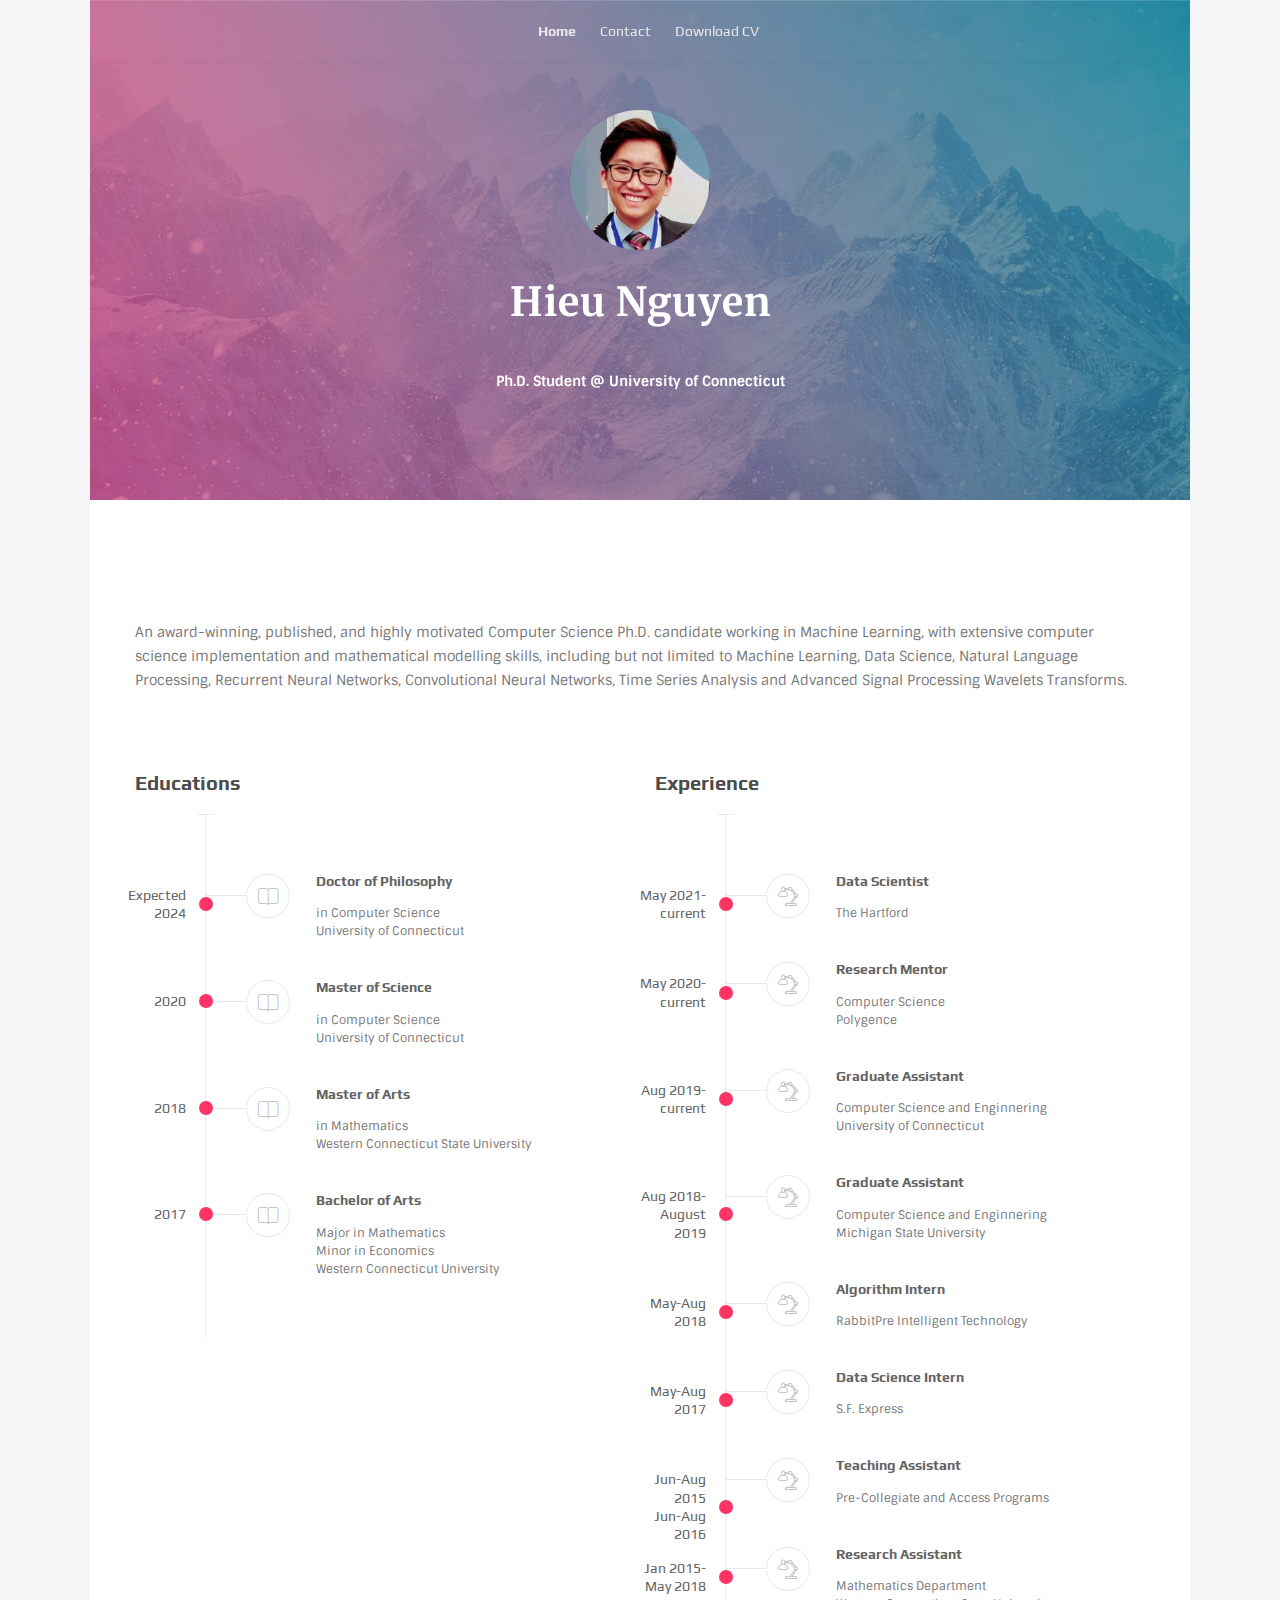
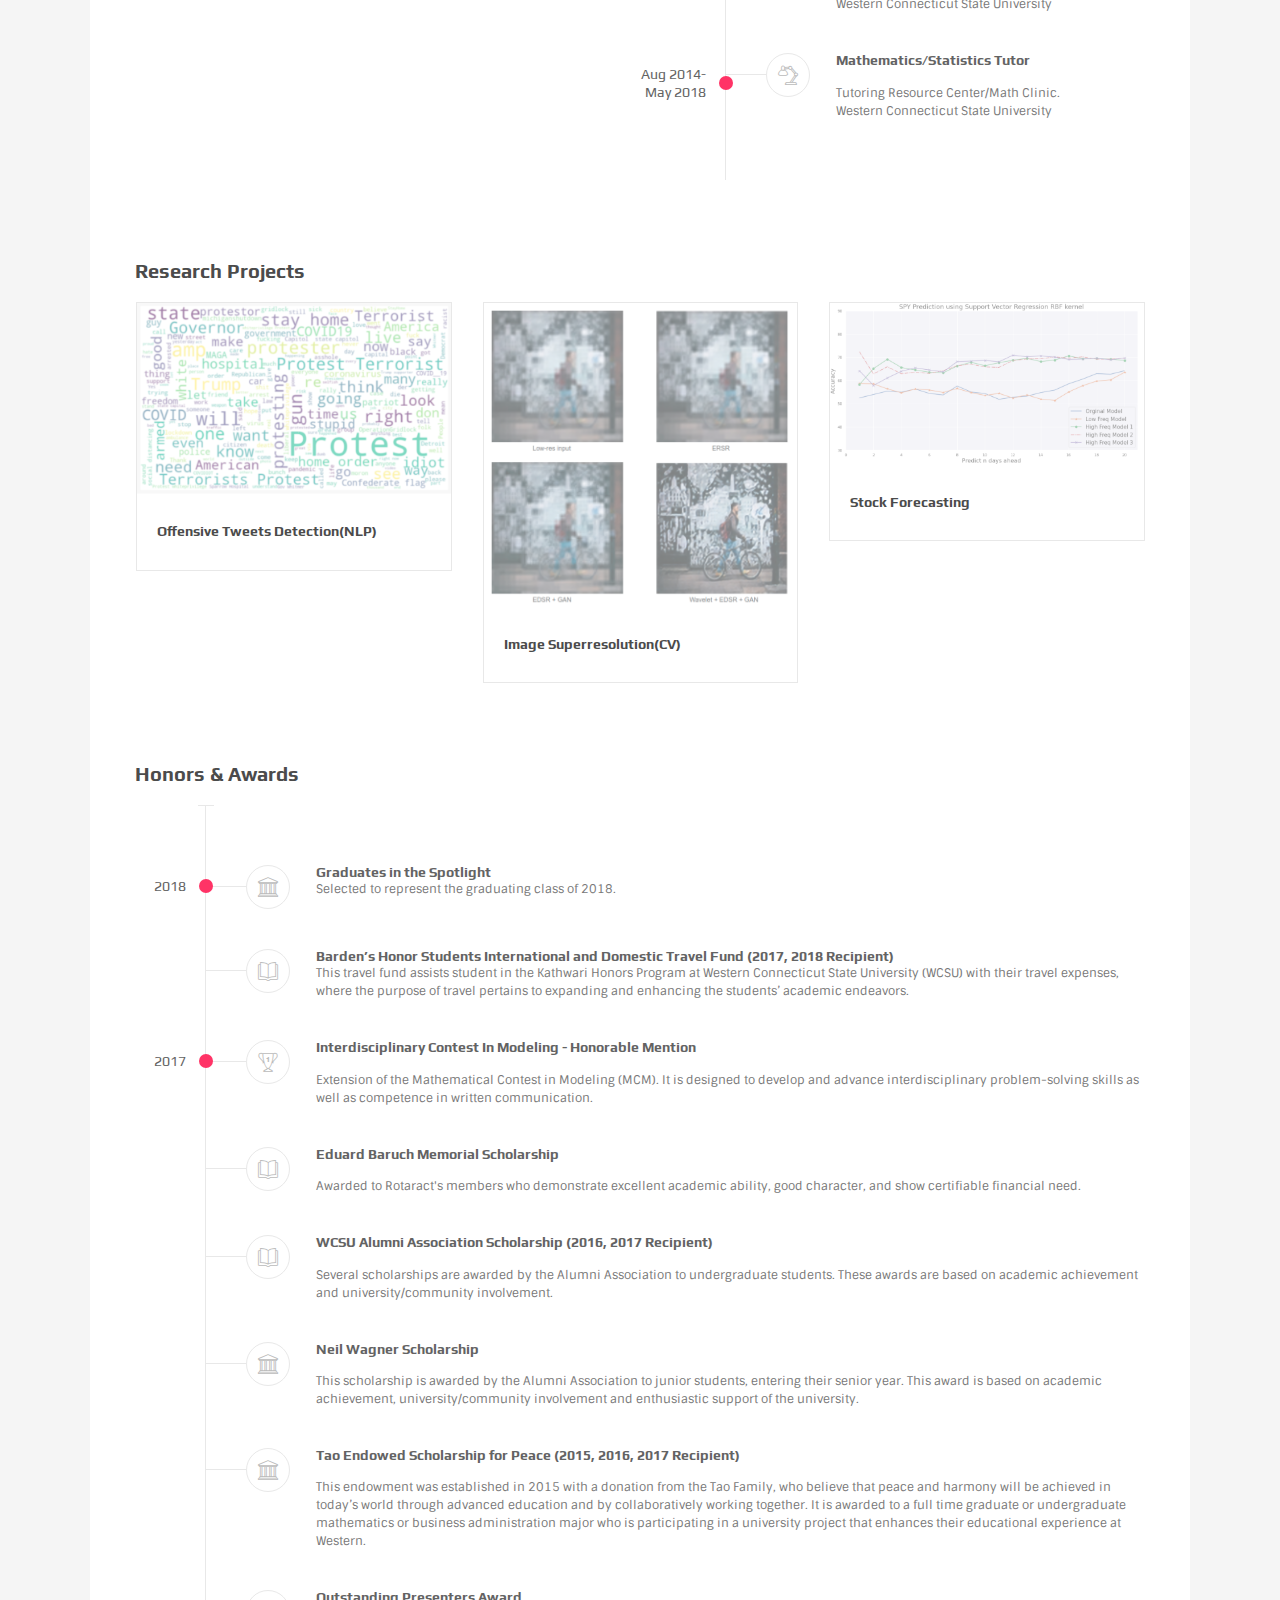
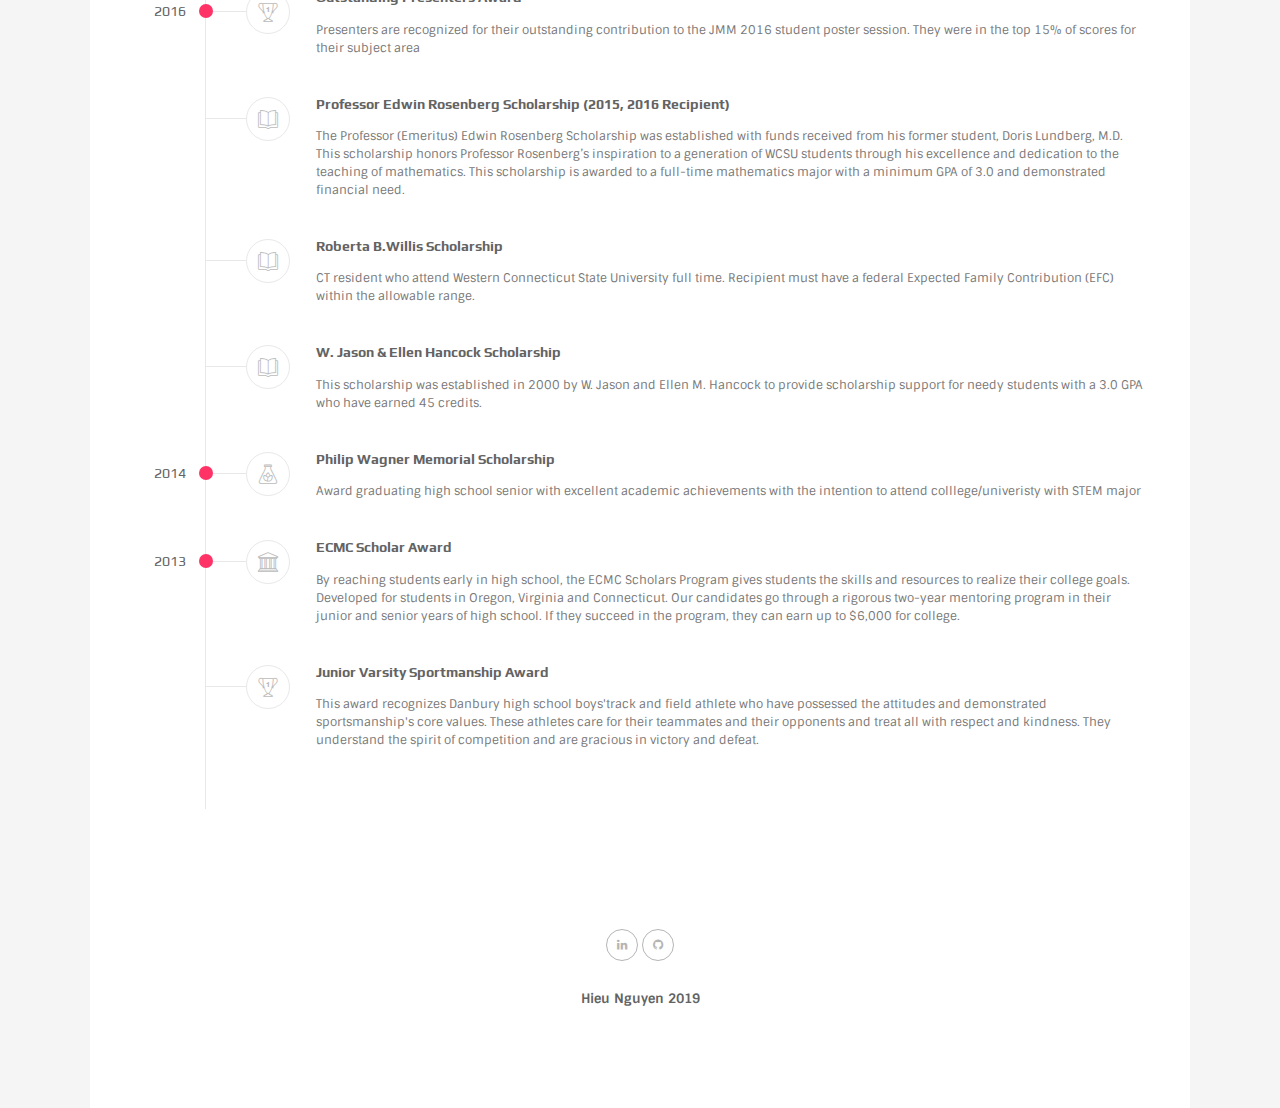
<file: index.html>
<!DOCTYPE html>
<!--
                                   _       _   
								  | |     | |    
  Designed and Coded By           | | __ _| |__  
 / _ \ \ /\ / /\ \ /\ / /\ \ /\ / / |/ _` | '_ \ 
| (_) \ V  V /  \ V  V /  \ V  V /| | (_| | |_) |
 \___/ \_/\_/    \_/\_/    \_/\_/ |_|\__,_|_.__/ 

http://themeforest.net/user/owwwlab/
                                          
-->
<html lang="en" dir="ltr" itemscope itemtype="http://schema.org/WebPage">
  <!-- #####Begin head-->
  <head>
    <meta charset="utf-8">
    <meta http-equiv="X-UA-Compatible" content="IE=edge">
    <meta name="viewport" content="width=device-width, initial-scale=1.0">
    <!-- globalise scripting and styling content language-->
    <meta name="Content-Type-Script" content="text/javascript">
    <meta name="Content-Type-Style" content="text/css">
    <!-- author of this doc-->
    <meta name="author" content="owwwlab.com">
    <!-- ################################-->
    <!-- #### add SEO metadata here-->
    <!-- ################################-->
    <!-- #####Begin styles-->
    <!-- stylesheets	-->
    <link href="assets/css/vendors/vendors.css" rel="stylesheet" type="text/css">
    <!-- Load extra page specific css-->
    <!-- Overwrite vendors-->
    <link href="assets/css/vendors/vendors-overwrites.css" rel="stylesheet" type="text/css">
    <link href="assets/css/styles.css" rel="stylesheet" type="text/css">
    <link href="assets/css/demo2.css" rel="stylesheet" type="text/css">
    <!-- #####End styles-->
    <!-- #####Begin JS-->
    <!-- add your scripts to the end of the page for sake of page load speed-->
    <!-- scripts that need to be at head section-->
    <script src="assets/js/vendors/jquery.min.js"></script>
    <!-- #####End JS-->
    <!-- #####Begin load google fonts-->
    <link href="https://fonts.googleapis.com/css?family=Play:400,700&amp;subset=latin,greek,cyrillic" rel="stylesheet" type="text/css">
    <link href="https://fonts.googleapis.com/css?family=Sintony:400,700&amp;subset=latin,greek,cyrillic" rel="stylesheet" type="text/css">
    <link href="https://fonts.googleapis.com/css?family=Merriweather:300,300italic,400,400italic,700,700italic&amp;subset=latin,greek,cyrillic" rel="stylesheet" type="text/css">
    <link href="https://fonts.googleapis.com/css?family=Exo+2:400,200,300,400italic,500,700,900&amp;subset=latin,greek,cyrillic" rel="stylesheet" type="text/css">
    <!-- #####End load google fonts-->
    <title> Hieu Nguyen</title>
  </head>
  <!-- #####End head-->
  <body class="fullwidth bg-gray sticky-header homepage">
    <div id="wrapper" class="boxed-layout bg-white">
      <section id="contents">
        <div class="head-wrapper">
          <header id="header" data-sticky-threshold='-300' class="trans dark sticky-light slim-container">
            <div class="head-main header-home text-center">
              <div class="logo-wrapper visible-sticky">
                <!-- standard Logo--><a href="index.html" class="standard-logo text-logo"><img src="assets/img/avatar.jpg" alt="Dr. Chaos Mctabi">
                  <div class="text-wrapper">
                    <h1 class="title">Hieu Q. Nguyen</h1>
                  </div></a>
              </div>
              <!-- primary navigation-->
              <ul id="primary-menu">
                <li class="current-menu-item"><a href="index.html" title="Home"><span>Home</span></a>
                </li>
                <li><a href="contact.html" title="Contact"><span>Contact</span></a>
                </li>
                <li><a href="Hieu_Nguyen_s_Résumé 10_4_2024.pdf" title="Download CV"><span>Download CV</span></a>
                </li>
              </ul>
              <!-- #####Begin icons beside menu-->
              <div class="header-icons">
                <!-- #####Begin mobile menu trigger-->
                <div class="ol-mobile-trigger hamburger hamburger--elastic">
                  <div class="hamburger-box">
                    <div class="hamburger-inner"></div>
                  </div>
                </div>
                <!-- #####End mobile menu trigger-->
              </div>
            </div>
          </header>
          <div data-img-src="assets/img/bg/06-1.jpg" data-parallax-mode="mode-title" class="page-head opacity-overlay.opacity-70 h-500 parallax-layer">
            <div class="container">
              <div class="tb-vcenter-wrapper">
                <div class="vcenter">
                  <div data-parallax-mode="mode-header-demo-2" class="ol-user-profile parallax-layer">
                    <div class="avatar"><img src="assets/img/people-01.jpg"></div>
                    <h1 class="title">Hieu Nguyen</h1>
                    <h2 class="subtitle">Ph.D. Student @ University of Connecticut</h2>
                  </div>
                </div>
              </div>
            </div>
          </div>
        </div>
        <div class="page-contents">
          <section class="section slim-container p-bottom-80">
            <div class="container">
              <p>An award-winning, published, and highly motivated Computer Science Ph.D. candidate working in Machine Learning,
with extensive computer science implementation and mathematical modelling skills, including but not limited to Machine Learning, Data
Science, Natural Language Processing, Recurrent Neural Networks, Convolutional Neural Networks, Time Series Analysis and Advanced
Signal Processing Wavelets Transforms.
              </p>
            </div>
          </section>
          <section class="slim-container">
            <div class="container">
              <div class="row">
                <div class="col-md-6">
                  <h3>Educations</h3>
                  <div class="ol-timeline">
                    <div class="tl-item pub-item with-icon"><span class="item-section">Expected 2024</span>
                      <div class="elem-wrapper"><i class="oli oli-bookmark"></i></div>
                      <div class="content-wrapper">
                        <h3 class="title">Doctor of Philosophy</h3>
                        <div class="description">
                          <p>in Computer Science <br> University of Connecticut</p>
                        </div>
                      </div>
                    </div>
                    <div class="tl-item pub-item with-icon"><span class="item-section">2020</span>
                      <div class="elem-wrapper"><i class="oli oli-bookmark"></i></div>
                      <div class="content-wrapper">
                        <h3 class="title">Master of Science</h3>
                        <div class="description">
                          <p>in Computer Science <br> University of Connecticut</p>
                        </div>
                      </div>
                    </div>
                    <div class="tl-item pub-item with-icon"><span class="item-section">2018</span>
                      <div class="elem-wrapper"><i class="oli oli-bookmark"></i></div>
                      <div class="content-wrapper">
                        <h3 class="title">Master of Arts</h3>
                        <div class="description">
                          <p>in Mathematics <br> Western Connecticut State University</p>
                        </div>
                      </div>
                    </div>
                    <div class="tl-item pub-item with-icon"><span class="item-section">2017</span>
                      <div class="elem-wrapper"><i class="oli oli-bookmark"></i></div>
                      <div class="content-wrapper">
                        <h3 class="title">Bachelor of Arts</h3>
                        <div class="description">
                          <p>Major in Mathematics <br> Minor in Economics <br> Western Connecticut University</p>
                        </div>
                      </div>
                    </div>
                  </div>
                </div>
                <div class="col-md-6">
                  <h3>Experience</h3>
                  <div class="ol-timeline">
	        <div class="tl-item pub-item with-icon"><span class="item-section">May 2021-current</span>
                      <div class="elem-wrapper"><i class="oli oli-desk_lamp"></i></div>
                      <div class="content-wrapper">
                        <h3 class="title">Data Scientist</h3>
                        <div class="description">
                          <p>The Hartford</p>
                        </div>
                      </div>
                    </div>
                    <div class="tl-item pub-item with-icon"><span class="item-section">May 2020-current</span>
                      <div class="elem-wrapper"><i class="oli oli-desk_lamp"></i></div>
                      <div class="content-wrapper">
                        <h3 class="title">Research Mentor</h3>
                        <div class="description">
                          <p>Computer Science <br> Polygence</p>
                        </div>
                      </div>
                    </div>
                    <div class="tl-item pub-item with-icon"><span class="item-section">Aug 2019-current</span>
                      <div class="elem-wrapper"><i class="oli oli-desk_lamp"></i></div>
                      <div class="content-wrapper">
                        <h3 class="title">Graduate Assistant</h3>
                        <div class="description">
                          <p>Computer Science and Enginnering <br> University of Connecticut</p>
                        </div>
                      </div>
                    </div>
                    <div class="tl-item pub-item with-icon"><span class="item-section">Aug 2018-August 2019</span>
                      <div class="elem-wrapper"><i class="oli oli-desk_lamp"></i></div>
                      <div class="content-wrapper">
                        <h3 class="title">Graduate Assistant</h3>
                        <div class="description">
                          <p>Computer Science and Enginnering <br> Michigan State University</p>
                        </div>
                      </div>
                    </div>
                    <div class="tl-item pub-item with-icon"><span class="item-section">May-Aug 2018</span>
                      <div class="elem-wrapper"><i class="oli oli-desk_lamp"></i></div>
                      <div class="content-wrapper">
                        <h3 class="title">Algorithm Intern</h3>
                        <div class="description">
                          <p>RabbitPre Intelligent Technology</p>
                        </div>
                      </div>
                    </div>
                    <div class="tl-item pub-item with-icon"><span class="item-section">May-Aug 2017</span>
                      <div class="elem-wrapper"><i class="oli oli-desk_lamp"></i></div>
                      <div class="content-wrapper">
                        <h3 class="title">Data Science Intern</h3>
                        <div class="description">
                          <p>S.F. Express</p>
                        </div>
                      </div>
                    </div>
                    <div class="tl-item pub-item with-icon"><span class="item-section">Jun-Aug 2015 <br> Jun-Aug 2016 </span>
                      <div class="elem-wrapper"><i class="oli oli-desk_lamp"></i></div>
                      <div class="content-wrapper">
                        <h3 class="title">Teaching Assistant</h3>
                        <div class="description">
                          <p>Pre-Collegiate and Access Programs</p>
                        </div>
                      </div>
                    </div>
                    <div class="tl-item pub-item with-icon"><span class="item-section">Jan 2015-May 2018</span>
                      <div class="elem-wrapper"><i class="oli oli-desk_lamp"></i></div>
                      <div class="content-wrapper">
                        <h3 class="title">Research Assistant</h3>
                        <div class="description">
                          <p>Mathematics Department <br> Western Connecticut State University </p>
                        </div>
                      </div>
                    </div>
                    <div class="tl-item pub-item with-icon"><span class="item-section">Aug 2014-May 2018</span>
                      <div class="elem-wrapper"><i class="oli oli-desk_lamp"></i></div>
                      <div class="content-wrapper">
                        <h3 class="title">Mathematics/Statistics Tutor</h3>
                        <div class="description">
                          <p>Tutoring Resource Center/Math Clinic. <br> Western Connecticut State University </p>
                        </div>
                      </div>
                    </div>
                  </div>
                </div>
              </div>
            </div>
          </section>
          <section class="section section-narrow slim-container">
            <div class="container">
              <div class="row">
                <div class="col-md-12">
                  <h3>Research Projects</h3>


                  <!--<p>Coming soon</p>-->
		<div data-cols="3" data-nav="true" data-margin="30" data-cols-md='2' data-loop class="owl-carousel items featured-items owwwlab-theme nav-center">
			<a href="Social Mining.pdf" class="featured-item boxed">
                      <div class="features-image ov-light-alpha-50"><img src="assets/img/Screenshot from 2020-12-24 00-47-10.png"alt="image"></div> 
                      <h3 class="features-title">Offensive Tweets Detection(NLP)</h3></a>
			<a href="ComputerVision.pdf" class="featured-item boxed">
                      <div class="features-image ov-light-alpha-50"><img src="assets/img/Screenshot from 2020-12-24 00-51-31.png" alt="image"></div>
                      <h3 class="features-title">Image Superresolution(CV)</h3></a>
			<a href="Time_Series_Project.pdf" class="featured-item boxed">
                      <div class="features-image ov-light-alpha-50"><img src="assets/img/Screenshot from 2020-12-24 01-13-42.png" alt="image"></div> 
			<h3 class="features-title">Stock Forecasting</h3></a>


                </div>
              </div>
            </div>
          </section>
          <section class="section slim-container p-bottom-0 p-top-0">
            <div class="container">
              <h3>Honors &amp; Awards</h3>
              <div class="ol-timeline">
                <div class="tl-item pub-item with-icon"><span class="item-section">2018</span>
                  <div class="elem-wrapper"><i class="oli oli-university"></i></div>
                  <div class="content-wrapper">
                    <a href="http://wcsu.edu/grad-spotlights/2018/05/02/hieu-nguyen/"> <h3  class="title">Graduates in the Spotlight </h3> </a>
                    <div class="description">
                      <p>Selected to represent the graduating class of 2018.</p>
                    </div>
                  </div>
                </div>
                <div class="tl-item pub-item with-icon">
                  <div class="elem-wrapper"><i class="oli oli-literature"></i></div>
                  <div class="content-wrapper">
                    <a href="https://www.wcsu.edu/honors/honors-students-in-action/"> <h3 class="title">Barden’s Honor Students International and Domestic Travel Fund (2017, 2018 Recipient)</h3> </a>
                    <div class="description">
                      <p>This travel fund assists student in the Kathwari Honors Program at Western Connecticut State University (WCSU) with their travel expenses, where the purpose of travel pertains to expanding and enhancing the students’ academic endeavors.</p>
                    </div>
                  </div>
                </div>
                <div class="tl-item pub-item with-icon"><span class="item-section">2017</span>
                  <div class="elem-wrapper"><i class="oli oli-trophy"></i></div>
                  <div class="content-wrapper"><a href="http://www.comap-math.com/mcm/2017Certs/61680.pdf">
                    <h3 class="title">Interdisciplinary Contest In Modeling - Honorable Mention</h3>
                    <div class="description">
                      <p>Extension of the Mathematical Contest in Modeling (MCM). It is designed to develop and advance interdisciplinary problem-solving skills as well as competence in written communication.</p>
                    </div></a>
                  </div>
                </div>
                <div class="tl-item pub-item with-icon">
                  <div class="elem-wrapper"><i class="oli oli-literature"></i></div>
                  <div class="content-wrapper">
                    <h3 class="title">Eduard Baruch Memorial Scholarship</h3>
                    <div class="description">
                      <p>Awarded to Rotaract's members who demonstrate excellent academic ability, good character, and show certifiable financial need.</p>
                    </div>
                  </div>
                </div>
                <div class="tl-item pub-item with-icon">
                  <div class="elem-wrapper"><i class="oli oli-literature"></i></div>
                  <div class="content-wrapper">
                    <h3 class="title">WCSU Alumni Association Scholarship (2016, 2017 Recipient)</h3>
                    <div class="description">
                      <p>Several scholarships are awarded by the Alumni Association to undergraduate students. These awards are based on academic achievement and university/community involvement.</p>
                    </div>
                  </div>
                </div>
                <div class="tl-item pub-item with-icon">
                  <div class="elem-wrapper"><i class="oli oli-university"></i></div>
                  <div class="content-wrapper">
                    <h3 class="title">Neil Wagner Scholarship</h3>
                    <div class="description">
                      <p> This scholarship is awarded by the Alumni Association to junior students, entering their senior year. This award is based on academic achievement, university/community involvement and enthusiastic support of the university. </p>
                    </div>
                  </div>
                </div>
                <div class="tl-item pub-item with-icon">
                  <div class="elem-wrapper"><i class="oli oli-university"></i></div>
                  <div class="content-wrapper">
                    <h3 class="title">Tao Endowed Scholarship for Peace (2015, 2016, 2017 Recipient)</h3>
                    <div class="description">
                      <p>This endowment was established in 2015 with a donation from the Tao Family, who believe that peace and harmony will be achieved in today’s world through advanced education and by collaboratively working together. It is awarded to a full time graduate or undergraduate mathematics or business administration major who is participating in a university project that enhances their educational experience at Western. </p>
                    </div>
                  </div>
                </div>
                <div class="tl-item pub-item with-icon"><span class="item-section">2016</span>
                  <div class="elem-wrapper"><i class="oli oli-trophy"></i></div>
                  <div class="content-wrapper">
                    <a href="https://www.maa.org/sites/default/files/pdf/sigmaa/big/jmm_2016_outstanding_posters.pdf"> <h3 class="title">Outstanding Presenters Award</h3>
                    <div class="description">
                      <p> Presenters are recognized for their outstanding contribution to the JMM 2016 student poster session. They were in the top 15% of scores for their subject area  </p>
                    </div></a>
                  </div>
                </div>
                <div class="tl-item pub-item with-icon">
                  <div class="elem-wrapper"><i class="oli oli-literature"></i></div>
                  <div class="content-wrapper">
                    <h3 class="title">Professor Edwin Rosenberg Scholarship (2015, 2016 Recipient)</h3>
                    <div class="description">
                      <p>The Professor (Emeritus) Edwin Rosenberg Scholarship was established with funds received from his former student, Doris Lundberg, M.D. This scholarship honors Professor Rosenberg’s inspiration to a generation of WCSU students through his excellence and dedication to the teaching of mathematics. This scholarship is awarded to a full-time mathematics major with a minimum GPA of 3.0 and demonstrated financial need.</p>
                    </div>
                  </div>
                </div>
                <div class="tl-item pub-item with-icon">
                  <div class="elem-wrapper"><i class="oli oli-literature"></i></div>
                  <div class="content-wrapper">
                    <h3 class="title">Roberta B.Willis Scholarship</h3>
                    <div class="description">
                      <p> CT resident who attend Western Connecticut State University full time.  Recipient must have a federal Expected Family Contribution (EFC) within the allowable range.</p>
                    </div>
                  </div>
                </div>
                <div class="tl-item pub-item with-icon">
                  <div class="elem-wrapper"><i class="oli oli-literature"></i></div>
                  <div class="content-wrapper">
                    <h3 class="title">W. Jason & Ellen Hancock Scholarship</h3>
                    <div class="description">
                      <p>This scholarship was established in 2000 by W. Jason and Ellen M. Hancock to provide scholarship support for needy students with a 3.0 GPA who have earned 45 credits.</p>
                    </div>
                  </div>
                </div>
                <div class="tl-item pub-item with-icon"><span class="item-section">2014</span>
                  <div class="elem-wrapper"><i class="oli oli-biomass"></i></div>
                  <div class="content-wrapper">
                    <h3 class="title">Philip Wagner Memorial Scholarship</h3>
                    <div class="description">
                      <p>Award graduating high school senior with excellent academic achievements with the intention to attend colllege/univeristy with STEM major </p>
                    </div>
                  </div>
                </div>
                <div class="tl-item pub-item with-icon"><span class="item-section">2013</span>
                  <div class="elem-wrapper"><i class="oli oli-university"></i></div>
                  <div class="content-wrapper">
                    <h3 class="title">ECMC Scholar Award</h3>
                    <div class="description">
                      <p> By reaching students early in high school, the ECMC Scholars Program gives students the skills and resources to realize their college goals. Developed for students in Oregon, Virginia and Connecticut. Our candidates go through a rigorous two-year mentoring program in their junior and senior years of high school. If they succeed in the program, they can earn up to $6,000 for college.</p>
                    </div>
                  </div>
                </div>
                <div class="tl-item pub-item with-icon">
                  <div class="elem-wrapper"><i class="oli oli-trophy"></i></div>
                  <div class="content-wrapper">
                    <h3 class="title">Junior Varsity Sportmanship Award</h3>
                    <div class="description">
                      <p>This award recognizes Danbury high school boys'track and field athlete who have possessed the attitudes and demonstrated sportsmanship's core values. These athletes care for their teammates and their opponents and treat all with respect and kindness. They understand the spirit of competition and are gracious in victory and defeat.</p>
                    </div>
                  </div>
                </div>
              </div>
            </div>
          </section>
        </div>
      </section>
      <!-- end #contents-->
      <div class="row slim-container bg-white">
        <div class="container">
          <div class="sp-line-0 bg-white"></div>
        </div>
      </div>
      <footer id="footer">
        <div id="footer-main" class="text-center bg-white">
          <div class="row">
            <div class="container">
              <div class="col-md-6 col-md-offset-3">
                <ul class="social-icons shape-circle hover-theme m-top-20">
                  <li><a href="https://www.linkedin.com/in/nguyen-hieu"><i class="fa fa-linkedin"></i></a></li>
                  <li><a href="https://github.com/nguyen084"><i class="fa fa-github"></i></a></li>
                </ul>
                <div class="sp-blank-20"></div>
                <div class="copyright">Hieu Nguyen 2019</div>
              </div>
            </div>
          </div>
        </div>
      </footer>
      <!-- end #footer-->
    </div>
    <!-- #####Begin scripts-->
    <script src="assets/js/vendors/vendors.js"></script>
    <!-- Local Revolution tools-->
    <!-- Only for local and can be removed on server-->
    <script type="text/javascript" src="assets/revolution/js/extensions/revolution.extension.video.min.js"></script>
    <script type="text/javascript" src="assets/revolution/js/extensions/revolution.extension.slideanims.min.js"></script>
    <script type="text/javascript" src="assets/revolution/js/extensions/revolution.extension.actions.min.js"></script>
    <script type="text/javascript" src="assets/revolution/js/extensions/revolution.extension.layeranimation.min.js"></script>
    <script type="text/javascript" src="assets/revolution/js/extensions/revolution.extension.kenburn.min.js"></script>
    <script type="text/javascript" src="assets/revolution/js/extensions/revolution.extension.navigation.min.js"></script>
    <script type="text/javascript" src="assets/revolution/js/extensions/revolution.extension.migration.min.js"></script>
    <script type="text/javascript" src="assets/revolution/js/extensions/revolution.extension.parallax.min.js"></script>
    <script src="assets/js/custom.js"></script>
    <script src="http://localhost:35729/livereload.js"></script>
    <!-- #####End scripts-->
  </body>
</html>
</file>
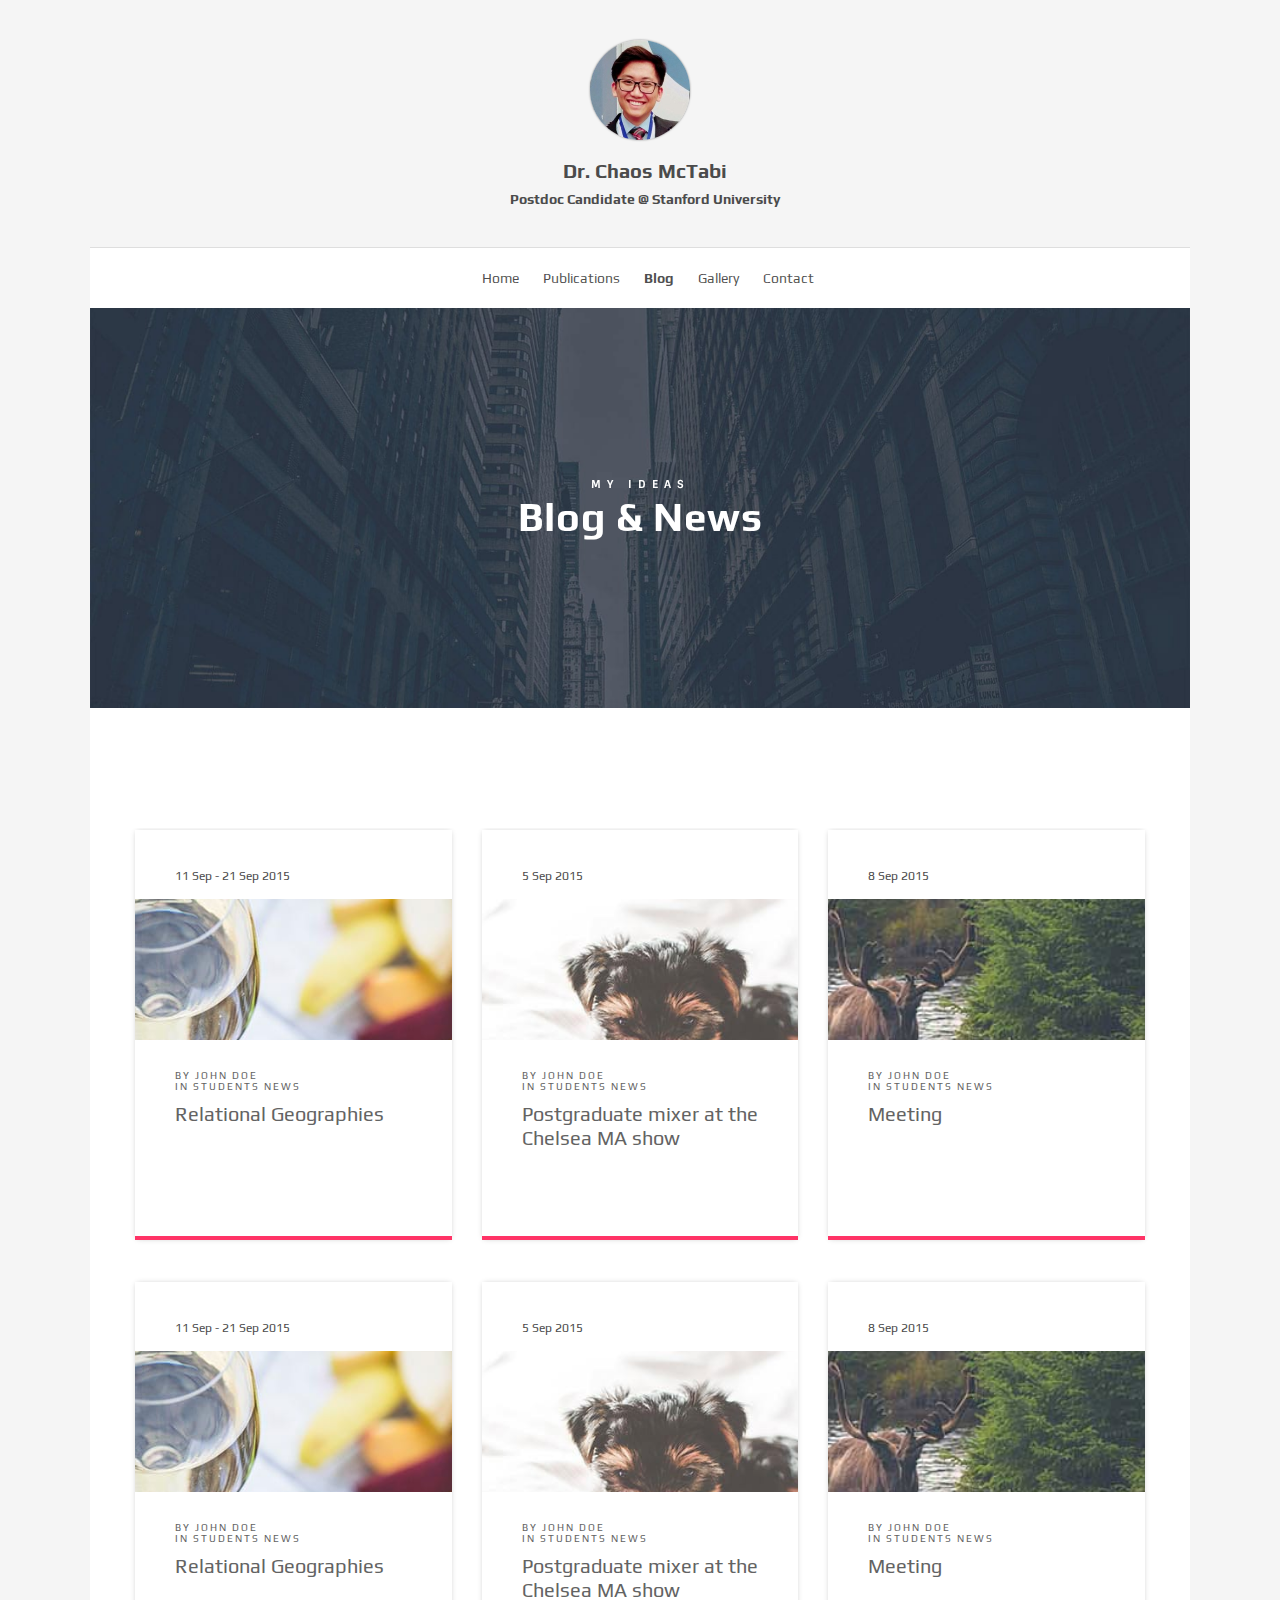
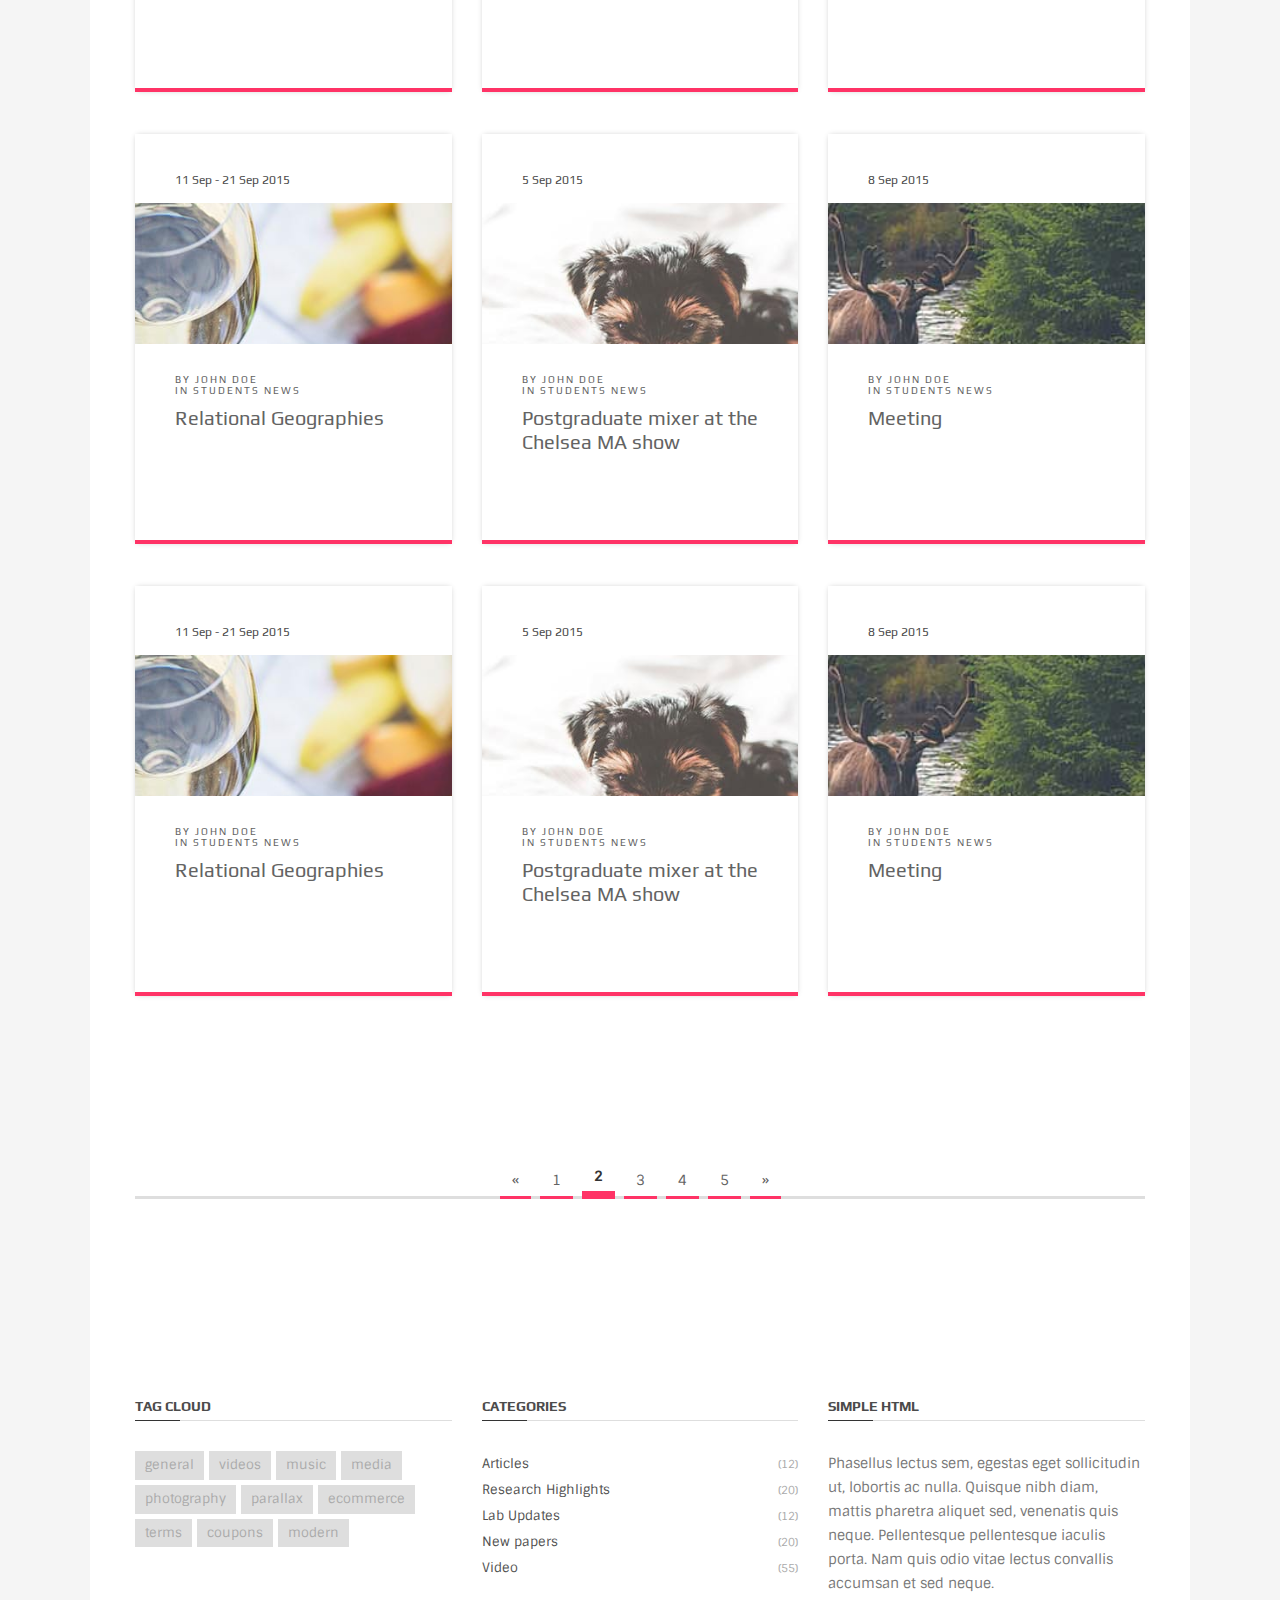
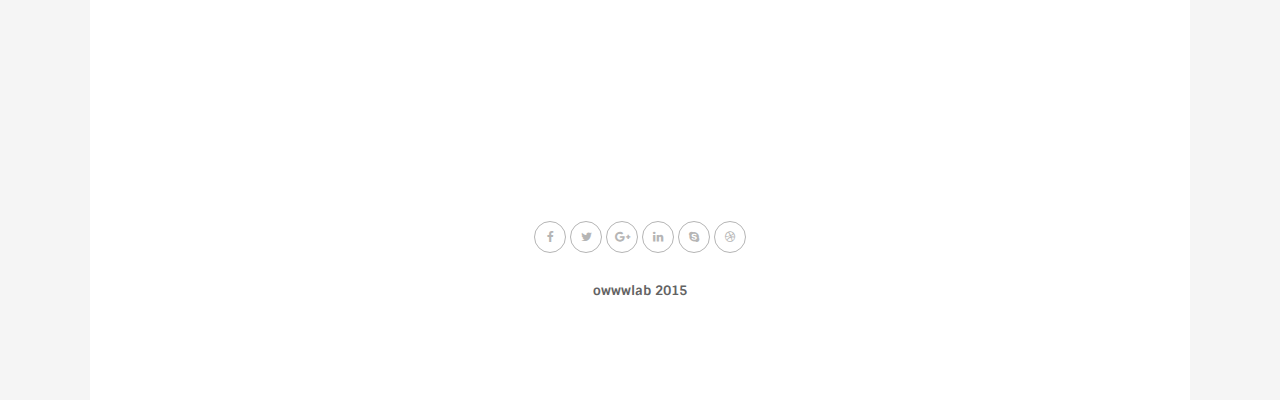
<file: blog.html>
<!DOCTYPE html>
<!--
                                   _       _   
								  | |     | |    
  Designed and Coded By           | | __ _| |__  
 / _ \ \ /\ / /\ \ /\ / /\ \ /\ / / |/ _` | '_ \ 
| (_) \ V  V /  \ V  V /  \ V  V /| | (_| | |_) |
 \___/ \_/\_/    \_/\_/    \_/\_/ |_|\__,_|_.__/ 

http://themeforest.net/user/owwwlab/
                                          
-->
<html lang="en" dir="ltr" itemscope itemtype="http://schema.org/WebPage">
  <!-- #####Begin head-->
  <head>
    <meta charset="utf-8">
    <meta http-equiv="X-UA-Compatible" content="IE=edge">
    <meta name="viewport" content="width=device-width, initial-scale=1.0">
    <!-- globalise scripting and styling content language-->
    <meta name="Content-Type-Script" content="text/javascript">
    <meta name="Content-Type-Style" content="text/css">
    <!-- author of this doc-->
    <meta name="author" content="owwwlab.com">
    <!-- ################################-->
    <!-- #### add SEO metadata here-->
    <!-- ################################-->
    <!-- #####Begin styles-->
    <!-- stylesheets	-->
    <link href="assets/css/vendors/vendors.css" rel="stylesheet" type="text/css">
    <!-- Load extra page specific css-->
    <!-- Overwrite vendors-->
    <link href="assets/css/vendors/vendors-overwrites.css" rel="stylesheet" type="text/css">
    <link href="assets/css/styles.css" rel="stylesheet" type="text/css">
    <link href="assets/css/demo2.css" rel="stylesheet" type="text/css">
    <!-- #####End styles-->
    <!-- #####Begin JS-->
    <!-- add your scripts to the end of the page for sake of page load speed-->
    <!-- scripts that need to be at head section-->
    <script src="assets/js/vendors/jquery.min.js"></script>
    <!-- #####End JS-->
    <!-- #####Begin load google fonts-->
    <link href="https://fonts.googleapis.com/css?family=Play:400,700&amp;subset=latin,greek,cyrillic" rel="stylesheet" type="text/css">
    <link href="https://fonts.googleapis.com/css?family=Sintony:400,700&amp;subset=latin,greek,cyrillic" rel="stylesheet" type="text/css">
    <link href="https://fonts.googleapis.com/css?family=Merriweather:300,300italic,400,400italic,700,700italic&amp;subset=latin,greek,cyrillic" rel="stylesheet" type="text/css">
    <link href="https://fonts.googleapis.com/css?family=Exo+2:400,200,300,400italic,500,700,900&amp;subset=latin,greek,cyrillic" rel="stylesheet" type="text/css">
    <!-- #####End load google fonts-->
    <title>Blog &amp; News - CHAOS HTML Template</title>
  </head>
  <!-- #####End head-->
  <body class="fullwidth bg-gray sticky-header">
    <div id="wrapper" class="boxed-layout-padding">
      <header id="header" data-sticky-threshold='-300' class=" light sticky-light">
        <div class="head-main slim-container text-center">
          <div class="logo-wrapper">
            <!-- standard Logo--><a href="index.html" class="standard-logo text-logo"><img src="assets/img/avatar.jpg" alt="Dr. Chaos Mctabi">
              <div class="text-wrapper">
                <h1 class="title">Dr. Chaos McTabi</h1>
                <h2 class="subtitle hidden-sticky">Postdoc Candidate @ Stanford University</h2>
              </div></a>
          </div>
          <!-- primary navigation-->
          <ul id="primary-menu">
            <li><a href="index.html" title="Home"><span>Home</span></a>
            </li>
            <li><a href="publications.html" title="Publications"><span>Publications</span></a>
            </li>
            <li class="current-menu-item"><a href="blog.html" title="Blog"><span>Blog</span></a>
            </li>
            <li><a href="gallery.html" title="Gallery"><span>Gallery</span></a>
            </li>
            <li><a href="contact.html" title="Contact"><span>Contact</span></a>
            </li>
          </ul>
          <!-- #####Begin icons beside menu-->
          <div class="header-icons">
            <!-- #####Begin mobile menu trigger-->
            <div class="ol-mobile-trigger hamburger hamburger--elastic">
              <div class="hamburger-box">
                <div class="hamburger-inner"></div>
              </div>
            </div>
            <!-- #####End mobile menu trigger-->
          </div>
        </div>
      </header>
      <!-- end #header-->
      <section id="contents">
        <!-- handle parallax mods-->
        <div class="page-head h-400 center-it parallax-layer dark" data-img-src="assets/img/page-title-bg-dark-1.jpg" data-parallax-mode="mode-title">
          <div class="container">
            <div class="tb-vcenter-wrapper">
              <div class="title-wrapper vcenter parallax-layer" data-parallax-mode="mode-header-demo-2">
                <h4 class="head">My Ideas</h4>
                <h1 class="title">Blog &amp; News</h1>
              </div>
            </div>
          </div>
        </div>
        <div class="page-contents">
          <!-- #####Begin main area-->
          <section id="main-area">
            <section class="section slim-container">
              <div class="container">
                <div class="row multi-columns-row col-margin-bottom-40">
                  <div class="col-md-4 col-sm-6"><a href="single-post.html" class="journal-el set-bg"><img src="assets/img/publications/grid/04.jpg" class="set-me">
                      <div class="contents">
                        <div class="header">
                          <h6>11 Sep - 21 Sep 2015</h6>
                        </div>
                        <div class="footer">
                          <h6 class="sub-title">
                            By John Doe</br>
                            In Students News
                          </h6>
                          <h2 class="title">Relational Geographies</h2>
                        </div>
                      </div></a></div>
                  <div class="col-md-4 col-sm-6"><a href="single-post.html" class="journal-el set-bg"><img src="assets/img/publications/grid/03.jpg" class="set-me">
                      <div class="contents">
                        <div class="header">
                          <h6>5 Sep 2015</h6>
                        </div>
                        <div class="footer">
                          <h6 class="sub-title">
                            By John Doe</br>
                            In Students News
                          </h6>
                          <h2 class="title">Postgraduate mixer at the Chelsea MA show</h2>
                        </div>
                      </div></a></div>
                  <div class="col-md-4 col-sm-6"><a href="single-post.html" class="journal-el set-bg"><img src="assets/img/publications/grid/02.jpg" class="set-me">
                      <div class="contents">
                        <div class="header">
                          <h6>8 Sep 2015</h6>
                        </div>
                        <div class="footer">
                          <h6 class="sub-title">
                            By John Doe</br>
                            In Students News
                          </h6>
                          <h2 class="title">Meeting</h2>
                        </div>
                      </div></a></div>
                  <div class="col-md-4 col-sm-6"><a href="single-post.html" class="journal-el set-bg"><img src="assets/img/publications/grid/04.jpg" class="set-me">
                      <div class="contents">
                        <div class="header">
                          <h6>11 Sep - 21 Sep 2015</h6>
                        </div>
                        <div class="footer">
                          <h6 class="sub-title">
                            By John Doe</br>
                            In Students News
                          </h6>
                          <h2 class="title">Relational Geographies</h2>
                        </div>
                      </div></a></div>
                  <div class="col-md-4 col-sm-6"><a href="single-post.html" class="journal-el set-bg"><img src="assets/img/publications/grid/03.jpg" class="set-me">
                      <div class="contents">
                        <div class="header">
                          <h6>5 Sep 2015</h6>
                        </div>
                        <div class="footer">
                          <h6 class="sub-title">
                            By John Doe</br>
                            In Students News
                          </h6>
                          <h2 class="title">Postgraduate mixer at the Chelsea MA show</h2>
                        </div>
                      </div></a></div>
                  <div class="col-md-4 col-sm-6"><a href="single-post.html" class="journal-el set-bg"><img src="assets/img/publications/grid/02.jpg" class="set-me">
                      <div class="contents">
                        <div class="header">
                          <h6>8 Sep 2015</h6>
                        </div>
                        <div class="footer">
                          <h6 class="sub-title">
                            By John Doe</br>
                            In Students News
                          </h6>
                          <h2 class="title">Meeting</h2>
                        </div>
                      </div></a></div>
                  <div class="col-md-4 col-sm-6"><a href="single-post.html" class="journal-el set-bg"><img src="assets/img/publications/grid/04.jpg" class="set-me">
                      <div class="contents">
                        <div class="header">
                          <h6>11 Sep - 21 Sep 2015</h6>
                        </div>
                        <div class="footer">
                          <h6 class="sub-title">
                            By John Doe</br>
                            In Students News
                          </h6>
                          <h2 class="title">Relational Geographies</h2>
                        </div>
                      </div></a></div>
                  <div class="col-md-4 col-sm-6"><a href="single-post.html" class="journal-el set-bg"><img src="assets/img/publications/grid/03.jpg" class="set-me">
                      <div class="contents">
                        <div class="header">
                          <h6>5 Sep 2015</h6>
                        </div>
                        <div class="footer">
                          <h6 class="sub-title">
                            By John Doe</br>
                            In Students News
                          </h6>
                          <h2 class="title">Postgraduate mixer at the Chelsea MA show</h2>
                        </div>
                      </div></a></div>
                  <div class="col-md-4 col-sm-6"><a href="single-post.html" class="journal-el set-bg"><img src="assets/img/publications/grid/02.jpg" class="set-me">
                      <div class="contents">
                        <div class="header">
                          <h6>8 Sep 2015</h6>
                        </div>
                        <div class="footer">
                          <h6 class="sub-title">
                            By John Doe</br>
                            In Students News
                          </h6>
                          <h2 class="title">Meeting</h2>
                        </div>
                      </div></a></div>
                  <div class="col-md-4 col-sm-6"><a href="single-post.html" class="journal-el set-bg"><img src="assets/img/publications/grid/04.jpg" class="set-me">
                      <div class="contents">
                        <div class="header">
                          <h6>11 Sep - 21 Sep 2015</h6>
                        </div>
                        <div class="footer">
                          <h6 class="sub-title">
                            By John Doe</br>
                            In Students News
                          </h6>
                          <h2 class="title">Relational Geographies</h2>
                        </div>
                      </div></a></div>
                  <div class="col-md-4 col-sm-6"><a href="single-post.html" class="journal-el set-bg"><img src="assets/img/publications/grid/03.jpg" class="set-me">
                      <div class="contents">
                        <div class="header">
                          <h6>5 Sep 2015</h6>
                        </div>
                        <div class="footer">
                          <h6 class="sub-title">
                            By John Doe</br>
                            In Students News
                          </h6>
                          <h2 class="title">Postgraduate mixer at the Chelsea MA show</h2>
                        </div>
                      </div></a></div>
                  <div class="col-md-4 col-sm-6"><a href="single-post.html" class="journal-el set-bg"><img src="assets/img/publications/grid/02.jpg" class="set-me">
                      <div class="contents">
                        <div class="header">
                          <h6>8 Sep 2015</h6>
                        </div>
                        <div class="footer">
                          <h6 class="sub-title">
                            By John Doe</br>
                            In Students News
                          </h6>
                          <h2 class="title">Meeting</h2>
                        </div>
                      </div></a></div>
                </div>
                <div class="sp-blank-100"></div>
                <!-- #####Begin pagination links-->
                <nav class="ol-pagination lined-links">
                  <ul class="pagination">
                    <li><a href="#">&laquo;</a></li>
                    <li><a href="#">1</a></li>
                    <li class="active"><a href="#">2</a></li>
                    <li><a href="#">3</a></li>
                    <li><a href="#">4</a></li>
                    <li><a href="#">5</a></li>
                    <li><a href="#">&raquo;</a></li>
                  </ul>
                </nav>
                <!-- #####End pagination links-->
              </div>
            </section>
            <section class="section section-narrow slim-container">
              <div class="container">
                <div class="row">
                  <div class="col-md-4 col-sm-6 m-bottom-40">
                    <div class="widget">
                      <h4>Tag Cloud</h4>
                      <div class="tagcloud"><a href="#">general</a><a href="#">videos</a><a href="#">music</a><a href="#">media</a><a href="#">photography</a><a href="#">parallax</a><a href="#">ecommerce</a><a href="#">terms</a><a href="#">coupons</a><a href="#">modern								</a></div>
                    </div>
                  </div>
                  <div class="col-md-4 col-sm-6 m-bottom-40">
                    <div class="widget">
                      <h4>Categories</h4>
                      <div class="category-list"><a href="#" class="cat">Articles<span class="pull-right">12</span></a><a href="#" class="cat">Research Highlights<span class="pull-right">20</span></a><a href="#" class="cat">Lab Updates<span class="pull-right">12</span></a><a href="#" class="cat">New papers<span class="pull-right">20</span></a><a href="#" class="cat">Video<span class="pull-right">55</span></a></div>
                    </div>
                  </div>
                  <div class="col-md-4 col-sm-6 m-bottom-40">
                    <div class="widget">
                      <h4>Simple HTML</h4>
                      <div class="html-widget">
                        <p>Phasellus lectus sem, egestas eget sollicitudin ut, lobortis ac nulla. Quisque nibh diam, mattis pharetra aliquet sed, venenatis quis neque. Pellentesque pellentesque iaculis porta. Nam quis odio vitae lectus convallis accumsan et sed neque.</p>
                      </div>
                    </div>
                  </div>
                </div>
              </div>
            </section>
          </section>
          <!-- #####End main area
          -->
          <div class="clearfix"></div>
        </div>
      </section>
      <!-- end #contents-->
      <div class="row slim-container bg-white">
        <div class="container">
          <div class="sp-line-0 bg-white"></div>
        </div>
      </div>
      <footer id="footer">
        <div id="footer-main" class="text-center bg-white">
          <div class="row">
            <div class="container">
              <div class="col-md-6 col-md-offset-3">
                <ul class="social-icons shape-circle hover-theme m-top-20">
                  <li><a href="#"><i class="fa fa-facebook"></i></a></li>
                  <li><a href="#"><i class="fa fa-twitter"></i></a></li>
                  <li><a href="#"><i class="fa fa-google-plus"></i></a></li>
                  <li><a href="#"><i class="fa fa-linkedin"></i></a></li>
                  <li><a href="#"><i class="fa fa-skype"></i></a></li>
                  <li><a href="#"><i class="fa fa-dribbble"></i></a></li>
                </ul>
                <div class="sp-blank-20"></div>
                <div class="copyright">owwwlab 2015</div>
              </div>
            </div>
          </div>
        </div>
      </footer>
      <!-- end #footer-->
    </div>
    <!-- #####Begin scripts-->
    <script src="assets/js/vendors/vendors.js"></script>
    <!-- Local Revolution tools-->
    <!-- Only for local and can be removed on server-->
    <script type="text/javascript" src="assets/revolution/js/extensions/revolution.extension.video.min.js"></script>
    <script type="text/javascript" src="assets/revolution/js/extensions/revolution.extension.slideanims.min.js"></script>
    <script type="text/javascript" src="assets/revolution/js/extensions/revolution.extension.actions.min.js"></script>
    <script type="text/javascript" src="assets/revolution/js/extensions/revolution.extension.layeranimation.min.js"></script>
    <script type="text/javascript" src="assets/revolution/js/extensions/revolution.extension.kenburn.min.js"></script>
    <script type="text/javascript" src="assets/revolution/js/extensions/revolution.extension.navigation.min.js"></script>
    <script type="text/javascript" src="assets/revolution/js/extensions/revolution.extension.migration.min.js"></script>
    <script type="text/javascript" src="assets/revolution/js/extensions/revolution.extension.parallax.min.js"></script>
    <script src="assets/js/custom.js"></script>
    <script src="http://localhost:35729/livereload.js"></script>
    <!-- #####End scripts-->
  </body>
</html>
</file>
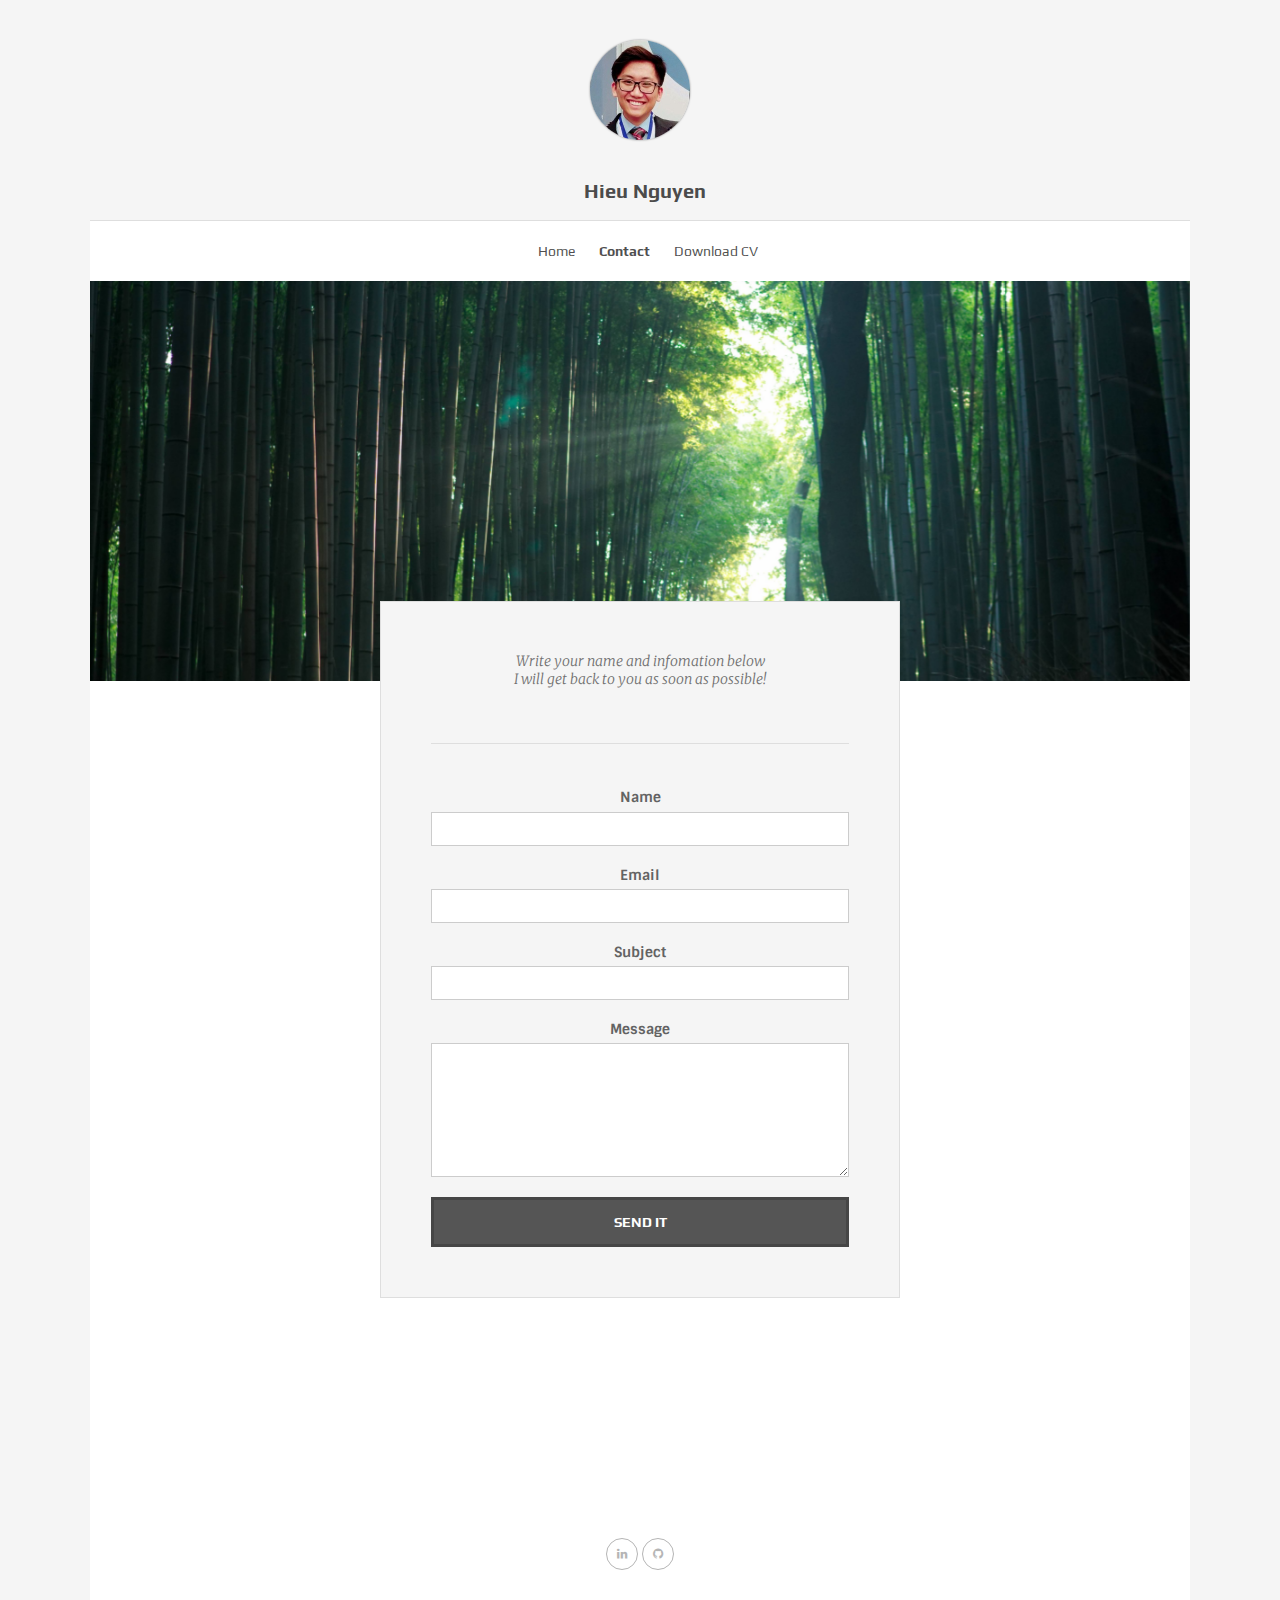
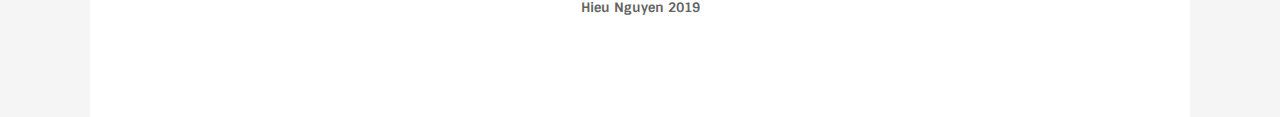
<file: contact.html>
<!-- - var pageTitleImage = dirPrefix+"assets/img/page-title-bg-dark-1.jpg"-->
<!-- - var pageTitleParallaxMode = 'bg-title'-->
<!DOCTYPE html>
<!--
                                   _       _   
								  | |     | |    
  Designed and Coded By           | | __ _| |__  
 / _ \ \ /\ / /\ \ /\ / /\ \ /\ / / |/ _` | '_ \ 
| (_) \ V  V /  \ V  V /  \ V  V /| | (_| | |_) |
 \___/ \_/\_/    \_/\_/    \_/\_/ |_|\__,_|_.__/ 

http://themeforest.net/user/owwwlab/
                                          
-->
<html lang="en" dir="ltr" itemscope itemtype="http://schema.org/WebPage">
  <!-- #####Begin head-->
  <head>
    <meta charset="utf-8">
    <meta http-equiv="X-UA-Compatible" content="IE=edge">
    <meta name="viewport" content="width=device-width, initial-scale=1.0">
    <!-- globalise scripting and styling content language-->
    <meta name="Content-Type-Script" content="text/javascript">
    <meta name="Content-Type-Style" content="text/css">
    <!-- author of this doc-->
    <meta name="author" content="owwwlab.com">
    <!-- ################################-->
    <!-- #### add SEO metadata here-->
    <!-- ################################-->
    <!-- #####Begin styles-->
    <!-- stylesheets	-->
    <link href="assets/css/vendors/vendors.css" rel="stylesheet" type="text/css">
    <!-- Load extra page specific css-->
    <!-- Overwrite vendors-->
    <link href="assets/css/vendors/vendors-overwrites.css" rel="stylesheet" type="text/css">
    <link href="assets/css/styles.css" rel="stylesheet" type="text/css">
    <link href="assets/css/demo2.css" rel="stylesheet" type="text/css">
    <!-- #####End styles-->
    <!-- #####Begin JS-->
    <!-- add your scripts to the end of the page for sake of page load speed-->
    <!-- scripts that need to be at head section-->
    <script src="assets/js/vendors/jquery.min.js"></script>
    <!-- #####End JS-->
    <!-- #####Begin load google fonts-->
    <link href="https://fonts.googleapis.com/css?family=Play:400,700&amp;subset=latin,greek,cyrillic" rel="stylesheet" type="text/css">
    <link href="https://fonts.googleapis.com/css?family=Sintony:400,700&amp;subset=latin,greek,cyrillic" rel="stylesheet" type="text/css">
    <link href="https://fonts.googleapis.com/css?family=Merriweather:300,300italic,400,400italic,700,700italic&amp;subset=latin,greek,cyrillic" rel="stylesheet" type="text/css">
    <link href="https://fonts.googleapis.com/css?family=Exo+2:400,200,300,400italic,500,700,900&amp;subset=latin,greek,cyrillic" rel="stylesheet" type="text/css">
    <!-- #####End load google fonts-->
    <title>Contact - Hieu Nguyen</title>
  </head>
  <!-- #####End head-->
  <body class="fullwidth bg-gray">
    <div id="wrapper" class="boxed-layout-padding">
      <header id="header" data-sticky-threshold='-300' class=" light sticky-light">
        <div class="head-main slim-container text-center">
          <div class="logo-wrapper">
            <!-- standard Logo--><a href="index.html" class="standard-logo text-logo"><img src="assets/img/avatar.jpg" alt="Dr. Chaos Mctabi">
              <div class="text-wrapper">
                <h1 class="title">Hieu Nguyen</h1>
              </div></a>
          </div>
          <!-- primary navigation-->
          <ul id="primary-menu">
            <li><a href="index.html" title="Home"><span>Home</span></a>
            </li>
            <li class="current-menu-item"><a href="contact.html" title="Contact"><span>Contact</span></a>
            </li>
            <li><a href="Resume.pdf" title="Download CV"><span>Download CV</span></a>
            </li>
          </ul>
          <!-- #####Begin icons beside menu-->
          <div class="header-icons">
            <!-- #####Begin mobile menu trigger-->
            <div class="ol-mobile-trigger hamburger hamburger--elastic">
              <div class="hamburger-box">
                <div class="hamburger-inner"></div>
              </div>
            </div>
            <!-- #####End mobile menu trigger-->
          </div>
        </div>
      </header>
      <!-- end #header-->
      <section id="contents">
        <!-- handle parallax mods-->
        <div data-img-src="assets/img/bg/bamboo.jpg" data-parallax-mode="mode-title" class="page-head h-400 center-it parallax-layer">
          <div id="gmap" data-address="Footscray VIC 3011 Australia"></div>
          <div class="container">
            <div class="tb-vcenter-wrapper">
              <div class="title-wrapper vcenter">
              </div>
            </div>
          </div>
        </div>
        <div class="page-contents">
          <!-- #####Begin main area-->
          <section id="main-area">
            <section class="section slim-container">
              <div class="container">
                <div class="row">
                  <div class="col-md-6 col-md-offset-3 text-center pull-up-200 contact-form">
                    <div class="heading-with-sub">
                      <h4 class="subtitle">Write your name and infomation below <br>I will get back to you as soon as possible!</h4>
                    </div>
                    <div class="sp-line-50 m-bottom-20"></div>
                    <form id="contact-form" action="php/contact/contact.php">
                      <label for="name">Name</label>
                      <input type="text" name="name" class="m-bottom-20 form-control">
                      <label for="email">Email</label>
                      <input type="email" name="email" class="m-bottom-20 form-control">
                      <label for="subject">Subject</label>
                      <input type="text" name="subject" class="m-bottom-20 form-control">
                      <label>Message</label>
                      <textarea rows="6" type="textarea" name="message" class="m-bottom-20 form-control"></textarea>
                      <input type="submit" value="Send it" class="btn btn-medium btn-skin-dark btn-thick-border btn-block">
                    </form>
                  </div>
                </div>
              </div>
            </section>
          </section>
          <!-- #####End main area
          -->
          <div class="clearfix"></div>
        </div>
      </section>
      <!-- end #contents-->
      <div class="row slim-container bg-white">
        <div class="container">
          <div class="sp-line-0 bg-white"></div>
        </div>
      </div>
      <footer id="footer">
        <div id="footer-main" class="text-center bg-white">
          <div class="row">
            <div class="container">
              <div class="col-md-6 col-md-offset-3">
                <ul class="social-icons shape-circle hover-theme m-top-20">
                  <li><a href="https://www.linkedin.com/in/nguyen-hieu"><i class="fa fa-linkedin"></i></a></li>
                  <li><a href="https://github.com/nguyen084"><i class="fa fa-github"></i></a></li>
                </ul>
                <div class="sp-blank-20"></div>
                <div class="copyright">Hieu Nguyen 2019</div>
              </div>
            </div>
          </div>
        </div>
      </footer>
      <!-- end #footer-->
    </div>
    <!-- #####Begin scripts-->
    <script src="assets/js/vendors/vendors.js"></script>
    <!-- Local Revolution tools-->
    <!-- Only for local and can be removed on server-->
    <script type="text/javascript" src="assets/revolution/js/extensions/revolution.extension.video.min.js"></script>
    <script type="text/javascript" src="assets/revolution/js/extensions/revolution.extension.slideanims.min.js"></script>
    <script type="text/javascript" src="assets/revolution/js/extensions/revolution.extension.actions.min.js"></script>
    <script type="text/javascript" src="assets/revolution/js/extensions/revolution.extension.layeranimation.min.js"></script>
    <script type="text/javascript" src="assets/revolution/js/extensions/revolution.extension.kenburn.min.js"></script>
    <script type="text/javascript" src="assets/revolution/js/extensions/revolution.extension.navigation.min.js"></script>
    <script type="text/javascript" src="assets/revolution/js/extensions/revolution.extension.migration.min.js"></script>
    <script type="text/javascript" src="assets/revolution/js/extensions/revolution.extension.parallax.min.js"></script>
    <script src="assets/js/custom.js"></script>
    <script src="http://localhost:35729/livereload.js"></script>
    <!-- #####End scripts-->
  </body>
</html>
</file>
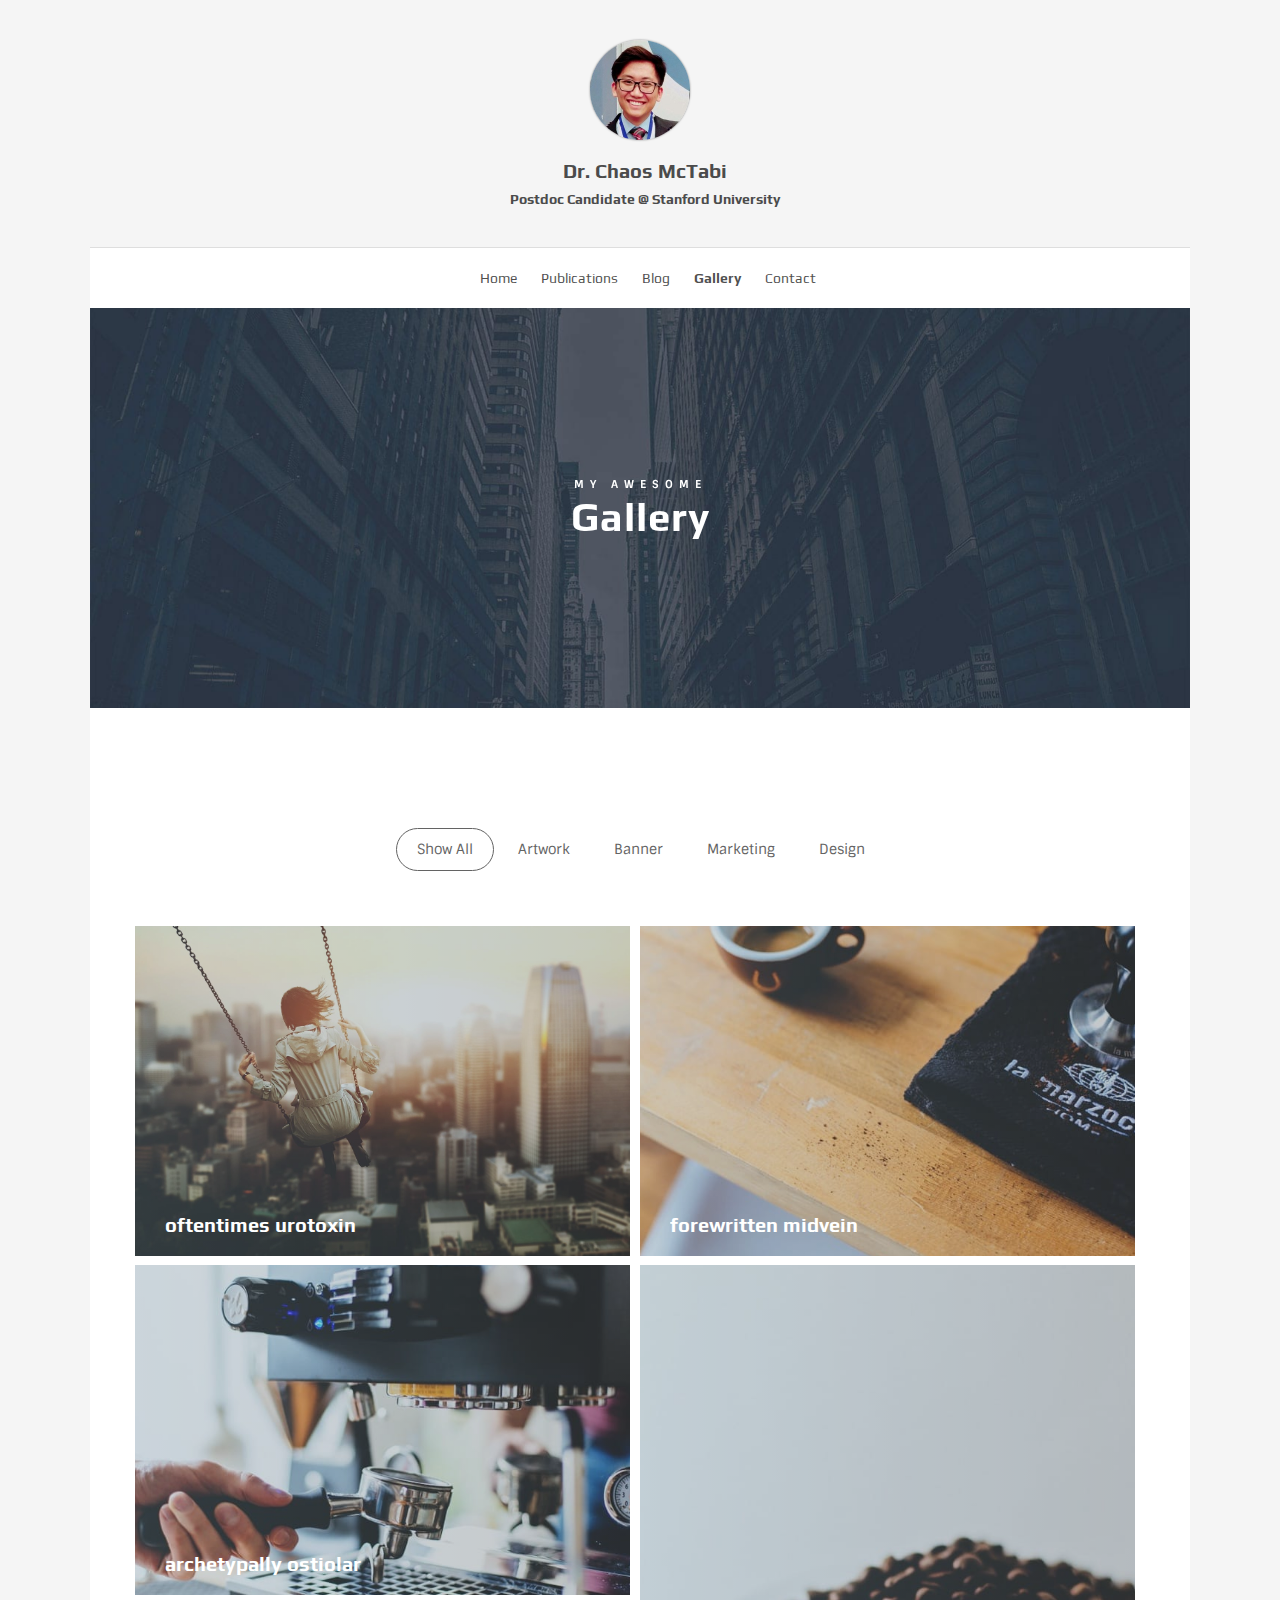
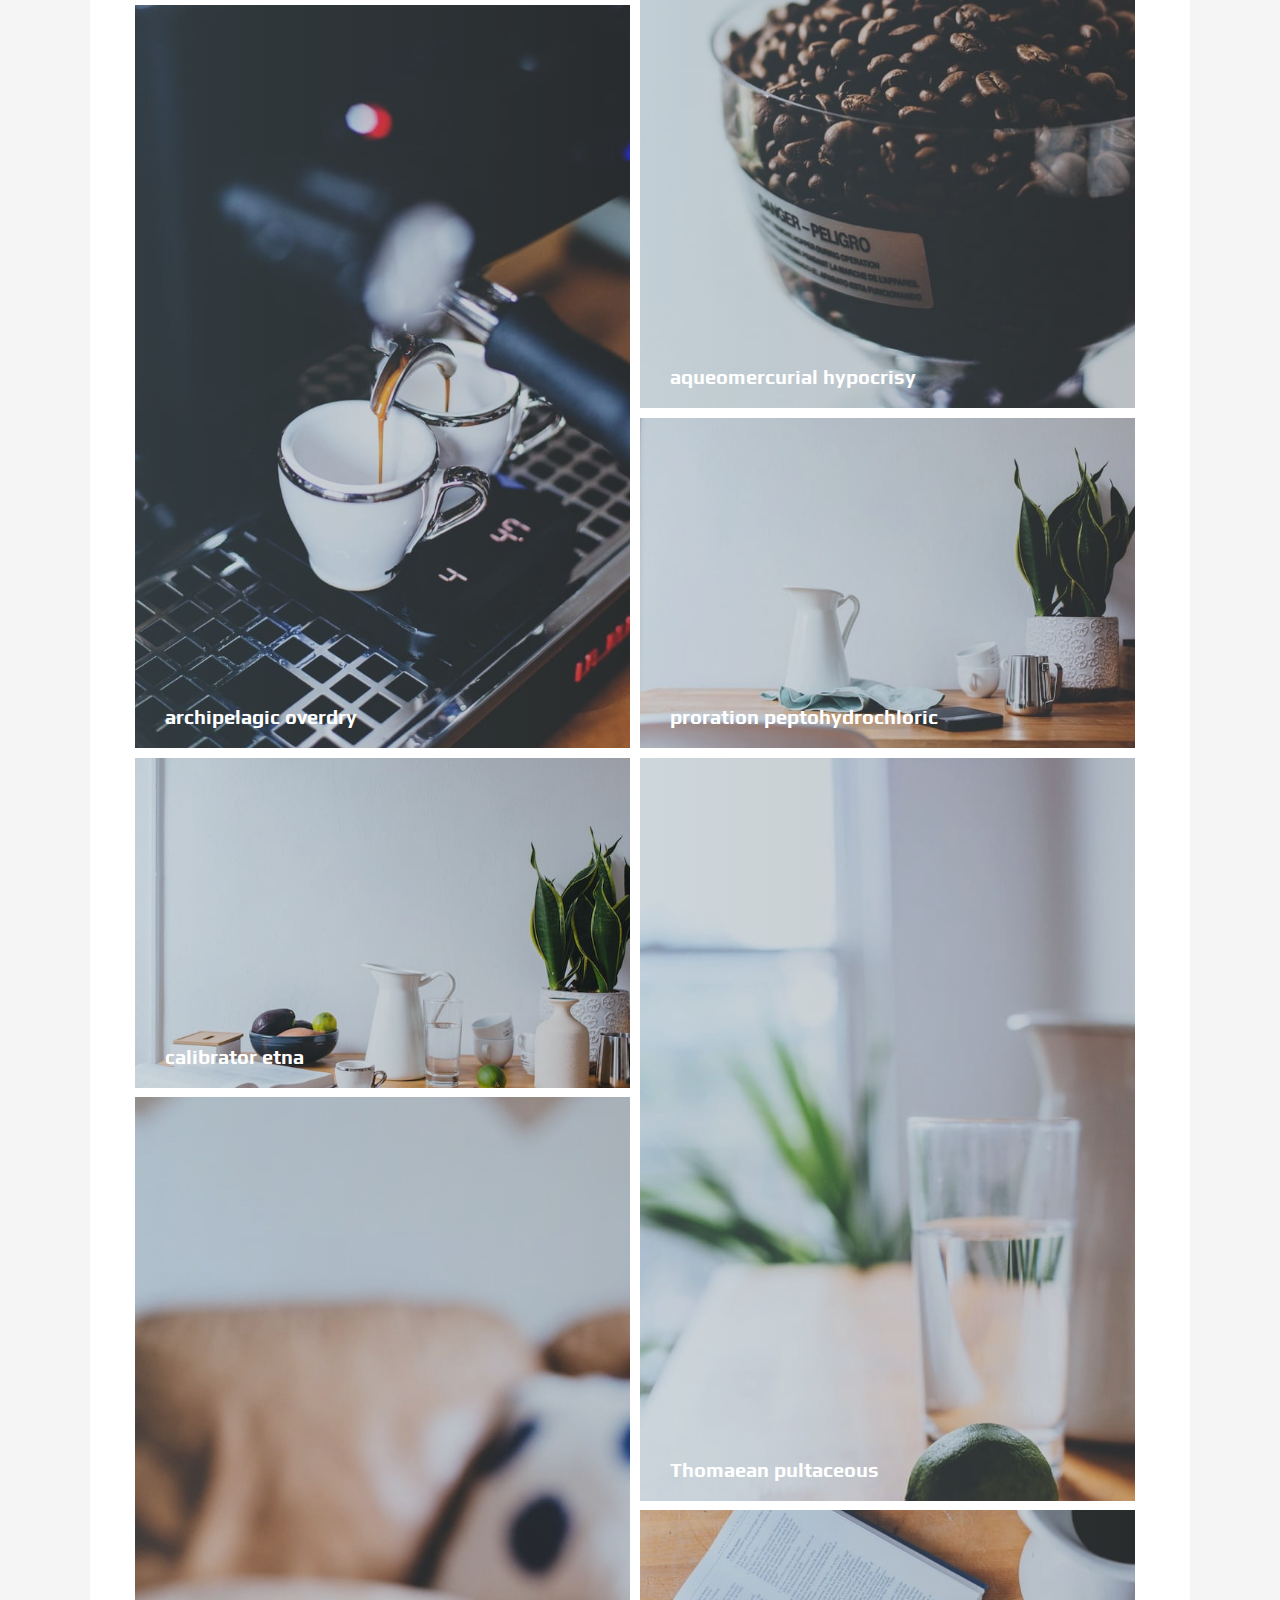
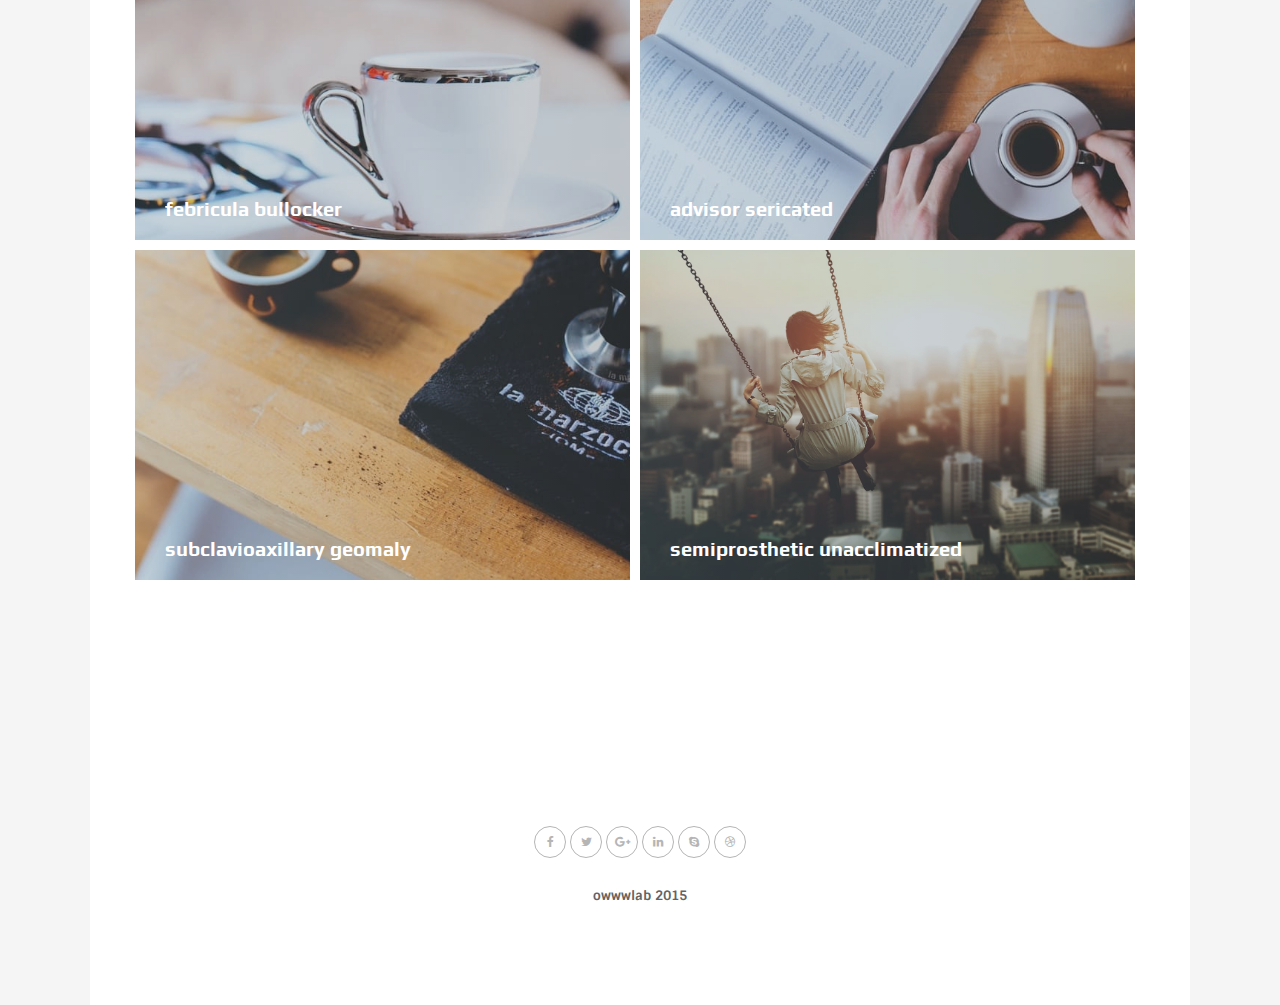
<file: gallery.html>
<!DOCTYPE html>
<!--
                                   _       _   
								  | |     | |    
  Designed and Coded By           | | __ _| |__  
 / _ \ \ /\ / /\ \ /\ / /\ \ /\ / / |/ _` | '_ \ 
| (_) \ V  V /  \ V  V /  \ V  V /| | (_| | |_) |
 \___/ \_/\_/    \_/\_/    \_/\_/ |_|\__,_|_.__/ 

http://themeforest.net/user/owwwlab/
                                          
-->
<html lang="en" dir="ltr" itemscope itemtype="http://schema.org/WebPage">
  <!-- #####Begin head-->
  <head>
    <meta charset="utf-8">
    <meta http-equiv="X-UA-Compatible" content="IE=edge">
    <meta name="viewport" content="width=device-width, initial-scale=1.0">
    <!-- globalise scripting and styling content language-->
    <meta name="Content-Type-Script" content="text/javascript">
    <meta name="Content-Type-Style" content="text/css">
    <!-- author of this doc-->
    <meta name="author" content="owwwlab.com">
    <!-- ################################-->
    <!-- #### add SEO metadata here-->
    <!-- ################################-->
    <!-- #####Begin styles-->
    <!-- stylesheets	-->
    <link href="assets/css/vendors/vendors.css" rel="stylesheet" type="text/css">
    <!-- Load extra page specific css-->
    <!-- Overwrite vendors-->
    <link href="assets/css/vendors/vendors-overwrites.css" rel="stylesheet" type="text/css">
    <link href="assets/css/styles.css" rel="stylesheet" type="text/css">
    <link href="assets/css/demo2.css" rel="stylesheet" type="text/css">
    <!-- #####End styles-->
    <!-- #####Begin JS-->
    <!-- add your scripts to the end of the page for sake of page load speed-->
    <!-- scripts that need to be at head section-->
    <script src="assets/js/vendors/jquery.min.js"></script>
    <!-- #####End JS-->
    <!-- #####Begin load google fonts-->
    <link href="https://fonts.googleapis.com/css?family=Play:400,700&amp;subset=latin,greek,cyrillic" rel="stylesheet" type="text/css">
    <link href="https://fonts.googleapis.com/css?family=Sintony:400,700&amp;subset=latin,greek,cyrillic" rel="stylesheet" type="text/css">
    <link href="https://fonts.googleapis.com/css?family=Merriweather:300,300italic,400,400italic,700,700italic&amp;subset=latin,greek,cyrillic" rel="stylesheet" type="text/css">
    <link href="https://fonts.googleapis.com/css?family=Exo+2:400,200,300,400italic,500,700,900&amp;subset=latin,greek,cyrillic" rel="stylesheet" type="text/css">
    <!-- #####End load google fonts-->
    <title>Gallery - CHAOS HTML Template</title>
  </head>
  <!-- #####End head-->
  <body class="fullwidth bg-gray sticky-header">
    <div id="wrapper" class="boxed-layout-padding">
      <header id="header" data-sticky-threshold='-300' class=" light sticky-light">
        <div class="head-main slim-container text-center">
          <div class="logo-wrapper">
            <!-- standard Logo--><a href="index.html" class="standard-logo text-logo"><img src="assets/img/avatar.jpg" alt="Dr. Chaos Mctabi">
              <div class="text-wrapper">
                <h1 class="title">Dr. Chaos McTabi</h1>
                <h2 class="subtitle hidden-sticky">Postdoc Candidate @ Stanford University</h2>
              </div></a>
          </div>
          <!-- primary navigation-->
          <ul id="primary-menu">
            <li><a href="index.html" title="Home"><span>Home</span></a>
            </li>
            <li><a href="publications.html" title="Publications"><span>Publications</span></a>
            </li>
            <li><a href="blog.html" title="Blog"><span>Blog</span></a>
            </li>
            <li class="current-menu-item"><a href="gallery.html" title="Gallery"><span>Gallery</span></a>
            </li>
            <li><a href="contact.html" title="Contact"><span>Contact</span></a>
            </li>
          </ul>
          <!-- #####Begin icons beside menu-->
          <div class="header-icons">
            <!-- #####Begin mobile menu trigger-->
            <div class="ol-mobile-trigger hamburger hamburger--elastic">
              <div class="hamburger-box">
                <div class="hamburger-inner"></div>
              </div>
            </div>
            <!-- #####End mobile menu trigger-->
          </div>
        </div>
      </header>
      <!-- end #header-->
      <section id="contents">
        <!-- handle parallax mods-->
        <div class="page-head h-400 center-it parallax-layer dark" data-img-src="assets/img/page-title-bg-dark-1.jpg" data-parallax-mode="mode-title">
          <div class="container">
            <div class="tb-vcenter-wrapper">
              <div class="title-wrapper vcenter parallax-layer" data-parallax-mode="mode-header-demo-2">
                <h4 class="head">My Awesome</h4>
                <h1 class="title">Gallery</h1>
              </div>
            </div>
          </div>
        </div>
        <div class="page-contents">
          <!-- #####Begin main area-->
          <section id="main-area">
            <section class="section slim-container">
              <div class="container">
                <!-- #####Begin grid filters-->
                <div class="ol-grid-filters">
                  <ul class="default-filters">
                    <li class="active"><a href="#" data-filter="*">Show All</a></li>
                    <li><a href="#" data-filter=".art-work">Artwork</a></li>
                    <li><a href="#" data-filter=".banner">Banner</a></li>
                    <li><a href="#" data-filter=".marketing">Marketing</a></li>
                    <li><a href="#" data-filter=".design">Design</a></li>
                  </ul>
                  <div class="select-filters">
                    <select>
                      <option value="*">Show All</option>
                      <option value=".art-work">Artwork</option>
                      <option value=".banner">Banner</option>
                      <option value=".marketing">Marketing</option>
                      <option value=".design">Design</option>
                    </select>
                  </div>
                </div>
                <!-- #####End grid filters-->
                <div class="ol-grid masonry col-2 with-gutter ol-lightbox-gallery">
                  <!-- #####Begin grid item--><a href="assets/img/gallery/01.jpg" class="grid-item ol-lightbox art-work">
                    <div class="gi-wrapper ol-hover hover-4"><img src="assets/img/gallery/01.jpg" alt="image hover">
                      <div class="ol-overlay ov-grad6-alpha-80"></div>
                      <div class="cover ov-dark-alpha-95"></div>
                      <div class="icons"><i class="oli oli-search"></i></div>
                      <h3 class="title">oftentimes urotoxin</h3>
                      <h4 class="subtitle">Nov 2013</h4>
                    </div></a>
                  <!-- #####End grid item-->
                  <!-- #####Begin grid item--><a href="assets/img/gallery/02.jpg" class="grid-item ol-lightbox banner marketing art-work design">
                    <div class="gi-wrapper ol-hover hover-4"><img src="assets/img/gallery/02.jpg" alt="image hover">
                      <div class="ol-overlay ov-grad6-alpha-80"></div>
                      <div class="cover ov-dark-alpha-95"></div>
                      <div class="icons"><i class="oli oli-search"></i></div>
                      <h3 class="title">forewritten midvein</h3>
                      <h4 class="subtitle">Mar 2016</h4>
                    </div></a>
                  <!-- #####End grid item-->
                  <!-- #####Begin grid item--><a href="assets/img/gallery/03.jpg" class="grid-item ol-lightbox banner design">
                    <div class="gi-wrapper ol-hover hover-4"><img src="assets/img/gallery/03.jpg" alt="image hover">
                      <div class="ol-overlay ov-grad6-alpha-80"></div>
                      <div class="cover ov-dark-alpha-95"></div>
                      <div class="icons"><i class="oli oli-search"></i></div>
                      <h3 class="title">aqueomercurial hypocrisy</h3>
                      <h4 class="subtitle">Jan 2014</h4>
                    </div></a>
                  <!-- #####End grid item-->
                  <!-- #####Begin grid item--><a href="assets/img/gallery/04.jpg" class="grid-item ol-lightbox art-work design">
                    <div class="gi-wrapper ol-hover hover-4"><img src="assets/img/gallery/04.jpg" alt="image hover">
                      <div class="ol-overlay ov-grad6-alpha-80"></div>
                      <div class="cover ov-dark-alpha-95"></div>
                      <div class="icons"><i class="oli oli-search"></i></div>
                      <h3 class="title">archetypally ostiolar</h3>
                      <h4 class="subtitle">Dec 2015</h4>
                    </div></a>
                  <!-- #####End grid item-->
                  <!-- #####Begin grid item--><a href="assets/img/gallery/05.jpg" class="grid-item ol-lightbox marketing art-work">
                    <div class="gi-wrapper ol-hover hover-4"><img src="assets/img/gallery/05.jpg" alt="image hover">
                      <div class="ol-overlay ov-grad6-alpha-80"></div>
                      <div class="cover ov-dark-alpha-95"></div>
                      <div class="icons"><i class="oli oli-search"></i></div>
                      <h3 class="title">archipelagic overdry</h3>
                      <h4 class="subtitle">Sep 2015</h4>
                    </div></a>
                  <!-- #####End grid item-->
                  <!-- #####Begin grid item--><a href="assets/img/gallery/06.jpg" class="grid-item ol-lightbox marketing design">
                    <div class="gi-wrapper ol-hover hover-4"><img src="assets/img/gallery/06.jpg" alt="image hover">
                      <div class="ol-overlay ov-grad6-alpha-80"></div>
                      <div class="cover ov-dark-alpha-95"></div>
                      <div class="icons"><i class="oli oli-search"></i></div>
                      <h3 class="title">proration peptohydrochloric</h3>
                      <h4 class="subtitle">Feb 2014</h4>
                    </div></a>
                  <!-- #####End grid item-->
                  <!-- #####Begin grid item--><a href="assets/img/gallery/07.jpg" class="grid-item ol-lightbox banner marketing">
                    <div class="gi-wrapper ol-hover hover-4"><img src="assets/img/gallery/07.jpg" alt="image hover">
                      <div class="ol-overlay ov-grad6-alpha-80"></div>
                      <div class="cover ov-dark-alpha-95"></div>
                      <div class="icons"><i class="oli oli-search"></i></div>
                      <h3 class="title">Thomaean pultaceous</h3>
                      <h4 class="subtitle">Nov 2013</h4>
                    </div></a>
                  <!-- #####End grid item-->
                  <!-- #####Begin grid item--><a href="assets/img/gallery/08.jpg" class="grid-item ol-lightbox banner design">
                    <div class="gi-wrapper ol-hover hover-4"><img src="assets/img/gallery/08.jpg" alt="image hover">
                      <div class="ol-overlay ov-grad6-alpha-80"></div>
                      <div class="cover ov-dark-alpha-95"></div>
                      <div class="icons"><i class="oli oli-search"></i></div>
                      <h3 class="title">calibrator etna</h3>
                      <h4 class="subtitle">Dec 2014</h4>
                    </div></a>
                  <!-- #####End grid item-->
                  <!-- #####Begin grid item--><a href="assets/img/gallery/09.jpg" class="grid-item ol-lightbox banner marketing">
                    <div class="gi-wrapper ol-hover hover-4"><img src="assets/img/gallery/09.jpg" alt="image hover">
                      <div class="ol-overlay ov-grad6-alpha-80"></div>
                      <div class="cover ov-dark-alpha-95"></div>
                      <div class="icons"><i class="oli oli-search"></i></div>
                      <h3 class="title">febricula bullocker</h3>
                      <h4 class="subtitle">Jun 2015</h4>
                    </div></a>
                  <!-- #####End grid item-->
                  <!-- #####Begin grid item--><a href="assets/img/gallery/10.jpg" class="grid-item ol-lightbox art-work design">
                    <div class="gi-wrapper ol-hover hover-4"><img src="assets/img/gallery/10.jpg" alt="image hover">
                      <div class="ol-overlay ov-grad6-alpha-80"></div>
                      <div class="cover ov-dark-alpha-95"></div>
                      <div class="icons"><i class="oli oli-search"></i></div>
                      <h3 class="title">advisor sericated</h3>
                      <h4 class="subtitle">Jul 2014</h4>
                    </div></a>
                  <!-- #####End grid item-->
                  <!-- #####Begin grid item--><a href="assets/img/gallery/01.jpg" class="grid-item ol-lightbox banner marketing design">
                    <div class="gi-wrapper ol-hover hover-4"><img src="assets/img/gallery/01.jpg" alt="image hover">
                      <div class="ol-overlay ov-grad6-alpha-80"></div>
                      <div class="cover ov-dark-alpha-95"></div>
                      <div class="icons"><i class="oli oli-search"></i></div>
                      <h3 class="title">semiprosthetic unacclimatized</h3>
                      <h4 class="subtitle">Nov 2013</h4>
                    </div></a>
                  <!-- #####End grid item-->
                  <!-- #####Begin grid item--><a href="assets/img/gallery/02.jpg" class="grid-item ol-lightbox banner marketing art-work">
                    <div class="gi-wrapper ol-hover hover-4"><img src="assets/img/gallery/02.jpg" alt="image hover">
                      <div class="ol-overlay ov-grad6-alpha-80"></div>
                      <div class="cover ov-dark-alpha-95"></div>
                      <div class="icons"><i class="oli oli-search"></i></div>
                      <h3 class="title">subclavioaxillary geomaly</h3>
                      <h4 class="subtitle">Sep 2013</h4>
                    </div></a>
                  <!-- #####End grid item-->
                </div>
              </div>
            </section>
          </section>
          <!-- #####End main area
          -->
          <div class="clearfix"></div>
        </div>
      </section>
      <!-- end #contents-->
      <div class="row slim-container bg-white">
        <div class="container">
          <div class="sp-line-0 bg-white"></div>
        </div>
      </div>
      <footer id="footer">
        <div id="footer-main" class="text-center bg-white">
          <div class="row">
            <div class="container">
              <div class="col-md-6 col-md-offset-3">
                <ul class="social-icons shape-circle hover-theme m-top-20">
                  <li><a href="#"><i class="fa fa-facebook"></i></a></li>
                  <li><a href="#"><i class="fa fa-twitter"></i></a></li>
                  <li><a href="#"><i class="fa fa-google-plus"></i></a></li>
                  <li><a href="#"><i class="fa fa-linkedin"></i></a></li>
                  <li><a href="#"><i class="fa fa-skype"></i></a></li>
                  <li><a href="#"><i class="fa fa-dribbble"></i></a></li>
                </ul>
                <div class="sp-blank-20"></div>
                <div class="copyright">owwwlab 2015</div>
              </div>
            </div>
          </div>
        </div>
      </footer>
      <!-- end #footer-->
    </div>
    <!-- #####Begin scripts-->
    <script src="assets/js/vendors/vendors.js"></script>
    <!-- Local Revolution tools-->
    <!-- Only for local and can be removed on server-->
    <script type="text/javascript" src="assets/revolution/js/extensions/revolution.extension.video.min.js"></script>
    <script type="text/javascript" src="assets/revolution/js/extensions/revolution.extension.slideanims.min.js"></script>
    <script type="text/javascript" src="assets/revolution/js/extensions/revolution.extension.actions.min.js"></script>
    <script type="text/javascript" src="assets/revolution/js/extensions/revolution.extension.layeranimation.min.js"></script>
    <script type="text/javascript" src="assets/revolution/js/extensions/revolution.extension.kenburn.min.js"></script>
    <script type="text/javascript" src="assets/revolution/js/extensions/revolution.extension.navigation.min.js"></script>
    <script type="text/javascript" src="assets/revolution/js/extensions/revolution.extension.migration.min.js"></script>
    <script type="text/javascript" src="assets/revolution/js/extensions/revolution.extension.parallax.min.js"></script>
    <script src="assets/js/custom.js"></script>
    <script src="http://localhost:35729/livereload.js"></script>
    <!-- #####End scripts-->
  </body>
</html>
</file>
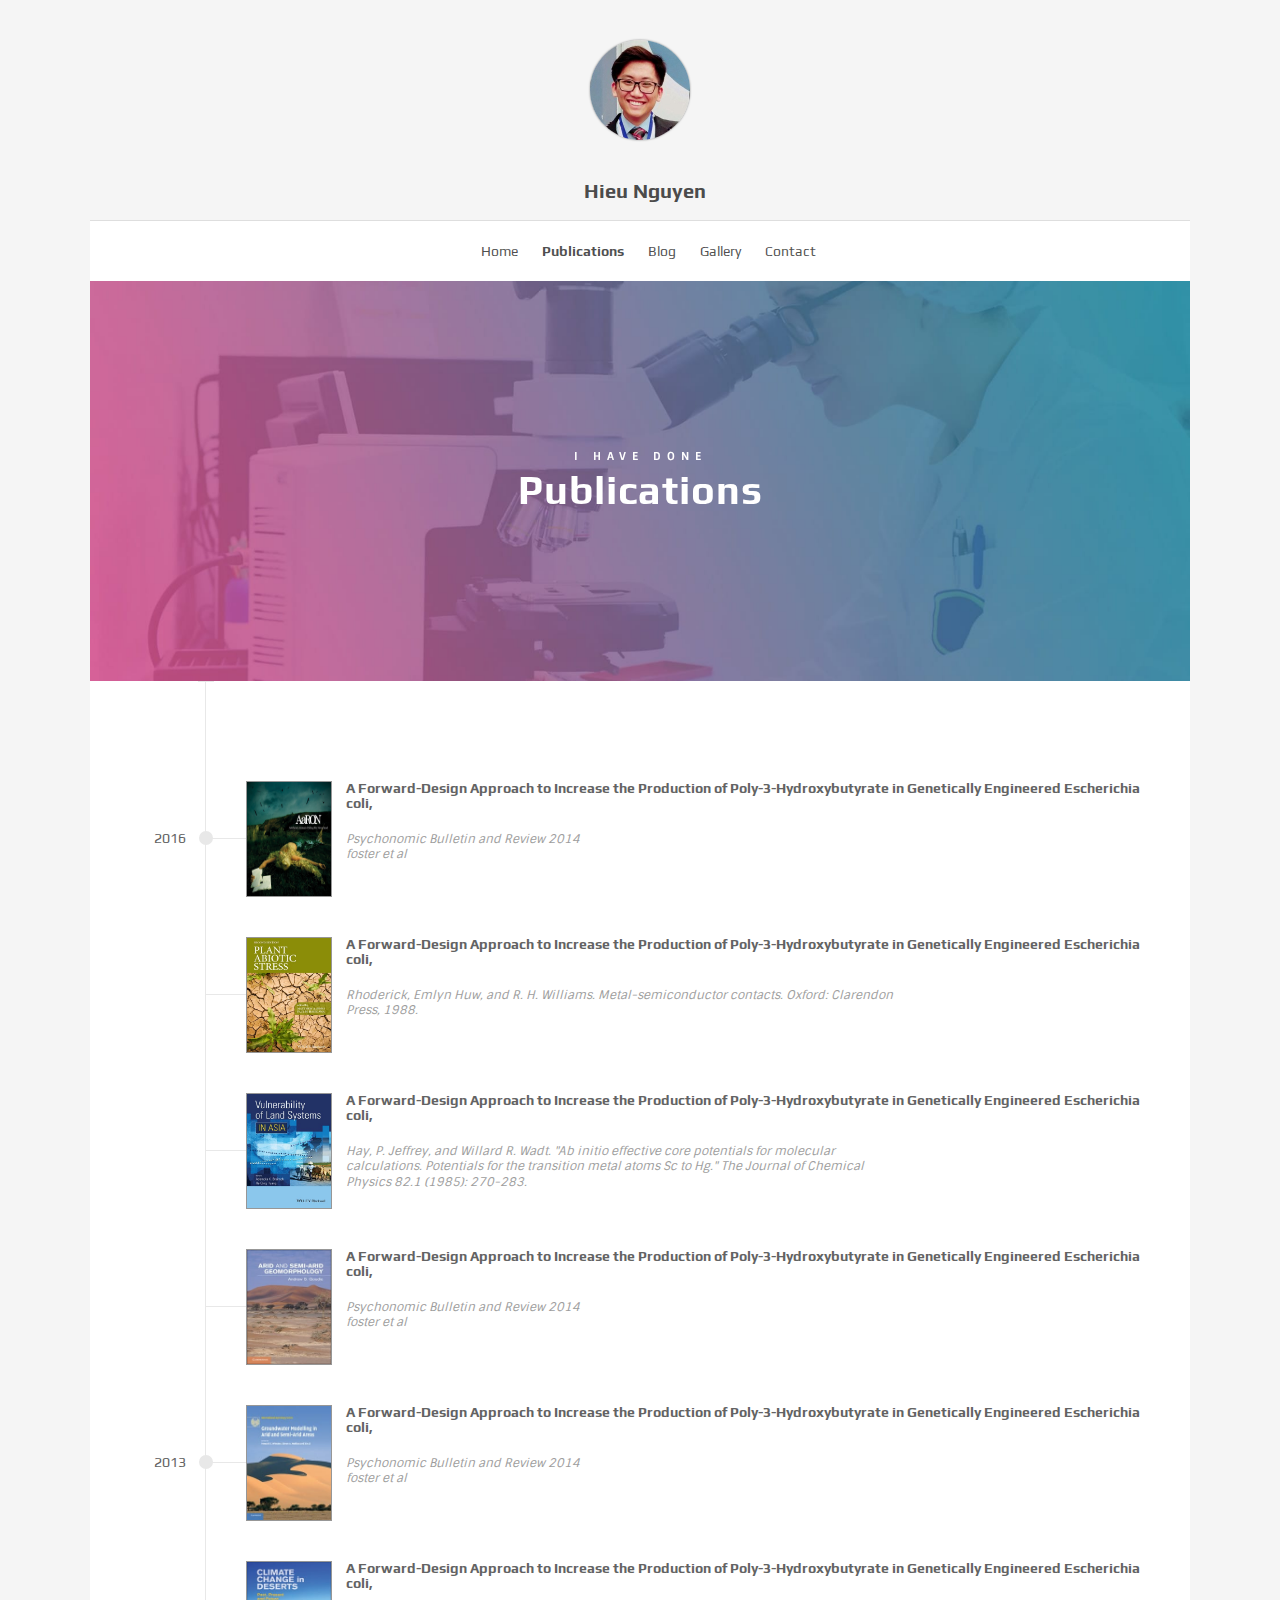
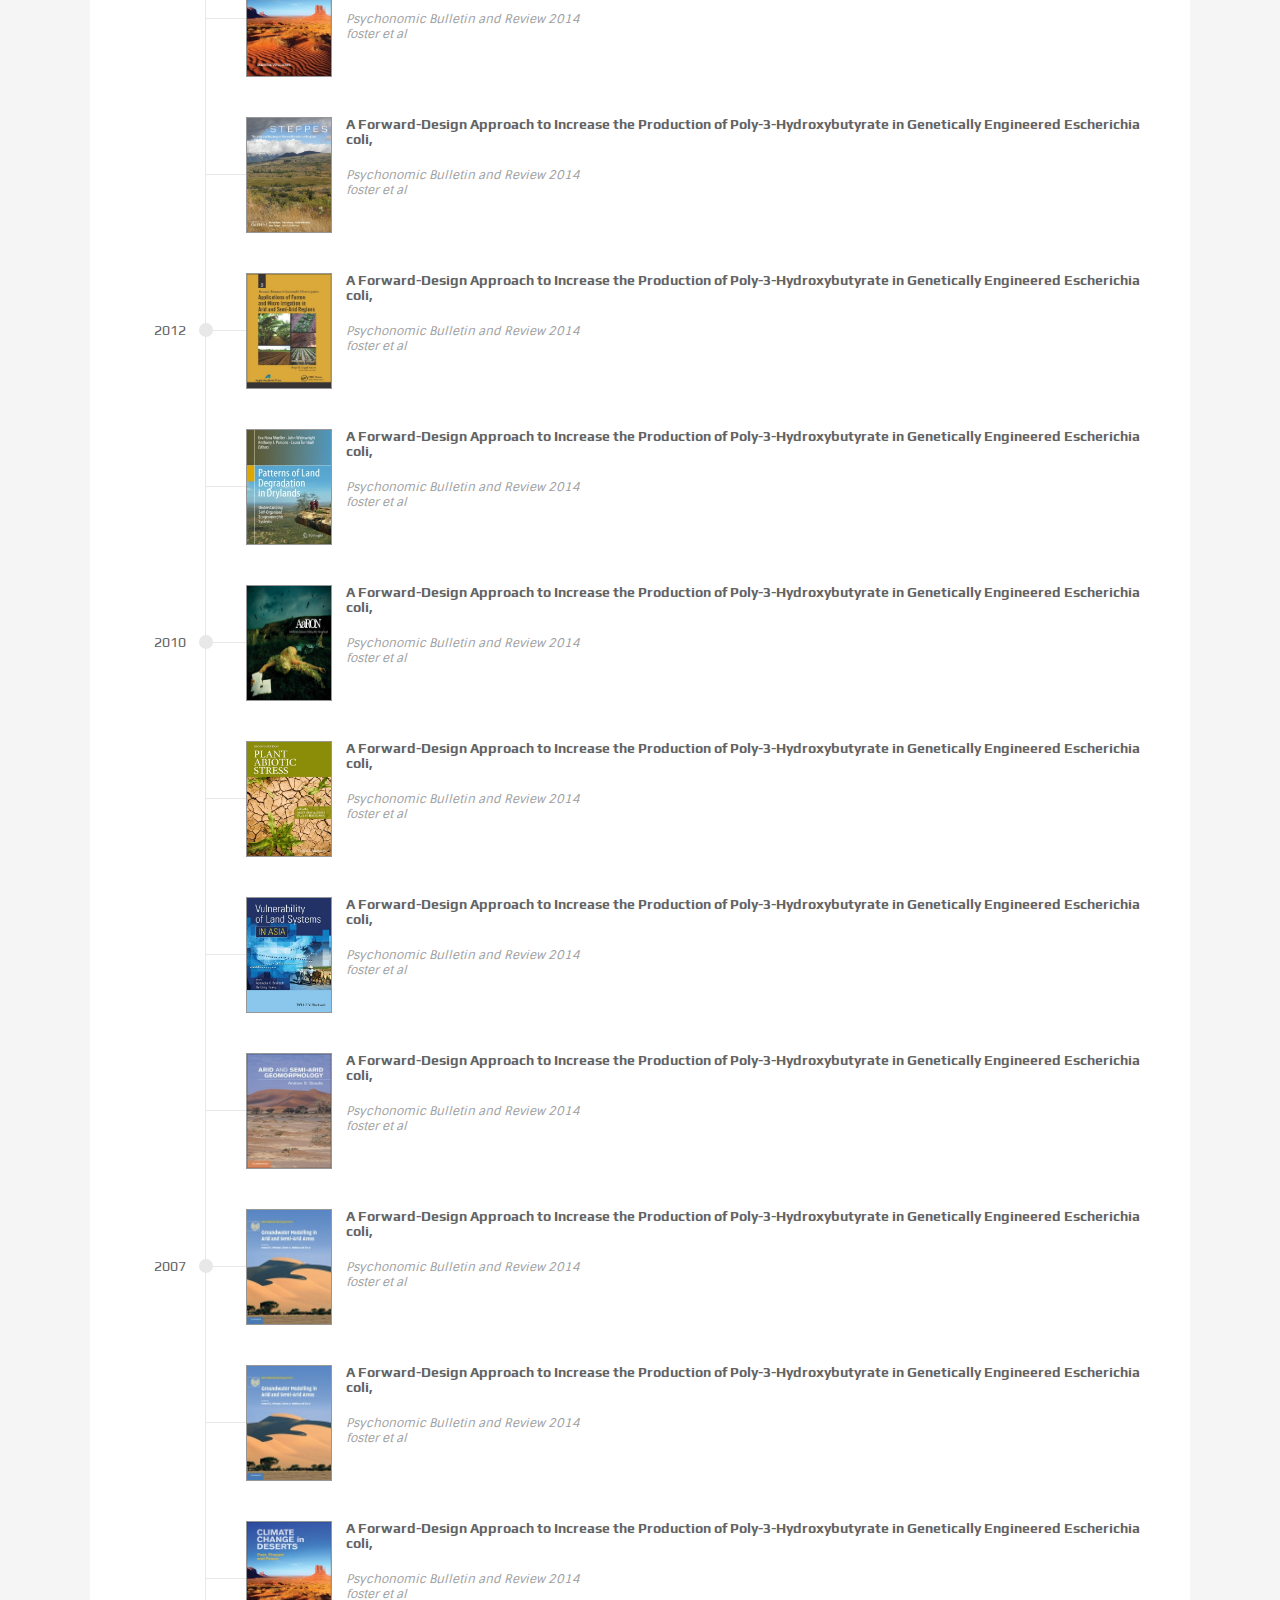
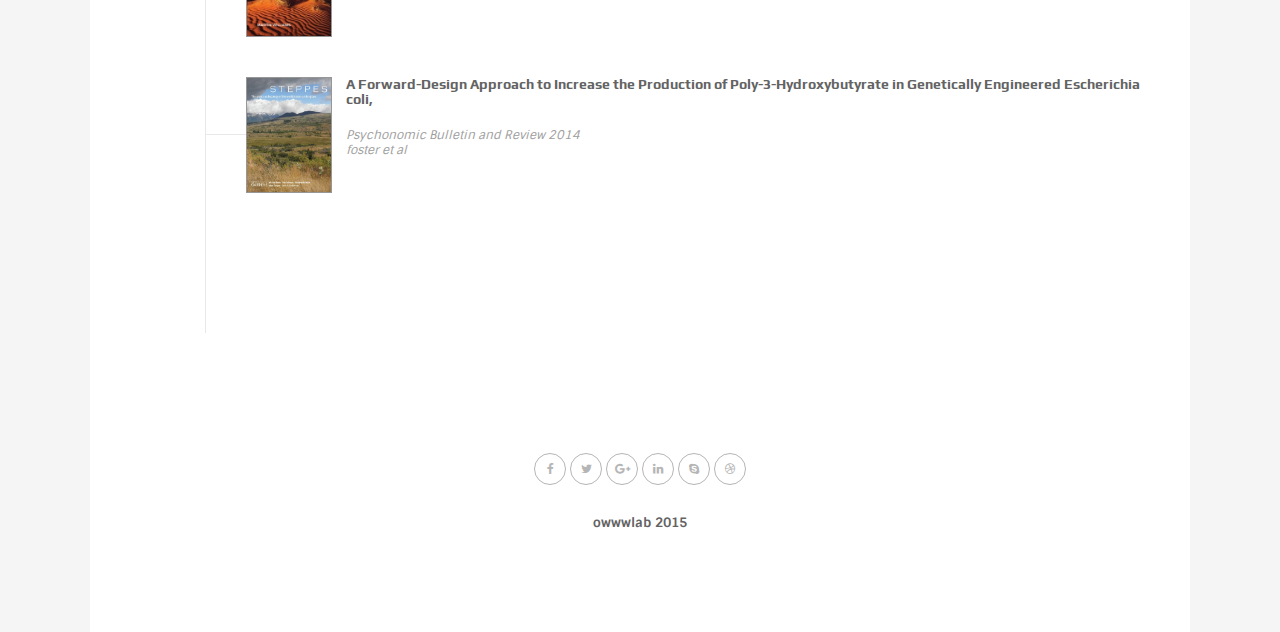
<file: publications2.html>
<!DOCTYPE html>
<!--
                                   _       _   
								  | |     | |    
  Designed and Coded By           | | __ _| |__  
 / _ \ \ /\ / /\ \ /\ / /\ \ /\ / / |/ _` | '_ \ 
| (_) \ V  V /  \ V  V /  \ V  V /| | (_| | |_) |
 \___/ \_/\_/    \_/\_/    \_/\_/ |_|\__,_|_.__/ 

http://themeforest.net/user/owwwlab/
                                          
-->
<html lang="en" dir="ltr" itemscope itemtype="http://schema.org/WebPage">
  <!-- #####Begin head-->
  <head>
    <meta charset="utf-8">
    <meta http-equiv="X-UA-Compatible" content="IE=edge">
    <meta name="viewport" content="width=device-width, initial-scale=1.0">
    <!-- globalise scripting and styling content language-->
    <meta name="Content-Type-Script" content="text/javascript">
    <meta name="Content-Type-Style" content="text/css">
    <!-- author of this doc-->
    <meta name="author" content="owwwlab.com">
    <!-- ################################-->
    <!-- #### add SEO metadata here-->
    <!-- ################################-->
    <!-- #####Begin styles-->
    <!-- stylesheets	-->
    <link href="assets/css/vendors/vendors.css" rel="stylesheet" type="text/css">
    <!-- Load extra page specific css-->
    <!-- Overwrite vendors-->
    <link href="assets/css/vendors/vendors-overwrites.css" rel="stylesheet" type="text/css">
    <link href="assets/css/styles.css" rel="stylesheet" type="text/css">
    <link href="assets/css/demo2.css" rel="stylesheet" type="text/css">
    <!-- #####End styles-->
    <!-- #####Begin JS-->
    <!-- add your scripts to the end of the page for sake of page load speed-->
    <!-- scripts that need to be at head section-->
    <script src="assets/js/vendors/jquery.min.js"></script>
    <!-- #####End JS-->
    <!-- #####Begin load google fonts-->
    <link href="https://fonts.googleapis.com/css?family=Play:400,700&amp;subset=latin,greek,cyrillic" rel="stylesheet" type="text/css">
    <link href="https://fonts.googleapis.com/css?family=Sintony:400,700&amp;subset=latin,greek,cyrillic" rel="stylesheet" type="text/css">
    <link href="https://fonts.googleapis.com/css?family=Merriweather:300,300italic,400,400italic,700,700italic&amp;subset=latin,greek,cyrillic" rel="stylesheet" type="text/css">
    <link href="https://fonts.googleapis.com/css?family=Exo+2:400,200,300,400italic,500,700,900&amp;subset=latin,greek,cyrillic" rel="stylesheet" type="text/css">
    <!-- #####End load google fonts-->
    <title>Publications - CHAOS HTML Template</title>
  </head>
  <!-- #####End head-->
  <body class="fullwidth bg-gray sticky-header">
    <div id="wrapper" class="boxed-layout-padding">
      <header id="header" data-sticky-threshold='-300' class=" light sticky-light">
        <div class="head-main slim-container text-center">
          <div class="logo-wrapper">
            <!-- standard Logo--><a href="index.html" class="standard-logo text-logo"><img src="assets/img/avatar.jpg" alt="Dr. Chaos Mctabi">
              <div class="text-wrapper">
                <h1 class="title">Hieu Nguyen</h1>
              </div></a>
          </div>
          <!-- primary navigation-->
          <ul id="primary-menu">
            <li><a href="index.html" title="Home"><span>Home</span></a>
            </li>
            <li class="current-menu-item"><a href="publications.html" title="Publications"><span>Publications</span></a>
            </li>
            <li><a href="blog.html" title="Blog"><span>Blog</span></a>
            </li>
            <li><a href="gallery.html" title="Gallery"><span>Gallery</span></a>
            </li>
            <li><a href="contact.html" title="Contact"><span>Contact</span></a>
            </li>
          </ul>
          <!-- #####Begin icons beside menu-->
          <div class="header-icons">
            <!-- #####Begin mobile menu trigger-->
            <div class="ol-mobile-trigger hamburger hamburger--elastic">
              <div class="hamburger-box">
                <div class="hamburger-inner"></div>
              </div>
            </div>
            <!-- #####End mobile menu trigger-->
          </div>
        </div>
      </header>
      <!-- end #header-->
      <section id="contents">
        <!-- handle parallax mods-->
        <div class="page-head h-400 center-it parallax-layer dark" data-img-src="assets/img/bg/06-2.jpg" data-parallax-mode="mode-title">
          <div class="container">
            <div class="tb-vcenter-wrapper">
              <div class="title-wrapper vcenter parallax-layer" data-parallax-mode="mode-header-demo-2">
                <h4 class="head">I HAVE DONE</h4>
                <h1 class="title">Publications</h1>
              </div>
            </div>
          </div>
        </div>
        <div class="page-contents">
          <!-- #####Begin main area-->
          <section id="main-area">
            <section class="slim-container">
              <div class="container">
                <div class="ol-timeline scrollable-timeline">
                  <div class="tl-item active pub-item with-thumb"><span class="item-section">2016</span>
                    <div class="elem-wrapper"><img src="assets/img/publications/01.jpg" alt="item thumbnail" class="pub-thumbnail"></div>
                    <div class="content-wrapper">
                      <h3 class="title"><a href="#">A Forward-Design Approach to Increase the Production of Poly-3-Hydroxybutyrate in Genetically Engineered Escherichia coli,</a></h3>
                      <div class="description">
                        <div class="citation"><span> <a href="#">Psychonomic Bulletin and Review 2014 </a><span class="block-elem">foster et al</span></span></div>
                      </div>
                    </div>
                  </div>
                  <div class="tl-item pub-item with-thumb">
                    <div class="elem-wrapper"><img src="assets/img/publications/02.jpg" alt="item thumbnail" class="pub-thumbnail"></div>
                    <div class="content-wrapper">
                      <h3 class="title"><a href="#">A Forward-Design Approach to Increase the Production of Poly-3-Hydroxybutyrate in Genetically Engineered Escherichia coli,</a></h3>
                      <div class="description">
                        <div class="citation"><span>Rhoderick, Emlyn Huw, and R. H. Williams. Metal-semiconductor contacts. Oxford: Clarendon Press, 1988.</span></div>
                      </div>
                    </div>
                  </div>
                  <div class="tl-item pub-item with-thumb">
                    <div class="elem-wrapper"><img src="assets/img/publications/03.jpg" alt="item thumbnail" class="pub-thumbnail"></div>
                    <div class="content-wrapper">
                      <h3 class="title"><a href="#">A Forward-Design Approach to Increase the Production of Poly-3-Hydroxybutyrate in Genetically Engineered Escherichia coli,</a></h3>
                      <div class="description">
                        <div class="citation"><span>Hay, P. Jeffrey, and Willard R. Wadt. "Ab initio effective core potentials for molecular calculations. Potentials for the transition metal atoms Sc to Hg." The Journal of Chemical Physics 82.1 (1985): 270-283.</span></div>
                      </div>
                    </div>
                  </div>
                  <div class="tl-item pub-item with-thumb">
                    <div class="elem-wrapper"><img src="assets/img/publications/04.jpg" alt="item thumbnail" class="pub-thumbnail"></div>
                    <div class="content-wrapper">
                      <h3 class="title"><a href="#">A Forward-Design Approach to Increase the Production of Poly-3-Hydroxybutyrate in Genetically Engineered Escherichia coli,</a></h3>
                      <div class="description">
                        <div class="citation"><span> <a href="#">Psychonomic Bulletin and Review 2014 </a><span class="block-elem">foster et al</span></span></div>
                      </div>
                    </div>
                  </div>
                  <div class="tl-item pub-item with-thumb"><span class="item-section">2013</span>
                    <div class="elem-wrapper"><img src="assets/img/publications/05.jpg" alt="item thumbnail" class="pub-thumbnail"></div>
                    <div class="content-wrapper">
                      <h3 class="title"><a href="#">A Forward-Design Approach to Increase the Production of Poly-3-Hydroxybutyrate in Genetically Engineered Escherichia coli,</a></h3>
                      <div class="description">
                        <div class="citation"><span> <a href="#">Psychonomic Bulletin and Review 2014 </a><span class="block-elem">foster et al</span></span></div>
                      </div>
                    </div>
                  </div>
                  <div class="tl-item pub-item with-thumb">
                    <div class="elem-wrapper"><img src="assets/img/publications/06.jpg" alt="item thumbnail" class="pub-thumbnail"></div>
                    <div class="content-wrapper">
                      <h3 class="title"><a href="#">A Forward-Design Approach to Increase the Production of Poly-3-Hydroxybutyrate in Genetically Engineered Escherichia coli,</a></h3>
                      <div class="description">
                        <div class="citation"><span> <a href="#">Psychonomic Bulletin and Review 2014 </a><span class="block-elem">foster et al</span></span></div>
                      </div>
                    </div>
                  </div>
                  <div class="tl-item pub-item with-thumb">
                    <div class="elem-wrapper"><img src="assets/img/publications/07.jpg" alt="item thumbnail" class="pub-thumbnail"></div>
                    <div class="content-wrapper">
                      <h3 class="title"><a href="#">A Forward-Design Approach to Increase the Production of Poly-3-Hydroxybutyrate in Genetically Engineered Escherichia coli,</a></h3>
                      <div class="description">
                        <div class="citation"><span> <a href="#">Psychonomic Bulletin and Review 2014 </a><span class="block-elem">foster et al</span></span></div>
                      </div>
                    </div>
                  </div>
                  <div class="tl-item pub-item with-thumb"><span class="item-section">2012</span>
                    <div class="elem-wrapper"><img src="assets/img/publications/08.jpg" alt="item thumbnail" class="pub-thumbnail"></div>
                    <div class="content-wrapper">
                      <h3 class="title"><a href="#">A Forward-Design Approach to Increase the Production of Poly-3-Hydroxybutyrate in Genetically Engineered Escherichia coli,</a></h3>
                      <div class="description">
                        <div class="citation"><span> <a href="#">Psychonomic Bulletin and Review 2014 </a><span class="block-elem">foster et al</span></span></div>
                      </div>
                    </div>
                  </div>
                  <div class="tl-item pub-item with-thumb">
                    <div class="elem-wrapper"><img src="assets/img/publications/09.jpg" alt="item thumbnail" class="pub-thumbnail"></div>
                    <div class="content-wrapper">
                      <h3 class="title"><a href="#">A Forward-Design Approach to Increase the Production of Poly-3-Hydroxybutyrate in Genetically Engineered Escherichia coli,</a></h3>
                      <div class="description">
                        <div class="citation"><span> <a href="#">Psychonomic Bulletin and Review 2014 </a><span class="block-elem">foster et al</span></span></div>
                      </div>
                    </div>
                  </div>
                  <div class="tl-item pub-item with-thumb"><span class="item-section">2010</span>
                    <div class="elem-wrapper"><img src="assets/img/publications/01.jpg" alt="item thumbnail" class="pub-thumbnail"></div>
                    <div class="content-wrapper">
                      <h3 class="title"><a href="#">A Forward-Design Approach to Increase the Production of Poly-3-Hydroxybutyrate in Genetically Engineered Escherichia coli,</a></h3>
                      <div class="description">
                        <div class="citation"><span> <a href="#">Psychonomic Bulletin and Review 2014 </a><span class="block-elem">foster et al</span></span></div>
                      </div>
                    </div>
                  </div>
                  <div class="tl-item pub-item with-thumb">
                    <div class="elem-wrapper"><img src="assets/img/publications/02.jpg" alt="item thumbnail" class="pub-thumbnail"></div>
                    <div class="content-wrapper">
                      <h3 class="title"><a href="#">A Forward-Design Approach to Increase the Production of Poly-3-Hydroxybutyrate in Genetically Engineered Escherichia coli,</a></h3>
                      <div class="description">
                        <div class="citation"><span> <a href="#">Psychonomic Bulletin and Review 2014 </a><span class="block-elem">foster et al</span></span></div>
                      </div>
                    </div>
                  </div>
                  <div class="tl-item pub-item with-thumb">
                    <div class="elem-wrapper"><img src="assets/img/publications/03.jpg" alt="item thumbnail" class="pub-thumbnail"></div>
                    <div class="content-wrapper">
                      <h3 class="title"><a href="#">A Forward-Design Approach to Increase the Production of Poly-3-Hydroxybutyrate in Genetically Engineered Escherichia coli,</a></h3>
                      <div class="description">
                        <div class="citation"><span> <a href="#">Psychonomic Bulletin and Review 2014 </a><span class="block-elem">foster et al</span></span></div>
                      </div>
                    </div>
                  </div>
                  <div class="tl-item pub-item with-thumb">
                    <div class="elem-wrapper"><img src="assets/img/publications/04.jpg" alt="item thumbnail" class="pub-thumbnail"></div>
                    <div class="content-wrapper">
                      <h3 class="title"><a href="#">A Forward-Design Approach to Increase the Production of Poly-3-Hydroxybutyrate in Genetically Engineered Escherichia coli,</a></h3>
                      <div class="description">
                        <div class="citation"><span> <a href="#">Psychonomic Bulletin and Review 2014 </a><span class="block-elem">foster et al</span></span></div>
                      </div>
                    </div>
                  </div>
                  <div class="tl-item pub-item with-thumb"><span class="item-section">2007</span>
                    <div class="elem-wrapper"><img src="assets/img/publications/05.jpg" alt="item thumbnail" class="pub-thumbnail"></div>
                    <div class="content-wrapper">
                      <h3 class="title"><a href="#">A Forward-Design Approach to Increase the Production of Poly-3-Hydroxybutyrate in Genetically Engineered Escherichia coli,</a></h3>
                      <div class="description">
                        <div class="citation"><span> <a href="#">Psychonomic Bulletin and Review 2014 </a><span class="block-elem">foster et al</span></span></div>
                      </div>
                    </div>
                  </div>
                  <div class="tl-item pub-item with-thumb">
                    <div class="elem-wrapper"><img src="assets/img/publications/05.jpg" alt="item thumbnail" class="pub-thumbnail"></div>
                    <div class="content-wrapper">
                      <h3 class="title"><a href="#">A Forward-Design Approach to Increase the Production of Poly-3-Hydroxybutyrate in Genetically Engineered Escherichia coli,</a></h3>
                      <div class="description">
                        <div class="citation"><span> <a href="#">Psychonomic Bulletin and Review 2014 </a><span class="block-elem">foster et al</span></span></div>
                      </div>
                    </div>
                  </div>
                  <div class="tl-item pub-item with-thumb">
                    <div class="elem-wrapper"><img src="assets/img/publications/06.jpg" alt="item thumbnail" class="pub-thumbnail"></div>
                    <div class="content-wrapper">
                      <h3 class="title"><a href="#">A Forward-Design Approach to Increase the Production of Poly-3-Hydroxybutyrate in Genetically Engineered Escherichia coli,</a></h3>
                      <div class="description">
                        <div class="citation"><span> <a href="#">Psychonomic Bulletin and Review 2014 </a><span class="block-elem">foster et al</span></span></div>
                      </div>
                    </div>
                  </div>
                  <div class="tl-item pub-item with-thumb">
                    <div class="elem-wrapper"><img src="assets/img/publications/07.jpg" alt="item thumbnail" class="pub-thumbnail"></div>
                    <div class="content-wrapper">
                      <h3 class="title"><a href="#">A Forward-Design Approach to Increase the Production of Poly-3-Hydroxybutyrate in Genetically Engineered Escherichia coli,</a></h3>
                      <div class="description">
                        <div class="citation"><span> <a href="#">Psychonomic Bulletin and Review 2014 </a><span class="block-elem">foster et al</span></span></div>
                      </div>
                    </div>
                  </div>
                </div>
              </div>
            </section>
          </section>
          <!-- #####End main area
          -->
          <div class="clearfix"></div>
        </div>
      </section>
      <!-- end #contents-->
      <div class="row slim-container bg-white">
        <div class="container">
          <div class="sp-line-0 bg-white"></div>
        </div>
      </div>
      <footer id="footer">
        <div id="footer-main" class="text-center bg-white">
          <div class="row">
            <div class="container">
              <div class="col-md-6 col-md-offset-3">
                <ul class="social-icons shape-circle hover-theme m-top-20">
                  <li><a href="#"><i class="fa fa-facebook"></i></a></li>
                  <li><a href="#"><i class="fa fa-twitter"></i></a></li>
                  <li><a href="#"><i class="fa fa-google-plus"></i></a></li>
                  <li><a href="#"><i class="fa fa-linkedin"></i></a></li>
                  <li><a href="#"><i class="fa fa-skype"></i></a></li>
                  <li><a href="#"><i class="fa fa-dribbble"></i></a></li>
                </ul>
                <div class="sp-blank-20"></div>
                <div class="copyright">owwwlab 2015</div>
              </div>
            </div>
          </div>
        </div>
      </footer>
      <!-- end #footer-->
    </div>
    <!-- #####Begin scripts-->
    <script src="assets/js/vendors/vendors.js"></script>
    <!-- Local Revolution tools-->
    <!-- Only for local and can be removed on server-->
    <script type="text/javascript" src="assets/revolution/js/extensions/revolution.extension.video.min.js"></script>
    <script type="text/javascript" src="assets/revolution/js/extensions/revolution.extension.slideanims.min.js"></script>
    <script type="text/javascript" src="assets/revolution/js/extensions/revolution.extension.actions.min.js"></script>
    <script type="text/javascript" src="assets/revolution/js/extensions/revolution.extension.layeranimation.min.js"></script>
    <script type="text/javascript" src="assets/revolution/js/extensions/revolution.extension.kenburn.min.js"></script>
    <script type="text/javascript" src="assets/revolution/js/extensions/revolution.extension.navigation.min.js"></script>
    <script type="text/javascript" src="assets/revolution/js/extensions/revolution.extension.migration.min.js"></script>
    <script type="text/javascript" src="assets/revolution/js/extensions/revolution.extension.parallax.min.js"></script>
    <script src="assets/js/custom.js"></script>
    <script src="http://localhost:35729/livereload.js"></script>
    <!-- #####End scripts-->
  </body>
</html>
</file>
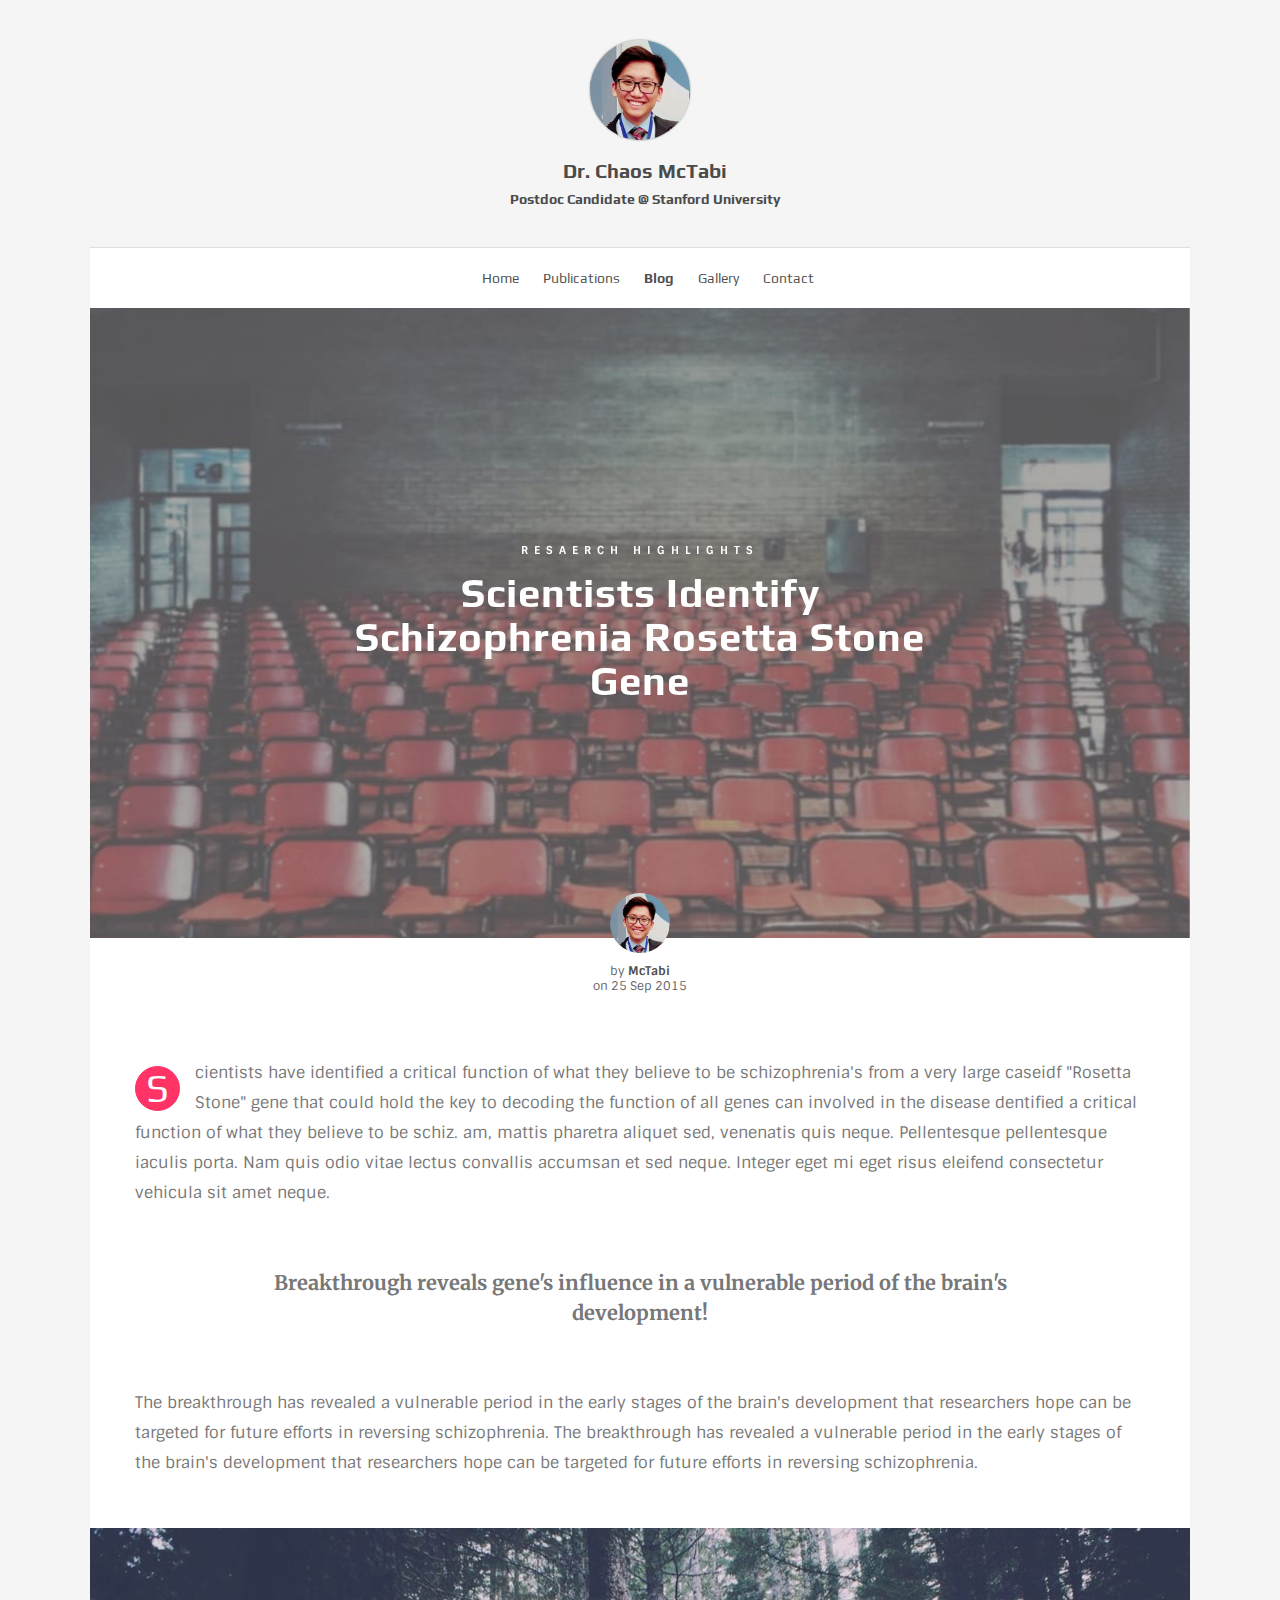
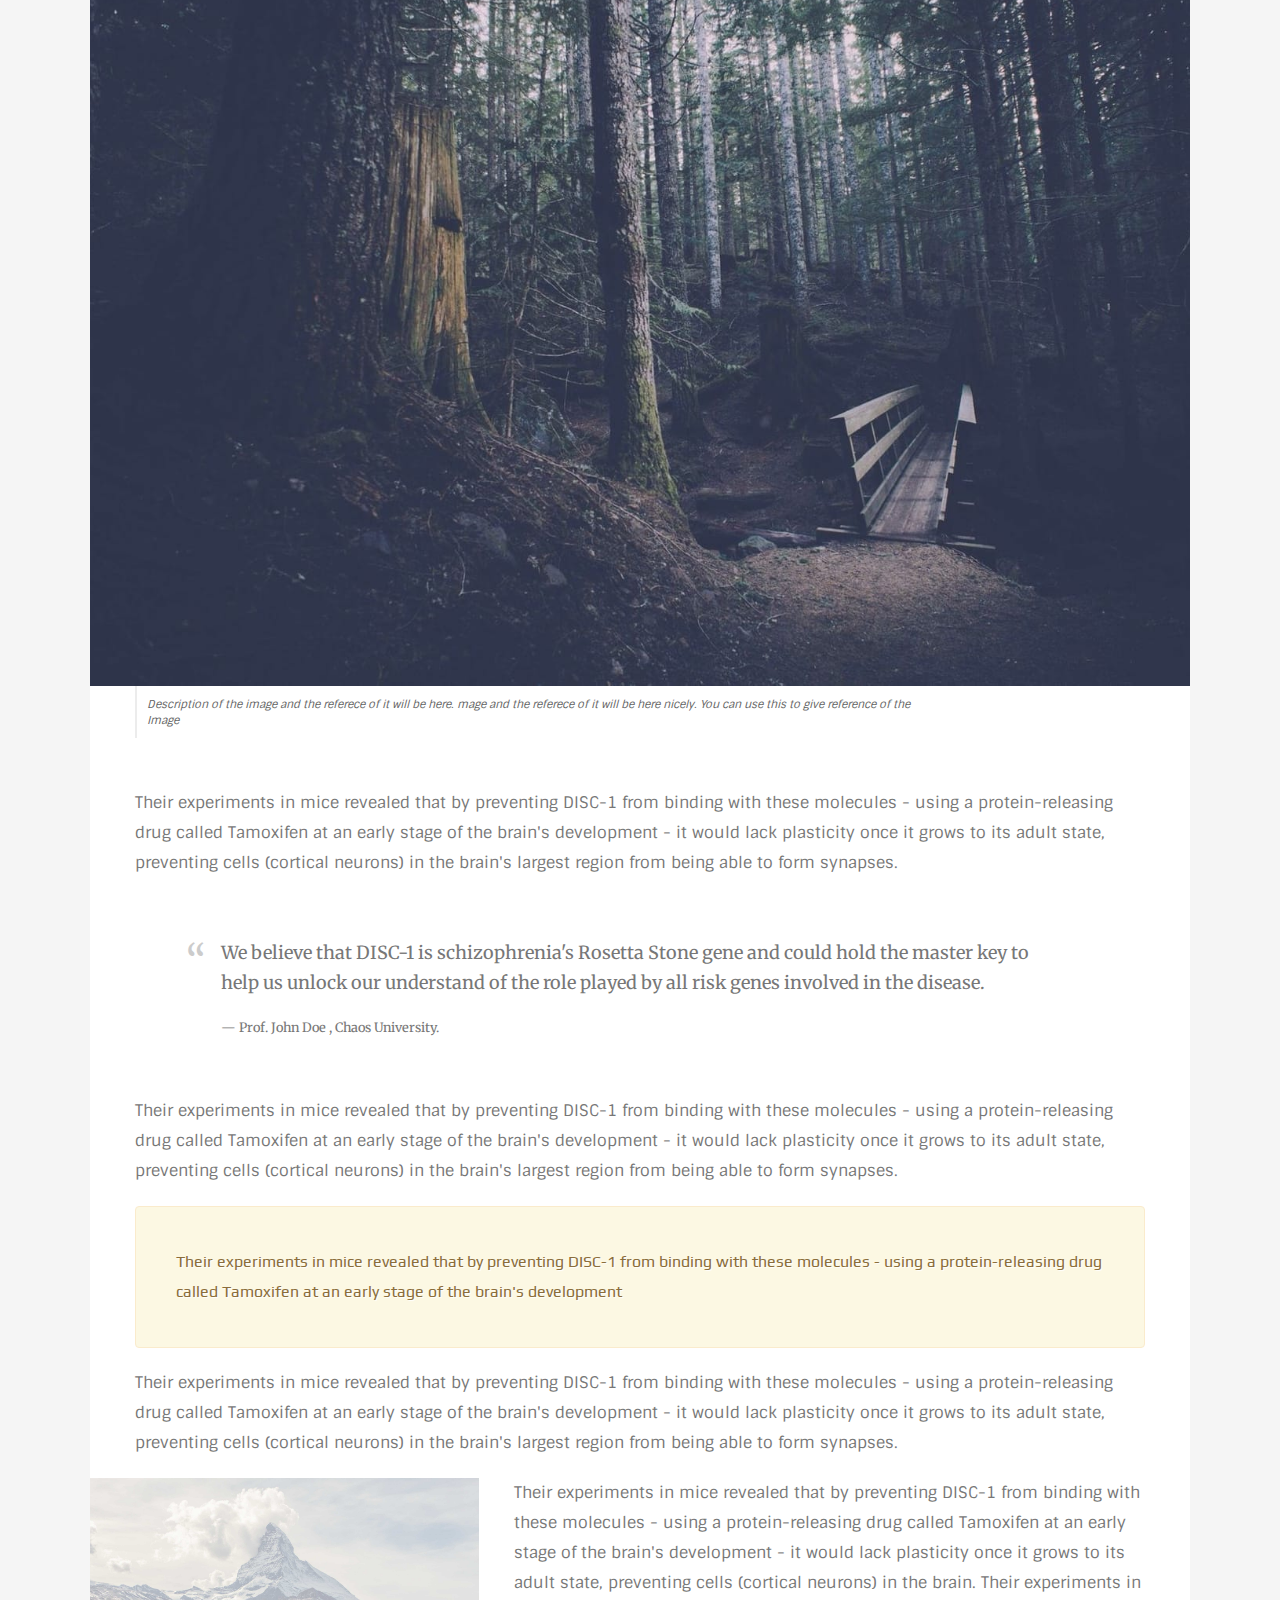
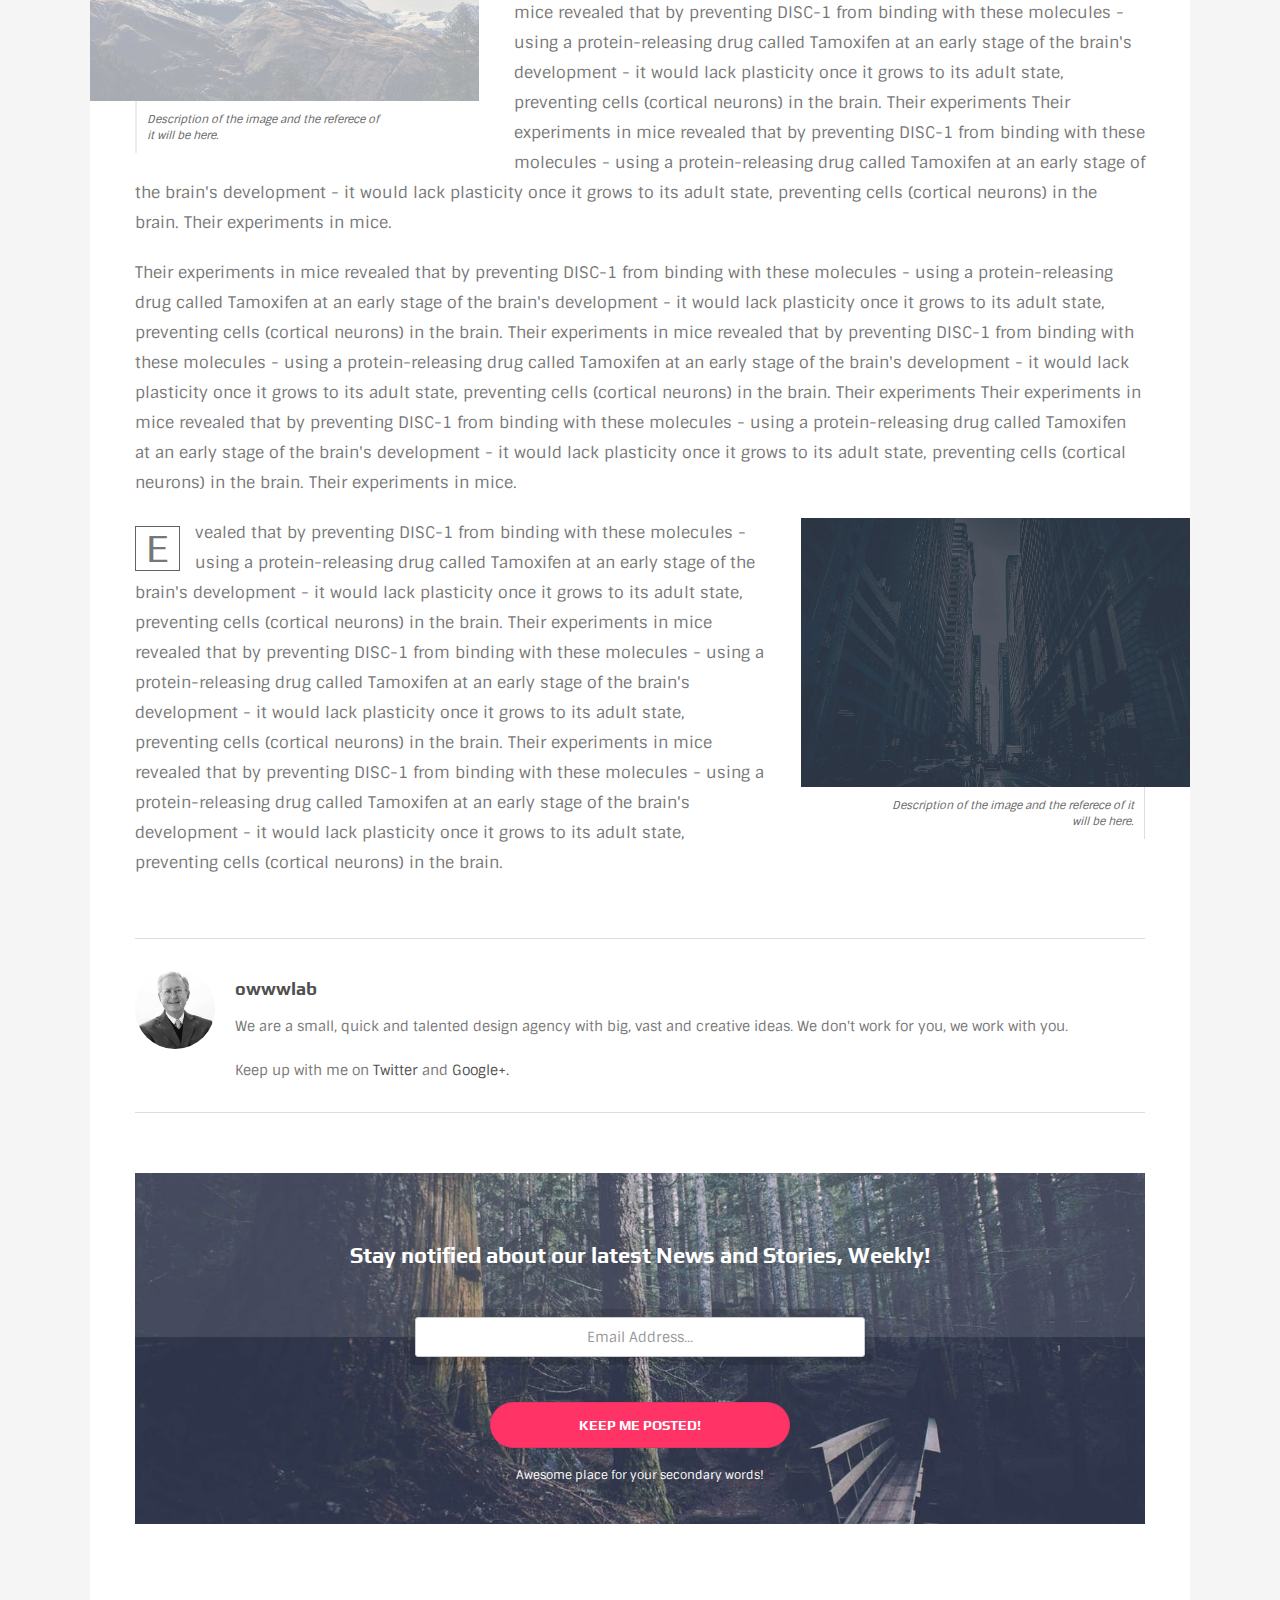
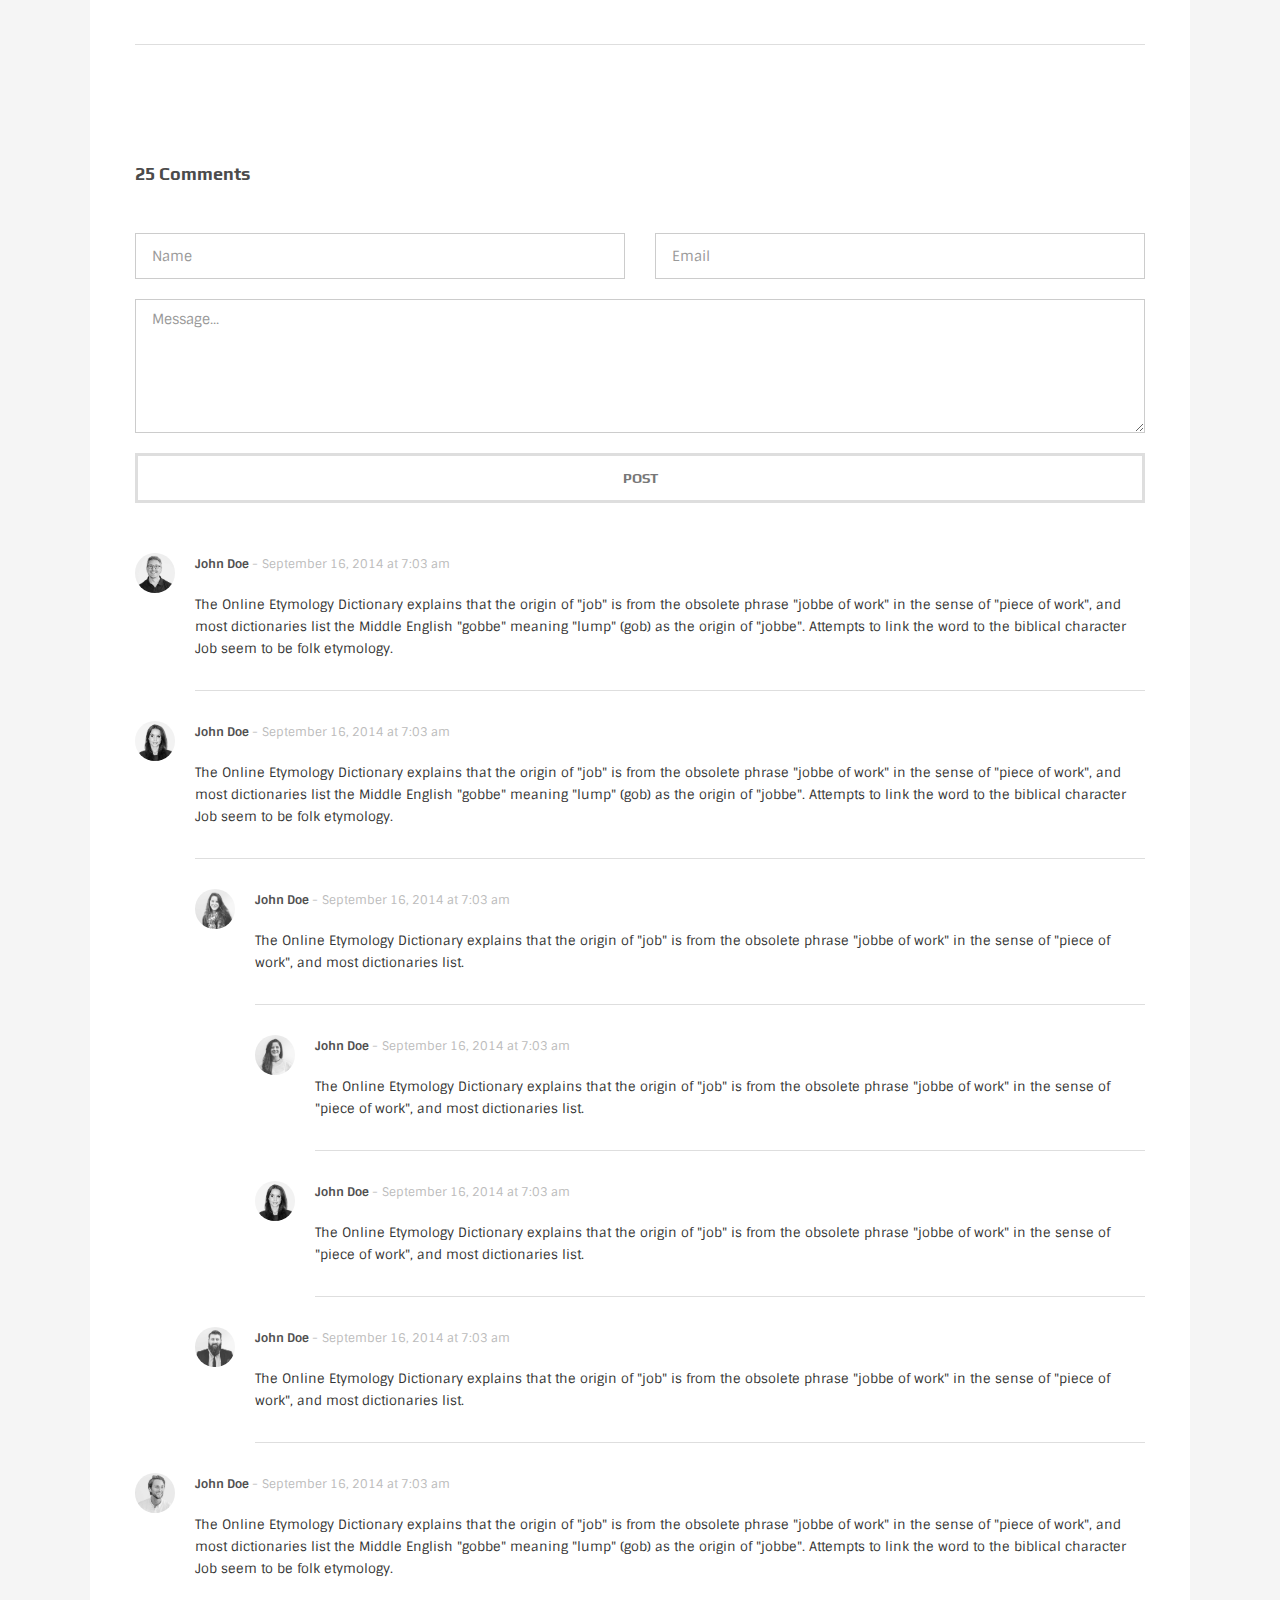
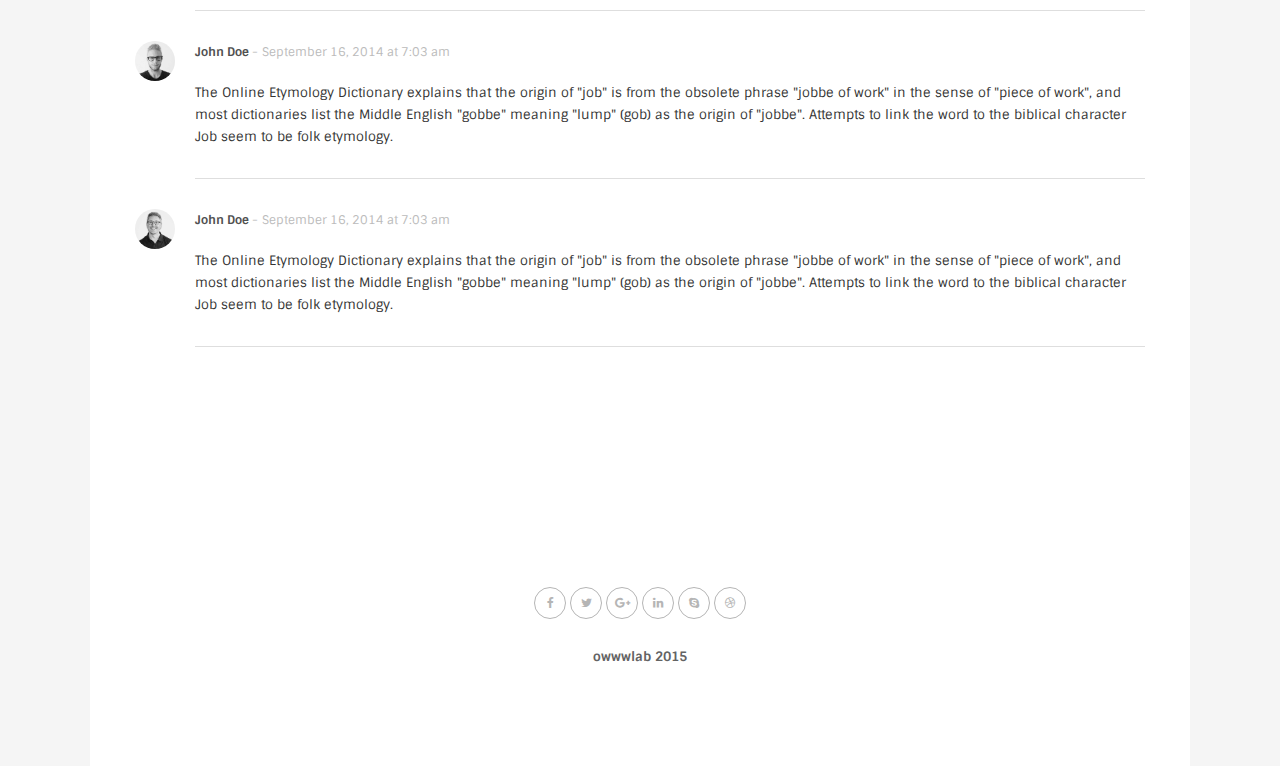
<file: single-post.html>
<!DOCTYPE html>
<!--
                                   _       _   
								  | |     | |    
  Designed and Coded By           | | __ _| |__  
 / _ \ \ /\ / /\ \ /\ / /\ \ /\ / / |/ _` | '_ \ 
| (_) \ V  V /  \ V  V /  \ V  V /| | (_| | |_) |
 \___/ \_/\_/    \_/\_/    \_/\_/ |_|\__,_|_.__/ 

http://themeforest.net/user/owwwlab/
                                          
-->
<html lang="en" dir="ltr" itemscope itemtype="http://schema.org/WebPage">
  <!-- #####Begin head-->
  <head>
    <meta charset="utf-8">
    <meta http-equiv="X-UA-Compatible" content="IE=edge">
    <meta name="viewport" content="width=device-width, initial-scale=1.0">
    <!-- globalise scripting and styling content language-->
    <meta name="Content-Type-Script" content="text/javascript">
    <meta name="Content-Type-Style" content="text/css">
    <!-- author of this doc-->
    <meta name="author" content="owwwlab.com">
    <!-- ################################-->
    <!-- #### add SEO metadata here-->
    <!-- ################################-->
    <!-- #####Begin styles-->
    <!-- stylesheets	-->
    <link href="assets/css/vendors/vendors.css" rel="stylesheet" type="text/css">
    <!-- Load extra page specific css-->
    <!-- Overwrite vendors-->
    <link href="assets/css/vendors/vendors-overwrites.css" rel="stylesheet" type="text/css">
    <link href="assets/css/styles.css" rel="stylesheet" type="text/css">
    <link href="assets/css/demo2.css" rel="stylesheet" type="text/css">
    <!-- #####End styles-->
    <!-- #####Begin JS-->
    <!-- add your scripts to the end of the page for sake of page load speed-->
    <!-- scripts that need to be at head section-->
    <script src="assets/js/vendors/jquery.min.js"></script>
    <!-- #####End JS-->
    <!-- #####Begin load google fonts-->
    <link href="https://fonts.googleapis.com/css?family=Play:400,700&amp;subset=latin,greek,cyrillic" rel="stylesheet" type="text/css">
    <link href="https://fonts.googleapis.com/css?family=Sintony:400,700&amp;subset=latin,greek,cyrillic" rel="stylesheet" type="text/css">
    <link href="https://fonts.googleapis.com/css?family=Merriweather:300,300italic,400,400italic,700,700italic&amp;subset=latin,greek,cyrillic" rel="stylesheet" type="text/css">
    <link href="https://fonts.googleapis.com/css?family=Exo+2:400,200,300,400italic,500,700,900&amp;subset=latin,greek,cyrillic" rel="stylesheet" type="text/css">
    <!-- #####End load google fonts-->
    <title>Scientists identify schizophrenia Rosetta Stone gene - CHAOS HTML Template</title>
  </head>
  <!-- #####End head-->
  <body class="fullwidth bg-gray sticky-header">
    <div id="wrapper" class="boxed-layout-padding">
      <header id="header" data-sticky-threshold='-300' class=" light sticky-light">
        <div class="head-main slim-container text-center">
          <div class="logo-wrapper">
            <!-- standard Logo--><a href="index.html" class="standard-logo text-logo"><img src="assets/img/avatar.jpg" alt="Dr. Chaos Mctabi">
              <div class="text-wrapper">
                <h1 class="title">Dr. Chaos McTabi</h1>
                <h2 class="subtitle hidden-sticky">Postdoc Candidate @ Stanford University</h2>
              </div></a>
          </div>
          <!-- primary navigation-->
          <ul id="primary-menu">
            <li><a href="index.html" title="Home"><span>Home</span></a>
            </li>
            <li><a href="publications.html" title="Publications"><span>Publications</span></a>
            </li>
            <li class="current-menu-item"><a href="blog.html" title="Blog"><span>Blog</span></a>
            </li>
            <li><a href="gallery.html" title="Gallery"><span>Gallery</span></a>
            </li>
            <li><a href="contact.html" title="Contact"><span>Contact</span></a>
            </li>
          </ul>
          <!-- #####Begin icons beside menu-->
          <div class="header-icons">
            <!-- #####Begin mobile menu trigger-->
            <div class="ol-mobile-trigger hamburger hamburger--elastic">
              <div class="hamburger-box">
                <div class="hamburger-inner"></div>
              </div>
            </div>
            <!-- #####End mobile menu trigger-->
          </div>
        </div>
      </header>
      <!-- end #header-->
      <section id="contents">
        <!-- handle parallax mods-->
        <div class="page-head dark hvh-70 center-it parallax-layer" data-img-src="assets/img/bg/04.jpg" data-parallax-mode="mode-title">
          <div class="container">
            <div class="tb-vcenter-wrapper">
              <div class="title-wrapper vcenter parallax-layer" data-parallax-mode="mode-header-demo-2">
                <h4 class="head">Resaerch highlights</h4>
                <h1 class="title">Scientists identify schizophrenia Rosetta Stone gene</h1>
              </div>
              <div class="breadcrumb-wrapper vcenter">
                <ul class="breadcrumb">
                  <li><a href="#"><i class="oli oli-home"></i></a></li>
                  <li><a href="#">publication</a></li>
                  <li><a href="#">publication type</a></li>
                  <li>learning environment</li>
                </ul>
              </div>
            </div>
          </div>
        </div>
        <div class="page-contents">
          <!-- #####Begin main area-->
          <section id="main-area">
            <section class="section slim-container">
              <div class="container">
                <div class="single-post large-typo">
                  <div class="post-metas center-meta"><a href="#" class="avatar avatar-sm"><img src="assets/img/avatar.jpg"></a>
                    <ul class="meta">
                      <li class="author">by <a href="#">McTabi</a></li>
                      <li class="publish_date">
                         
                        on <span class="date">25 Sep 2015</span>
                      </li>
                    </ul>
                  </div>
                  <div class="post-body">
                    <p><span class="ol-dropcaps circle colored">S</span>cientists have identified a critical function of what they believe to be schizophrenia's from a very large caseidf "Rosetta Stone" gene that could hold the key to decoding the function of all genes can involved in the disease dentified a critical function of what they believe to be schiz. am, mattis pharetra aliquet sed, venenatis quis neque. Pellentesque pellentesque iaculis porta. Nam quis odio vitae lectus convallis accumsan et sed neque. Integer eget mi eget risus eleifend consectetur vehicula sit amet neque.</p>
                    <p class="highlight text-center">Breakthrough reveals gene's influence in a vulnerable period of the brain's development!</p>
                    <p>The breakthrough has revealed a vulnerable period in the early stages of the brain's development that researchers hope can be targeted for future efforts in reversing schizophrenia. The breakthrough has revealed a vulnerable period in the early stages of the brain's development that researchers hope can be targeted for future efforts in reversing schizophrenia.</p>
                    <div class="caption-img off-container"><img src="assets/img/bg/08.jpg" alt="image hover">
                      <div class="caption">Description of the image and the referece of it will be here. mage and the referece of it will be here nicely. You can use this to give reference of the Image</div>
                    </div>
                    <p>Their experiments in mice revealed that by preventing DISC-1 from binding with these molecules - using a protein-releasing drug called Tamoxifen at an early stage of the brain's development - it would lack plasticity once it grows to its adult state, preventing cells (cortical neurons) in the brain's largest region from being able to form synapses.</p>
                    <blockquote class="quote">
                      <p>We believe that DISC-1 is schizophrenia's Rosetta Stone gene and could hold the master key to help us unlock our understand of the role played by all risk genes involved in the disease.</p>
                      <footer>Prof. John Doe , Chaos University.</footer>
                    </blockquote>
                    <p>Their experiments in mice revealed that by preventing DISC-1 from binding with these molecules - using a protein-releasing drug called Tamoxifen at an early stage of the brain's development - it would lack plasticity once it grows to its adult state, preventing cells (cortical neurons) in the brain's largest region from being able to form synapses.</p>
                    <div role="alert" class="alert with-big-icons alert-warning text-left"> <i class="icon oi-idea-filled"></i>Their experiments in mice revealed that by preventing DISC-1 from binding with these molecules - using a protein-releasing drug called Tamoxifen at an early stage of the brain's development</div>
                    <p>Their experiments in mice revealed that by preventing DISC-1 from binding with these molecules - using a protein-releasing drug called Tamoxifen at an early stage of the brain's development - it would lack plasticity once it grows to its adult state, preventing cells (cortical neurons) in the brain's largest region from being able to form synapses.</p>
                    <div class="caption-img left-align off-container"><img src="assets/img/bg/09.jpg" alt="image hover">
                      <div class="caption">Description of the image and the referece of it will be here.</div>
                    </div>
                    <p>Their experiments in mice revealed that by preventing DISC-1 from binding with these molecules - using a protein-releasing drug called Tamoxifen at an early stage of the brain's development - it would lack plasticity once it grows to its adult state, preventing cells (cortical neurons) in the brain. Their experiments in mice revealed that by preventing DISC-1 from binding with these molecules - using a protein-releasing drug called Tamoxifen at an early stage of the brain's development - it would lack plasticity once it grows to its adult state, preventing cells (cortical neurons) in the brain. Their experiments Their experiments in mice revealed that by preventing DISC-1 from binding with these molecules - using a protein-releasing drug called Tamoxifen at an early stage of the brain's development - it would lack plasticity once it grows to its adult state, preventing cells (cortical neurons) in the brain. Their experiments in mice.</p>
                    <p>Their experiments in mice revealed that by preventing DISC-1 from binding with these molecules - using a protein-releasing drug called Tamoxifen at an early stage of the brain's development - it would lack plasticity once it grows to its adult state, preventing cells (cortical neurons) in the brain. Their experiments in mice revealed that by preventing DISC-1 from binding with these molecules - using a protein-releasing drug called Tamoxifen at an early stage of the brain's development - it would lack plasticity once it grows to its adult state, preventing cells (cortical neurons) in the brain. Their experiments Their experiments in mice revealed that by preventing DISC-1 from binding with these molecules - using a protein-releasing drug called Tamoxifen at an early stage of the brain's development - it would lack plasticity once it grows to its adult state, preventing cells (cortical neurons) in the brain. Their experiments in mice.</p>
                    <div class="caption-img right-align off-container"><img src="assets/img/bg/10.jpg" alt="image hover">
                      <div class="caption">Description of the image and the referece of it will be here.</div>
                    </div>
                    <p> <span class="ol-dropcaps">E</span>vealed that by preventing DISC-1 from binding with these molecules - using a protein-releasing drug called Tamoxifen at an early stage of the brain's development - it would lack plasticity once it grows to its adult state, preventing cells (cortical neurons) in the brain. Their experiments in mice revealed that by preventing DISC-1 from binding with these molecules - using a protein-releasing drug called Tamoxifen at an early stage of the brain's development - it would lack plasticity once it grows to its adult state, preventing cells (cortical neurons) in the brain. Their experiments in mice revealed that by preventing DISC-1 from binding with these molecules - using a protein-releasing drug called Tamoxifen at an early stage of the brain's development - it would lack plasticity once it grows to its adult state, preventing cells (cortical neurons) in the brain.</p>
                  </div>
                </div>
                <div class="author-bio">
                  <div class="avatar avatar-md"><img src="assets/img/people/10.jpg" alt="Owl Image" class="img-circle"></div>
                  <div class="author-bio-content">
                    <h4><a href="#">owwwlab</a></h4>
                    <p>We are a small, quick and talented design agency with big, vast and creative ideas. We don't work for you, we work with you.</p>
                    <p>
                        
                      Keep up with me on <a href="#">Twitter </a>and <a href="#">Google+.</a>
                    </p>
                  </div>
                </div>
                <div class="widgetized-area-below-post">
                  <div class="newsletter-form set-bg"><img src="assets/img/bg/08.jpg" alt="image" class="set-me">
                    <div class="nl-title">
                      <h3>Stay notified about our latest News and Stories, Weekly!</h3>
                    </div>
                    <form class="nl-form">
                      <div class="form-with-border">
                        <input type="text" placeholder="Email Address..." name="nl-email" class="form-control">
                      </div>
                      <input type="submit" value="Keep me posted!" class="btn btn-medium btn-circle btn-block btn-skin-red">
                    </form>
                    <div class="nl-etc">Awesome place for your secondary words!</div>
                  </div>
                </div>
              </div>
            </section>
            <div class="row slim-container">
              <div class="container">
                <div class="sp-line-0"></div>
              </div>
            </div>
            <section id="comments" class="section slim-container">
              <div class="container">
                <h4 class="m-bottom-50">25 Comments</h4>
                <form action="#" class="comment-form">
                  <div class="row">
                    <div class="col-sm-6">
                      <input type="text" placeholder="Name" name="name" class="input-lg form-control">
                    </div>
                    <div class="col-sm-6">
                      <input type="email" placeholder="Email" name="email" class="input-lg form-control">
                    </div>
                  </div>
                  <div class="sp-blank-20"></div>
                  <textarea rows="6" placeholder="Message..." class="input-lg form-control"></textarea>
                  <div class="sp-blank-20"></div>
                  <input type="submit" value="Post" class="btn btn-medium btn-block btn-thick-border">
                </form>
                <ul class="comments">
                  <li class="comment">
                    <div class="avatar"><img alt="alt" src="assets/img/people/01.jpg"></div>
                    <div class="comment-body">
                      <div class="comment-meta">
                        <ul>
                          <li class="author-name"><a href="#" rel="external nofollow" class="url">John Doe </a><span>-</span></li>
                          <li>September 16, 2014 at 7:03 am</li>
                        </ul>
                      </div>
                      <div class="comment-content">
                        <p>The Online Etymology Dictionary explains that the origin of "job" is from the obsolete phrase "jobbe of work" in the sense of "piece of work", and most dictionaries list the Middle English "gobbe" meaning "lump" (gob) as the origin of "jobbe". Attempts to link the word to the biblical character Job seem to be folk etymology.</p>
                      </div>
                    </div>
                  </li>
                  <li class="comment">
                    <div class="avatar"><img alt="alt" src="assets/img/people/03.jpg"></div>
                    <div class="comment-body">
                      <div class="comment-meta">
                        <ul>
                          <li class="author-name"><a href="#" rel="external nofollow" class="url">John Doe </a><span>-</span></li>
                          <li>September 16, 2014 at 7:03 am</li>
                        </ul>
                      </div>
                      <div class="comment-content">
                        <p>The Online Etymology Dictionary explains that the origin of "job" is from the obsolete phrase "jobbe of work" in the sense of "piece of work", and most dictionaries list the Middle English "gobbe" meaning "lump" (gob) as the origin of "jobbe". Attempts to link the word to the biblical character Job seem to be folk etymology.</p>
                      </div>
                    </div>
                    <ul class="clearfix">
                      <li class="comment">
                        <div class="avatar"><img alt="alt" src="assets/img/people/06.jpg"></div>
                        <div class="comment-body">
                          <div class="comment-meta">
                            <ul>
                              <li class="author-name"><a href="#" rel="external nofollow" class="url">John Doe </a><span>-</span></li>
                              <li>September 16, 2014 at 7:03 am</li>
                            </ul>
                          </div>
                          <div class="comment-content">
                            <p>The Online Etymology Dictionary explains that the origin of "job" is from the obsolete phrase "jobbe of work" in the sense of "piece of work", and most dictionaries list.</p>
                          </div>
                        </div>
                        <ul class="clearfix">
                          <li class="comment">
                            <div class="avatar"><img alt="alt" src="assets/img/people/07.jpg"></div>
                            <div class="comment-body">
                              <div class="comment-meta">
                                <ul>
                                  <li class="author-name"><a href="#" rel="external nofollow" class="url">John Doe </a><span>-</span></li>
                                  <li>September 16, 2014 at 7:03 am</li>
                                </ul>
                              </div>
                              <div class="comment-content">
                                <p>The Online Etymology Dictionary explains that the origin of "job" is from the obsolete phrase "jobbe of work" in the sense of "piece of work", and most dictionaries list.</p>
                              </div>
                            </div>
                          </li>
                          <li class="comment">
                            <div class="avatar"><img alt="alt" src="assets/img/people/03.jpg"></div>
                            <div class="comment-body">
                              <div class="comment-meta">
                                <ul>
                                  <li class="author-name"><a href="#" rel="external nofollow" class="url">John Doe </a><span>-</span></li>
                                  <li>September 16, 2014 at 7:03 am</li>
                                </ul>
                              </div>
                              <div class="comment-content">
                                <p>The Online Etymology Dictionary explains that the origin of "job" is from the obsolete phrase "jobbe of work" in the sense of "piece of work", and most dictionaries list.</p>
                              </div>
                            </div>
                          </li>
                        </ul>
                      </li>
                      <li class="comment">
                        <div class="avatar"><img alt="alt" src="assets/img/people/05.jpg"></div>
                        <div class="comment-body">
                          <div class="comment-meta">
                            <ul>
                              <li class="author-name"><a href="#" rel="external nofollow" class="url">John Doe </a><span>-</span></li>
                              <li>September 16, 2014 at 7:03 am</li>
                            </ul>
                          </div>
                          <div class="comment-content">
                            <p>The Online Etymology Dictionary explains that the origin of "job" is from the obsolete phrase "jobbe of work" in the sense of "piece of work", and most dictionaries list.</p>
                          </div>
                        </div>
                      </li>
                    </ul>
                  </li>
                  <li class="comment">
                    <div class="avatar"><img alt="alt" src="assets/img/people/02.jpg"></div>
                    <div class="comment-body">
                      <div class="comment-meta">
                        <ul>
                          <li class="author-name"><a href="#" rel="external nofollow" class="url">John Doe </a><span>-</span></li>
                          <li>September 16, 2014 at 7:03 am</li>
                        </ul>
                      </div>
                      <div class="comment-content">
                        <p>The Online Etymology Dictionary explains that the origin of "job" is from the obsolete phrase "jobbe of work" in the sense of "piece of work", and most dictionaries list the Middle English "gobbe" meaning "lump" (gob) as the origin of "jobbe". Attempts to link the word to the biblical character Job seem to be folk etymology.</p>
                      </div>
                    </div>
                  </li>
                  <li class="comment">
                    <div class="avatar"><img alt="alt" src="assets/img/people/04.jpg"></div>
                    <div class="comment-body">
                      <div class="comment-meta">
                        <ul>
                          <li class="author-name"><a href="#" rel="external nofollow" class="url">John Doe </a><span>-</span></li>
                          <li>September 16, 2014 at 7:03 am</li>
                        </ul>
                      </div>
                      <div class="comment-content">
                        <p>The Online Etymology Dictionary explains that the origin of "job" is from the obsolete phrase "jobbe of work" in the sense of "piece of work", and most dictionaries list the Middle English "gobbe" meaning "lump" (gob) as the origin of "jobbe". Attempts to link the word to the biblical character Job seem to be folk etymology.</p>
                      </div>
                    </div>
                  </li>
                  <li class="comment">
                    <div class="avatar"><img alt="alt" src="assets/img/people/01.jpg"></div>
                    <div class="comment-body">
                      <div class="comment-meta">
                        <ul>
                          <li class="author-name"><a href="#" rel="external nofollow" class="url">John Doe </a><span>-</span></li>
                          <li>September 16, 2014 at 7:03 am</li>
                        </ul>
                      </div>
                      <div class="comment-content">
                        <p>The Online Etymology Dictionary explains that the origin of "job" is from the obsolete phrase "jobbe of work" in the sense of "piece of work", and most dictionaries list the Middle English "gobbe" meaning "lump" (gob) as the origin of "jobbe". Attempts to link the word to the biblical character Job seem to be folk etymology.</p>
                      </div>
                    </div>
                  </li>
                </ul>
              </div>
            </section>
          </section>
          <!-- #####End main area
          -->
          <div class="clearfix"></div>
        </div>
      </section>
      <!-- end #contents-->
      <div class="row slim-container bg-white">
        <div class="container">
          <div class="sp-line-0 bg-white"></div>
        </div>
      </div>
      <footer id="footer">
        <div id="footer-main" class="text-center bg-white">
          <div class="row">
            <div class="container">
              <div class="col-md-6 col-md-offset-3">
                <ul class="social-icons shape-circle hover-theme m-top-20">
                  <li><a href="#"><i class="fa fa-facebook"></i></a></li>
                  <li><a href="#"><i class="fa fa-twitter"></i></a></li>
                  <li><a href="#"><i class="fa fa-google-plus"></i></a></li>
                  <li><a href="#"><i class="fa fa-linkedin"></i></a></li>
                  <li><a href="#"><i class="fa fa-skype"></i></a></li>
                  <li><a href="#"><i class="fa fa-dribbble"></i></a></li>
                </ul>
                <div class="sp-blank-20"></div>
                <div class="copyright">owwwlab 2015</div>
              </div>
            </div>
          </div>
        </div>
      </footer>
      <!-- end #footer-->
    </div>
    <!-- #####Begin scripts-->
    <script src="assets/js/vendors/vendors.js"></script>
    <!-- Local Revolution tools-->
    <!-- Only for local and can be removed on server-->
    <script type="text/javascript" src="assets/revolution/js/extensions/revolution.extension.video.min.js"></script>
    <script type="text/javascript" src="assets/revolution/js/extensions/revolution.extension.slideanims.min.js"></script>
    <script type="text/javascript" src="assets/revolution/js/extensions/revolution.extension.actions.min.js"></script>
    <script type="text/javascript" src="assets/revolution/js/extensions/revolution.extension.layeranimation.min.js"></script>
    <script type="text/javascript" src="assets/revolution/js/extensions/revolution.extension.kenburn.min.js"></script>
    <script type="text/javascript" src="assets/revolution/js/extensions/revolution.extension.navigation.min.js"></script>
    <script type="text/javascript" src="assets/revolution/js/extensions/revolution.extension.migration.min.js"></script>
    <script type="text/javascript" src="assets/revolution/js/extensions/revolution.extension.parallax.min.js"></script>
    <script src="assets/js/custom.js"></script>
    <script src="http://localhost:35729/livereload.js"></script>
    <!-- #####End scripts-->
  </body>
</html>
</file>
<file: assets/css/vendors/vendors.css>
@charset "UTF-8";.label,.selectize-input>*,sub,sup{vertical-align:baseline}.btn,.btn-group,.btn-group-vertical,.caret,.checkbox-inline,.radio-inline,img{vertical-align:middle}hr,img{border:0}body,figure{margin:0}.btn,.text-nowrap{white-space:nowrap}.btn-group>.btn-group,.btn-toolbar .btn,.btn-toolbar .btn-group,.btn-toolbar .input-group,.col-xs-1,.col-xs-10,.col-xs-11,.col-xs-12,.col-xs-2,.col-xs-3,.col-xs-4,.col-xs-5,.col-xs-6,.col-xs-7,.col-xs-8,.col-xs-9,.dropdown-menu{float:left}.btn,.picker{-moz-user-select:none;-webkit-user-select:none;-ms-user-select:none}.navbar-fixed-bottom .navbar-collapse,.navbar-fixed-top .navbar-collapse,.pre-scrollable{max-height:340px}.mfp-arrow,.owl-carousel,.owl-carousel .owl-item,html{-webkit-tap-highlight-color:transparent}.animated{-webkit-animation-duration:1s;animation-duration:1s;-webkit-animation-fill-mode:both;animation-fill-mode:both}.animated.infinite{-webkit-animation-iteration-count:infinite;animation-iteration-count:infinite}.animated.hinge{-webkit-animation-duration:2s;animation-duration:2s}.animated.bounceIn,.animated.bounceOut,.animated.flipOutX,.animated.flipOutY{-webkit-animation-duration:.75s;animation-duration:.75s}@-webkit-keyframes bounce{0%,20%,53%,80%,to{-webkit-animation-timing-function:cubic-bezier(.215,.61,.355,1);animation-timing-function:cubic-bezier(.215,.61,.355,1);-webkit-transform:translateZ(0);transform:translateZ(0)}40%,43%{-webkit-transform:translate3d(0,-30px,0);transform:translate3d(0,-30px,0)}40%,43%,70%{-webkit-animation-timing-function:cubic-bezier(.755,.05,.855,.06);animation-timing-function:cubic-bezier(.755,.05,.855,.06)}70%{-webkit-transform:translate3d(0,-15px,0);transform:translate3d(0,-15px,0)}90%{-webkit-transform:translate3d(0,-4px,0);transform:translate3d(0,-4px,0)}}@keyframes bounce{0%,20%,53%,80%,to{-webkit-animation-timing-function:cubic-bezier(.215,.61,.355,1);animation-timing-function:cubic-bezier(.215,.61,.355,1);-webkit-transform:translateZ(0);transform:translateZ(0)}40%,43%{-webkit-transform:translate3d(0,-30px,0);transform:translate3d(0,-30px,0)}40%,43%,70%{-webkit-animation-timing-function:cubic-bezier(.755,.05,.855,.06);animation-timing-function:cubic-bezier(.755,.05,.855,.06)}70%{-webkit-transform:translate3d(0,-15px,0);transform:translate3d(0,-15px,0)}90%{-webkit-transform:translate3d(0,-4px,0);transform:translate3d(0,-4px,0)}}.bounce{-webkit-animation-name:bounce;animation-name:bounce;-webkit-transform-origin:center bottom;transform-origin:center bottom}@-webkit-keyframes flash{0%,50%,to{opacity:1}25%,75%{opacity:0}}@keyframes flash{0%,50%,to{opacity:1}25%,75%{opacity:0}}.flash{-webkit-animation-name:flash;animation-name:flash}@-webkit-keyframes pulse{0%,to{-webkit-transform:scaleX(1);transform:scaleX(1)}50%{-webkit-transform:scale3d(1.05,1.05,1.05);transform:scale3d(1.05,1.05,1.05)}}@keyframes pulse{0%,to{-webkit-transform:scaleX(1);transform:scaleX(1)}50%{-webkit-transform:scale3d(1.05,1.05,1.05);transform:scale3d(1.05,1.05,1.05)}}.pulse{-webkit-animation-name:pulse;animation-name:pulse}@-webkit-keyframes rubberBand{0%,to{-webkit-transform:scaleX(1);transform:scaleX(1)}30%{-webkit-transform:scale3d(1.25,.75,1);transform:scale3d(1.25,.75,1)}40%{-webkit-transform:scale3d(.75,1.25,1);transform:scale3d(.75,1.25,1)}50%{-webkit-transform:scale3d(1.15,.85,1);transform:scale3d(1.15,.85,1)}65%{-webkit-transform:scale3d(.95,1.05,1);transform:scale3d(.95,1.05,1)}75%{-webkit-transform:scale3d(1.05,.95,1);transform:scale3d(1.05,.95,1)}}@keyframes rubberBand{0%,to{-webkit-transform:scaleX(1);transform:scaleX(1)}30%{-webkit-transform:scale3d(1.25,.75,1);transform:scale3d(1.25,.75,1)}40%{-webkit-transform:scale3d(.75,1.25,1);transform:scale3d(.75,1.25,1)}50%{-webkit-transform:scale3d(1.15,.85,1);transform:scale3d(1.15,.85,1)}65%{-webkit-transform:scale3d(.95,1.05,1);transform:scale3d(.95,1.05,1)}75%{-webkit-transform:scale3d(1.05,.95,1);transform:scale3d(1.05,.95,1)}}.rubberBand{-webkit-animation-name:rubberBand;animation-name:rubberBand}@-webkit-keyframes shake{0%,to{-webkit-transform:translateZ(0);transform:translateZ(0)}10%,30%,50%,70%,90%{-webkit-transform:translate3d(-10px,0,0);transform:translate3d(-10px,0,0)}20%,40%,60%,80%{-webkit-transform:translate3d(10px,0,0);transform:translate3d(10px,0,0)}}@keyframes shake{0%,to{-webkit-transform:translateZ(0);transform:translateZ(0)}10%,30%,50%,70%,90%{-webkit-transform:translate3d(-10px,0,0);transform:translate3d(-10px,0,0)}20%,40%,60%,80%{-webkit-transform:translate3d(10px,0,0);transform:translate3d(10px,0,0)}}.shake{-webkit-animation-name:shake;animation-name:shake}@-webkit-keyframes headShake{0%{-webkit-transform:translateX(0);transform:translateX(0)}6.5%{-webkit-transform:translateX(-6px) rotateY(-9deg);transform:translateX(-6px) rotateY(-9deg)}18.5%{-webkit-transform:translateX(5px) rotateY(7deg);transform:translateX(5px) rotateY(7deg)}31.5%{-webkit-transform:translateX(-3px) rotateY(-5deg);transform:translateX(-3px) rotateY(-5deg)}43.5%{-webkit-transform:translateX(2px) rotateY(3deg);transform:translateX(2px) rotateY(3deg)}50%{-webkit-transform:translateX(0);transform:translateX(0)}}@keyframes headShake{0%{-webkit-transform:translateX(0);transform:translateX(0)}6.5%{-webkit-transform:translateX(-6px) rotateY(-9deg);transform:translateX(-6px) rotateY(-9deg)}18.5%{-webkit-transform:translateX(5px) rotateY(7deg);transform:translateX(5px) rotateY(7deg)}31.5%{-webkit-transform:translateX(-3px) rotateY(-5deg);transform:translateX(-3px) rotateY(-5deg)}43.5%{-webkit-transform:translateX(2px) rotateY(3deg);transform:translateX(2px) rotateY(3deg)}50%{-webkit-transform:translateX(0);transform:translateX(0)}}.headShake{-webkit-animation-timing-function:ease-in-out;animation-timing-function:ease-in-out;-webkit-animation-name:headShake;animation-name:headShake}@-webkit-keyframes swing{20%{-webkit-transform:rotate(15deg);transform:rotate(15deg)}40%{-webkit-transform:rotate(-10deg);transform:rotate(-10deg)}60%{-webkit-transform:rotate(5deg);transform:rotate(5deg)}80%{-webkit-transform:rotate(-5deg);transform:rotate(-5deg)}to{-webkit-transform:rotate(0);transform:rotate(0)}}@keyframes swing{20%{-webkit-transform:rotate(15deg);transform:rotate(15deg)}40%{-webkit-transform:rotate(-10deg);transform:rotate(-10deg)}60%{-webkit-transform:rotate(5deg);transform:rotate(5deg)}80%{-webkit-transform:rotate(-5deg);transform:rotate(-5deg)}to{-webkit-transform:rotate(0);transform:rotate(0)}}.swing{-webkit-transform-origin:top center;transform-origin:top center;-webkit-animation-name:swing;animation-name:swing}@-webkit-keyframes tada{0%,to{-webkit-transform:scaleX(1);transform:scaleX(1)}10%,20%{-webkit-transform:scale3d(.9,.9,.9) rotate(-3deg);transform:scale3d(.9,.9,.9) rotate(-3deg)}30%,50%,70%,90%{-webkit-transform:scale3d(1.1,1.1,1.1) rotate(3deg);transform:scale3d(1.1,1.1,1.1) rotate(3deg)}40%,60%,80%{-webkit-transform:scale3d(1.1,1.1,1.1) rotate(-3deg);transform:scale3d(1.1,1.1,1.1) rotate(-3deg)}}@keyframes tada{0%,to{-webkit-transform:scaleX(1);transform:scaleX(1)}10%,20%{-webkit-transform:scale3d(.9,.9,.9) rotate(-3deg);transform:scale3d(.9,.9,.9) rotate(-3deg)}30%,50%,70%,90%{-webkit-transform:scale3d(1.1,1.1,1.1) rotate(3deg);transform:scale3d(1.1,1.1,1.1) rotate(3deg)}40%,60%,80%{-webkit-transform:scale3d(1.1,1.1,1.1) rotate(-3deg);transform:scale3d(1.1,1.1,1.1) rotate(-3deg)}}.tada{-webkit-animation-name:tada;animation-name:tada}@-webkit-keyframes wobble{0%,to{-webkit-transform:none;transform:none}15%{-webkit-transform:translate3d(-25%,0,0) rotate(-5deg);transform:translate3d(-25%,0,0) rotate(-5deg)}30%{-webkit-transform:translate3d(20%,0,0) rotate(3deg);transform:translate3d(20%,0,0) rotate(3deg)}45%{-webkit-transform:translate3d(-15%,0,0) rotate(-3deg);transform:translate3d(-15%,0,0) rotate(-3deg)}60%{-webkit-transform:translate3d(10%,0,0) rotate(2deg);transform:translate3d(10%,0,0) rotate(2deg)}75%{-webkit-transform:translate3d(-5%,0,0) rotate(-1deg);transform:translate3d(-5%,0,0) rotate(-1deg)}}@keyframes wobble{0%,to{-webkit-transform:none;transform:none}15%{-webkit-transform:translate3d(-25%,0,0) rotate(-5deg);transform:translate3d(-25%,0,0) rotate(-5deg)}30%{-webkit-transform:translate3d(20%,0,0) rotate(3deg);transform:translate3d(20%,0,0) rotate(3deg)}45%{-webkit-transform:translate3d(-15%,0,0) rotate(-3deg);transform:translate3d(-15%,0,0) rotate(-3deg)}60%{-webkit-transform:translate3d(10%,0,0) rotate(2deg);transform:translate3d(10%,0,0) rotate(2deg)}75%{-webkit-transform:translate3d(-5%,0,0) rotate(-1deg);transform:translate3d(-5%,0,0) rotate(-1deg)}}.wobble{-webkit-animation-name:wobble;animation-name:wobble}@-webkit-keyframes jello{0%,11.1%,to{-webkit-transform:none;transform:none}22.2%{-webkit-transform:skewX(-12.5deg) skewY(-12.5deg);transform:skewX(-12.5deg) skewY(-12.5deg)}33.3%{-webkit-transform:skewX(6.25deg) skewY(6.25deg);transform:skewX(6.25deg) skewY(6.25deg)}44.4%{-webkit-transform:skewX(-3.125deg) skewY(-3.125deg);transform:skewX(-3.125deg) skewY(-3.125deg)}55.5%{-webkit-transform:skewX(1.5625deg) skewY(1.5625deg);transform:skewX(1.5625deg) skewY(1.5625deg)}66.6%{-webkit-transform:skewX(-.78125deg) skewY(-.78125deg);transform:skewX(-.78125deg) skewY(-.78125deg)}77.7%{-webkit-transform:skewX(.390625deg) skewY(.390625deg);transform:skewX(.390625deg) skewY(.390625deg)}88.8%{-webkit-transform:skewX(-.1953125deg) skewY(-.1953125deg);transform:skewX(-.1953125deg) skewY(-.1953125deg)}}@keyframes jello{0%,11.1%,to{-webkit-transform:none;transform:none}22.2%{-webkit-transform:skewX(-12.5deg) skewY(-12.5deg);transform:skewX(-12.5deg) skewY(-12.5deg)}33.3%{-webkit-transform:skewX(6.25deg) skewY(6.25deg);transform:skewX(6.25deg) skewY(6.25deg)}44.4%{-webkit-transform:skewX(-3.125deg) skewY(-3.125deg);transform:skewX(-3.125deg) skewY(-3.125deg)}55.5%{-webkit-transform:skewX(1.5625deg) skewY(1.5625deg);transform:skewX(1.5625deg) skewY(1.5625deg)}66.6%{-webkit-transform:skewX(-.78125deg) skewY(-.78125deg);transform:skewX(-.78125deg) skewY(-.78125deg)}77.7%{-webkit-transform:skewX(.390625deg) skewY(.390625deg);transform:skewX(.390625deg) skewY(.390625deg)}88.8%{-webkit-transform:skewX(-.1953125deg) skewY(-.1953125deg);transform:skewX(-.1953125deg) skewY(-.1953125deg)}}.jello{-webkit-animation-name:jello;animation-name:jello;-webkit-transform-origin:center;transform-origin:center}@-webkit-keyframes bounceIn{0%,20%,40%,60%,80%,to{-webkit-animation-timing-function:cubic-bezier(.215,.61,.355,1);animation-timing-function:cubic-bezier(.215,.61,.355,1)}0%{opacity:0;-webkit-transform:scale3d(.3,.3,.3);transform:scale3d(.3,.3,.3)}20%{-webkit-transform:scale3d(1.1,1.1,1.1);transform:scale3d(1.1,1.1,1.1)}40%{-webkit-transform:scale3d(.9,.9,.9);transform:scale3d(.9,.9,.9)}60%{opacity:1;-webkit-transform:scale3d(1.03,1.03,1.03);transform:scale3d(1.03,1.03,1.03)}80%{-webkit-transform:scale3d(.97,.97,.97);transform:scale3d(.97,.97,.97)}to{opacity:1;-webkit-transform:scaleX(1);transform:scaleX(1)}}@keyframes bounceIn{0%,20%,40%,60%,80%,to{-webkit-animation-timing-function:cubic-bezier(.215,.61,.355,1);animation-timing-function:cubic-bezier(.215,.61,.355,1)}0%{opacity:0;-webkit-transform:scale3d(.3,.3,.3);transform:scale3d(.3,.3,.3)}20%{-webkit-transform:scale3d(1.1,1.1,1.1);transform:scale3d(1.1,1.1,1.1)}40%{-webkit-transform:scale3d(.9,.9,.9);transform:scale3d(.9,.9,.9)}60%{opacity:1;-webkit-transform:scale3d(1.03,1.03,1.03);transform:scale3d(1.03,1.03,1.03)}80%{-webkit-transform:scale3d(.97,.97,.97);transform:scale3d(.97,.97,.97)}to{opacity:1;-webkit-transform:scaleX(1);transform:scaleX(1)}}.bounceIn{-webkit-animation-name:bounceIn;animation-name:bounceIn}@-webkit-keyframes bounceInDown{0%,60%,75%,90%,to{-webkit-animation-timing-function:cubic-bezier(.215,.61,.355,1);animation-timing-function:cubic-bezier(.215,.61,.355,1)}0%{opacity:0;-webkit-transform:translate3d(0,-3000px,0);transform:translate3d(0,-3000px,0)}60%{opacity:1;-webkit-transform:translate3d(0,25px,0);transform:translate3d(0,25px,0)}75%{-webkit-transform:translate3d(0,-10px,0);transform:translate3d(0,-10px,0)}90%{-webkit-transform:translate3d(0,5px,0);transform:translate3d(0,5px,0)}to{-webkit-transform:none;transform:none}}@keyframes bounceInDown{0%,60%,75%,90%,to{-webkit-animation-timing-function:cubic-bezier(.215,.61,.355,1);animation-timing-function:cubic-bezier(.215,.61,.355,1)}0%{opacity:0;-webkit-transform:translate3d(0,-3000px,0);transform:translate3d(0,-3000px,0)}60%{opacity:1;-webkit-transform:translate3d(0,25px,0);transform:translate3d(0,25px,0)}75%{-webkit-transform:translate3d(0,-10px,0);transform:translate3d(0,-10px,0)}90%{-webkit-transform:translate3d(0,5px,0);transform:translate3d(0,5px,0)}to{-webkit-transform:none;transform:none}}.bounceInDown{-webkit-animation-name:bounceInDown;animation-name:bounceInDown}@-webkit-keyframes bounceInLeft{0%,60%,75%,90%,to{-webkit-animation-timing-function:cubic-bezier(.215,.61,.355,1);animation-timing-function:cubic-bezier(.215,.61,.355,1)}0%{opacity:0;-webkit-transform:translate3d(-3000px,0,0);transform:translate3d(-3000px,0,0)}60%{opacity:1;-webkit-transform:translate3d(25px,0,0);transform:translate3d(25px,0,0)}75%{-webkit-transform:translate3d(-10px,0,0);transform:translate3d(-10px,0,0)}90%{-webkit-transform:translate3d(5px,0,0);transform:translate3d(5px,0,0)}to{-webkit-transform:none;transform:none}}@keyframes bounceInLeft{0%,60%,75%,90%,to{-webkit-animation-timing-function:cubic-bezier(.215,.61,.355,1);animation-timing-function:cubic-bezier(.215,.61,.355,1)}0%{opacity:0;-webkit-transform:translate3d(-3000px,0,0);transform:translate3d(-3000px,0,0)}60%{opacity:1;-webkit-transform:translate3d(25px,0,0);transform:translate3d(25px,0,0)}75%{-webkit-transform:translate3d(-10px,0,0);transform:translate3d(-10px,0,0)}90%{-webkit-transform:translate3d(5px,0,0);transform:translate3d(5px,0,0)}to{-webkit-transform:none;transform:none}}.bounceInLeft{-webkit-animation-name:bounceInLeft;animation-name:bounceInLeft}@-webkit-keyframes bounceInRight{0%,60%,75%,90%,to{-webkit-animation-timing-function:cubic-bezier(.215,.61,.355,1);animation-timing-function:cubic-bezier(.215,.61,.355,1)}0%{opacity:0;-webkit-transform:translate3d(3000px,0,0);transform:translate3d(3000px,0,0)}60%{opacity:1;-webkit-transform:translate3d(-25px,0,0);transform:translate3d(-25px,0,0)}75%{-webkit-transform:translate3d(10px,0,0);transform:translate3d(10px,0,0)}90%{-webkit-transform:translate3d(-5px,0,0);transform:translate3d(-5px,0,0)}to{-webkit-transform:none;transform:none}}@keyframes bounceInRight{0%,60%,75%,90%,to{-webkit-animation-timing-function:cubic-bezier(.215,.61,.355,1);animation-timing-function:cubic-bezier(.215,.61,.355,1)}0%{opacity:0;-webkit-transform:translate3d(3000px,0,0);transform:translate3d(3000px,0,0)}60%{opacity:1;-webkit-transform:translate3d(-25px,0,0);transform:translate3d(-25px,0,0)}75%{-webkit-transform:translate3d(10px,0,0);transform:translate3d(10px,0,0)}90%{-webkit-transform:translate3d(-5px,0,0);transform:translate3d(-5px,0,0)}to{-webkit-transform:none;transform:none}}.bounceInRight{-webkit-animation-name:bounceInRight;animation-name:bounceInRight}@-webkit-keyframes bounceInUp{0%,60%,75%,90%,to{-webkit-animation-timing-function:cubic-bezier(.215,.61,.355,1);animation-timing-function:cubic-bezier(.215,.61,.355,1)}0%{opacity:0;-webkit-transform:translate3d(0,3000px,0);transform:translate3d(0,3000px,0)}60%{opacity:1;-webkit-transform:translate3d(0,-20px,0);transform:translate3d(0,-20px,0)}75%{-webkit-transform:translate3d(0,10px,0);transform:translate3d(0,10px,0)}90%{-webkit-transform:translate3d(0,-5px,0);transform:translate3d(0,-5px,0)}to{-webkit-transform:translateZ(0);transform:translateZ(0)}}@keyframes bounceInUp{0%,60%,75%,90%,to{-webkit-animation-timing-function:cubic-bezier(.215,.61,.355,1);animation-timing-function:cubic-bezier(.215,.61,.355,1)}0%{opacity:0;-webkit-transform:translate3d(0,3000px,0);transform:translate3d(0,3000px,0)}60%{opacity:1;-webkit-transform:translate3d(0,-20px,0);transform:translate3d(0,-20px,0)}75%{-webkit-transform:translate3d(0,10px,0);transform:translate3d(0,10px,0)}90%{-webkit-transform:translate3d(0,-5px,0);transform:translate3d(0,-5px,0)}to{-webkit-transform:translateZ(0);transform:translateZ(0)}}.bounceInUp{-webkit-animation-name:bounceInUp;animation-name:bounceInUp}@-webkit-keyframes bounceOut{20%{-webkit-transform:scale3d(.9,.9,.9);transform:scale3d(.9,.9,.9)}50%,55%{opacity:1;-webkit-transform:scale3d(1.1,1.1,1.1);transform:scale3d(1.1,1.1,1.1)}to{opacity:0;-webkit-transform:scale3d(.3,.3,.3);transform:scale3d(.3,.3,.3)}}@keyframes bounceOut{20%{-webkit-transform:scale3d(.9,.9,.9);transform:scale3d(.9,.9,.9)}50%,55%{opacity:1;-webkit-transform:scale3d(1.1,1.1,1.1);transform:scale3d(1.1,1.1,1.1)}to{opacity:0;-webkit-transform:scale3d(.3,.3,.3);transform:scale3d(.3,.3,.3)}}.bounceOut{-webkit-animation-name:bounceOut;animation-name:bounceOut}@-webkit-keyframes bounceOutDown{20%{-webkit-transform:translate3d(0,10px,0);transform:translate3d(0,10px,0)}40%,45%{opacity:1;-webkit-transform:translate3d(0,-20px,0);transform:translate3d(0,-20px,0)}to{opacity:0;-webkit-transform:translate3d(0,2000px,0);transform:translate3d(0,2000px,0)}}@keyframes bounceOutDown{20%{-webkit-transform:translate3d(0,10px,0);transform:translate3d(0,10px,0)}40%,45%{opacity:1;-webkit-transform:translate3d(0,-20px,0);transform:translate3d(0,-20px,0)}to{opacity:0;-webkit-transform:translate3d(0,2000px,0);transform:translate3d(0,2000px,0)}}.bounceOutDown{-webkit-animation-name:bounceOutDown;animation-name:bounceOutDown}@-webkit-keyframes bounceOutLeft{20%{opacity:1;-webkit-transform:translate3d(20px,0,0);transform:translate3d(20px,0,0)}to{opacity:0;-webkit-transform:translate3d(-2000px,0,0);transform:translate3d(-2000px,0,0)}}@keyframes bounceOutLeft{20%{opacity:1;-webkit-transform:translate3d(20px,0,0);transform:translate3d(20px,0,0)}to{opacity:0;-webkit-transform:translate3d(-2000px,0,0);transform:translate3d(-2000px,0,0)}}.bounceOutLeft{-webkit-animation-name:bounceOutLeft;animation-name:bounceOutLeft}@-webkit-keyframes bounceOutRight{20%{opacity:1;-webkit-transform:translate3d(-20px,0,0);transform:translate3d(-20px,0,0)}to{opacity:0;-webkit-transform:translate3d(2000px,0,0);transform:translate3d(2000px,0,0)}}@keyframes bounceOutRight{20%{opacity:1;-webkit-transform:translate3d(-20px,0,0);transform:translate3d(-20px,0,0)}to{opacity:0;-webkit-transform:translate3d(2000px,0,0);transform:translate3d(2000px,0,0)}}.bounceOutRight{-webkit-animation-name:bounceOutRight;animation-name:bounceOutRight}@-webkit-keyframes bounceOutUp{20%{-webkit-transform:translate3d(0,-10px,0);transform:translate3d(0,-10px,0)}40%,45%{opacity:1;-webkit-transform:translate3d(0,20px,0);transform:translate3d(0,20px,0)}to{opacity:0;-webkit-transform:translate3d(0,-2000px,0);transform:translate3d(0,-2000px,0)}}@keyframes bounceOutUp{20%{-webkit-transform:translate3d(0,-10px,0);transform:translate3d(0,-10px,0)}40%,45%{opacity:1;-webkit-transform:translate3d(0,20px,0);transform:translate3d(0,20px,0)}to{opacity:0;-webkit-transform:translate3d(0,-2000px,0);transform:translate3d(0,-2000px,0)}}.bounceOutUp{-webkit-animation-name:bounceOutUp;animation-name:bounceOutUp}@-webkit-keyframes fadeIn{0%{opacity:0}to{opacity:1}}@keyframes fadeIn{0%{opacity:0}to{opacity:1}}.fadeIn{-webkit-animation-name:fadeIn;animation-name:fadeIn}@-webkit-keyframes fadeInDown{0%{opacity:0;-webkit-transform:translate3d(0,-100%,0);transform:translate3d(0,-100%,0)}to{opacity:1;-webkit-transform:none;transform:none}}@keyframes fadeInDown{0%{opacity:0;-webkit-transform:translate3d(0,-100%,0);transform:translate3d(0,-100%,0)}to{opacity:1;-webkit-transform:none;transform:none}}.fadeInDown{-webkit-animation-name:fadeInDown;animation-name:fadeInDown}@-webkit-keyframes fadeInDownBig{0%{opacity:0;-webkit-transform:translate3d(0,-2000px,0);transform:translate3d(0,-2000px,0)}to{opacity:1;-webkit-transform:none;transform:none}}@keyframes fadeInDownBig{0%{opacity:0;-webkit-transform:translate3d(0,-2000px,0);transform:translate3d(0,-2000px,0)}to{opacity:1;-webkit-transform:none;transform:none}}.fadeInDownBig{-webkit-animation-name:fadeInDownBig;animation-name:fadeInDownBig}@-webkit-keyframes fadeInLeft{0%{opacity:0;-webkit-transform:translate3d(-100%,0,0);transform:translate3d(-100%,0,0)}to{opacity:1;-webkit-transform:none;transform:none}}@keyframes fadeInLeft{0%{opacity:0;-webkit-transform:translate3d(-100%,0,0);transform:translate3d(-100%,0,0)}to{opacity:1;-webkit-transform:none;transform:none}}.fadeInLeft{-webkit-animation-name:fadeInLeft;animation-name:fadeInLeft}@-webkit-keyframes fadeInLeftBig{0%{opacity:0;-webkit-transform:translate3d(-2000px,0,0);transform:translate3d(-2000px,0,0)}to{opacity:1;-webkit-transform:none;transform:none}}@keyframes fadeInLeftBig{0%{opacity:0;-webkit-transform:translate3d(-2000px,0,0);transform:translate3d(-2000px,0,0)}to{opacity:1;-webkit-transform:none;transform:none}}.fadeInLeftBig{-webkit-animation-name:fadeInLeftBig;animation-name:fadeInLeftBig}@-webkit-keyframes fadeInRight{0%{opacity:0;-webkit-transform:translate3d(100%,0,0);transform:translate3d(100%,0,0)}to{opacity:1;-webkit-transform:none;transform:none}}@keyframes fadeInRight{0%{opacity:0;-webkit-transform:translate3d(100%,0,0);transform:translate3d(100%,0,0)}to{opacity:1;-webkit-transform:none;transform:none}}.fadeInRight{-webkit-animation-name:fadeInRight;animation-name:fadeInRight}@-webkit-keyframes fadeInRightBig{0%{opacity:0;-webkit-transform:translate3d(2000px,0,0);transform:translate3d(2000px,0,0)}to{opacity:1;-webkit-transform:none;transform:none}}@keyframes fadeInRightBig{0%{opacity:0;-webkit-transform:translate3d(2000px,0,0);transform:translate3d(2000px,0,0)}to{opacity:1;-webkit-transform:none;transform:none}}.fadeInRightBig{-webkit-animation-name:fadeInRightBig;animation-name:fadeInRightBig}@-webkit-keyframes fadeInUp{0%{opacity:0;-webkit-transform:translate3d(0,100%,0);transform:translate3d(0,100%,0)}to{opacity:1;-webkit-transform:none;transform:none}}@keyframes fadeInUp{0%{opacity:0;-webkit-transform:translate3d(0,100%,0);transform:translate3d(0,100%,0)}to{opacity:1;-webkit-transform:none;transform:none}}.fadeInUp{-webkit-animation-name:fadeInUp;animation-name:fadeInUp}@-webkit-keyframes fadeInUpBig{0%{opacity:0;-webkit-transform:translate3d(0,2000px,0);transform:translate3d(0,2000px,0)}to{opacity:1;-webkit-transform:none;transform:none}}@keyframes fadeInUpBig{0%{opacity:0;-webkit-transform:translate3d(0,2000px,0);transform:translate3d(0,2000px,0)}to{opacity:1;-webkit-transform:none;transform:none}}.fadeInUpBig{-webkit-animation-name:fadeInUpBig;animation-name:fadeInUpBig}@-webkit-keyframes fadeOut{0%{opacity:1}to{opacity:0}}@keyframes fadeOut{0%{opacity:1}to{opacity:0}}.fadeOut{-webkit-animation-name:fadeOut;animation-name:fadeOut}@-webkit-keyframes fadeOutDown{0%{opacity:1}to{opacity:0;-webkit-transform:translate3d(0,100%,0);transform:translate3d(0,100%,0)}}@keyframes fadeOutDown{0%{opacity:1}to{opacity:0;-webkit-transform:translate3d(0,100%,0);transform:translate3d(0,100%,0)}}.fadeOutDown{-webkit-animation-name:fadeOutDown;animation-name:fadeOutDown}@-webkit-keyframes fadeOutDownBig{0%{opacity:1}to{opacity:0;-webkit-transform:translate3d(0,2000px,0);transform:translate3d(0,2000px,0)}}@keyframes fadeOutDownBig{0%{opacity:1}to{opacity:0;-webkit-transform:translate3d(0,2000px,0);transform:translate3d(0,2000px,0)}}.fadeOutDownBig{-webkit-animation-name:fadeOutDownBig;animation-name:fadeOutDownBig}@-webkit-keyframes fadeOutLeft{0%{opacity:1}to{opacity:0;-webkit-transform:translate3d(-100%,0,0);transform:translate3d(-100%,0,0)}}@keyframes fadeOutLeft{0%{opacity:1}to{opacity:0;-webkit-transform:translate3d(-100%,0,0);transform:translate3d(-100%,0,0)}}.fadeOutLeft{-webkit-animation-name:fadeOutLeft;animation-name:fadeOutLeft}@-webkit-keyframes fadeOutLeftBig{0%{opacity:1}to{opacity:0;-webkit-transform:translate3d(-2000px,0,0);transform:translate3d(-2000px,0,0)}}@keyframes fadeOutLeftBig{0%{opacity:1}to{opacity:0;-webkit-transform:translate3d(-2000px,0,0);transform:translate3d(-2000px,0,0)}}.fadeOutLeftBig{-webkit-animation-name:fadeOutLeftBig;animation-name:fadeOutLeftBig}@-webkit-keyframes fadeOutRight{0%{opacity:1}to{opacity:0;-webkit-transform:translate3d(100%,0,0);transform:translate3d(100%,0,0)}}@keyframes fadeOutRight{0%{opacity:1}to{opacity:0;-webkit-transform:translate3d(100%,0,0);transform:translate3d(100%,0,0)}}.fadeOutRight{-webkit-animation-name:fadeOutRight;animation-name:fadeOutRight}@-webkit-keyframes fadeOutRightBig{0%{opacity:1}to{opacity:0;-webkit-transform:translate3d(2000px,0,0);transform:translate3d(2000px,0,0)}}@keyframes fadeOutRightBig{0%{opacity:1}to{opacity:0;-webkit-transform:translate3d(2000px,0,0);transform:translate3d(2000px,0,0)}}.fadeOutRightBig{-webkit-animation-name:fadeOutRightBig;animation-name:fadeOutRightBig}@-webkit-keyframes fadeOutUp{0%{opacity:1}to{opacity:0;-webkit-transform:translate3d(0,-100%,0);transform:translate3d(0,-100%,0)}}@keyframes fadeOutUp{0%{opacity:1}to{opacity:0;-webkit-transform:translate3d(0,-100%,0);transform:translate3d(0,-100%,0)}}.fadeOutUp{-webkit-animation-name:fadeOutUp;animation-name:fadeOutUp}@-webkit-keyframes fadeOutUpBig{0%{opacity:1}to{opacity:0;-webkit-transform:translate3d(0,-2000px,0);transform:translate3d(0,-2000px,0)}}@keyframes fadeOutUpBig{0%{opacity:1}to{opacity:0;-webkit-transform:translate3d(0,-2000px,0);transform:translate3d(0,-2000px,0)}}.fadeOutUpBig{-webkit-animation-name:fadeOutUpBig;animation-name:fadeOutUpBig}@-webkit-keyframes flip{0%{-webkit-transform:perspective(400px) rotateY(-1turn);transform:perspective(400px) rotateY(-1turn)}0%,40%{-webkit-animation-timing-function:ease-out;animation-timing-function:ease-out}40%{-webkit-transform:perspective(400px) translateZ(150px) rotateY(-190deg);transform:perspective(400px) translateZ(150px) rotateY(-190deg)}50%{-webkit-transform:perspective(400px) translateZ(150px) rotateY(-170deg);transform:perspective(400px) translateZ(150px) rotateY(-170deg)}50%,80%{-webkit-animation-timing-function:ease-in;animation-timing-function:ease-in}80%{-webkit-transform:perspective(400px) scale3d(.95,.95,.95);transform:perspective(400px) scale3d(.95,.95,.95)}to{-webkit-transform:perspective(400px);transform:perspective(400px);-webkit-animation-timing-function:ease-in;animation-timing-function:ease-in}}@keyframes flip{0%{-webkit-transform:perspective(400px) rotateY(-1turn);transform:perspective(400px) rotateY(-1turn)}0%,40%{-webkit-animation-timing-function:ease-out;animation-timing-function:ease-out}40%{-webkit-transform:perspective(400px) translateZ(150px) rotateY(-190deg);transform:perspective(400px) translateZ(150px) rotateY(-190deg)}50%{-webkit-transform:perspective(400px) translateZ(150px) rotateY(-170deg);transform:perspective(400px) translateZ(150px) rotateY(-170deg)}50%,80%{-webkit-animation-timing-function:ease-in;animation-timing-function:ease-in}80%{-webkit-transform:perspective(400px) scale3d(.95,.95,.95);transform:perspective(400px) scale3d(.95,.95,.95)}to{-webkit-transform:perspective(400px);transform:perspective(400px);-webkit-animation-timing-function:ease-in;animation-timing-function:ease-in}}.animated.flip{-webkit-backface-visibility:visible;backface-visibility:visible;-webkit-animation-name:flip;animation-name:flip}@-webkit-keyframes flipInX{0%{-webkit-transform:perspective(400px) rotateX(90deg);transform:perspective(400px) rotateX(90deg);opacity:0}0%,40%{-webkit-animation-timing-function:ease-in;animation-timing-function:ease-in}40%{-webkit-transform:perspective(400px) rotateX(-20deg);transform:perspective(400px) rotateX(-20deg)}60%{-webkit-transform:perspective(400px) rotateX(10deg);transform:perspective(400px) rotateX(10deg);opacity:1}80%{-webkit-transform:perspective(400px) rotateX(-5deg);transform:perspective(400px) rotateX(-5deg)}to{-webkit-transform:perspective(400px);transform:perspective(400px)}}@keyframes flipInX{0%{-webkit-transform:perspective(400px) rotateX(90deg);transform:perspective(400px) rotateX(90deg);opacity:0}0%,40%{-webkit-animation-timing-function:ease-in;animation-timing-function:ease-in}40%{-webkit-transform:perspective(400px) rotateX(-20deg);transform:perspective(400px) rotateX(-20deg)}60%{-webkit-transform:perspective(400px) rotateX(10deg);transform:perspective(400px) rotateX(10deg);opacity:1}80%{-webkit-transform:perspective(400px) rotateX(-5deg);transform:perspective(400px) rotateX(-5deg)}to{-webkit-transform:perspective(400px);transform:perspective(400px)}}.flipInX{-webkit-backface-visibility:visible!important;backface-visibility:visible!important;-webkit-animation-name:flipInX;animation-name:flipInX}.flipInY,.flipOutX{-webkit-backface-visibility:visible!important}@-webkit-keyframes flipInY{0%{-webkit-transform:perspective(400px) rotateY(90deg);transform:perspective(400px) rotateY(90deg);opacity:0}0%,40%{-webkit-animation-timing-function:ease-in;animation-timing-function:ease-in}40%{-webkit-transform:perspective(400px) rotateY(-20deg);transform:perspective(400px) rotateY(-20deg)}60%{-webkit-transform:perspective(400px) rotateY(10deg);transform:perspective(400px) rotateY(10deg);opacity:1}80%{-webkit-transform:perspective(400px) rotateY(-5deg);transform:perspective(400px) rotateY(-5deg)}to{-webkit-transform:perspective(400px);transform:perspective(400px)}}@keyframes flipInY{0%{-webkit-transform:perspective(400px) rotateY(90deg);transform:perspective(400px) rotateY(90deg);opacity:0}0%,40%{-webkit-animation-timing-function:ease-in;animation-timing-function:ease-in}40%{-webkit-transform:perspective(400px) rotateY(-20deg);transform:perspective(400px) rotateY(-20deg)}60%{-webkit-transform:perspective(400px) rotateY(10deg);transform:perspective(400px) rotateY(10deg);opacity:1}80%{-webkit-transform:perspective(400px) rotateY(-5deg);transform:perspective(400px) rotateY(-5deg)}to{-webkit-transform:perspective(400px);transform:perspective(400px)}}.flipInY{backface-visibility:visible!important;-webkit-animation-name:flipInY;animation-name:flipInY}@-webkit-keyframes flipOutX{0%{-webkit-transform:perspective(400px);transform:perspective(400px)}30%{-webkit-transform:perspective(400px) rotateX(-20deg);transform:perspective(400px) rotateX(-20deg);opacity:1}to{-webkit-transform:perspective(400px) rotateX(90deg);transform:perspective(400px) rotateX(90deg);opacity:0}}@keyframes flipOutX{0%{-webkit-transform:perspective(400px);transform:perspective(400px)}30%{-webkit-transform:perspective(400px) rotateX(-20deg);transform:perspective(400px) rotateX(-20deg);opacity:1}to{-webkit-transform:perspective(400px) rotateX(90deg);transform:perspective(400px) rotateX(90deg);opacity:0}}.flipOutX{-webkit-animation-name:flipOutX;animation-name:flipOutX;backface-visibility:visible!important}@-webkit-keyframes flipOutY{0%{-webkit-transform:perspective(400px);transform:perspective(400px)}30%{-webkit-transform:perspective(400px) rotateY(-15deg);transform:perspective(400px) rotateY(-15deg);opacity:1}to{-webkit-transform:perspective(400px) rotateY(90deg);transform:perspective(400px) rotateY(90deg);opacity:0}}@keyframes flipOutY{0%{-webkit-transform:perspective(400px);transform:perspective(400px)}30%{-webkit-transform:perspective(400px) rotateY(-15deg);transform:perspective(400px) rotateY(-15deg);opacity:1}to{-webkit-transform:perspective(400px) rotateY(90deg);transform:perspective(400px) rotateY(90deg);opacity:0}}.flipOutY{-webkit-backface-visibility:visible!important;backface-visibility:visible!important;-webkit-animation-name:flipOutY;animation-name:flipOutY}@-webkit-keyframes lightSpeedIn{0%{-webkit-transform:translate3d(100%,0,0) skewX(-30deg);transform:translate3d(100%,0,0) skewX(-30deg);opacity:0}60%{-webkit-transform:skewX(20deg);transform:skewX(20deg)}60%,80%{opacity:1}80%{-webkit-transform:skewX(-5deg);transform:skewX(-5deg)}to{-webkit-transform:none;transform:none;opacity:1}}@keyframes lightSpeedIn{0%{-webkit-transform:translate3d(100%,0,0) skewX(-30deg);transform:translate3d(100%,0,0) skewX(-30deg);opacity:0}60%{-webkit-transform:skewX(20deg);transform:skewX(20deg)}60%,80%{opacity:1}80%{-webkit-transform:skewX(-5deg);transform:skewX(-5deg)}to{-webkit-transform:none;transform:none;opacity:1}}.lightSpeedIn{-webkit-animation-name:lightSpeedIn;animation-name:lightSpeedIn;-webkit-animation-timing-function:ease-out;animation-timing-function:ease-out}@-webkit-keyframes lightSpeedOut{0%{opacity:1}to{-webkit-transform:translate3d(100%,0,0) skewX(30deg);transform:translate3d(100%,0,0) skewX(30deg);opacity:0}}@keyframes lightSpeedOut{0%{opacity:1}to{-webkit-transform:translate3d(100%,0,0) skewX(30deg);transform:translate3d(100%,0,0) skewX(30deg);opacity:0}}.lightSpeedOut{-webkit-animation-name:lightSpeedOut;animation-name:lightSpeedOut;-webkit-animation-timing-function:ease-in;animation-timing-function:ease-in}@-webkit-keyframes rotateIn{0%{transform-origin:center;-webkit-transform:rotate(-200deg);transform:rotate(-200deg);opacity:0}0%,to{-webkit-transform-origin:center}to{transform-origin:center;-webkit-transform:none;transform:none;opacity:1}}@keyframes rotateIn{0%{transform-origin:center;-webkit-transform:rotate(-200deg);transform:rotate(-200deg);opacity:0}0%,to{-webkit-transform-origin:center}to{transform-origin:center;-webkit-transform:none;transform:none;opacity:1}}.rotateIn{-webkit-animation-name:rotateIn;animation-name:rotateIn}@-webkit-keyframes rotateInDownLeft{0%{transform-origin:left bottom;-webkit-transform:rotate(-45deg);transform:rotate(-45deg);opacity:0}0%,to{-webkit-transform-origin:left bottom}to{transform-origin:left bottom;-webkit-transform:none;transform:none;opacity:1}}@keyframes rotateInDownLeft{0%{transform-origin:left bottom;-webkit-transform:rotate(-45deg);transform:rotate(-45deg);opacity:0}0%,to{-webkit-transform-origin:left bottom}to{transform-origin:left bottom;-webkit-transform:none;transform:none;opacity:1}}.rotateInDownLeft{-webkit-animation-name:rotateInDownLeft;animation-name:rotateInDownLeft}@-webkit-keyframes rotateInDownRight{0%{transform-origin:right bottom;-webkit-transform:rotate(45deg);transform:rotate(45deg);opacity:0}0%,to{-webkit-transform-origin:right bottom}to{transform-origin:right bottom;-webkit-transform:none;transform:none;opacity:1}}@keyframes rotateInDownRight{0%{transform-origin:right bottom;-webkit-transform:rotate(45deg);transform:rotate(45deg);opacity:0}0%,to{-webkit-transform-origin:right bottom}to{transform-origin:right bottom;-webkit-transform:none;transform:none;opacity:1}}.rotateInDownRight{-webkit-animation-name:rotateInDownRight;animation-name:rotateInDownRight}@-webkit-keyframes rotateInUpLeft{0%{transform-origin:left bottom;-webkit-transform:rotate(45deg);transform:rotate(45deg);opacity:0}0%,to{-webkit-transform-origin:left bottom}to{transform-origin:left bottom;-webkit-transform:none;transform:none;opacity:1}}@keyframes rotateInUpLeft{0%{transform-origin:left bottom;-webkit-transform:rotate(45deg);transform:rotate(45deg);opacity:0}0%,to{-webkit-transform-origin:left bottom}to{transform-origin:left bottom;-webkit-transform:none;transform:none;opacity:1}}.rotateInUpLeft{-webkit-animation-name:rotateInUpLeft;animation-name:rotateInUpLeft}@-webkit-keyframes rotateInUpRight{0%{transform-origin:right bottom;-webkit-transform:rotate(-90deg);transform:rotate(-90deg);opacity:0}0%,to{-webkit-transform-origin:right bottom}to{transform-origin:right bottom;-webkit-transform:none;transform:none;opacity:1}}@keyframes rotateInUpRight{0%{transform-origin:right bottom;-webkit-transform:rotate(-90deg);transform:rotate(-90deg);opacity:0}0%,to{-webkit-transform-origin:right bottom}to{transform-origin:right bottom;-webkit-transform:none;transform:none;opacity:1}}.rotateInUpRight{-webkit-animation-name:rotateInUpRight;animation-name:rotateInUpRight}@-webkit-keyframes rotateOut{0%{transform-origin:center;opacity:1}0%,to{-webkit-transform-origin:center}to{transform-origin:center;-webkit-transform:rotate(200deg);transform:rotate(200deg);opacity:0}}@keyframes rotateOut{0%{transform-origin:center;opacity:1}0%,to{-webkit-transform-origin:center}to{transform-origin:center;-webkit-transform:rotate(200deg);transform:rotate(200deg);opacity:0}}.rotateOut{-webkit-animation-name:rotateOut;animation-name:rotateOut}@-webkit-keyframes rotateOutDownLeft{0%{transform-origin:left bottom;opacity:1}0%,to{-webkit-transform-origin:left bottom}to{transform-origin:left bottom;-webkit-transform:rotate(45deg);transform:rotate(45deg);opacity:0}}@keyframes rotateOutDownLeft{0%{transform-origin:left bottom;opacity:1}0%,to{-webkit-transform-origin:left bottom}to{transform-origin:left bottom;-webkit-transform:rotate(45deg);transform:rotate(45deg);opacity:0}}.rotateOutDownLeft{-webkit-animation-name:rotateOutDownLeft;animation-name:rotateOutDownLeft}@-webkit-keyframes rotateOutDownRight{0%{transform-origin:right bottom;opacity:1}0%,to{-webkit-transform-origin:right bottom}to{transform-origin:right bottom;-webkit-transform:rotate(-45deg);transform:rotate(-45deg);opacity:0}}@keyframes rotateOutDownRight{0%{transform-origin:right bottom;opacity:1}0%,to{-webkit-transform-origin:right bottom}to{transform-origin:right bottom;-webkit-transform:rotate(-45deg);transform:rotate(-45deg);opacity:0}}.rotateOutDownRight{-webkit-animation-name:rotateOutDownRight;animation-name:rotateOutDownRight}@-webkit-keyframes rotateOutUpLeft{0%{transform-origin:left bottom;opacity:1}0%,to{-webkit-transform-origin:left bottom}to{transform-origin:left bottom;-webkit-transform:rotate(-45deg);transform:rotate(-45deg);opacity:0}}@keyframes rotateOutUpLeft{0%{transform-origin:left bottom;opacity:1}0%,to{-webkit-transform-origin:left bottom}to{transform-origin:left bottom;-webkit-transform:rotate(-45deg);transform:rotate(-45deg);opacity:0}}.rotateOutUpLeft{-webkit-animation-name:rotateOutUpLeft;animation-name:rotateOutUpLeft}@-webkit-keyframes rotateOutUpRight{0%{transform-origin:right bottom;opacity:1}0%,to{-webkit-transform-origin:right bottom}to{transform-origin:right bottom;-webkit-transform:rotate(90deg);transform:rotate(90deg);opacity:0}}@keyframes rotateOutUpRight{0%{transform-origin:right bottom;opacity:1}0%,to{-webkit-transform-origin:right bottom}to{transform-origin:right bottom;-webkit-transform:rotate(90deg);transform:rotate(90deg);opacity:0}}.rotateOutUpRight{-webkit-animation-name:rotateOutUpRight;animation-name:rotateOutUpRight}@-webkit-keyframes hinge{0%{transform-origin:top left}0%,20%,60%{-webkit-transform-origin:top left;-webkit-animation-timing-function:ease-in-out;animation-timing-function:ease-in-out}20%,60%{-webkit-transform:rotate(80deg);transform:rotate(80deg);transform-origin:top left}40%,80%{-webkit-transform:rotate(60deg);transform:rotate(60deg);-webkit-transform-origin:top left;transform-origin:top left;-webkit-animation-timing-function:ease-in-out;animation-timing-function:ease-in-out;opacity:1}to{-webkit-transform:translate3d(0,700px,0);transform:translate3d(0,700px,0);opacity:0}}@keyframes hinge{0%{transform-origin:top left}0%,20%,60%{-webkit-transform-origin:top left;-webkit-animation-timing-function:ease-in-out;animation-timing-function:ease-in-out}20%,60%{-webkit-transform:rotate(80deg);transform:rotate(80deg);transform-origin:top left}40%,80%{-webkit-transform:rotate(60deg);transform:rotate(60deg);-webkit-transform-origin:top left;transform-origin:top left;-webkit-animation-timing-function:ease-in-out;animation-timing-function:ease-in-out;opacity:1}to{-webkit-transform:translate3d(0,700px,0);transform:translate3d(0,700px,0);opacity:0}}.hinge{-webkit-animation-name:hinge;animation-name:hinge}@-webkit-keyframes rollIn{0%{opacity:0;-webkit-transform:translate3d(-100%,0,0) rotate(-120deg);transform:translate3d(-100%,0,0) rotate(-120deg)}to{opacity:1;-webkit-transform:none;transform:none}}@keyframes rollIn{0%{opacity:0;-webkit-transform:translate3d(-100%,0,0) rotate(-120deg);transform:translate3d(-100%,0,0) rotate(-120deg)}to{opacity:1;-webkit-transform:none;transform:none}}.rollIn{-webkit-animation-name:rollIn;animation-name:rollIn}@-webkit-keyframes rollOut{0%{opacity:1}to{opacity:0;-webkit-transform:translate3d(100%,0,0) rotate(120deg);transform:translate3d(100%,0,0) rotate(120deg)}}@keyframes rollOut{0%{opacity:1}to{opacity:0;-webkit-transform:translate3d(100%,0,0) rotate(120deg);transform:translate3d(100%,0,0) rotate(120deg)}}.rollOut{-webkit-animation-name:rollOut;animation-name:rollOut}@-webkit-keyframes zoomIn{0%{opacity:0;-webkit-transform:scale3d(.3,.3,.3);transform:scale3d(.3,.3,.3)}50%{opacity:1}}@keyframes zoomIn{0%{opacity:0;-webkit-transform:scale3d(.3,.3,.3);transform:scale3d(.3,.3,.3)}50%{opacity:1}}.zoomIn{-webkit-animation-name:zoomIn;animation-name:zoomIn}@-webkit-keyframes zoomInDown{0%{opacity:0;-webkit-transform:scale3d(.1,.1,.1) translate3d(0,-1000px,0);transform:scale3d(.1,.1,.1) translate3d(0,-1000px,0);-webkit-animation-timing-function:cubic-bezier(.55,.055,.675,.19);animation-timing-function:cubic-bezier(.55,.055,.675,.19)}60%{opacity:1;-webkit-transform:scale3d(.475,.475,.475) translate3d(0,60px,0);transform:scale3d(.475,.475,.475) translate3d(0,60px,0);-webkit-animation-timing-function:cubic-bezier(.175,.885,.32,1);animation-timing-function:cubic-bezier(.175,.885,.32,1)}}@keyframes zoomInDown{0%{opacity:0;-webkit-transform:scale3d(.1,.1,.1) translate3d(0,-1000px,0);transform:scale3d(.1,.1,.1) translate3d(0,-1000px,0);-webkit-animation-timing-function:cubic-bezier(.55,.055,.675,.19);animation-timing-function:cubic-bezier(.55,.055,.675,.19)}60%{opacity:1;-webkit-transform:scale3d(.475,.475,.475) translate3d(0,60px,0);transform:scale3d(.475,.475,.475) translate3d(0,60px,0);-webkit-animation-timing-function:cubic-bezier(.175,.885,.32,1);animation-timing-function:cubic-bezier(.175,.885,.32,1)}}.zoomInDown{-webkit-animation-name:zoomInDown;animation-name:zoomInDown}@-webkit-keyframes zoomInLeft{0%{opacity:0;-webkit-transform:scale3d(.1,.1,.1) translate3d(-1000px,0,0);transform:scale3d(.1,.1,.1) translate3d(-1000px,0,0);-webkit-animation-timing-function:cubic-bezier(.55,.055,.675,.19);animation-timing-function:cubic-bezier(.55,.055,.675,.19)}60%{opacity:1;-webkit-transform:scale3d(.475,.475,.475) translate3d(10px,0,0);transform:scale3d(.475,.475,.475) translate3d(10px,0,0);-webkit-animation-timing-function:cubic-bezier(.175,.885,.32,1);animation-timing-function:cubic-bezier(.175,.885,.32,1)}}@keyframes zoomInLeft{0%{opacity:0;-webkit-transform:scale3d(.1,.1,.1) translate3d(-1000px,0,0);transform:scale3d(.1,.1,.1) translate3d(-1000px,0,0);-webkit-animation-timing-function:cubic-bezier(.55,.055,.675,.19);animation-timing-function:cubic-bezier(.55,.055,.675,.19)}60%{opacity:1;-webkit-transform:scale3d(.475,.475,.475) translate3d(10px,0,0);transform:scale3d(.475,.475,.475) translate3d(10px,0,0);-webkit-animation-timing-function:cubic-bezier(.175,.885,.32,1);animation-timing-function:cubic-bezier(.175,.885,.32,1)}}.zoomInLeft{-webkit-animation-name:zoomInLeft;animation-name:zoomInLeft}@-webkit-keyframes zoomInRight{0%{opacity:0;-webkit-transform:scale3d(.1,.1,.1) translate3d(1000px,0,0);transform:scale3d(.1,.1,.1) translate3d(1000px,0,0);-webkit-animation-timing-function:cubic-bezier(.55,.055,.675,.19);animation-timing-function:cubic-bezier(.55,.055,.675,.19)}60%{opacity:1;-webkit-transform:scale3d(.475,.475,.475) translate3d(-10px,0,0);transform:scale3d(.475,.475,.475) translate3d(-10px,0,0);-webkit-animation-timing-function:cubic-bezier(.175,.885,.32,1);animation-timing-function:cubic-bezier(.175,.885,.32,1)}}@keyframes zoomInRight{0%{opacity:0;-webkit-transform:scale3d(.1,.1,.1) translate3d(1000px,0,0);transform:scale3d(.1,.1,.1) translate3d(1000px,0,0);-webkit-animation-timing-function:cubic-bezier(.55,.055,.675,.19);animation-timing-function:cubic-bezier(.55,.055,.675,.19)}60%{opacity:1;-webkit-transform:scale3d(.475,.475,.475) translate3d(-10px,0,0);transform:scale3d(.475,.475,.475) translate3d(-10px,0,0);-webkit-animation-timing-function:cubic-bezier(.175,.885,.32,1);animation-timing-function:cubic-bezier(.175,.885,.32,1)}}.zoomInRight{-webkit-animation-name:zoomInRight;animation-name:zoomInRight}@-webkit-keyframes zoomInUp{0%{opacity:0;-webkit-transform:scale3d(.1,.1,.1) translate3d(0,1000px,0);transform:scale3d(.1,.1,.1) translate3d(0,1000px,0);-webkit-animation-timing-function:cubic-bezier(.55,.055,.675,.19);animation-timing-function:cubic-bezier(.55,.055,.675,.19)}60%{opacity:1;-webkit-transform:scale3d(.475,.475,.475) translate3d(0,-60px,0);transform:scale3d(.475,.475,.475) translate3d(0,-60px,0);-webkit-animation-timing-function:cubic-bezier(.175,.885,.32,1);animation-timing-function:cubic-bezier(.175,.885,.32,1)}}@keyframes zoomInUp{0%{opacity:0;-webkit-transform:scale3d(.1,.1,.1) translate3d(0,1000px,0);transform:scale3d(.1,.1,.1) translate3d(0,1000px,0);-webkit-animation-timing-function:cubic-bezier(.55,.055,.675,.19);animation-timing-function:cubic-bezier(.55,.055,.675,.19)}60%{opacity:1;-webkit-transform:scale3d(.475,.475,.475) translate3d(0,-60px,0);transform:scale3d(.475,.475,.475) translate3d(0,-60px,0);-webkit-animation-timing-function:cubic-bezier(.175,.885,.32,1);animation-timing-function:cubic-bezier(.175,.885,.32,1)}}.zoomInUp{-webkit-animation-name:zoomInUp;animation-name:zoomInUp}@-webkit-keyframes zoomOut{0%{opacity:1}50%{-webkit-transform:scale3d(.3,.3,.3);transform:scale3d(.3,.3,.3)}50%,to{opacity:0}}@keyframes zoomOut{0%{opacity:1}50%{-webkit-transform:scale3d(.3,.3,.3);transform:scale3d(.3,.3,.3)}50%,to{opacity:0}}.zoomOut{-webkit-animation-name:zoomOut;animation-name:zoomOut}@-webkit-keyframes zoomOutDown{40%{opacity:1;-webkit-transform:scale3d(.475,.475,.475) translate3d(0,-60px,0);transform:scale3d(.475,.475,.475) translate3d(0,-60px,0);-webkit-animation-timing-function:cubic-bezier(.55,.055,.675,.19);animation-timing-function:cubic-bezier(.55,.055,.675,.19)}to{opacity:0;-webkit-transform:scale3d(.1,.1,.1) translate3d(0,2000px,0);transform:scale3d(.1,.1,.1) translate3d(0,2000px,0);-webkit-transform-origin:center bottom;transform-origin:center bottom;-webkit-animation-timing-function:cubic-bezier(.175,.885,.32,1);animation-timing-function:cubic-bezier(.175,.885,.32,1)}}@keyframes zoomOutDown{40%{opacity:1;-webkit-transform:scale3d(.475,.475,.475) translate3d(0,-60px,0);transform:scale3d(.475,.475,.475) translate3d(0,-60px,0);-webkit-animation-timing-function:cubic-bezier(.55,.055,.675,.19);animation-timing-function:cubic-bezier(.55,.055,.675,.19)}to{opacity:0;-webkit-transform:scale3d(.1,.1,.1) translate3d(0,2000px,0);transform:scale3d(.1,.1,.1) translate3d(0,2000px,0);-webkit-transform-origin:center bottom;transform-origin:center bottom;-webkit-animation-timing-function:cubic-bezier(.175,.885,.32,1);animation-timing-function:cubic-bezier(.175,.885,.32,1)}}.zoomOutDown{-webkit-animation-name:zoomOutDown;animation-name:zoomOutDown}@-webkit-keyframes zoomOutLeft{40%{opacity:1;-webkit-transform:scale3d(.475,.475,.475) translate3d(42px,0,0);transform:scale3d(.475,.475,.475) translate3d(42px,0,0)}to{opacity:0;-webkit-transform:scale(.1) translate3d(-2000px,0,0);transform:scale(.1) translate3d(-2000px,0,0);-webkit-transform-origin:left center;transform-origin:left center}}@keyframes zoomOutLeft{40%{opacity:1;-webkit-transform:scale3d(.475,.475,.475) translate3d(42px,0,0);transform:scale3d(.475,.475,.475) translate3d(42px,0,0)}to{opacity:0;-webkit-transform:scale(.1) translate3d(-2000px,0,0);transform:scale(.1) translate3d(-2000px,0,0);-webkit-transform-origin:left center;transform-origin:left center}}.zoomOutLeft{-webkit-animation-name:zoomOutLeft;animation-name:zoomOutLeft}@-webkit-keyframes zoomOutRight{40%{opacity:1;-webkit-transform:scale3d(.475,.475,.475) translate3d(-42px,0,0);transform:scale3d(.475,.475,.475) translate3d(-42px,0,0)}to{opacity:0;-webkit-transform:scale(.1) translate3d(2000px,0,0);transform:scale(.1) translate3d(2000px,0,0);-webkit-transform-origin:right center;transform-origin:right center}}@keyframes zoomOutRight{40%{opacity:1;-webkit-transform:scale3d(.475,.475,.475) translate3d(-42px,0,0);transform:scale3d(.475,.475,.475) translate3d(-42px,0,0)}to{opacity:0;-webkit-transform:scale(.1) translate3d(2000px,0,0);transform:scale(.1) translate3d(2000px,0,0);-webkit-transform-origin:right center;transform-origin:right center}}.zoomOutRight{-webkit-animation-name:zoomOutRight;animation-name:zoomOutRight}@-webkit-keyframes zoomOutUp{40%{opacity:1;-webkit-transform:scale3d(.475,.475,.475) translate3d(0,60px,0);transform:scale3d(.475,.475,.475) translate3d(0,60px,0);-webkit-animation-timing-function:cubic-bezier(.55,.055,.675,.19);animation-timing-function:cubic-bezier(.55,.055,.675,.19)}to{opacity:0;-webkit-transform:scale3d(.1,.1,.1) translate3d(0,-2000px,0);transform:scale3d(.1,.1,.1) translate3d(0,-2000px,0);-webkit-transform-origin:center bottom;transform-origin:center bottom;-webkit-animation-timing-function:cubic-bezier(.175,.885,.32,1);animation-timing-function:cubic-bezier(.175,.885,.32,1)}}@keyframes zoomOutUp{40%{opacity:1;-webkit-transform:scale3d(.475,.475,.475) translate3d(0,60px,0);transform:scale3d(.475,.475,.475) translate3d(0,60px,0);-webkit-animation-timing-function:cubic-bezier(.55,.055,.675,.19);animation-timing-function:cubic-bezier(.55,.055,.675,.19)}to{opacity:0;-webkit-transform:scale3d(.1,.1,.1) translate3d(0,-2000px,0);transform:scale3d(.1,.1,.1) translate3d(0,-2000px,0);-webkit-transform-origin:center bottom;transform-origin:center bottom;-webkit-animation-timing-function:cubic-bezier(.175,.885,.32,1);animation-timing-function:cubic-bezier(.175,.885,.32,1)}}.zoomOutUp{-webkit-animation-name:zoomOutUp;animation-name:zoomOutUp}@-webkit-keyframes slideInDown{0%{-webkit-transform:translate3d(0,-100%,0);transform:translate3d(0,-100%,0);visibility:visible}to{-webkit-transform:translateZ(0);transform:translateZ(0)}}@keyframes slideInDown{0%{-webkit-transform:translate3d(0,-100%,0);transform:translate3d(0,-100%,0);visibility:visible}to{-webkit-transform:translateZ(0);transform:translateZ(0)}}.slideInDown{-webkit-animation-name:slideInDown;animation-name:slideInDown}@-webkit-keyframes slideInLeft{0%{-webkit-transform:translate3d(-100%,0,0);transform:translate3d(-100%,0,0);visibility:visible}to{-webkit-transform:translateZ(0);transform:translateZ(0)}}@keyframes slideInLeft{0%{-webkit-transform:translate3d(-100%,0,0);transform:translate3d(-100%,0,0);visibility:visible}to{-webkit-transform:translateZ(0);transform:translateZ(0)}}.slideInLeft{-webkit-animation-name:slideInLeft;animation-name:slideInLeft}@-webkit-keyframes slideInRight{0%{-webkit-transform:translate3d(100%,0,0);transform:translate3d(100%,0,0);visibility:visible}to{-webkit-transform:translateZ(0);transform:translateZ(0)}}@keyframes slideInRight{0%{-webkit-transform:translate3d(100%,0,0);transform:translate3d(100%,0,0);visibility:visible}to{-webkit-transform:translateZ(0);transform:translateZ(0)}}.slideInRight{-webkit-animation-name:slideInRight;animation-name:slideInRight}@-webkit-keyframes slideInUp{0%{-webkit-transform:translate3d(0,100%,0);transform:translate3d(0,100%,0);visibility:visible}to{-webkit-transform:translateZ(0);transform:translateZ(0)}}@keyframes slideInUp{0%{-webkit-transform:translate3d(0,100%,0);transform:translate3d(0,100%,0);visibility:visible}to{-webkit-transform:translateZ(0);transform:translateZ(0)}}.slideInUp{-webkit-animation-name:slideInUp;animation-name:slideInUp}@-webkit-keyframes slideOutDown{0%{-webkit-transform:translateZ(0);transform:translateZ(0)}to{visibility:hidden;-webkit-transform:translate3d(0,100%,0);transform:translate3d(0,100%,0)}}@keyframes slideOutDown{0%{-webkit-transform:translateZ(0);transform:translateZ(0)}to{visibility:hidden;-webkit-transform:translate3d(0,100%,0);transform:translate3d(0,100%,0)}}.slideOutDown{-webkit-animation-name:slideOutDown;animation-name:slideOutDown}@-webkit-keyframes slideOutLeft{0%{-webkit-transform:translateZ(0);transform:translateZ(0)}to{visibility:hidden;-webkit-transform:translate3d(-100%,0,0);transform:translate3d(-100%,0,0)}}@keyframes slideOutLeft{0%{-webkit-transform:translateZ(0);transform:translateZ(0)}to{visibility:hidden;-webkit-transform:translate3d(-100%,0,0);transform:translate3d(-100%,0,0)}}.slideOutLeft{-webkit-animation-name:slideOutLeft;animation-name:slideOutLeft}@-webkit-keyframes slideOutRight{0%{-webkit-transform:translateZ(0);transform:translateZ(0)}to{visibility:hidden;-webkit-transform:translate3d(100%,0,0);transform:translate3d(100%,0,0)}}@keyframes slideOutRight{0%{-webkit-transform:translateZ(0);transform:translateZ(0)}to{visibility:hidden;-webkit-transform:translate3d(100%,0,0);transform:translate3d(100%,0,0)}}.slideOutRight{-webkit-animation-name:slideOutRight;animation-name:slideOutRight}@-webkit-keyframes slideOutUp{0%{-webkit-transform:translateZ(0);transform:translateZ(0)}to{visibility:hidden;-webkit-transform:translate3d(0,-100%,0);transform:translate3d(0,-100%,0)}}@keyframes slideOutUp{0%{-webkit-transform:translateZ(0);transform:translateZ(0)}to{visibility:hidden;-webkit-transform:translate3d(0,-100%,0);transform:translate3d(0,-100%,0)}}.slideOutUp{-webkit-animation-name:slideOutUp;animation-name:slideOutUp}html{font-family:sans-serif;-webkit-text-size-adjust:100%;-ms-text-size-adjust:100%;font-size:10px}article,aside,details,figcaption,figure,footer,header,hgroup,main,menu,nav,section,summary{display:block}audio,canvas,progress,video{display:inline-block;vertical-align:baseline}audio:not([controls]){display:none;height:0}[hidden],template{display:none}a{background-color:transparent}a:active,a:hover{outline:0}b,optgroup,strong{font-weight:700}dfn{font-style:italic}h1{margin:.67em 0}mark{color:#000;background:#ff0}sub,sup{position:relative;font-size:75%;line-height:0}sup{top:-.5em}sub{bottom:-.25em}svg:not(:root){overflow:hidden}hr{height:0;-webkit-box-sizing:content-box;-moz-box-sizing:content-box;box-sizing:content-box}pre,textarea{overflow:auto}code,kbd,pre,samp{font-size:1em}button,input,optgroup,select,textarea{margin:0;font:inherit;color:inherit}.glyphicon,.oli{-webkit-font-smoothing:antialiased;-moz-osx-font-smoothing:grayscale}button{overflow:visible}button,select{text-transform:none}button,html input[type=button],input[type=reset],input[type=submit]{-webkit-appearance:button;cursor:pointer}button[disabled],html input[disabled]{cursor:default}button::-moz-focus-inner,input::-moz-focus-inner{padding:0;border:0}input[type=checkbox],input[type=radio]{-webkit-box-sizing:border-box;-moz-box-sizing:border-box;box-sizing:border-box;padding:0}input[type=number]::-webkit-inner-spin-button,input[type=number]::-webkit-outer-spin-button{height:auto}input[type=search]::-webkit-search-cancel-button,input[type=search]::-webkit-search-decoration{-webkit-appearance:none}table{border-spacing:0;border-collapse:collapse}td,th{padding:0}@media print{blockquote,img,pre,tr{page-break-inside:avoid}*,:after,:before{color:#000!important;text-shadow:none!important;background:0 0!important;-webkit-box-shadow:none!important;box-shadow:none!important}a,a:visited{text-decoration:underline}a[href]:after{content:" (" attr(href) ")"}abbr[title]:after{content:" (" attr(title) ")"}a[href^="#"]:after,a[href^="javascript:"]:after{content:""}blockquote,pre{border:1px solid #999}thead{display:table-header-group}img{max-width:100%!important}h2,h3,p{orphans:3;widows:3}h2,h3{page-break-after:avoid}.navbar{display:none}.btn>.caret,.dropup>.btn>.caret{border-top-color:#000!important}.label{border:1px solid #000}.table{border-collapse:collapse!important}.table td,.table th{background-color:#fff!important}.table-bordered td,.table-bordered th{border:1px solid #ddd!important}}.btn,.btn-danger.active,.btn-danger:active,.btn-default.active,.btn-default:active,.btn-info.active,.btn-info:active,.btn-primary.active,.btn-primary:active,.btn-warning.active,.btn-warning:active,.btn.active,.btn:active,.dropdown-menu>.disabled>a:focus,.dropdown-menu>.disabled>a:hover,.form-control,.navbar-toggle,.open>.dropdown-toggle.btn-danger,.open>.dropdown-toggle.btn-default,.open>.dropdown-toggle.btn-info,.open>.dropdown-toggle.btn-primary,.open>.dropdown-toggle.btn-warning{background-image:none}.dropdown-menu,.modal-content{-webkit-background-clip:padding-box}.img-thumbnail,body{background-color:#fff}@font-face{font-family:'Glyphicons Halflings';src:url(../fonts/glyphicons-halflings-regular.eot);src:url(../fonts/glyphicons-halflings-regular.eot?#iefix) format('embedded-opentype'),url(../fonts/glyphicons-halflings-regular.woff2) format('woff2'),url(../fonts/glyphicons-halflings-regular.woff) format('woff'),url(../fonts/glyphicons-halflings-regular.ttf) format('truetype'),url(../fonts/glyphicons-halflings-regular.svg#glyphicons_halflingsregular) format('svg')}.glyphicon{position:relative;top:1px;display:inline-block;font-family:'Glyphicons Halflings';font-style:normal;font-weight:400;line-height:1}.glyphicon-asterisk:before{content:"\2a"}.glyphicon-plus:before{content:"\2b"}.glyphicon-eur:before,.glyphicon-euro:before{content:"\20ac"}.glyphicon-minus:before{content:"\2212"}.glyphicon-cloud:before{content:"\2601"}.glyphicon-envelope:before{content:"\2709"}.glyphicon-pencil:before{content:"\270f"}.glyphicon-glass:before{content:"\e001"}.glyphicon-music:before{content:"\e002"}.glyphicon-search:before{content:"\e003"}.glyphicon-heart:before{content:"\e005"}.glyphicon-star:before{content:"\e006"}.glyphicon-star-empty:before{content:"\e007"}.glyphicon-user:before{content:"\e008"}.glyphicon-film:before{content:"\e009"}.glyphicon-th-large:before{content:"\e010"}.glyphicon-th:before{content:"\e011"}.glyphicon-th-list:before{content:"\e012"}.glyphicon-ok:before{content:"\e013"}.glyphicon-remove:before{content:"\e014"}.glyphicon-zoom-in:before{content:"\e015"}.glyphicon-zoom-out:before{content:"\e016"}.glyphicon-off:before{content:"\e017"}.glyphicon-signal:before{content:"\e018"}.glyphicon-cog:before{content:"\e019"}.glyphicon-trash:before{content:"\e020"}.glyphicon-home:before{content:"\e021"}.glyphicon-file:before{content:"\e022"}.glyphicon-time:before{content:"\e023"}.glyphicon-road:before{content:"\e024"}.glyphicon-download-alt:before{content:"\e025"}.glyphicon-download:before{content:"\e026"}.glyphicon-upload:before{content:"\e027"}.glyphicon-inbox:before{content:"\e028"}.glyphicon-play-circle:before{content:"\e029"}.glyphicon-repeat:before{content:"\e030"}.glyphicon-refresh:before{content:"\e031"}.glyphicon-list-alt:before{content:"\e032"}.glyphicon-lock:before{content:"\e033"}.glyphicon-flag:before{content:"\e034"}.glyphicon-headphones:before{content:"\e035"}.glyphicon-volume-off:before{content:"\e036"}.glyphicon-volume-down:before{content:"\e037"}.glyphicon-volume-up:before{content:"\e038"}.glyphicon-qrcode:before{content:"\e039"}.glyphicon-barcode:before{content:"\e040"}.glyphicon-tag:before{content:"\e041"}.glyphicon-tags:before{content:"\e042"}.glyphicon-book:before{content:"\e043"}.glyphicon-bookmark:before{content:"\e044"}.glyphicon-print:before{content:"\e045"}.glyphicon-camera:before{content:"\e046"}.glyphicon-font:before{content:"\e047"}.glyphicon-bold:before{content:"\e048"}.glyphicon-italic:before{content:"\e049"}.glyphicon-text-height:before{content:"\e050"}.glyphicon-text-width:before{content:"\e051"}.glyphicon-align-left:before{content:"\e052"}.glyphicon-align-center:before{content:"\e053"}.glyphicon-align-right:before{content:"\e054"}.glyphicon-align-justify:before{content:"\e055"}.glyphicon-list:before{content:"\e056"}.glyphicon-indent-left:before{content:"\e057"}.glyphicon-indent-right:before{content:"\e058"}.glyphicon-facetime-video:before{content:"\e059"}.glyphicon-picture:before{content:"\e060"}.glyphicon-map-marker:before{content:"\e062"}.glyphicon-adjust:before{content:"\e063"}.glyphicon-tint:before{content:"\e064"}.glyphicon-edit:before{content:"\e065"}.glyphicon-share:before{content:"\e066"}.glyphicon-check:before{content:"\e067"}.glyphicon-move:before{content:"\e068"}.glyphicon-step-backward:before{content:"\e069"}.glyphicon-fast-backward:before{content:"\e070"}.glyphicon-backward:before{content:"\e071"}.glyphicon-play:before{content:"\e072"}.glyphicon-pause:before{content:"\e073"}.glyphicon-stop:before{content:"\e074"}.glyphicon-forward:before{content:"\e075"}.glyphicon-fast-forward:before{content:"\e076"}.glyphicon-step-forward:before{content:"\e077"}.glyphicon-eject:before{content:"\e078"}.glyphicon-chevron-left:before{content:"\e079"}.glyphicon-chevron-right:before{content:"\e080"}.glyphicon-plus-sign:before{content:"\e081"}.glyphicon-minus-sign:before{content:"\e082"}.glyphicon-remove-sign:before{content:"\e083"}.glyphicon-ok-sign:before{content:"\e084"}.glyphicon-question-sign:before{content:"\e085"}.glyphicon-info-sign:before{content:"\e086"}.glyphicon-screenshot:before{content:"\e087"}.glyphicon-remove-circle:before{content:"\e088"}.glyphicon-ok-circle:before{content:"\e089"}.glyphicon-ban-circle:before{content:"\e090"}.glyphicon-arrow-left:before{content:"\e091"}.glyphicon-arrow-right:before{content:"\e092"}.glyphicon-arrow-up:before{content:"\e093"}.glyphicon-arrow-down:before{content:"\e094"}.glyphicon-share-alt:before{content:"\e095"}.glyphicon-resize-full:before{content:"\e096"}.glyphicon-resize-small:before{content:"\e097"}.glyphicon-exclamation-sign:before{content:"\e101"}.glyphicon-gift:before{content:"\e102"}.glyphicon-leaf:before{content:"\e103"}.glyphicon-fire:before{content:"\e104"}.glyphicon-eye-open:before{content:"\e105"}.glyphicon-eye-close:before{content:"\e106"}.glyphicon-warning-sign:before{content:"\e107"}.glyphicon-plane:before{content:"\e108"}.glyphicon-calendar:before{content:"\e109"}.glyphicon-random:before{content:"\e110"}.glyphicon-comment:before{content:"\e111"}.glyphicon-magnet:before{content:"\e112"}.glyphicon-chevron-up:before{content:"\e113"}.glyphicon-chevron-down:before{content:"\e114"}.glyphicon-retweet:before{content:"\e115"}.glyphicon-shopping-cart:before{content:"\e116"}.glyphicon-folder-close:before{content:"\e117"}.glyphicon-folder-open:before{content:"\e118"}.glyphicon-resize-vertical:before{content:"\e119"}.glyphicon-resize-horizontal:before{content:"\e120"}.glyphicon-hdd:before{content:"\e121"}.glyphicon-bullhorn:before{content:"\e122"}.glyphicon-bell:before{content:"\e123"}.glyphicon-certificate:before{content:"\e124"}.glyphicon-thumbs-up:before{content:"\e125"}.glyphicon-thumbs-down:before{content:"\e126"}.glyphicon-hand-right:before{content:"\e127"}.glyphicon-hand-left:before{content:"\e128"}.glyphicon-hand-up:before{content:"\e129"}.glyphicon-hand-down:before{content:"\e130"}.glyphicon-circle-arrow-right:before{content:"\e131"}.glyphicon-circle-arrow-left:before{content:"\e132"}.glyphicon-circle-arrow-up:before{content:"\e133"}.glyphicon-circle-arrow-down:before{content:"\e134"}.glyphicon-globe:before{content:"\e135"}.glyphicon-wrench:before{content:"\e136"}.glyphicon-tasks:before{content:"\e137"}.glyphicon-filter:before{content:"\e138"}.glyphicon-briefcase:before{content:"\e139"}.glyphicon-fullscreen:before{content:"\e140"}.glyphicon-dashboard:before{content:"\e141"}.glyphicon-paperclip:before{content:"\e142"}.glyphicon-heart-empty:before{content:"\e143"}.glyphicon-link:before{content:"\e144"}.glyphicon-phone:before{content:"\e145"}.glyphicon-pushpin:before{content:"\e146"}.glyphicon-usd:before{content:"\e148"}.glyphicon-gbp:before{content:"\e149"}.glyphicon-sort:before{content:"\e150"}.glyphicon-sort-by-alphabet:before{content:"\e151"}.glyphicon-sort-by-alphabet-alt:before{content:"\e152"}.glyphicon-sort-by-order:before{content:"\e153"}.glyphicon-sort-by-order-alt:before{content:"\e154"}.glyphicon-sort-by-attributes:before{content:"\e155"}.glyphicon-sort-by-attributes-alt:before{content:"\e156"}.glyphicon-unchecked:before{content:"\e157"}.glyphicon-expand:before{content:"\e158"}.glyphicon-collapse-down:before{content:"\e159"}.glyphicon-collapse-up:before{content:"\e160"}.glyphicon-log-in:before{content:"\e161"}.glyphicon-flash:before{content:"\e162"}.glyphicon-log-out:before{content:"\e163"}.glyphicon-new-window:before{content:"\e164"}.glyphicon-record:before{content:"\e165"}.glyphicon-save:before{content:"\e166"}.glyphicon-open:before{content:"\e167"}.glyphicon-saved:before{content:"\e168"}.glyphicon-import:before{content:"\e169"}.glyphicon-export:before{content:"\e170"}.glyphicon-send:before{content:"\e171"}.glyphicon-floppy-disk:before{content:"\e172"}.glyphicon-floppy-saved:before{content:"\e173"}.glyphicon-floppy-remove:before{content:"\e174"}.glyphicon-floppy-save:before{content:"\e175"}.glyphicon-floppy-open:before{content:"\e176"}.glyphicon-credit-card:before{content:"\e177"}.glyphicon-transfer:before{content:"\e178"}.glyphicon-cutlery:before{content:"\e179"}.glyphicon-header:before{content:"\e180"}.glyphicon-compressed:before{content:"\e181"}.glyphicon-earphone:before{content:"\e182"}.glyphicon-phone-alt:before{content:"\e183"}.glyphicon-tower:before{content:"\e184"}.glyphicon-stats:before{content:"\e185"}.glyphicon-sd-video:before{content:"\e186"}.glyphicon-hd-video:before{content:"\e187"}.glyphicon-subtitles:before{content:"\e188"}.glyphicon-sound-stereo:before{content:"\e189"}.glyphicon-sound-dolby:before{content:"\e190"}.glyphicon-sound-5-1:before{content:"\e191"}.glyphicon-sound-6-1:before{content:"\e192"}.glyphicon-sound-7-1:before{content:"\e193"}.glyphicon-copyright-mark:before{content:"\e194"}.glyphicon-registration-mark:before{content:"\e195"}.glyphicon-cloud-download:before{content:"\e197"}.glyphicon-cloud-upload:before{content:"\e198"}.glyphicon-tree-conifer:before{content:"\e199"}.glyphicon-tree-deciduous:before{content:"\e200"}.glyphicon-cd:before{content:"\e201"}.glyphicon-save-file:before{content:"\e202"}.glyphicon-open-file:before{content:"\e203"}.glyphicon-level-up:before{content:"\e204"}.glyphicon-copy:before{content:"\e205"}.glyphicon-paste:before{content:"\e206"}.glyphicon-alert:before{content:"\e209"}.glyphicon-equalizer:before{content:"\e210"}.glyphicon-king:before{content:"\e211"}.glyphicon-queen:before{content:"\e212"}.glyphicon-pawn:before{content:"\e213"}.glyphicon-bishop:before{content:"\e214"}.glyphicon-knight:before{content:"\e215"}.glyphicon-baby-formula:before{content:"\e216"}.glyphicon-tent:before{content:"\26fa"}.glyphicon-blackboard:before{content:"\e218"}.glyphicon-bed:before{content:"\e219"}.glyphicon-apple:before{content:"\f8ff"}.glyphicon-erase:before{content:"\e221"}.glyphicon-hourglass:before{content:"\231b"}.glyphicon-lamp:before{content:"\e223"}.glyphicon-duplicate:before{content:"\e224"}.glyphicon-piggy-bank:before{content:"\e225"}.glyphicon-scissors:before{content:"\e226"}.glyphicon-bitcoin:before,.glyphicon-btc:before,.glyphicon-xbt:before{content:"\e227"}.glyphicon-jpy:before,.glyphicon-yen:before{content:"\00a5"}.glyphicon-rub:before,.glyphicon-ruble:before{content:"\20bd"}.glyphicon-scale:before{content:"\e230"}.glyphicon-ice-lolly:before{content:"\e231"}.glyphicon-ice-lolly-tasted:before{content:"\e232"}.glyphicon-education:before{content:"\e233"}.glyphicon-option-horizontal:before{content:"\e234"}.glyphicon-option-vertical:before{content:"\e235"}.glyphicon-menu-hamburger:before{content:"\e236"}.glyphicon-modal-window:before{content:"\e237"}.glyphicon-oil:before{content:"\e238"}.glyphicon-grain:before{content:"\e239"}.glyphicon-sunglasses:before{content:"\e240"}.glyphicon-text-size:before{content:"\e241"}.glyphicon-text-color:before{content:"\e242"}.glyphicon-text-background:before{content:"\e243"}.glyphicon-object-align-top:before{content:"\e244"}.glyphicon-object-align-bottom:before{content:"\e245"}.glyphicon-object-align-horizontal:before{content:"\e246"}.glyphicon-object-align-left:before{content:"\e247"}.glyphicon-object-align-vertical:before{content:"\e248"}.glyphicon-object-align-right:before{content:"\e249"}.glyphicon-triangle-right:before{content:"\e250"}.glyphicon-triangle-left:before{content:"\e251"}.glyphicon-triangle-bottom:before{content:"\e252"}.glyphicon-triangle-top:before{content:"\e253"}.glyphicon-console:before{content:"\e254"}.glyphicon-superscript:before{content:"\e255"}.glyphicon-subscript:before{content:"\e256"}.glyphicon-menu-left:before{content:"\e257"}.glyphicon-menu-right:before{content:"\e258"}.glyphicon-menu-down:before{content:"\e259"}.glyphicon-menu-up:before{content:"\e260"}*,:after,:before{-webkit-box-sizing:border-box;-moz-box-sizing:border-box;box-sizing:border-box}body{font-family:"Helvetica Neue",Helvetica,Arial,sans-serif;font-size:14px;line-height:1.42857143;color:#333}button,input,select,textarea{font-family:inherit;font-size:inherit;line-height:inherit}a{color:#337ab7;text-decoration:none}a:focus,a:hover{color:#23527c;text-decoration:underline}a:focus{outline:dotted thin;outline:-webkit-focus-ring-color auto 5px;outline-offset:-2px}.carousel-inner>.item>a>img,.carousel-inner>.item>img,.img-responsive,.thumbnail a>img,.thumbnail>img{display:block;max-width:100%;height:auto}.img-rounded{border-radius:6px}.img-thumbnail{display:inline-block;max-width:100%;height:auto;padding:4px;line-height:1.42857143;border:1px solid #ddd;border-radius:4px;-webkit-transition:all .2s ease-in-out;-o-transition:all .2s ease-in-out;transition:all .2s ease-in-out}.img-circle{border-radius:50%}hr{margin-top:20px;margin-bottom:20px;border-top:1px solid #eee}.sr-only{position:absolute;width:1px;height:1px;padding:0;margin:-1px;overflow:hidden;clip:rect(0,0,0,0);border:0}.sr-only-focusable:active,.sr-only-focusable:focus{position:static;width:auto;height:auto;margin:0;overflow:visible;clip:auto}[role=button]{cursor:pointer}.h1,.h2,.h3,.h4,.h5,.h6,h1,h2,h3,h4,h5,h6{font-family:inherit;font-weight:500;line-height:1.1;color:inherit}.h1 .small,.h1 small,.h2 .small,.h2 small,.h3 .small,.h3 small,.h4 .small,.h4 small,.h5 .small,.h5 small,.h6 .small,.h6 small,h1 .small,h1 small,h2 .small,h2 small,h3 .small,h3 small,h4 .small,h4 small,h5 .small,h5 small,h6 .small,h6 small{font-weight:400;line-height:1;color:#777}.h1,.h2,.h3,h1,h2,h3{margin-top:20px;margin-bottom:10px}.h1 .small,.h1 small,.h2 .small,.h2 small,.h3 .small,.h3 small,h1 .small,h1 small,h2 .small,h2 small,h3 .small,h3 small{font-size:65%}.h4,.h5,.h6,h4,h5,h6{margin-top:10px;margin-bottom:10px}.h4 .small,.h4 small,.h5 .small,.h5 small,.h6 .small,.h6 small,h4 .small,h4 small,h5 .small,h5 small,h6 .small,h6 small{font-size:75%}.h1,h1{font-size:36px}.h2,h2{font-size:30px}.h3,h3{font-size:24px}.h4,h4{font-size:18px}.h5,h5{font-size:14px}.h6,h6{font-size:12px}p{margin:0 0 10px}.lead{margin-bottom:20px;font-size:16px;font-weight:300;line-height:1.4}dt,kbd kbd,label{font-weight:700}address,blockquote .small,blockquote footer,blockquote small,dd,dt,pre{line-height:1.42857143}@media (min-width:768px){.lead{font-size:21px}}.small,small{font-size:85%}.mark,mark{padding:.2em;background-color:#fcf8e3}.list-inline,.list-unstyled{padding-left:0;list-style:none}.text-left{text-align:left}.text-right{text-align:right}.text-center{text-align:center}.text-justify{text-align:justify}.text-lowercase{text-transform:lowercase}.text-uppercase{text-transform:uppercase}.text-capitalize{text-transform:capitalize}.text-muted{color:#777}.text-primary{color:#337ab7}a.text-primary:focus,a.text-primary:hover{color:#286090}.text-success{color:#3c763d}a.text-success:focus,a.text-success:hover{color:#2b542c}.text-info{color:#31708f}a.text-info:focus,a.text-info:hover{color:#245269}.text-warning{color:#8a6d3b}a.text-warning:focus,a.text-warning:hover{color:#66512c}.text-danger{color:#a94442}a.text-danger:focus,a.text-danger:hover{color:#843534}.bg-primary{color:#fff;background-color:#337ab7}a.bg-primary:focus,a.bg-primary:hover{background-color:#286090}.bg-success{background-color:#dff0d8}a.bg-success:focus,a.bg-success:hover{background-color:#c1e2b3}.bg-info{background-color:#d9edf7}a.bg-info:focus,a.bg-info:hover{background-color:#afd9ee}.bg-warning{background-color:#fcf8e3}a.bg-warning:focus,a.bg-warning:hover{background-color:#f7ecb5}.bg-danger{background-color:#f2dede}a.bg-danger:focus,a.bg-danger:hover{background-color:#e4b9b9}pre code,table{background-color:transparent}.page-header{padding-bottom:9px;margin:40px 0 20px;border-bottom:1px solid #eee}dl,ol,ul{margin-top:0}ol,ul{margin-bottom:10px}ol ol,ol ul,ul ol,ul ul{margin-bottom:0}.list-inline{margin-left:-5px}.list-inline>li{display:inline-block;padding-right:5px;padding-left:5px}dl{margin-bottom:20px}dd{margin-left:0}@media (min-width:768px){.dl-horizontal dt{float:left;width:160px;overflow:hidden;clear:left;text-align:right;text-overflow:ellipsis;white-space:nowrap}.dl-horizontal dd{margin-left:180px}}abbr[data-original-title],abbr[title]{cursor:help;border-bottom:1px dotted #777}.initialism{font-size:90%;text-transform:uppercase}blockquote{padding:10px 20px;margin:0 0 20px;font-size:17.5px;border-left:5px solid #eee}blockquote ol:last-child,blockquote p:last-child,blockquote ul:last-child{margin-bottom:0}blockquote .small,blockquote footer,blockquote small{display:block;font-size:80%;color:#777}blockquote .small:before,blockquote footer:before,blockquote small:before{content:'\2014 \00A0'}.blockquote-reverse,blockquote.pull-right{padding-right:15px;padding-left:0;text-align:right;border-right:5px solid #eee;border-left:0}code,kbd{padding:2px 4px;font-size:90%}caption,th{text-align:left}.blockquote-reverse .small:before,.blockquote-reverse footer:before,.blockquote-reverse small:before,blockquote.pull-right .small:before,blockquote.pull-right footer:before,blockquote.pull-right small:before{content:''}.blockquote-reverse .small:after,.blockquote-reverse footer:after,.blockquote-reverse small:after,blockquote.pull-right .small:after,blockquote.pull-right footer:after,blockquote.pull-right small:after{content:'\00A0 \2014'}address{margin-bottom:20px;font-style:normal}code,kbd,pre,samp{font-family:Menlo,Monaco,Consolas,"Courier New",monospace}code{color:#c7254e;background-color:#f9f2f4;border-radius:4px}kbd{color:#fff;background-color:#333;border-radius:3px;-webkit-box-shadow:inset 0 -1px 0 rgba(0,0,0,.25);box-shadow:inset 0 -1px 0 rgba(0,0,0,.25)}kbd kbd{padding:0;font-size:100%;-webkit-box-shadow:none;box-shadow:none}pre{display:block;padding:9.5px;margin:0 0 10px;font-size:13px;color:#333;word-break:break-all;word-wrap:break-word;background-color:#f5f5f5;border:1px solid #ccc;border-radius:4px}.container,.container-fluid{margin-right:auto;margin-left:auto}pre code{padding:0;font-size:inherit;color:inherit;white-space:pre-wrap;border-radius:0}.container,.container-fluid{padding-right:15px;padding-left:15px}.pre-scrollable{overflow-y:scroll}@media (min-width:768px){.container{width:750px}}@media (min-width:992px){.container{width:970px}}@media (min-width:1200px){.container{width:1170px}}.row{margin-right:-15px;margin-left:-15px}.col-lg-1,.col-lg-10,.col-lg-11,.col-lg-12,.col-lg-2,.col-lg-3,.col-lg-4,.col-lg-5,.col-lg-6,.col-lg-7,.col-lg-8,.col-lg-9,.col-md-1,.col-md-10,.col-md-11,.col-md-12,.col-md-2,.col-md-3,.col-md-4,.col-md-5,.col-md-6,.col-md-7,.col-md-8,.col-md-9,.col-sm-1,.col-sm-10,.col-sm-11,.col-sm-12,.col-sm-2,.col-sm-3,.col-sm-4,.col-sm-5,.col-sm-6,.col-sm-7,.col-sm-8,.col-sm-9,.col-xs-1,.col-xs-10,.col-xs-11,.col-xs-12,.col-xs-2,.col-xs-3,.col-xs-4,.col-xs-5,.col-xs-6,.col-xs-7,.col-xs-8,.col-xs-9{position:relative;min-height:1px;padding-right:15px;padding-left:15px}.col-xs-12{width:100%}.col-xs-11{width:91.66666667%}.col-xs-10{width:83.33333333%}.col-xs-9{width:75%}.col-xs-8{width:66.66666667%}.col-xs-7{width:58.33333333%}.col-xs-6{width:50%}.col-xs-5{width:41.66666667%}.col-xs-4{width:33.33333333%}.col-xs-3{width:25%}.col-xs-2{width:16.66666667%}.col-xs-1{width:8.33333333%}.col-xs-pull-12{right:100%}.col-xs-pull-11{right:91.66666667%}.col-xs-pull-10{right:83.33333333%}.col-xs-pull-9{right:75%}.col-xs-pull-8{right:66.66666667%}.col-xs-pull-7{right:58.33333333%}.col-xs-pull-6{right:50%}.col-xs-pull-5{right:41.66666667%}.col-xs-pull-4{right:33.33333333%}.col-xs-pull-3{right:25%}.col-xs-pull-2{right:16.66666667%}.col-xs-pull-1{right:8.33333333%}.col-xs-pull-0{right:auto}.col-xs-push-12{left:100%}.col-xs-push-11{left:91.66666667%}.col-xs-push-10{left:83.33333333%}.col-xs-push-9{left:75%}.col-xs-push-8{left:66.66666667%}.col-xs-push-7{left:58.33333333%}.col-xs-push-6{left:50%}.col-xs-push-5{left:41.66666667%}.col-xs-push-4{left:33.33333333%}.col-xs-push-3{left:25%}.col-xs-push-2{left:16.66666667%}.col-xs-push-1{left:8.33333333%}.col-xs-push-0{left:auto}.col-xs-offset-12{margin-left:100%}.col-xs-offset-11{margin-left:91.66666667%}.col-xs-offset-10{margin-left:83.33333333%}.col-xs-offset-9{margin-left:75%}.col-xs-offset-8{margin-left:66.66666667%}.col-xs-offset-7{margin-left:58.33333333%}.col-xs-offset-6{margin-left:50%}.col-xs-offset-5{margin-left:41.66666667%}.col-xs-offset-4{margin-left:33.33333333%}.col-xs-offset-3{margin-left:25%}.col-xs-offset-2{margin-left:16.66666667%}.col-xs-offset-1{margin-left:8.33333333%}.col-xs-offset-0{margin-left:0}@media (min-width:768px){.col-sm-1,.col-sm-10,.col-sm-11,.col-sm-12,.col-sm-2,.col-sm-3,.col-sm-4,.col-sm-5,.col-sm-6,.col-sm-7,.col-sm-8,.col-sm-9{float:left}.col-sm-12{width:100%}.col-sm-11{width:91.66666667%}.col-sm-10{width:83.33333333%}.col-sm-9{width:75%}.col-sm-8{width:66.66666667%}.col-sm-7{width:58.33333333%}.col-sm-6{width:50%}.col-sm-5{width:41.66666667%}.col-sm-4{width:33.33333333%}.col-sm-3{width:25%}.col-sm-2{width:16.66666667%}.col-sm-1{width:8.33333333%}.col-sm-pull-12{right:100%}.col-sm-pull-11{right:91.66666667%}.col-sm-pull-10{right:83.33333333%}.col-sm-pull-9{right:75%}.col-sm-pull-8{right:66.66666667%}.col-sm-pull-7{right:58.33333333%}.col-sm-pull-6{right:50%}.col-sm-pull-5{right:41.66666667%}.col-sm-pull-4{right:33.33333333%}.col-sm-pull-3{right:25%}.col-sm-pull-2{right:16.66666667%}.col-sm-pull-1{right:8.33333333%}.col-sm-pull-0{right:auto}.col-sm-push-12{left:100%}.col-sm-push-11{left:91.66666667%}.col-sm-push-10{left:83.33333333%}.col-sm-push-9{left:75%}.col-sm-push-8{left:66.66666667%}.col-sm-push-7{left:58.33333333%}.col-sm-push-6{left:50%}.col-sm-push-5{left:41.66666667%}.col-sm-push-4{left:33.33333333%}.col-sm-push-3{left:25%}.col-sm-push-2{left:16.66666667%}.col-sm-push-1{left:8.33333333%}.col-sm-push-0{left:auto}.col-sm-offset-12{margin-left:100%}.col-sm-offset-11{margin-left:91.66666667%}.col-sm-offset-10{margin-left:83.33333333%}.col-sm-offset-9{margin-left:75%}.col-sm-offset-8{margin-left:66.66666667%}.col-sm-offset-7{margin-left:58.33333333%}.col-sm-offset-6{margin-left:50%}.col-sm-offset-5{margin-left:41.66666667%}.col-sm-offset-4{margin-left:33.33333333%}.col-sm-offset-3{margin-left:25%}.col-sm-offset-2{margin-left:16.66666667%}.col-sm-offset-1{margin-left:8.33333333%}.col-sm-offset-0{margin-left:0}}@media (min-width:992px){.col-md-1,.col-md-10,.col-md-11,.col-md-12,.col-md-2,.col-md-3,.col-md-4,.col-md-5,.col-md-6,.col-md-7,.col-md-8,.col-md-9{float:left}.col-md-12{width:100%}.col-md-11{width:91.66666667%}.col-md-10{width:83.33333333%}.col-md-9{width:75%}.col-md-8{width:66.66666667%}.col-md-7{width:58.33333333%}.col-md-6{width:50%}.col-md-5{width:41.66666667%}.col-md-4{width:33.33333333%}.col-md-3{width:25%}.col-md-2{width:16.66666667%}.col-md-1{width:8.33333333%}.col-md-pull-12{right:100%}.col-md-pull-11{right:91.66666667%}.col-md-pull-10{right:83.33333333%}.col-md-pull-9{right:75%}.col-md-pull-8{right:66.66666667%}.col-md-pull-7{right:58.33333333%}.col-md-pull-6{right:50%}.col-md-pull-5{right:41.66666667%}.col-md-pull-4{right:33.33333333%}.col-md-pull-3{right:25%}.col-md-pull-2{right:16.66666667%}.col-md-pull-1{right:8.33333333%}.col-md-pull-0{right:auto}.col-md-push-12{left:100%}.col-md-push-11{left:91.66666667%}.col-md-push-10{left:83.33333333%}.col-md-push-9{left:75%}.col-md-push-8{left:66.66666667%}.col-md-push-7{left:58.33333333%}.col-md-push-6{left:50%}.col-md-push-5{left:41.66666667%}.col-md-push-4{left:33.33333333%}.col-md-push-3{left:25%}.col-md-push-2{left:16.66666667%}.col-md-push-1{left:8.33333333%}.col-md-push-0{left:auto}.col-md-offset-12{margin-left:100%}.col-md-offset-11{margin-left:91.66666667%}.col-md-offset-10{margin-left:83.33333333%}.col-md-offset-9{margin-left:75%}.col-md-offset-8{margin-left:66.66666667%}.col-md-offset-7{margin-left:58.33333333%}.col-md-offset-6{margin-left:50%}.col-md-offset-5{margin-left:41.66666667%}.col-md-offset-4{margin-left:33.33333333%}.col-md-offset-3{margin-left:25%}.col-md-offset-2{margin-left:16.66666667%}.col-md-offset-1{margin-left:8.33333333%}.col-md-offset-0{margin-left:0}}@media (min-width:1200px){.col-lg-1,.col-lg-10,.col-lg-11,.col-lg-12,.col-lg-2,.col-lg-3,.col-lg-4,.col-lg-5,.col-lg-6,.col-lg-7,.col-lg-8,.col-lg-9{float:left}.col-lg-12{width:100%}.col-lg-11{width:91.66666667%}.col-lg-10{width:83.33333333%}.col-lg-9{width:75%}.col-lg-8{width:66.66666667%}.col-lg-7{width:58.33333333%}.col-lg-6{width:50%}.col-lg-5{width:41.66666667%}.col-lg-4{width:33.33333333%}.col-lg-3{width:25%}.col-lg-2{width:16.66666667%}.col-lg-1{width:8.33333333%}.col-lg-pull-12{right:100%}.col-lg-pull-11{right:91.66666667%}.col-lg-pull-10{right:83.33333333%}.col-lg-pull-9{right:75%}.col-lg-pull-8{right:66.66666667%}.col-lg-pull-7{right:58.33333333%}.col-lg-pull-6{right:50%}.col-lg-pull-5{right:41.66666667%}.col-lg-pull-4{right:33.33333333%}.col-lg-pull-3{right:25%}.col-lg-pull-2{right:16.66666667%}.col-lg-pull-1{right:8.33333333%}.col-lg-pull-0{right:auto}.col-lg-push-12{left:100%}.col-lg-push-11{left:91.66666667%}.col-lg-push-10{left:83.33333333%}.col-lg-push-9{left:75%}.col-lg-push-8{left:66.66666667%}.col-lg-push-7{left:58.33333333%}.col-lg-push-6{left:50%}.col-lg-push-5{left:41.66666667%}.col-lg-push-4{left:33.33333333%}.col-lg-push-3{left:25%}.col-lg-push-2{left:16.66666667%}.col-lg-push-1{left:8.33333333%}.col-lg-push-0{left:auto}.col-lg-offset-12{margin-left:100%}.col-lg-offset-11{margin-left:91.66666667%}.col-lg-offset-10{margin-left:83.33333333%}.col-lg-offset-9{margin-left:75%}.col-lg-offset-8{margin-left:66.66666667%}.col-lg-offset-7{margin-left:58.33333333%}.col-lg-offset-6{margin-left:50%}.col-lg-offset-5{margin-left:41.66666667%}.col-lg-offset-4{margin-left:33.33333333%}.col-lg-offset-3{margin-left:25%}.col-lg-offset-2{margin-left:16.66666667%}.col-lg-offset-1{margin-left:8.33333333%}.col-lg-offset-0{margin-left:0}}caption{padding-top:8px;padding-bottom:8px;color:#777}.table{width:100%;max-width:100%;margin-bottom:20px}.table>tbody>tr>td,.table>tbody>tr>th,.table>tfoot>tr>td,.table>tfoot>tr>th,.table>thead>tr>td,.table>thead>tr>th{padding:8px;line-height:1.42857143;vertical-align:top;border-top:1px solid #ddd}.table>thead>tr>th{vertical-align:bottom;border-bottom:2px solid #ddd}.table>caption+thead>tr:first-child>td,.table>caption+thead>tr:first-child>th,.table>colgroup+thead>tr:first-child>td,.table>colgroup+thead>tr:first-child>th,.table>thead:first-child>tr:first-child>td,.table>thead:first-child>tr:first-child>th{border-top:0}.table>tbody+tbody{border-top:2px solid #ddd}.table .table{background-color:#fff}.table-condensed>tbody>tr>td,.table-condensed>tbody>tr>th,.table-condensed>tfoot>tr>td,.table-condensed>tfoot>tr>th,.table-condensed>thead>tr>td,.table-condensed>thead>tr>th{padding:5px}.table-bordered,.table-bordered>tbody>tr>td,.table-bordered>tbody>tr>th,.table-bordered>tfoot>tr>td,.table-bordered>tfoot>tr>th,.table-bordered>thead>tr>td,.table-bordered>thead>tr>th{border:1px solid #ddd}.table-bordered>thead>tr>td,.table-bordered>thead>tr>th{border-bottom-width:2px}.table-striped>tbody>tr:nth-of-type(odd){background-color:#f9f9f9}.table-hover>tbody>tr:hover,.table>tbody>tr.active>td,.table>tbody>tr.active>th,.table>tbody>tr>td.active,.table>tbody>tr>th.active,.table>tfoot>tr.active>td,.table>tfoot>tr.active>th,.table>tfoot>tr>td.active,.table>tfoot>tr>th.active,.table>thead>tr.active>td,.table>thead>tr.active>th,.table>thead>tr>td.active,.table>thead>tr>th.active{background-color:#f5f5f5}table col[class*=col-]{position:static;display:table-column;float:none}table td[class*=col-],table th[class*=col-]{position:static;display:table-cell;float:none}.table-hover>tbody>tr.active:hover>td,.table-hover>tbody>tr.active:hover>th,.table-hover>tbody>tr:hover>.active,.table-hover>tbody>tr>td.active:hover,.table-hover>tbody>tr>th.active:hover{background-color:#e8e8e8}.table>tbody>tr.success>td,.table>tbody>tr.success>th,.table>tbody>tr>td.success,.table>tbody>tr>th.success,.table>tfoot>tr.success>td,.table>tfoot>tr.success>th,.table>tfoot>tr>td.success,.table>tfoot>tr>th.success,.table>thead>tr.success>td,.table>thead>tr.success>th,.table>thead>tr>td.success,.table>thead>tr>th.success{background-color:#dff0d8}.table-hover>tbody>tr.success:hover>td,.table-hover>tbody>tr.success:hover>th,.table-hover>tbody>tr:hover>.success,.table-hover>tbody>tr>td.success:hover,.table-hover>tbody>tr>th.success:hover{background-color:#d0e9c6}.table>tbody>tr.info>td,.table>tbody>tr.info>th,.table>tbody>tr>td.info,.table>tbody>tr>th.info,.table>tfoot>tr.info>td,.table>tfoot>tr.info>th,.table>tfoot>tr>td.info,.table>tfoot>tr>th.info,.table>thead>tr.info>td,.table>thead>tr.info>th,.table>thead>tr>td.info,.table>thead>tr>th.info{background-color:#d9edf7}.table-hover>tbody>tr.info:hover>td,.table-hover>tbody>tr.info:hover>th,.table-hover>tbody>tr:hover>.info,.table-hover>tbody>tr>td.info:hover,.table-hover>tbody>tr>th.info:hover{background-color:#c4e3f3}.table>tbody>tr.warning>td,.table>tbody>tr.warning>th,.table>tbody>tr>td.warning,.table>tbody>tr>th.warning,.table>tfoot>tr.warning>td,.table>tfoot>tr.warning>th,.table>tfoot>tr>td.warning,.table>tfoot>tr>th.warning,.table>thead>tr.warning>td,.table>thead>tr.warning>th,.table>thead>tr>td.warning,.table>thead>tr>th.warning{background-color:#fcf8e3}.table-hover>tbody>tr.warning:hover>td,.table-hover>tbody>tr.warning:hover>th,.table-hover>tbody>tr:hover>.warning,.table-hover>tbody>tr>td.warning:hover,.table-hover>tbody>tr>th.warning:hover{background-color:#faf2cc}.table>tbody>tr.danger>td,.table>tbody>tr.danger>th,.table>tbody>tr>td.danger,.table>tbody>tr>th.danger,.table>tfoot>tr.danger>td,.table>tfoot>tr.danger>th,.table>tfoot>tr>td.danger,.table>tfoot>tr>th.danger,.table>thead>tr.danger>td,.table>thead>tr.danger>th,.table>thead>tr>td.danger,.table>thead>tr>th.danger{background-color:#f2dede}.table-hover>tbody>tr.danger:hover>td,.table-hover>tbody>tr.danger:hover>th,.table-hover>tbody>tr:hover>.danger,.table-hover>tbody>tr>td.danger:hover,.table-hover>tbody>tr>th.danger:hover{background-color:#ebcccc}.table-responsive{min-height:.01%;overflow-x:auto}@media screen and (max-width:767px){.table-responsive{width:100%;margin-bottom:15px;overflow-y:hidden;-ms-overflow-style:-ms-autohiding-scrollbar;border:1px solid #ddd}.table-responsive>.table{margin-bottom:0}.table-responsive>.table>tbody>tr>td,.table-responsive>.table>tbody>tr>th,.table-responsive>.table>tfoot>tr>td,.table-responsive>.table>tfoot>tr>th,.table-responsive>.table>thead>tr>td,.table-responsive>.table>thead>tr>th{white-space:nowrap}.table-responsive>.table-bordered{border:0}.table-responsive>.table-bordered>tbody>tr>td:first-child,.table-responsive>.table-bordered>tbody>tr>th:first-child,.table-responsive>.table-bordered>tfoot>tr>td:first-child,.table-responsive>.table-bordered>tfoot>tr>th:first-child,.table-responsive>.table-bordered>thead>tr>td:first-child,.table-responsive>.table-bordered>thead>tr>th:first-child{border-left:0}.table-responsive>.table-bordered>tbody>tr>td:last-child,.table-responsive>.table-bordered>tbody>tr>th:last-child,.table-responsive>.table-bordered>tfoot>tr>td:last-child,.table-responsive>.table-bordered>tfoot>tr>th:last-child,.table-responsive>.table-bordered>thead>tr>td:last-child,.table-responsive>.table-bordered>thead>tr>th:last-child{border-right:0}.table-responsive>.table-bordered>tbody>tr:last-child>td,.table-responsive>.table-bordered>tbody>tr:last-child>th,.table-responsive>.table-bordered>tfoot>tr:last-child>td,.table-responsive>.table-bordered>tfoot>tr:last-child>th{border-bottom:0}}fieldset,legend{padding:0;border:0}fieldset{min-width:0;margin:0}legend{display:block;width:100%;margin-bottom:20px;font-size:21px;line-height:inherit;color:#333;border-bottom:1px solid #e5e5e5}label{display:inline-block;max-width:100%;margin-bottom:5px}input[type=search]{-webkit-box-sizing:border-box;-moz-box-sizing:border-box;box-sizing:border-box;-webkit-appearance:none}input[type=checkbox],input[type=radio]{margin:4px 0 0;margin-top:1px\9;line-height:normal}.form-control,output{font-size:14px;line-height:1.42857143;color:#555;display:block}input[type=file]{display:block}input[type=range]{display:block;width:100%}select[multiple],select[size]{height:auto}input[type=file]:focus,input[type=checkbox]:focus,input[type=radio]:focus{outline:dotted thin;outline:-webkit-focus-ring-color auto 5px;outline-offset:-2px}output{padding-top:7px}.form-control{width:100%;height:34px;padding:6px 12px;background-color:#fff;border:1px solid #ccc;border-radius:4px;-webkit-box-shadow:inset 0 1px 1px rgba(0,0,0,.075);box-shadow:inset 0 1px 1px rgba(0,0,0,.075);-webkit-transition:border-color ease-in-out .15s,-webkit-box-shadow ease-in-out .15s;-o-transition:border-color ease-in-out .15s,box-shadow ease-in-out .15s;transition:border-color ease-in-out .15s,box-shadow ease-in-out .15s}.form-control:focus{border-color:#66afe9;outline:0;-webkit-box-shadow:inset 0 1px 1px rgba(0,0,0,.075),0 0 8px rgba(102,175,233,.6);box-shadow:inset 0 1px 1px rgba(0,0,0,.075),0 0 8px rgba(102,175,233,.6)}.form-control::-moz-placeholder{color:#999;opacity:1}.form-control:-ms-input-placeholder{color:#999}.form-control::-webkit-input-placeholder{color:#999}.has-success .checkbox,.has-success .checkbox-inline,.has-success .control-label,.has-success .form-control-feedback,.has-success .help-block,.has-success .radio,.has-success .radio-inline,.has-success.checkbox label,.has-success.checkbox-inline label,.has-success.radio label,.has-success.radio-inline label{color:#3c763d}.form-control[disabled],.form-control[readonly],fieldset[disabled] .form-control{background-color:#eee;opacity:1}.form-control[disabled],fieldset[disabled] .form-control{cursor:not-allowed}textarea.form-control{height:auto}@media screen and (-webkit-min-device-pixel-ratio:0){input[type=date].form-control,input[type=time].form-control,input[type=datetime-local].form-control,input[type=month].form-control{line-height:34px}.input-group-sm input[type=date],.input-group-sm input[type=time],.input-group-sm input[type=datetime-local],.input-group-sm input[type=month],input[type=date].input-sm,input[type=time].input-sm,input[type=datetime-local].input-sm,input[type=month].input-sm{line-height:30px}.input-group-lg input[type=date],.input-group-lg input[type=time],.input-group-lg input[type=datetime-local],.input-group-lg input[type=month],input[type=date].input-lg,input[type=time].input-lg,input[type=datetime-local].input-lg,input[type=month].input-lg{line-height:46px}}.form-group{margin-bottom:15px}.checkbox,.radio{position:relative;display:block;margin-top:10px;margin-bottom:10px}.checkbox label,.radio label{min-height:20px;padding-left:20px;margin-bottom:0;font-weight:400;cursor:pointer}.checkbox input[type=checkbox],.checkbox-inline input[type=checkbox],.radio input[type=radio],.radio-inline input[type=radio]{position:absolute;margin-top:4px\9;margin-left:-20px}.collapsing,.dropdown,.dropup,.has-feedback{position:relative}.checkbox+.checkbox,.radio+.radio{margin-top:-5px}.checkbox-inline,.radio-inline{position:relative;display:inline-block;padding-left:20px;margin-bottom:0;font-weight:400;cursor:pointer}.checkbox-inline+.checkbox-inline,.radio-inline+.radio-inline{margin-top:0;margin-left:10px}.checkbox-inline.disabled,.checkbox.disabled label,.radio-inline.disabled,.radio.disabled label,fieldset[disabled] .checkbox label,fieldset[disabled] .checkbox-inline,fieldset[disabled] .radio label,fieldset[disabled] .radio-inline,fieldset[disabled] input[type=checkbox],fieldset[disabled] input[type=radio],input[type=checkbox].disabled,input[type=checkbox][disabled],input[type=radio].disabled,input[type=radio][disabled]{cursor:not-allowed}.form-control-static{min-height:34px;padding-top:7px;padding-bottom:7px;margin-bottom:0}.form-control-static.input-lg,.form-control-static.input-sm{padding-right:0;padding-left:0}.form-group-sm .form-control,.input-sm{padding:5px 10px;border-radius:3px;font-size:12px}.input-sm{height:30px;line-height:1.5}select.input-sm{height:30px;line-height:30px}select[multiple].input-sm,textarea.input-sm{height:auto}.form-group-sm .form-control{height:30px;line-height:1.5}.form-group-lg .form-control,.input-lg{border-radius:6px;padding:10px 16px;font-size:18px}.form-group-sm select.form-control{height:30px;line-height:30px}.form-group-sm select[multiple].form-control,.form-group-sm textarea.form-control{height:auto}.form-group-sm .form-control-static{height:30px;min-height:32px;padding:6px 10px;font-size:12px;line-height:1.5}.input-lg{height:46px;line-height:1.3333333}select.input-lg{height:46px;line-height:46px}select[multiple].input-lg,textarea.input-lg{height:auto}.form-group-lg .form-control{height:46px;line-height:1.3333333}.form-group-lg select.form-control{height:46px;line-height:46px}.form-group-lg select[multiple].form-control,.form-group-lg textarea.form-control{height:auto}.form-group-lg .form-control-static{height:46px;min-height:38px;padding:11px 16px;font-size:18px;line-height:1.3333333}.has-feedback .form-control{padding-right:42.5px}.form-control-feedback{position:absolute;top:0;right:0;z-index:2;display:block;width:34px;height:34px;line-height:34px;text-align:center;pointer-events:none}.form-group-lg .form-control+.form-control-feedback,.input-group-lg+.form-control-feedback,.input-lg+.form-control-feedback{width:46px;height:46px;line-height:46px}.form-group-sm .form-control+.form-control-feedback,.input-group-sm+.form-control-feedback,.input-sm+.form-control-feedback{width:30px;height:30px;line-height:30px}.has-success .form-control{border-color:#3c763d;-webkit-box-shadow:inset 0 1px 1px rgba(0,0,0,.075);box-shadow:inset 0 1px 1px rgba(0,0,0,.075)}.has-success .form-control:focus{border-color:#2b542c;-webkit-box-shadow:inset 0 1px 1px rgba(0,0,0,.075),0 0 6px #67b168;box-shadow:inset 0 1px 1px rgba(0,0,0,.075),0 0 6px #67b168}.has-success .input-group-addon{color:#3c763d;background-color:#dff0d8;border-color:#3c763d}.has-warning .checkbox,.has-warning .checkbox-inline,.has-warning .control-label,.has-warning .form-control-feedback,.has-warning .help-block,.has-warning .radio,.has-warning .radio-inline,.has-warning.checkbox label,.has-warning.checkbox-inline label,.has-warning.radio label,.has-warning.radio-inline label{color:#8a6d3b}.has-warning .form-control{border-color:#8a6d3b;-webkit-box-shadow:inset 0 1px 1px rgba(0,0,0,.075);box-shadow:inset 0 1px 1px rgba(0,0,0,.075)}.has-warning .form-control:focus{border-color:#66512c;-webkit-box-shadow:inset 0 1px 1px rgba(0,0,0,.075),0 0 6px #c0a16b;box-shadow:inset 0 1px 1px rgba(0,0,0,.075),0 0 6px #c0a16b}.has-warning .input-group-addon{color:#8a6d3b;background-color:#fcf8e3;border-color:#8a6d3b}.has-error .checkbox,.has-error .checkbox-inline,.has-error .control-label,.has-error .form-control-feedback,.has-error .help-block,.has-error .radio,.has-error .radio-inline,.has-error.checkbox label,.has-error.checkbox-inline label,.has-error.radio label,.has-error.radio-inline label{color:#a94442}.has-error .form-control{border-color:#a94442;-webkit-box-shadow:inset 0 1px 1px rgba(0,0,0,.075);box-shadow:inset 0 1px 1px rgba(0,0,0,.075)}.has-error .form-control:focus{border-color:#843534;-webkit-box-shadow:inset 0 1px 1px rgba(0,0,0,.075),0 0 6px #ce8483;box-shadow:inset 0 1px 1px rgba(0,0,0,.075),0 0 6px #ce8483}.has-error .input-group-addon{color:#a94442;background-color:#f2dede;border-color:#a94442}.has-feedback label~.form-control-feedback{top:25px}.has-feedback label.sr-only~.form-control-feedback{top:0}.help-block{display:block;margin-top:5px;margin-bottom:10px;color:#737373}@media (min-width:768px){.form-inline .form-control-static,.form-inline .form-group{display:inline-block}.form-inline .control-label,.form-inline .form-group{margin-bottom:0;vertical-align:middle}.form-inline .form-control{display:inline-block;width:auto;vertical-align:middle}.form-inline .input-group{display:inline-table;vertical-align:middle}.form-inline .input-group .form-control,.form-inline .input-group .input-group-addon,.form-inline .input-group .input-group-btn{width:auto}.form-inline .input-group>.form-control{width:100%}.form-inline .checkbox,.form-inline .radio{display:inline-block;margin-top:0;margin-bottom:0;vertical-align:middle}.form-inline .checkbox label,.form-inline .radio label{padding-left:0}.form-inline .checkbox input[type=checkbox],.form-inline .radio input[type=radio]{position:relative;margin-left:0}.form-inline .has-feedback .form-control-feedback{top:0}}.form-horizontal .checkbox,.form-horizontal .checkbox-inline,.form-horizontal .radio,.form-horizontal .radio-inline{padding-top:7px;margin-top:0;margin-bottom:0}.form-horizontal .checkbox,.form-horizontal .radio{min-height:27px}.form-horizontal .form-group{margin-right:-15px;margin-left:-15px}.form-horizontal .has-feedback .form-control-feedback{right:15px}@media (min-width:768px){.form-horizontal .control-label{padding-top:7px;margin-bottom:0;text-align:right}.form-horizontal .form-group-lg .control-label{padding-top:14.333333px;font-size:18px}.form-horizontal .form-group-sm .control-label{padding-top:6px;font-size:12px}}.btn{display:inline-block;padding:6px 12px;margin-bottom:0;font-size:14px;font-weight:400;line-height:1.42857143;text-align:center;-ms-touch-action:manipulation;touch-action:manipulation;cursor:pointer;user-select:none;border:1px solid transparent;border-radius:4px}.btn.active.focus,.btn.active:focus,.btn.focus,.btn:active.focus,.btn:active:focus,.btn:focus{outline:dotted thin;outline:-webkit-focus-ring-color auto 5px;outline-offset:-2px}.btn.focus,.btn:focus,.btn:hover{color:#333;text-decoration:none}.btn.active,.btn:active{outline:0;-webkit-box-shadow:inset 0 3px 5px rgba(0,0,0,.125);box-shadow:inset 0 3px 5px rgba(0,0,0,.125)}.btn.disabled,.btn[disabled],fieldset[disabled] .btn{cursor:not-allowed;filter:alpha(opacity=65);-webkit-box-shadow:none;box-shadow:none;opacity:.65}a.btn.disabled,fieldset[disabled] a.btn{pointer-events:none}.btn-default{color:#333;background-color:#fff;border-color:#ccc}.btn-default.focus,.btn-default:focus{color:#333;background-color:#e6e6e6;border-color:#8c8c8c}.btn-default.active,.btn-default:active,.btn-default:hover,.open>.dropdown-toggle.btn-default{color:#333;background-color:#e6e6e6;border-color:#adadad}.btn-default.active.focus,.btn-default.active:focus,.btn-default.active:hover,.btn-default:active.focus,.btn-default:active:focus,.btn-default:active:hover,.open>.dropdown-toggle.btn-default.focus,.open>.dropdown-toggle.btn-default:focus,.open>.dropdown-toggle.btn-default:hover{color:#333;background-color:#d4d4d4;border-color:#8c8c8c}.btn-default.disabled,.btn-default.disabled.active,.btn-default.disabled.focus,.btn-default.disabled:active,.btn-default.disabled:focus,.btn-default.disabled:hover,.btn-default[disabled],.btn-default[disabled].active,.btn-default[disabled].focus,.btn-default[disabled]:active,.btn-default[disabled]:focus,.btn-default[disabled]:hover,fieldset[disabled] .btn-default,fieldset[disabled] .btn-default.active,fieldset[disabled] .btn-default.focus,fieldset[disabled] .btn-default:active,fieldset[disabled] .btn-default:focus,fieldset[disabled] .btn-default:hover{background-color:#fff;border-color:#ccc}.btn-default .badge{color:#fff;background-color:#333}.btn-primary{color:#fff;background-color:#337ab7;border-color:#2e6da4}.btn-primary.focus,.btn-primary:focus{color:#fff;background-color:#286090;border-color:#122b40}.btn-primary.active,.btn-primary:active,.btn-primary:hover,.open>.dropdown-toggle.btn-primary{color:#fff;background-color:#286090;border-color:#204d74}.btn-primary.active.focus,.btn-primary.active:focus,.btn-primary.active:hover,.btn-primary:active.focus,.btn-primary:active:focus,.btn-primary:active:hover,.open>.dropdown-toggle.btn-primary.focus,.open>.dropdown-toggle.btn-primary:focus,.open>.dropdown-toggle.btn-primary:hover{color:#fff;background-color:#204d74;border-color:#122b40}.btn-primary.disabled,.btn-primary.disabled.active,.btn-primary.disabled.focus,.btn-primary.disabled:active,.btn-primary.disabled:focus,.btn-primary.disabled:hover,.btn-primary[disabled],.btn-primary[disabled].active,.btn-primary[disabled].focus,.btn-primary[disabled]:active,.btn-primary[disabled]:focus,.btn-primary[disabled]:hover,fieldset[disabled] .btn-primary,fieldset[disabled] .btn-primary.active,fieldset[disabled] .btn-primary.focus,fieldset[disabled] .btn-primary:active,fieldset[disabled] .btn-primary:focus,fieldset[disabled] .btn-primary:hover{background-color:#337ab7;border-color:#2e6da4}.btn-primary .badge{color:#337ab7;background-color:#fff}.btn-success{color:#fff;background-color:#5cb85c;border-color:#4cae4c}.btn-success.focus,.btn-success:focus{color:#fff;background-color:#449d44;border-color:#255625}.btn-success.active,.btn-success:active,.btn-success:hover,.open>.dropdown-toggle.btn-success{color:#fff;background-color:#449d44;border-color:#398439}.btn-success.active.focus,.btn-success.active:focus,.btn-success.active:hover,.btn-success:active.focus,.btn-success:active:focus,.btn-success:active:hover,.open>.dropdown-toggle.btn-success.focus,.open>.dropdown-toggle.btn-success:focus,.open>.dropdown-toggle.btn-success:hover{color:#fff;background-color:#398439;border-color:#255625}.btn-success.active,.btn-success:active,.open>.dropdown-toggle.btn-success{background-image:none}.btn-success.disabled,.btn-success.disabled.active,.btn-success.disabled.focus,.btn-success.disabled:active,.btn-success.disabled:focus,.btn-success.disabled:hover,.btn-success[disabled],.btn-success[disabled].active,.btn-success[disabled].focus,.btn-success[disabled]:active,.btn-success[disabled]:focus,.btn-success[disabled]:hover,fieldset[disabled] .btn-success,fieldset[disabled] .btn-success.active,fieldset[disabled] .btn-success.focus,fieldset[disabled] .btn-success:active,fieldset[disabled] .btn-success:focus,fieldset[disabled] .btn-success:hover{background-color:#5cb85c;border-color:#4cae4c}.btn-success .badge{color:#5cb85c;background-color:#fff}.btn-info{color:#fff;background-color:#5bc0de;border-color:#46b8da}.btn-info.focus,.btn-info:focus{color:#fff;background-color:#31b0d5;border-color:#1b6d85}.btn-info.active,.btn-info:active,.btn-info:hover,.open>.dropdown-toggle.btn-info{color:#fff;background-color:#31b0d5;border-color:#269abc}.btn-info.active.focus,.btn-info.active:focus,.btn-info.active:hover,.btn-info:active.focus,.btn-info:active:focus,.btn-info:active:hover,.open>.dropdown-toggle.btn-info.focus,.open>.dropdown-toggle.btn-info:focus,.open>.dropdown-toggle.btn-info:hover{color:#fff;background-color:#269abc;border-color:#1b6d85}.btn-info.disabled,.btn-info.disabled.active,.btn-info.disabled.focus,.btn-info.disabled:active,.btn-info.disabled:focus,.btn-info.disabled:hover,.btn-info[disabled],.btn-info[disabled].active,.btn-info[disabled].focus,.btn-info[disabled]:active,.btn-info[disabled]:focus,.btn-info[disabled]:hover,fieldset[disabled] .btn-info,fieldset[disabled] .btn-info.active,fieldset[disabled] .btn-info.focus,fieldset[disabled] .btn-info:active,fieldset[disabled] .btn-info:focus,fieldset[disabled] .btn-info:hover{background-color:#5bc0de;border-color:#46b8da}.btn-info .badge{color:#5bc0de;background-color:#fff}.btn-warning{color:#fff;background-color:#f0ad4e;border-color:#eea236}.btn-warning.focus,.btn-warning:focus{color:#fff;background-color:#ec971f;border-color:#985f0d}.btn-warning.active,.btn-warning:active,.btn-warning:hover,.open>.dropdown-toggle.btn-warning{color:#fff;background-color:#ec971f;border-color:#d58512}.btn-warning.active.focus,.btn-warning.active:focus,.btn-warning.active:hover,.btn-warning:active.focus,.btn-warning:active:focus,.btn-warning:active:hover,.open>.dropdown-toggle.btn-warning.focus,.open>.dropdown-toggle.btn-warning:focus,.open>.dropdown-toggle.btn-warning:hover{color:#fff;background-color:#d58512;border-color:#985f0d}.btn-warning.disabled,.btn-warning.disabled.active,.btn-warning.disabled.focus,.btn-warning.disabled:active,.btn-warning.disabled:focus,.btn-warning.disabled:hover,.btn-warning[disabled],.btn-warning[disabled].active,.btn-warning[disabled].focus,.btn-warning[disabled]:active,.btn-warning[disabled]:focus,.btn-warning[disabled]:hover,fieldset[disabled] .btn-warning,fieldset[disabled] .btn-warning.active,fieldset[disabled] .btn-warning.focus,fieldset[disabled] .btn-warning:active,fieldset[disabled] .btn-warning:focus,fieldset[disabled] .btn-warning:hover{background-color:#f0ad4e;border-color:#eea236}.btn-warning .badge{color:#f0ad4e;background-color:#fff}.btn-danger{color:#fff;background-color:#d9534f;border-color:#d43f3a}.btn-danger.focus,.btn-danger:focus{color:#fff;background-color:#c9302c;border-color:#761c19}.btn-danger.active,.btn-danger:active,.btn-danger:hover,.open>.dropdown-toggle.btn-danger{color:#fff;background-color:#c9302c;border-color:#ac2925}.btn-danger.active.focus,.btn-danger.active:focus,.btn-danger.active:hover,.btn-danger:active.focus,.btn-danger:active:focus,.btn-danger:active:hover,.open>.dropdown-toggle.btn-danger.focus,.open>.dropdown-toggle.btn-danger:focus,.open>.dropdown-toggle.btn-danger:hover{color:#fff;background-color:#ac2925;border-color:#761c19}.btn-danger.disabled,.btn-danger.disabled.active,.btn-danger.disabled.focus,.btn-danger.disabled:active,.btn-danger.disabled:focus,.btn-danger.disabled:hover,.btn-danger[disabled],.btn-danger[disabled].active,.btn-danger[disabled].focus,.btn-danger[disabled]:active,.btn-danger[disabled]:focus,.btn-danger[disabled]:hover,fieldset[disabled] .btn-danger,fieldset[disabled] .btn-danger.active,fieldset[disabled] .btn-danger.focus,fieldset[disabled] .btn-danger:active,fieldset[disabled] .btn-danger:focus,fieldset[disabled] .btn-danger:hover{background-color:#d9534f;border-color:#d43f3a}.btn-danger .badge{color:#d9534f;background-color:#fff}.btn-link{font-weight:400;color:#337ab7;border-radius:0}.btn-link,.btn-link.active,.btn-link:active,.btn-link[disabled],fieldset[disabled] .btn-link{background-color:transparent;-webkit-box-shadow:none;box-shadow:none}.btn-link,.btn-link:active,.btn-link:focus,.btn-link:hover{border-color:transparent}.btn-link:focus,.btn-link:hover{color:#23527c;text-decoration:underline;background-color:transparent}.btn-link[disabled]:focus,.btn-link[disabled]:hover,fieldset[disabled] .btn-link:focus,fieldset[disabled] .btn-link:hover{color:#777;text-decoration:none}.btn-group-lg>.btn,.btn-lg{padding:10px 16px;font-size:18px;line-height:1.3333333;border-radius:6px}.btn-group-sm>.btn,.btn-sm{padding:5px 10px;font-size:12px;line-height:1.5;border-radius:3px}.btn-group-xs>.btn,.btn-xs{padding:1px 5px;font-size:12px;line-height:1.5;border-radius:3px}.btn-block{display:block;width:100%}.btn-block+.btn-block{margin-top:5px}input[type=button].btn-block,input[type=reset].btn-block,input[type=submit].btn-block{width:100%}.fade{opacity:0;-webkit-transition:opacity .15s linear;-o-transition:opacity .15s linear;transition:opacity .15s linear}.fade.in{opacity:1}.collapse{display:none}.collapse.in{display:block}tr.collapse.in{display:table-row}tbody.collapse.in{display:table-row-group}.collapsing{height:0;overflow:hidden;-webkit-transition-timing-function:ease;-o-transition-timing-function:ease;transition-timing-function:ease;-webkit-transition-duration:.35s;-o-transition-duration:.35s;transition-duration:.35s;-webkit-transition-property:height,visibility;-o-transition-property:height,visibility;transition-property:height,visibility}.caret{display:inline-block;width:0;height:0;margin-left:2px;border-top:4px dashed;border-top:4px solid\9;border-right:4px solid transparent;border-left:4px solid transparent}.dropdown-toggle:focus{outline:0}.dropdown-menu{position:absolute;top:100%;left:0;z-index:1000;display:none;min-width:160px;padding:5px 0;margin:2px 0 0;font-size:14px;text-align:left;list-style:none;background-color:#fff;background-clip:padding-box;border:1px solid #ccc;border:1px solid rgba(0,0,0,.15);border-radius:4px;-webkit-box-shadow:0 6px 12px rgba(0,0,0,.175);box-shadow:0 6px 12px rgba(0,0,0,.175)}.dropdown-menu-right,.dropdown-menu.pull-right{right:0;left:auto}.dropdown-header,.dropdown-menu>li>a{display:block;padding:3px 20px;line-height:1.42857143;white-space:nowrap}.btn-group-vertical>.btn:not(:first-child):not(:last-child),.btn-group>.btn-group:not(:first-child):not(:last-child)>.btn,.btn-group>.btn:not(:first-child):not(:last-child):not(.dropdown-toggle){border-radius:0}.dropdown-menu .divider{height:1px;margin:9px 0;overflow:hidden;background-color:#e5e5e5}.dropdown-menu>li>a{clear:both;font-weight:400;color:#333}.dropdown-menu>li>a:focus,.dropdown-menu>li>a:hover{color:#262626;text-decoration:none;background-color:#f5f5f5}.dropdown-menu>.active>a,.dropdown-menu>.active>a:focus,.dropdown-menu>.active>a:hover{color:#fff;text-decoration:none;background-color:#337ab7;outline:0}.dropdown-menu>.disabled>a,.dropdown-menu>.disabled>a:focus,.dropdown-menu>.disabled>a:hover{color:#777}.dropdown-menu>.disabled>a:focus,.dropdown-menu>.disabled>a:hover{text-decoration:none;cursor:not-allowed;background-color:transparent;filter:progid:DXImageTransform.Microsoft.gradient(enabled=false)}.open>.dropdown-menu{display:block}.open>a{outline:0}.dropdown-menu-left{right:auto;left:0}.dropdown-header{font-size:12px;color:#777}.dropdown-backdrop{position:fixed;top:0;right:0;bottom:0;left:0;z-index:990}.nav-justified>.dropdown .dropdown-menu,.nav-tabs.nav-justified>.dropdown .dropdown-menu{top:auto;left:auto}.pull-right>.dropdown-menu{right:0;left:auto}.dropup .caret,.navbar-fixed-bottom .dropdown .caret{content:"";border-top:0;border-bottom:4px dashed;border-bottom:4px solid\9}.dropup .dropdown-menu,.navbar-fixed-bottom .dropdown .dropdown-menu{top:auto;bottom:100%;margin-bottom:2px}@media (min-width:768px){.navbar-right .dropdown-menu{right:0;left:auto}.navbar-right .dropdown-menu-left{right:auto;left:0}}.btn-group,.btn-group-vertical{position:relative;display:inline-block}.btn-group-vertical>.btn,.btn-group>.btn{position:relative;float:left}.btn-group-vertical>.btn.active,.btn-group-vertical>.btn:active,.btn-group-vertical>.btn:focus,.btn-group-vertical>.btn:hover,.btn-group>.btn.active,.btn-group>.btn:active,.btn-group>.btn:focus,.btn-group>.btn:hover{z-index:2}.btn-group .btn+.btn,.btn-group .btn+.btn-group,.btn-group .btn-group+.btn,.btn-group .btn-group+.btn-group{margin-left:-1px}.btn-toolbar{margin-left:-5px}.btn-toolbar>.btn,.btn-toolbar>.btn-group,.btn-toolbar>.input-group{margin-left:5px}.btn .caret,.btn-group>.btn:first-child{margin-left:0}.btn-group>.btn:first-child:not(:last-child):not(.dropdown-toggle){border-top-right-radius:0;border-bottom-right-radius:0}.btn-group>.btn:last-child:not(:first-child),.btn-group>.dropdown-toggle:not(:first-child){border-top-left-radius:0;border-bottom-left-radius:0}.btn-group>.btn-group:first-child:not(:last-child)>.btn:last-child,.btn-group>.btn-group:first-child:not(:last-child)>.dropdown-toggle{border-top-right-radius:0;border-bottom-right-radius:0}.btn-group>.btn-group:last-child:not(:first-child)>.btn:first-child{border-top-left-radius:0;border-bottom-left-radius:0}.btn-group .dropdown-toggle:active,.btn-group.open .dropdown-toggle{outline:0}.btn-group>.btn+.dropdown-toggle{padding-right:8px;padding-left:8px}.btn-group>.btn-lg+.dropdown-toggle{padding-right:12px;padding-left:12px}.btn-group.open .dropdown-toggle{-webkit-box-shadow:inset 0 3px 5px rgba(0,0,0,.125);box-shadow:inset 0 3px 5px rgba(0,0,0,.125)}.btn-group.open .dropdown-toggle.btn-link{-webkit-box-shadow:none;box-shadow:none}.btn-lg .caret{border-width:5px 5px 0;border-bottom-width:0}.dropup .btn-lg .caret{border-width:0 5px 5px}.btn-group-vertical>.btn,.btn-group-vertical>.btn-group,.btn-group-vertical>.btn-group>.btn{display:block;float:none;width:100%;max-width:100%}.btn-group-vertical>.btn-group>.btn{float:none}.btn-group-vertical>.btn+.btn,.btn-group-vertical>.btn+.btn-group,.btn-group-vertical>.btn-group+.btn,.btn-group-vertical>.btn-group+.btn-group{margin-top:-1px;margin-left:0}.btn-group-vertical>.btn:first-child:not(:last-child){border-top-right-radius:4px;border-bottom-right-radius:0;border-bottom-left-radius:0}.btn-group-vertical>.btn:last-child:not(:first-child){border-top-left-radius:0;border-top-right-radius:0;border-bottom-left-radius:4px}.btn-group-vertical>.btn-group:not(:first-child):not(:last-child)>.btn{border-radius:0}.btn-group-vertical>.btn-group:first-child:not(:last-child)>.btn:last-child,.btn-group-vertical>.btn-group:first-child:not(:last-child)>.dropdown-toggle{border-bottom-right-radius:0;border-bottom-left-radius:0}.btn-group-vertical>.btn-group:last-child:not(:first-child)>.btn:first-child{border-top-left-radius:0;border-top-right-radius:0}.btn-group-justified{display:table;width:100%;table-layout:fixed;border-collapse:separate}.btn-group-justified>.btn,.btn-group-justified>.btn-group{display:table-cell;float:none;width:1%}.btn-group-justified>.btn-group .btn{width:100%}.btn-group-justified>.btn-group .dropdown-menu{left:auto}[data-toggle=buttons]>.btn input[type=checkbox],[data-toggle=buttons]>.btn input[type=radio],[data-toggle=buttons]>.btn-group>.btn input[type=checkbox],[data-toggle=buttons]>.btn-group>.btn input[type=radio]{position:absolute;clip:rect(0,0,0,0);pointer-events:none}.input-group{position:relative;display:table;border-collapse:separate}.input-group[class*=col-]{float:none;padding-right:0;padding-left:0}.input-group .form-control{position:relative;z-index:2;float:left;width:100%;margin-bottom:0}.input-group-lg>.form-control,.input-group-lg>.input-group-addon,.input-group-lg>.input-group-btn>.btn{height:46px;padding:10px 16px;font-size:18px;line-height:1.3333333;border-radius:6px}select.input-group-lg>.form-control,select.input-group-lg>.input-group-addon,select.input-group-lg>.input-group-btn>.btn{height:46px;line-height:46px}select[multiple].input-group-lg>.form-control,select[multiple].input-group-lg>.input-group-addon,select[multiple].input-group-lg>.input-group-btn>.btn,textarea.input-group-lg>.form-control,textarea.input-group-lg>.input-group-addon,textarea.input-group-lg>.input-group-btn>.btn{height:auto}.input-group-sm>.form-control,.input-group-sm>.input-group-addon,.input-group-sm>.input-group-btn>.btn{height:30px;padding:5px 10px;font-size:12px;line-height:1.5;border-radius:3px}select.input-group-sm>.form-control,select.input-group-sm>.input-group-addon,select.input-group-sm>.input-group-btn>.btn{height:30px;line-height:30px}select[multiple].input-group-sm>.form-control,select[multiple].input-group-sm>.input-group-addon,select[multiple].input-group-sm>.input-group-btn>.btn,textarea.input-group-sm>.form-control,textarea.input-group-sm>.input-group-addon,textarea.input-group-sm>.input-group-btn>.btn{height:auto}.input-group .form-control,.input-group-addon,.input-group-btn{display:table-cell}.nav>li,.nav>li>a{display:block;position:relative}.input-group .form-control:not(:first-child):not(:last-child),.input-group-addon:not(:first-child):not(:last-child),.input-group-btn:not(:first-child):not(:last-child){border-radius:0}.input-group-addon,.input-group-btn{width:1%;white-space:nowrap;vertical-align:middle}.input-group-addon{padding:6px 12px;font-size:14px;font-weight:400;line-height:1;color:#555;text-align:center;background-color:#eee;border:1px solid #ccc;border-radius:4px}.input-group-addon.input-sm{padding:5px 10px;font-size:12px;border-radius:3px}.input-group-addon.input-lg{padding:10px 16px;font-size:18px;border-radius:6px}.input-group-addon input[type=checkbox],.input-group-addon input[type=radio]{margin-top:0}.input-group .form-control:first-child,.input-group-addon:first-child,.input-group-btn:first-child>.btn,.input-group-btn:first-child>.btn-group>.btn,.input-group-btn:first-child>.dropdown-toggle,.input-group-btn:last-child>.btn-group:not(:last-child)>.btn,.input-group-btn:last-child>.btn:not(:last-child):not(.dropdown-toggle){border-top-right-radius:0;border-bottom-right-radius:0}.input-group-addon:first-child{border-right:0}.input-group .form-control:last-child,.input-group-addon:last-child,.input-group-btn:first-child>.btn-group:not(:first-child)>.btn,.input-group-btn:first-child>.btn:not(:first-child),.input-group-btn:last-child>.btn,.input-group-btn:last-child>.btn-group>.btn,.input-group-btn:last-child>.dropdown-toggle{border-top-left-radius:0;border-bottom-left-radius:0}.input-group-addon:last-child{border-left:0}.input-group-btn{position:relative;font-size:0;white-space:nowrap}.input-group-btn>.btn{position:relative}.input-group-btn>.btn+.btn{margin-left:-1px}.input-group-btn>.btn:active,.input-group-btn>.btn:focus,.input-group-btn>.btn:hover{z-index:2}.input-group-btn:first-child>.btn,.input-group-btn:first-child>.btn-group{margin-right:-1px}.input-group-btn:last-child>.btn,.input-group-btn:last-child>.btn-group{z-index:2;margin-left:-1px}.nav{padding-left:0;margin-bottom:0;list-style:none}.nav>li>a{padding:10px 15px}.nav>li>a:focus,.nav>li>a:hover{text-decoration:none;background-color:#eee}.nav>li.disabled>a{color:#777}.nav>li.disabled>a:focus,.nav>li.disabled>a:hover{color:#777;text-decoration:none;cursor:not-allowed;background-color:transparent}.nav .open>a,.nav .open>a:focus,.nav .open>a:hover{background-color:#eee;border-color:#337ab7}.nav .nav-divider{height:1px;margin:9px 0;overflow:hidden;background-color:#e5e5e5}.nav>li>a>img{max-width:none}.nav-tabs{border-bottom:1px solid #ddd}.nav-tabs>li{float:left;margin-bottom:-1px}.nav-tabs>li>a{margin-right:2px;line-height:1.42857143;border:1px solid transparent;border-radius:4px 4px 0 0}.nav-tabs>li>a:hover{border-color:#eee #eee #ddd}.nav-tabs>li.active>a,.nav-tabs>li.active>a:focus,.nav-tabs>li.active>a:hover{color:#555;cursor:default;background-color:#fff;border:1px solid #ddd;border-bottom-color:transparent}.nav-tabs.nav-justified{width:100%;border-bottom:0}.nav-tabs.nav-justified>li{float:none}.nav-tabs.nav-justified>li>a{margin-bottom:5px;text-align:center;margin-right:0;border-radius:4px}.nav-tabs.nav-justified>.active>a,.nav-tabs.nav-justified>.active>a:focus,.nav-tabs.nav-justified>.active>a:hover{border:1px solid #ddd}@media (min-width:768px){.nav-tabs.nav-justified>li{display:table-cell;width:1%}.nav-tabs.nav-justified>li>a{margin-bottom:0;border-bottom:1px solid #ddd;border-radius:4px 4px 0 0}.nav-tabs.nav-justified>.active>a,.nav-tabs.nav-justified>.active>a:focus,.nav-tabs.nav-justified>.active>a:hover{border-bottom-color:#fff}}.nav-pills>li{float:left}.nav-justified>li,.nav-stacked>li{float:none}.nav-pills>li>a{border-radius:4px}.nav-pills>li+li{margin-left:2px}.nav-pills>li.active>a,.nav-pills>li.active>a:focus,.nav-pills>li.active>a:hover{color:#fff;background-color:#337ab7}.nav-stacked>li+li{margin-top:2px;margin-left:0}.nav-justified{width:100%}.nav-justified>li>a{margin-bottom:5px;text-align:center}.nav-tabs-justified{border-bottom:0}.nav-tabs-justified>li>a{margin-right:0;border-radius:4px}.nav-tabs-justified>.active>a,.nav-tabs-justified>.active>a:focus,.nav-tabs-justified>.active>a:hover{border:1px solid #ddd}@media (min-width:768px){.nav-justified>li{display:table-cell;width:1%}.nav-justified>li>a{margin-bottom:0}.nav-tabs-justified>li>a{border-bottom:1px solid #ddd;border-radius:4px 4px 0 0}.nav-tabs-justified>.active>a,.nav-tabs-justified>.active>a:focus,.nav-tabs-justified>.active>a:hover{border-bottom-color:#fff}}.tab-content>.tab-pane{display:none}.tab-content>.active{display:block}.nav-tabs .dropdown-menu{margin-top:-1px;border-top-left-radius:0;border-top-right-radius:0}.navbar{position:relative;min-height:50px;margin-bottom:20px;border:1px solid transparent}.navbar-collapse{padding-right:15px;padding-left:15px;overflow-x:visible;-webkit-overflow-scrolling:touch;border-top:1px solid transparent;-webkit-box-shadow:inset 0 1px 0 rgba(255,255,255,.1);box-shadow:inset 0 1px 0 rgba(255,255,255,.1)}.navbar-collapse.in{overflow-y:auto}@media (min-width:768px){.navbar{border-radius:4px}.navbar-header{float:left}.navbar-collapse{width:auto;border-top:0;-webkit-box-shadow:none;box-shadow:none}.navbar-collapse.collapse{display:block!important;height:auto!important;padding-bottom:0;overflow:visible!important}.navbar-collapse.in{overflow-y:visible}.navbar-fixed-bottom .navbar-collapse,.navbar-fixed-top .navbar-collapse,.navbar-static-top .navbar-collapse{padding-right:0;padding-left:0}}.embed-responsive,.modal,.modal-open,.progress{overflow:hidden}@media (max-device-width:480px) and (orientation:landscape){.navbar-fixed-bottom .navbar-collapse,.navbar-fixed-top .navbar-collapse{max-height:200px}}.container-fluid>.navbar-collapse,.container-fluid>.navbar-header,.container>.navbar-collapse,.container>.navbar-header{margin-right:-15px;margin-left:-15px}.navbar-static-top{z-index:1000;border-width:0 0 1px}.navbar-fixed-bottom,.navbar-fixed-top{position:fixed;right:0;left:0;z-index:1030}.navbar-fixed-top{top:0;border-width:0 0 1px}.navbar-fixed-bottom{bottom:0;margin-bottom:0;border-width:1px 0 0}.navbar-brand{float:left;height:50px;padding:15px;font-size:18px;line-height:20px}.navbar-brand:focus,.navbar-brand:hover{text-decoration:none}.navbar-brand>img{display:block}@media (min-width:768px){.container-fluid>.navbar-collapse,.container-fluid>.navbar-header,.container>.navbar-collapse,.container>.navbar-header{margin-right:0;margin-left:0}.navbar-fixed-bottom,.navbar-fixed-top,.navbar-static-top{border-radius:0}.navbar>.container .navbar-brand,.navbar>.container-fluid .navbar-brand{margin-left:-15px}}.navbar-toggle{position:relative;float:right;padding:9px 10px;margin-top:8px;margin-right:15px;margin-bottom:8px;background-color:transparent;border:1px solid transparent;border-radius:4px}.navbar-toggle:focus{outline:0}.navbar-toggle .icon-bar{display:block;width:22px;height:2px;border-radius:1px}.navbar-toggle .icon-bar+.icon-bar{margin-top:4px}.navbar-nav{margin:7.5px -15px}.navbar-nav>li>a{padding-top:10px;padding-bottom:10px;line-height:20px}@media (max-width:767px){.navbar-nav .open .dropdown-menu{position:static;float:none;width:auto;margin-top:0;background-color:transparent;border:0;-webkit-box-shadow:none;box-shadow:none}.navbar-nav .open .dropdown-menu .dropdown-header,.navbar-nav .open .dropdown-menu>li>a{padding:5px 15px 5px 25px}.navbar-nav .open .dropdown-menu>li>a{line-height:20px}.navbar-nav .open .dropdown-menu>li>a:focus,.navbar-nav .open .dropdown-menu>li>a:hover{background-image:none}}.progress-bar-striped,.progress-striped .progress-bar,.progress-striped .progress-bar-success{background-image:-webkit-linear-gradient(45deg,rgba(255,255,255,.15) 25%,transparent 25%,transparent 50%,rgba(255,255,255,.15) 50%,rgba(255,255,255,.15) 75%,transparent 75%,transparent);background-image:-o-linear-gradient(45deg,rgba(255,255,255,.15) 25%,transparent 25%,transparent 50%,rgba(255,255,255,.15) 50%,rgba(255,255,255,.15) 75%,transparent 75%,transparent)}@media (min-width:768px){.navbar-toggle{display:none}.navbar-nav{float:left;margin:0}.navbar-nav>li{float:left}.navbar-nav>li>a{padding-top:15px;padding-bottom:15px}}.navbar-form{padding:10px 15px;margin-top:8px;margin-right:-15px;margin-bottom:8px;margin-left:-15px;border-top:1px solid transparent;border-bottom:1px solid transparent;-webkit-box-shadow:inset 0 1px 0 rgba(255,255,255,.1),0 1px 0 rgba(255,255,255,.1);box-shadow:inset 0 1px 0 rgba(255,255,255,.1),0 1px 0 rgba(255,255,255,.1)}@media (min-width:768px){.navbar-form .form-control-static,.navbar-form .form-group{display:inline-block}.navbar-form .control-label,.navbar-form .form-group{margin-bottom:0;vertical-align:middle}.navbar-form .form-control{display:inline-block;width:auto;vertical-align:middle}.navbar-form .input-group{display:inline-table;vertical-align:middle}.navbar-form .input-group .form-control,.navbar-form .input-group .input-group-addon,.navbar-form .input-group .input-group-btn{width:auto}.navbar-form .input-group>.form-control{width:100%}.navbar-form .checkbox,.navbar-form .radio{display:inline-block;margin-top:0;margin-bottom:0;vertical-align:middle}.navbar-form .checkbox label,.navbar-form .radio label{padding-left:0}.navbar-form .checkbox input[type=checkbox],.navbar-form .radio input[type=radio]{position:relative;margin-left:0}.navbar-form .has-feedback .form-control-feedback{top:0}}.breadcrumb>li,.pagination{display:inline-block}.btn .badge,.btn .label{top:-1px;position:relative}@media (max-width:767px){.navbar-form .form-group{margin-bottom:5px}.navbar-form .form-group:last-child{margin-bottom:0}}@media (min-width:768px){.navbar-form{width:auto;padding-top:0;padding-bottom:0;margin-right:0;margin-left:0;border:0;-webkit-box-shadow:none;box-shadow:none}}.navbar-nav>li>.dropdown-menu{margin-top:0;border-top-left-radius:0;border-top-right-radius:0}.navbar-fixed-bottom .navbar-nav>li>.dropdown-menu{margin-bottom:0;border-top-left-radius:4px;border-top-right-radius:4px;border-bottom-right-radius:0;border-bottom-left-radius:0}.navbar-btn{margin-top:8px;margin-bottom:8px}.navbar-btn.btn-sm{margin-top:10px;margin-bottom:10px}.navbar-btn.btn-xs{margin-top:14px;margin-bottom:14px}.navbar-text{margin-top:15px;margin-bottom:15px}@media (min-width:768px){.navbar-text{float:left;margin-right:15px;margin-left:15px}.navbar-left{float:left!important}.navbar-right{float:right!important;margin-right:-15px}.navbar-right~.navbar-right{margin-right:0}}.navbar-default{background-color:#f8f8f8;border-color:#e7e7e7}.navbar-default .navbar-brand{color:#777}.navbar-default .navbar-brand:focus,.navbar-default .navbar-brand:hover{color:#5e5e5e;background-color:transparent}.navbar-default .navbar-nav>li>a,.navbar-default .navbar-text{color:#777}.navbar-default .navbar-nav>li>a:focus,.navbar-default .navbar-nav>li>a:hover{color:#333;background-color:transparent}.navbar-default .navbar-nav>.active>a,.navbar-default .navbar-nav>.active>a:focus,.navbar-default .navbar-nav>.active>a:hover{color:#555;background-color:#e7e7e7}.navbar-default .navbar-nav>.disabled>a,.navbar-default .navbar-nav>.disabled>a:focus,.navbar-default .navbar-nav>.disabled>a:hover{color:#ccc;background-color:transparent}.navbar-default .navbar-toggle{border-color:#ddd}.navbar-default .navbar-toggle:focus,.navbar-default .navbar-toggle:hover{background-color:#ddd}.navbar-default .navbar-toggle .icon-bar{background-color:#888}.navbar-default .navbar-collapse,.navbar-default .navbar-form{border-color:#e7e7e7}.navbar-default .navbar-nav>.open>a,.navbar-default .navbar-nav>.open>a:focus,.navbar-default .navbar-nav>.open>a:hover{color:#555;background-color:#e7e7e7}@media (max-width:767px){.navbar-default .navbar-nav .open .dropdown-menu>li>a{color:#777}.navbar-default .navbar-nav .open .dropdown-menu>li>a:focus,.navbar-default .navbar-nav .open .dropdown-menu>li>a:hover{color:#333;background-color:transparent}.navbar-default .navbar-nav .open .dropdown-menu>.active>a,.navbar-default .navbar-nav .open .dropdown-menu>.active>a:focus,.navbar-default .navbar-nav .open .dropdown-menu>.active>a:hover{color:#555;background-color:#e7e7e7}.navbar-default .navbar-nav .open .dropdown-menu>.disabled>a,.navbar-default .navbar-nav .open .dropdown-menu>.disabled>a:focus,.navbar-default .navbar-nav .open .dropdown-menu>.disabled>a:hover{color:#ccc;background-color:transparent}}.navbar-default .navbar-link{color:#777}.navbar-default .navbar-link:hover{color:#333}.navbar-default .btn-link{color:#777}.navbar-default .btn-link:focus,.navbar-default .btn-link:hover{color:#333}.navbar-default .btn-link[disabled]:focus,.navbar-default .btn-link[disabled]:hover,fieldset[disabled] .navbar-default .btn-link:focus,fieldset[disabled] .navbar-default .btn-link:hover{color:#ccc}.navbar-inverse{background-color:#222;border-color:#080808}.navbar-inverse .navbar-brand{color:#9d9d9d}.navbar-inverse .navbar-brand:focus,.navbar-inverse .navbar-brand:hover{color:#fff;background-color:transparent}.navbar-inverse .navbar-nav>li>a,.navbar-inverse .navbar-text{color:#9d9d9d}.navbar-inverse .navbar-nav>li>a:focus,.navbar-inverse .navbar-nav>li>a:hover{color:#fff;background-color:transparent}.navbar-inverse .navbar-nav>.active>a,.navbar-inverse .navbar-nav>.active>a:focus,.navbar-inverse .navbar-nav>.active>a:hover{color:#fff;background-color:#080808}.navbar-inverse .navbar-nav>.disabled>a,.navbar-inverse .navbar-nav>.disabled>a:focus,.navbar-inverse .navbar-nav>.disabled>a:hover{color:#444;background-color:transparent}.navbar-inverse .navbar-toggle{border-color:#333}.navbar-inverse .navbar-toggle:focus,.navbar-inverse .navbar-toggle:hover{background-color:#333}.navbar-inverse .navbar-toggle .icon-bar{background-color:#fff}.navbar-inverse .navbar-collapse,.navbar-inverse .navbar-form{border-color:#101010}.navbar-inverse .navbar-nav>.open>a,.navbar-inverse .navbar-nav>.open>a:focus,.navbar-inverse .navbar-nav>.open>a:hover{color:#fff;background-color:#080808}@media (max-width:767px){.navbar-inverse .navbar-nav .open .dropdown-menu>.dropdown-header{border-color:#080808}.navbar-inverse .navbar-nav .open .dropdown-menu .divider{background-color:#080808}.navbar-inverse .navbar-nav .open .dropdown-menu>li>a{color:#9d9d9d}.navbar-inverse .navbar-nav .open .dropdown-menu>li>a:focus,.navbar-inverse .navbar-nav .open .dropdown-menu>li>a:hover{color:#fff;background-color:transparent}.navbar-inverse .navbar-nav .open .dropdown-menu>.active>a,.navbar-inverse .navbar-nav .open .dropdown-menu>.active>a:focus,.navbar-inverse .navbar-nav .open .dropdown-menu>.active>a:hover{color:#fff;background-color:#080808}.navbar-inverse .navbar-nav .open .dropdown-menu>.disabled>a,.navbar-inverse .navbar-nav .open .dropdown-menu>.disabled>a:focus,.navbar-inverse .navbar-nav .open .dropdown-menu>.disabled>a:hover{color:#444;background-color:transparent}}.navbar-inverse .navbar-link{color:#9d9d9d}.navbar-inverse .navbar-link:hover{color:#fff}.navbar-inverse .btn-link{color:#9d9d9d}.navbar-inverse .btn-link:focus,.navbar-inverse .btn-link:hover{color:#fff}.navbar-inverse .btn-link[disabled]:focus,.navbar-inverse .btn-link[disabled]:hover,fieldset[disabled] .navbar-inverse .btn-link:focus,fieldset[disabled] .navbar-inverse .btn-link:hover{color:#444}.breadcrumb{padding:8px 15px;margin-bottom:20px;list-style:none;background-color:#f5f5f5;border-radius:4px}.breadcrumb>li+li:before{padding:0 5px;color:#ccc;content:"/\00a0"}.breadcrumb>.active{color:#777}.pagination{padding-left:0;margin:20px 0;border-radius:4px}.pager li,.pagination>li{display:inline}.pagination>li>a,.pagination>li>span{position:relative;float:left;padding:6px 12px;margin-left:-1px;line-height:1.42857143;color:#337ab7;text-decoration:none;background-color:#fff;border:1px solid #ddd}.pagination>li:first-child>a,.pagination>li:first-child>span{margin-left:0;border-top-left-radius:4px;border-bottom-left-radius:4px}.pagination>li:last-child>a,.pagination>li:last-child>span{border-top-right-radius:4px;border-bottom-right-radius:4px}.pagination>li>a:focus,.pagination>li>a:hover,.pagination>li>span:focus,.pagination>li>span:hover{z-index:3;color:#23527c;background-color:#eee;border-color:#ddd}.pagination>.active>a,.pagination>.active>a:focus,.pagination>.active>a:hover,.pagination>.active>span,.pagination>.active>span:focus,.pagination>.active>span:hover{z-index:2;color:#fff;cursor:default;background-color:#337ab7;border-color:#337ab7}.pagination>.disabled>a,.pagination>.disabled>a:focus,.pagination>.disabled>a:hover,.pagination>.disabled>span,.pagination>.disabled>span:focus,.pagination>.disabled>span:hover{color:#777;cursor:not-allowed;background-color:#fff;border-color:#ddd}.pagination-lg>li>a,.pagination-lg>li>span{padding:10px 16px;font-size:18px;line-height:1.3333333}.pagination-lg>li:first-child>a,.pagination-lg>li:first-child>span{border-top-left-radius:6px;border-bottom-left-radius:6px}.pagination-lg>li:last-child>a,.pagination-lg>li:last-child>span{border-top-right-radius:6px;border-bottom-right-radius:6px}.pagination-sm>li>a,.pagination-sm>li>span{padding:5px 10px;font-size:12px;line-height:1.5}.badge,.label{font-weight:700;line-height:1;text-align:center;white-space:nowrap}.pagination-sm>li:first-child>a,.pagination-sm>li:first-child>span{border-top-left-radius:3px;border-bottom-left-radius:3px}.pagination-sm>li:last-child>a,.pagination-sm>li:last-child>span{border-top-right-radius:3px;border-bottom-right-radius:3px}.pager{padding-left:0;margin:20px 0;text-align:center;list-style:none}.pager li>a,.pager li>span{display:inline-block;padding:5px 14px;background-color:#fff;border:1px solid #ddd;border-radius:15px}.pager li>a:focus,.pager li>a:hover{text-decoration:none;background-color:#eee}.pager .next>a,.pager .next>span{float:right}.pager .previous>a,.pager .previous>span{float:left}.close,.list-group-item>.badge{float:right}.pager .disabled>a,.pager .disabled>a:focus,.pager .disabled>a:hover,.pager .disabled>span{color:#777;cursor:not-allowed;background-color:#fff}a.badge:focus,a.badge:hover,a.label:focus,a.label:hover{color:#fff;cursor:pointer;text-decoration:none}.label{display:inline;padding:.2em .6em .3em;font-size:75%;color:#fff;border-radius:.25em}.label:empty{display:none}.label-default{background-color:#777}.label-default[href]:focus,.label-default[href]:hover{background-color:#5e5e5e}.label-primary{background-color:#337ab7}.label-primary[href]:focus,.label-primary[href]:hover{background-color:#286090}.label-success{background-color:#5cb85c}.label-success[href]:focus,.label-success[href]:hover{background-color:#449d44}.label-info{background-color:#5bc0de}.label-info[href]:focus,.label-info[href]:hover{background-color:#31b0d5}.label-warning{background-color:#f0ad4e}.label-warning[href]:focus,.label-warning[href]:hover{background-color:#ec971f}.label-danger{background-color:#d9534f}.label-danger[href]:focus,.label-danger[href]:hover{background-color:#c9302c}.badge{display:inline-block;min-width:10px;padding:3px 7px;font-size:12px;color:#fff;vertical-align:middle;background-color:#777;border-radius:10px}.badge:empty{display:none}.media-object,.thumbnail{display:block}.btn-group-xs>.btn .badge,.btn-xs .badge{top:0;padding:1px 5px}.list-group-item.active>.badge,.nav-pills>.active>a>.badge{color:#337ab7;background-color:#fff}.jumbotron,.jumbotron .h1,.jumbotron h1{color:inherit}.list-group-item>.badge+.badge{margin-right:5px}.nav-pills>li>a>.badge{margin-left:3px}.jumbotron{padding-top:30px;padding-bottom:30px;margin-bottom:30px;background-color:#eee}.jumbotron p{margin-bottom:15px;font-size:21px;font-weight:200}.alert,.thumbnail{margin-bottom:20px}.alert .alert-link,.close{font-weight:700}.jumbotron>hr{border-top-color:#d5d5d5}.container .jumbotron,.container-fluid .jumbotron{border-radius:6px}.jumbotron .container{max-width:100%}@media screen and (min-width:768px){.jumbotron{padding-top:48px;padding-bottom:48px}.container .jumbotron,.container-fluid .jumbotron{padding-right:60px;padding-left:60px}.jumbotron .h1,.jumbotron h1{font-size:63px}}.thumbnail{padding:4px;line-height:1.42857143;background-color:#fff;border:1px solid #ddd;border-radius:4px;-webkit-transition:border .2s ease-in-out;-o-transition:border .2s ease-in-out;transition:border .2s ease-in-out}.thumbnail a>img,.thumbnail>img{margin-right:auto;margin-left:auto}a.thumbnail.active,a.thumbnail:focus,a.thumbnail:hover{border-color:#337ab7}.thumbnail .caption{padding:9px;color:#333}.alert{padding:15px;border:1px solid transparent;border-radius:4px}.alert h4{margin-top:0;color:inherit}.alert>p,.alert>ul{margin-bottom:0}.alert>p+p{margin-top:5px}.alert-dismissable,.alert-dismissible{padding-right:35px}.alert-dismissable .close,.alert-dismissible .close{position:relative;top:-2px;right:-21px;color:inherit}.modal,.modal-backdrop{top:0;right:0;bottom:0;left:0}.alert-success{color:#3c763d;background-color:#dff0d8;border-color:#d6e9c6}.alert-success hr{border-top-color:#c9e2b3}.alert-success .alert-link{color:#2b542c}.alert-info{color:#31708f;background-color:#d9edf7;border-color:#bce8f1}.alert-info hr{border-top-color:#a6e1ec}.alert-info .alert-link{color:#245269}.alert-warning{color:#8a6d3b;background-color:#fcf8e3;border-color:#faebcc}.alert-warning hr{border-top-color:#f7e1b5}.alert-warning .alert-link{color:#66512c}.alert-danger{color:#a94442;background-color:#f2dede;border-color:#ebccd1}.alert-danger hr{border-top-color:#e4b9c0}.alert-danger .alert-link{color:#843534}@-webkit-keyframes progress-bar-stripes{from{background-position:40px 0}to{background-position:0 0}}@-o-keyframes progress-bar-stripes{from{background-position:40px 0}to{background-position:0 0}}@keyframes progress-bar-stripes{from{background-position:40px 0}to{background-position:0 0}}.progress{height:20px;margin-bottom:20px;background-color:#f5f5f5;border-radius:4px;-webkit-box-shadow:inset 0 1px 2px rgba(0,0,0,.1);box-shadow:inset 0 1px 2px rgba(0,0,0,.1)}.progress-bar{float:left;width:0;height:100%;font-size:12px;line-height:20px;color:#fff;text-align:center;background-color:#337ab7;-webkit-box-shadow:inset 0 -1px 0 rgba(0,0,0,.15);box-shadow:inset 0 -1px 0 rgba(0,0,0,.15);-webkit-transition:width .6s ease;-o-transition:width .6s ease;transition:width .6s ease}.progress-bar-striped,.progress-striped .progress-bar{background-image:linear-gradient(45deg,rgba(255,255,255,.15) 25%,transparent 25%,transparent 50%,rgba(255,255,255,.15) 50%,rgba(255,255,255,.15) 75%,transparent 75%,transparent);-webkit-background-size:40px 40px;background-size:40px 40px}.progress-bar.active,.progress.active .progress-bar{-webkit-animation:progress-bar-stripes 2s linear infinite;-o-animation:progress-bar-stripes 2s linear infinite;animation:progress-bar-stripes 2s linear infinite}.progress-bar-success{background-color:#5cb85c}.progress-striped .progress-bar-success{background-image:linear-gradient(45deg,rgba(255,255,255,.15) 25%,transparent 25%,transparent 50%,rgba(255,255,255,.15) 50%,rgba(255,255,255,.15) 75%,transparent 75%,transparent)}.progress-striped .progress-bar-info,.progress-striped .progress-bar-warning{background-image:-webkit-linear-gradient(45deg,rgba(255,255,255,.15) 25%,transparent 25%,transparent 50%,rgba(255,255,255,.15) 50%,rgba(255,255,255,.15) 75%,transparent 75%,transparent);background-image:-o-linear-gradient(45deg,rgba(255,255,255,.15) 25%,transparent 25%,transparent 50%,rgba(255,255,255,.15) 50%,rgba(255,255,255,.15) 75%,transparent 75%,transparent)}.progress-bar-info{background-color:#5bc0de}.progress-striped .progress-bar-info{background-image:linear-gradient(45deg,rgba(255,255,255,.15) 25%,transparent 25%,transparent 50%,rgba(255,255,255,.15) 50%,rgba(255,255,255,.15) 75%,transparent 75%,transparent)}.progress-bar-warning{background-color:#f0ad4e}.progress-striped .progress-bar-warning{background-image:linear-gradient(45deg,rgba(255,255,255,.15) 25%,transparent 25%,transparent 50%,rgba(255,255,255,.15) 50%,rgba(255,255,255,.15) 75%,transparent 75%,transparent)}.progress-bar-danger{background-color:#d9534f}.progress-striped .progress-bar-danger{background-image:-webkit-linear-gradient(45deg,rgba(255,255,255,.15) 25%,transparent 25%,transparent 50%,rgba(255,255,255,.15) 50%,rgba(255,255,255,.15) 75%,transparent 75%,transparent);background-image:-o-linear-gradient(45deg,rgba(255,255,255,.15) 25%,transparent 25%,transparent 50%,rgba(255,255,255,.15) 50%,rgba(255,255,255,.15) 75%,transparent 75%,transparent);background-image:linear-gradient(45deg,rgba(255,255,255,.15) 25%,transparent 25%,transparent 50%,rgba(255,255,255,.15) 50%,rgba(255,255,255,.15) 75%,transparent 75%,transparent)}.media{margin-top:15px}.media:first-child{margin-top:0}.media,.media-body{overflow:hidden;zoom:1}.media-body{width:10000px}.media-object.img-thumbnail{max-width:none}.media-right,.media>.pull-right{padding-left:10px}.media-left,.media>.pull-left{padding-right:10px}.media-body,.media-left,.media-right{display:table-cell;vertical-align:top}.media-middle,.picker__box{vertical-align:middle}.media-bottom{vertical-align:bottom}.media-heading{margin-top:0;margin-bottom:5px}.media-list{padding-left:0;list-style:none}.list-group{padding-left:0;margin-bottom:20px}.list-group-item{position:relative;display:block;padding:10px 15px;margin-bottom:-1px;background-color:#fff;border:1px solid #ddd}.list-group-item:first-child{border-top-left-radius:4px;border-top-right-radius:4px}.list-group-item:last-child{margin-bottom:0;border-bottom-right-radius:4px;border-bottom-left-radius:4px}a.list-group-item,button.list-group-item{color:#555}a.list-group-item .list-group-item-heading,button.list-group-item .list-group-item-heading{color:#333}a.list-group-item:focus,a.list-group-item:hover,button.list-group-item:focus,button.list-group-item:hover{color:#555;text-decoration:none;background-color:#f5f5f5}button.list-group-item{width:100%;text-align:left}.list-group-item.disabled,.list-group-item.disabled:focus,.list-group-item.disabled:hover{color:#777;cursor:not-allowed;background-color:#eee}.list-group-item.disabled .list-group-item-heading,.list-group-item.disabled:focus .list-group-item-heading,.list-group-item.disabled:hover .list-group-item-heading{color:inherit}.list-group-item.disabled .list-group-item-text,.list-group-item.disabled:focus .list-group-item-text,.list-group-item.disabled:hover .list-group-item-text{color:#777}.list-group-item.active,.list-group-item.active:focus,.list-group-item.active:hover{z-index:2;color:#fff;background-color:#337ab7;border-color:#337ab7}.list-group-item.active .list-group-item-heading,.list-group-item.active .list-group-item-heading>.small,.list-group-item.active .list-group-item-heading>small,.list-group-item.active:focus .list-group-item-heading,.list-group-item.active:focus .list-group-item-heading>.small,.list-group-item.active:focus .list-group-item-heading>small,.list-group-item.active:hover .list-group-item-heading,.list-group-item.active:hover .list-group-item-heading>.small,.list-group-item.active:hover .list-group-item-heading>small{color:inherit}.list-group-item.active .list-group-item-text,.list-group-item.active:focus .list-group-item-text,.list-group-item.active:hover .list-group-item-text{color:#c7ddef}.list-group-item-success{color:#3c763d;background-color:#dff0d8}a.list-group-item-success,button.list-group-item-success{color:#3c763d}a.list-group-item-success .list-group-item-heading,button.list-group-item-success .list-group-item-heading{color:inherit}a.list-group-item-success:focus,a.list-group-item-success:hover,button.list-group-item-success:focus,button.list-group-item-success:hover{color:#3c763d;background-color:#d0e9c6}a.list-group-item-success.active,a.list-group-item-success.active:focus,a.list-group-item-success.active:hover,button.list-group-item-success.active,button.list-group-item-success.active:focus,button.list-group-item-success.active:hover{color:#fff;background-color:#3c763d;border-color:#3c763d}.list-group-item-info{color:#31708f;background-color:#d9edf7}a.list-group-item-info,button.list-group-item-info{color:#31708f}a.list-group-item-info .list-group-item-heading,button.list-group-item-info .list-group-item-heading{color:inherit}a.list-group-item-info:focus,a.list-group-item-info:hover,button.list-group-item-info:focus,button.list-group-item-info:hover{color:#31708f;background-color:#c4e3f3}a.list-group-item-info.active,a.list-group-item-info.active:focus,a.list-group-item-info.active:hover,button.list-group-item-info.active,button.list-group-item-info.active:focus,button.list-group-item-info.active:hover{color:#fff;background-color:#31708f;border-color:#31708f}.list-group-item-warning{color:#8a6d3b;background-color:#fcf8e3}a.list-group-item-warning,button.list-group-item-warning{color:#8a6d3b}a.list-group-item-warning .list-group-item-heading,button.list-group-item-warning .list-group-item-heading{color:inherit}a.list-group-item-warning:focus,a.list-group-item-warning:hover,button.list-group-item-warning:focus,button.list-group-item-warning:hover{color:#8a6d3b;background-color:#faf2cc}a.list-group-item-warning.active,a.list-group-item-warning.active:focus,a.list-group-item-warning.active:hover,button.list-group-item-warning.active,button.list-group-item-warning.active:focus,button.list-group-item-warning.active:hover{color:#fff;background-color:#8a6d3b;border-color:#8a6d3b}.list-group-item-danger{color:#a94442;background-color:#f2dede}a.list-group-item-danger,button.list-group-item-danger{color:#a94442}a.list-group-item-danger .list-group-item-heading,button.list-group-item-danger .list-group-item-heading{color:inherit}a.list-group-item-danger:focus,a.list-group-item-danger:hover,button.list-group-item-danger:focus,button.list-group-item-danger:hover{color:#a94442;background-color:#ebcccc}a.list-group-item-danger.active,a.list-group-item-danger.active:focus,a.list-group-item-danger.active:hover,button.list-group-item-danger.active,button.list-group-item-danger.active:focus,button.list-group-item-danger.active:hover{color:#fff;background-color:#a94442;border-color:#a94442}.panel-heading>.dropdown .dropdown-toggle,.panel-title,.panel-title>.small,.panel-title>.small>a,.panel-title>a,.panel-title>small,.panel-title>small>a{color:inherit}.list-group-item-heading{margin-top:0;margin-bottom:5px}.list-group-item-text{margin-bottom:0;line-height:1.3}.panel{margin-bottom:20px;background-color:#fff;border:1px solid transparent;border-radius:4px;-webkit-box-shadow:0 1px 1px rgba(0,0,0,.05);box-shadow:0 1px 1px rgba(0,0,0,.05)}.panel-title,.panel>.list-group,.panel>.panel-collapse>.list-group,.panel>.panel-collapse>.table,.panel>.table,.panel>.table-responsive>.table{margin-bottom:0}.panel-body{padding:15px}.panel-heading{padding:10px 15px;border-bottom:1px solid transparent;border-top-left-radius:3px;border-top-right-radius:3px}.panel-group .panel-heading,.panel>.table-bordered>tbody>tr:first-child>td,.panel>.table-bordered>tbody>tr:first-child>th,.panel>.table-bordered>tbody>tr:last-child>td,.panel>.table-bordered>tbody>tr:last-child>th,.panel>.table-bordered>tfoot>tr:last-child>td,.panel>.table-bordered>tfoot>tr:last-child>th,.panel>.table-bordered>thead>tr:first-child>td,.panel>.table-bordered>thead>tr:first-child>th,.panel>.table-responsive>.table-bordered>tbody>tr:first-child>td,.panel>.table-responsive>.table-bordered>tbody>tr:first-child>th,.panel>.table-responsive>.table-bordered>tbody>tr:last-child>td,.panel>.table-responsive>.table-bordered>tbody>tr:last-child>th,.panel>.table-responsive>.table-bordered>tfoot>tr:last-child>td,.panel>.table-responsive>.table-bordered>tfoot>tr:last-child>th,.panel>.table-responsive>.table-bordered>thead>tr:first-child>td,.panel>.table-responsive>.table-bordered>thead>tr:first-child>th{border-bottom:0}.panel-title{margin-top:0;font-size:16px}.panel-footer{padding:10px 15px;background-color:#f5f5f5;border-top:1px solid #ddd;border-bottom-right-radius:3px;border-bottom-left-radius:3px}.panel>.list-group .list-group-item,.panel>.panel-collapse>.list-group .list-group-item{border-width:1px 0;border-radius:0}.panel>.list-group:first-child .list-group-item:first-child,.panel>.panel-collapse>.list-group:first-child .list-group-item:first-child{border-top:0;border-top-left-radius:3px;border-top-right-radius:3px}.panel>.list-group:last-child .list-group-item:last-child,.panel>.panel-collapse>.list-group:last-child .list-group-item:last-child{border-bottom:0;border-bottom-right-radius:3px;border-bottom-left-radius:3px}.panel>.panel-heading+.panel-collapse>.list-group .list-group-item:first-child{border-top-left-radius:0;border-top-right-radius:0}.list-group+.panel-footer,.panel-heading+.list-group .list-group-item:first-child{border-top-width:0}.panel>.panel-collapse>.table caption,.panel>.table caption,.panel>.table-responsive>.table caption{padding-right:15px;padding-left:15px}.panel>.table-responsive:first-child>.table:first-child,.panel>.table-responsive:first-child>.table:first-child>tbody:first-child>tr:first-child,.panel>.table-responsive:first-child>.table:first-child>thead:first-child>tr:first-child,.panel>.table:first-child,.panel>.table:first-child>tbody:first-child>tr:first-child,.panel>.table:first-child>thead:first-child>tr:first-child{border-top-left-radius:3px;border-top-right-radius:3px}.panel>.table-responsive:first-child>.table:first-child>tbody:first-child>tr:first-child td:first-child,.panel>.table-responsive:first-child>.table:first-child>tbody:first-child>tr:first-child th:first-child,.panel>.table-responsive:first-child>.table:first-child>thead:first-child>tr:first-child td:first-child,.panel>.table-responsive:first-child>.table:first-child>thead:first-child>tr:first-child th:first-child,.panel>.table:first-child>tbody:first-child>tr:first-child td:first-child,.panel>.table:first-child>tbody:first-child>tr:first-child th:first-child,.panel>.table:first-child>thead:first-child>tr:first-child td:first-child,.panel>.table:first-child>thead:first-child>tr:first-child th:first-child{border-top-left-radius:3px}.panel>.table-responsive:first-child>.table:first-child>tbody:first-child>tr:first-child td:last-child,.panel>.table-responsive:first-child>.table:first-child>tbody:first-child>tr:first-child th:last-child,.panel>.table-responsive:first-child>.table:first-child>thead:first-child>tr:first-child td:last-child,.panel>.table-responsive:first-child>.table:first-child>thead:first-child>tr:first-child th:last-child,.panel>.table:first-child>tbody:first-child>tr:first-child td:last-child,.panel>.table:first-child>tbody:first-child>tr:first-child th:last-child,.panel>.table:first-child>thead:first-child>tr:first-child td:last-child,.panel>.table:first-child>thead:first-child>tr:first-child th:last-child{border-top-right-radius:3px}.panel>.table-responsive:last-child>.table:last-child,.panel>.table-responsive:last-child>.table:last-child>tbody:last-child>tr:last-child,.panel>.table-responsive:last-child>.table:last-child>tfoot:last-child>tr:last-child,.panel>.table:last-child,.panel>.table:last-child>tbody:last-child>tr:last-child,.panel>.table:last-child>tfoot:last-child>tr:last-child{border-bottom-right-radius:3px;border-bottom-left-radius:3px}.panel>.table-responsive:last-child>.table:last-child>tbody:last-child>tr:last-child td:first-child,.panel>.table-responsive:last-child>.table:last-child>tbody:last-child>tr:last-child th:first-child,.panel>.table-responsive:last-child>.table:last-child>tfoot:last-child>tr:last-child td:first-child,.panel>.table-responsive:last-child>.table:last-child>tfoot:last-child>tr:last-child th:first-child,.panel>.table:last-child>tbody:last-child>tr:last-child td:first-child,.panel>.table:last-child>tbody:last-child>tr:last-child th:first-child,.panel>.table:last-child>tfoot:last-child>tr:last-child td:first-child,.panel>.table:last-child>tfoot:last-child>tr:last-child th:first-child{border-bottom-left-radius:3px}.panel>.table-responsive:last-child>.table:last-child>tbody:last-child>tr:last-child td:last-child,.panel>.table-responsive:last-child>.table:last-child>tbody:last-child>tr:last-child th:last-child,.panel>.table-responsive:last-child>.table:last-child>tfoot:last-child>tr:last-child td:last-child,.panel>.table-responsive:last-child>.table:last-child>tfoot:last-child>tr:last-child th:last-child,.panel>.table:last-child>tbody:last-child>tr:last-child td:last-child,.panel>.table:last-child>tbody:last-child>tr:last-child th:last-child,.panel>.table:last-child>tfoot:last-child>tr:last-child td:last-child,.panel>.table:last-child>tfoot:last-child>tr:last-child th:last-child{border-bottom-right-radius:3px}.panel>.panel-body+.table,.panel>.panel-body+.table-responsive,.panel>.table+.panel-body,.panel>.table-responsive+.panel-body{border-top:1px solid #ddd}.panel>.table>tbody:first-child>tr:first-child td,.panel>.table>tbody:first-child>tr:first-child th{border-top:0}.panel>.table-bordered,.panel>.table-responsive>.table-bordered{border:0}.panel>.table-bordered>tbody>tr>td:first-child,.panel>.table-bordered>tbody>tr>th:first-child,.panel>.table-bordered>tfoot>tr>td:first-child,.panel>.table-bordered>tfoot>tr>th:first-child,.panel>.table-bordered>thead>tr>td:first-child,.panel>.table-bordered>thead>tr>th:first-child,.panel>.table-responsive>.table-bordered>tbody>tr>td:first-child,.panel>.table-responsive>.table-bordered>tbody>tr>th:first-child,.panel>.table-responsive>.table-bordered>tfoot>tr>td:first-child,.panel>.table-responsive>.table-bordered>tfoot>tr>th:first-child,.panel>.table-responsive>.table-bordered>thead>tr>td:first-child,.panel>.table-responsive>.table-bordered>thead>tr>th:first-child{border-left:0}.panel>.table-bordered>tbody>tr>td:last-child,.panel>.table-bordered>tbody>tr>th:last-child,.panel>.table-bordered>tfoot>tr>td:last-child,.panel>.table-bordered>tfoot>tr>th:last-child,.panel>.table-bordered>thead>tr>td:last-child,.panel>.table-bordered>thead>tr>th:last-child,.panel>.table-responsive>.table-bordered>tbody>tr>td:last-child,.panel>.table-responsive>.table-bordered>tbody>tr>th:last-child,.panel>.table-responsive>.table-bordered>tfoot>tr>td:last-child,.panel>.table-responsive>.table-bordered>tfoot>tr>th:last-child,.panel>.table-responsive>.table-bordered>thead>tr>td:last-child,.panel>.table-responsive>.table-bordered>thead>tr>th:last-child{border-right:0}.panel>.table-responsive{margin-bottom:0;border:0}.panel-group{margin-bottom:20px}.panel-group .panel{margin-bottom:0;border-radius:4px}.panel-group .panel+.panel{margin-top:5px}.panel-group .panel-heading+.panel-collapse>.list-group,.panel-group .panel-heading+.panel-collapse>.panel-body{border-top:1px solid #ddd}.panel-group .panel-footer{border-top:0}.panel-group .panel-footer+.panel-collapse .panel-body{border-bottom:1px solid #ddd}.panel-default{border-color:#ddd}.panel-default>.panel-heading{color:#333;background-color:#f5f5f5;border-color:#ddd}.panel-default>.panel-heading+.panel-collapse>.panel-body{border-top-color:#ddd}.panel-default>.panel-heading .badge{color:#f5f5f5;background-color:#333}.panel-default>.panel-footer+.panel-collapse>.panel-body{border-bottom-color:#ddd}.panel-primary{border-color:#337ab7}.panel-primary>.panel-heading{color:#fff;background-color:#337ab7;border-color:#337ab7}.panel-primary>.panel-heading+.panel-collapse>.panel-body{border-top-color:#337ab7}.panel-primary>.panel-heading .badge{color:#337ab7;background-color:#fff}.panel-primary>.panel-footer+.panel-collapse>.panel-body{border-bottom-color:#337ab7}.panel-success{border-color:#d6e9c6}.panel-success>.panel-heading{color:#3c763d;background-color:#dff0d8;border-color:#d6e9c6}.panel-success>.panel-heading+.panel-collapse>.panel-body{border-top-color:#d6e9c6}.panel-success>.panel-heading .badge{color:#dff0d8;background-color:#3c763d}.panel-success>.panel-footer+.panel-collapse>.panel-body{border-bottom-color:#d6e9c6}.panel-info{border-color:#bce8f1}.panel-info>.panel-heading{color:#31708f;background-color:#d9edf7;border-color:#bce8f1}.panel-info>.panel-heading+.panel-collapse>.panel-body{border-top-color:#bce8f1}.panel-info>.panel-heading .badge{color:#d9edf7;background-color:#31708f}.panel-info>.panel-footer+.panel-collapse>.panel-body{border-bottom-color:#bce8f1}.panel-warning{border-color:#faebcc}.panel-warning>.panel-heading{color:#8a6d3b;background-color:#fcf8e3;border-color:#faebcc}.panel-warning>.panel-heading+.panel-collapse>.panel-body{border-top-color:#faebcc}.panel-warning>.panel-heading .badge{color:#fcf8e3;background-color:#8a6d3b}.panel-warning>.panel-footer+.panel-collapse>.panel-body{border-bottom-color:#faebcc}.panel-danger{border-color:#ebccd1}.panel-danger>.panel-heading{color:#a94442;background-color:#f2dede;border-color:#ebccd1}.panel-danger>.panel-heading+.panel-collapse>.panel-body{border-top-color:#ebccd1}.panel-danger>.panel-heading .badge{color:#f2dede;background-color:#a94442}.panel-danger>.panel-footer+.panel-collapse>.panel-body{border-bottom-color:#ebccd1}.embed-responsive{position:relative;display:block;height:0;padding:0}.embed-responsive .embed-responsive-item,.embed-responsive embed,.embed-responsive iframe,.embed-responsive object,.embed-responsive video{position:absolute;top:0;bottom:0;left:0;width:100%;height:100%;border:0}.embed-responsive-16by9{padding-bottom:56.25%}.embed-responsive-4by3{padding-bottom:75%}.well{min-height:20px;padding:19px;margin-bottom:20px;background-color:#f5f5f5;border:1px solid #e3e3e3;border-radius:4px;-webkit-box-shadow:inset 0 1px 1px rgba(0,0,0,.05);box-shadow:inset 0 1px 1px rgba(0,0,0,.05)}.well blockquote{border-color:#ddd;border-color:rgba(0,0,0,.15)}.well-lg{padding:24px;border-radius:6px}.well-sm{padding:9px;border-radius:3px}.close{font-size:21px;line-height:1;color:#000;text-shadow:0 1px 0 #fff;filter:alpha(opacity=20);opacity:.2}.popover,.tooltip{font-family:"Helvetica Neue",Helvetica,Arial,sans-serif;font-style:normal;font-weight:400;line-height:1.42857143;text-shadow:none;letter-spacing:normal;word-break:normal;word-spacing:normal;word-wrap:normal;white-space:normal;line-break:auto;text-transform:none;text-decoration:none}.close:focus,.close:hover{color:#000;text-decoration:none;cursor:pointer;filter:alpha(opacity=50);opacity:.5}button.close{-webkit-appearance:none;padding:0;cursor:pointer;background:0 0;border:0}.modal{position:fixed;z-index:1050;display:none;-webkit-overflow-scrolling:touch;outline:0}.modal.fade .modal-dialog{-webkit-transition:-webkit-transform .3s ease-out;-o-transition:-o-transform .3s ease-out;transition:transform .3s ease-out;-webkit-transform:translate(0,-25%);-ms-transform:translate(0,-25%);-o-transform:translate(0,-25%);transform:translate(0,-25%)}.modal.in .modal-dialog{-webkit-transform:translate(0,0);-ms-transform:translate(0,0);-o-transform:translate(0,0);transform:translate(0,0)}.modal-open .modal{overflow-x:hidden;overflow-y:auto}.modal-dialog{position:relative;width:auto;margin:10px}.modal-content{position:relative;background-color:#fff;background-clip:padding-box;border:1px solid #999;border:1px solid rgba(0,0,0,.2);border-radius:6px;outline:0;-webkit-box-shadow:0 3px 9px rgba(0,0,0,.5);box-shadow:0 3px 9px rgba(0,0,0,.5)}.modal-backdrop{position:fixed;z-index:1040;background-color:#000}.modal-backdrop.fade{filter:alpha(opacity=0);opacity:0}.modal-backdrop.in{filter:alpha(opacity=50);opacity:.5}.modal-header{min-height:16.42857143px;padding:15px;border-bottom:1px solid #e5e5e5}.modal-header .close{margin-top:-2px}.modal-title{margin:0;line-height:1.42857143}.modal-body{position:relative;padding:15px}.modal-footer{padding:15px;text-align:right;border-top:1px solid #e5e5e5}.modal-footer .btn+.btn{margin-bottom:0;margin-left:5px}.modal-footer .btn-group .btn+.btn{margin-left:-1px}.modal-footer .btn-block+.btn-block{margin-left:0}.modal-scrollbar-measure{position:absolute;top:-9999px;width:50px;height:50px;overflow:scroll}@media (min-width:768px){.modal-dialog{width:600px;margin:30px auto}.modal-content{-webkit-box-shadow:0 5px 15px rgba(0,0,0,.5);box-shadow:0 5px 15px rgba(0,0,0,.5)}.modal-sm{width:300px}}.tooltip.top-left .tooltip-arrow,.tooltip.top-right .tooltip-arrow{bottom:0;margin-bottom:-5px;border-width:5px 5px 0;border-top-color:#000}@media (min-width:992px){.modal-lg{width:900px}}.tooltip{position:absolute;z-index:1070;display:block;font-size:12px;text-align:left;text-align:start;filter:alpha(opacity=0);opacity:0}.tooltip.in{filter:alpha(opacity=90);opacity:.9}.tooltip.top{padding:5px 0;margin-top:-3px}.tooltip.right{padding:0 5px;margin-left:3px}.tooltip.bottom{padding:5px 0;margin-top:3px}.tooltip.left{padding:0 5px;margin-left:-3px}.tooltip-inner{max-width:200px;padding:3px 8px;color:#fff;text-align:center;background-color:#000;border-radius:4px}.tooltip-arrow{position:absolute;width:0;height:0;border-color:transparent;border-style:solid}.tooltip.top .tooltip-arrow{bottom:0;left:50%;margin-left:-5px;border-width:5px 5px 0;border-top-color:#000}.tooltip.top-left .tooltip-arrow{right:5px}.tooltip.top-right .tooltip-arrow{left:5px}.tooltip.right .tooltip-arrow{top:50%;left:0;margin-top:-5px;border-width:5px 5px 5px 0;border-right-color:#000}.tooltip.left .tooltip-arrow{top:50%;right:0;margin-top:-5px;border-width:5px 0 5px 5px;border-left-color:#000}.tooltip.bottom .tooltip-arrow,.tooltip.bottom-left .tooltip-arrow,.tooltip.bottom-right .tooltip-arrow{border-width:0 5px 5px;border-bottom-color:#000;top:0}.tooltip.bottom .tooltip-arrow{left:50%;margin-left:-5px}.tooltip.bottom-left .tooltip-arrow{right:5px;margin-top:-5px}.tooltip.bottom-right .tooltip-arrow{left:5px;margin-top:-5px}.popover{position:absolute;top:0;left:0;z-index:1060;display:none;max-width:276px;padding:1px;font-size:14px;text-align:left;text-align:start;background-color:#fff;-webkit-background-clip:padding-box;background-clip:padding-box;border:1px solid #ccc;border:1px solid rgba(0,0,0,.2);border-radius:6px;-webkit-box-shadow:0 5px 10px rgba(0,0,0,.2);box-shadow:0 5px 10px rgba(0,0,0,.2)}.carousel-caption,.carousel-control{color:#fff;text-align:center;text-shadow:0 1px 2px rgba(0,0,0,.6)}.popover.top{margin-top:-10px}.popover.right{margin-left:10px}.popover.bottom{margin-top:10px}.popover.left{margin-left:-10px}.popover-title{padding:8px 14px;margin:0;font-size:14px;background-color:#f7f7f7;border-bottom:1px solid #ebebeb;border-radius:5px 5px 0 0}.popover-content{padding:9px 14px}.popover>.arrow,.popover>.arrow:after{position:absolute;display:block;width:0;height:0;border-color:transparent;border-style:solid}.carousel,.carousel-inner{position:relative}.popover>.arrow{border-width:11px}.popover>.arrow:after{content:"";border-width:10px}.popover.top>.arrow{bottom:-11px;left:50%;margin-left:-11px;border-top-color:#999;border-top-color:rgba(0,0,0,.25);border-bottom-width:0}.popover.top>.arrow:after{bottom:1px;margin-left:-10px;content:" ";border-top-color:#fff;border-bottom-width:0}.popover.left>.arrow:after,.popover.right>.arrow:after{bottom:-10px;content:" "}.popover.right>.arrow{top:50%;left:-11px;margin-top:-11px;border-right-color:#999;border-right-color:rgba(0,0,0,.25);border-left-width:0}.popover.right>.arrow:after{left:1px;border-right-color:#fff;border-left-width:0}.popover.bottom>.arrow{top:-11px;left:50%;margin-left:-11px;border-top-width:0;border-bottom-color:#999;border-bottom-color:rgba(0,0,0,.25)}.popover.bottom>.arrow:after{top:1px;margin-left:-10px;content:" ";border-top-width:0;border-bottom-color:#fff}.popover.left>.arrow{top:50%;right:-11px;margin-top:-11px;border-right-width:0;border-left-color:#999;border-left-color:rgba(0,0,0,.25)}.popover.left>.arrow:after{right:1px;border-right-width:0;border-left-color:#fff}.carousel-inner{width:100%;overflow:hidden}.carousel-inner>.item{position:relative;display:none;-webkit-transition:.6s ease-in-out left;-o-transition:.6s ease-in-out left;transition:.6s ease-in-out left}.carousel-inner>.item>a>img,.carousel-inner>.item>img{line-height:1}@media all and (transform-3d),(-webkit-transform-3d){.carousel-inner>.item{-webkit-transition:-webkit-transform .6s ease-in-out;-o-transition:-o-transform .6s ease-in-out;transition:transform .6s ease-in-out;-webkit-backface-visibility:hidden;backface-visibility:hidden;-webkit-perspective:1000px;perspective:1000px}.carousel-inner>.item.active.right,.carousel-inner>.item.next{left:0;-webkit-transform:translate3d(100%,0,0);transform:translate3d(100%,0,0)}.carousel-inner>.item.active.left,.carousel-inner>.item.prev{left:0;-webkit-transform:translate3d(-100%,0,0);transform:translate3d(-100%,0,0)}.carousel-inner>.item.active,.carousel-inner>.item.next.left,.carousel-inner>.item.prev.right{left:0;-webkit-transform:translate3d(0,0,0);transform:translate3d(0,0,0)}}.mfp-wrap,.owl-carousel .owl-item,.owl-carousel .owl-video-play-icon,.picker__holder{-webkit-backface-visibility:hidden}.carousel-inner>.active,.carousel-inner>.next,.carousel-inner>.prev{display:block}.carousel-inner>.active{left:0}.carousel-inner>.next,.carousel-inner>.prev{position:absolute;top:0;width:100%}.carousel-inner>.next{left:100%}.carousel-inner>.prev{left:-100%}.carousel-inner>.next.left,.carousel-inner>.prev.right{left:0}.carousel-inner>.active.left{left:-100%}.carousel-inner>.active.right{left:100%}.carousel-control{position:absolute;top:0;bottom:0;left:0;width:15%;font-size:20px;filter:alpha(opacity=50);opacity:.5}.carousel-control.left{background-image:-webkit-linear-gradient(left,rgba(0,0,0,.5) 0,rgba(0,0,0,.0001) 100%);background-image:-o-linear-gradient(left,rgba(0,0,0,.5) 0,rgba(0,0,0,.0001) 100%);background-image:-webkit-gradient(linear,left top,right top,from(rgba(0,0,0,.5)),to(rgba(0,0,0,.0001)));background-image:linear-gradient(to right,rgba(0,0,0,.5) 0,rgba(0,0,0,.0001) 100%);filter:progid:DXImageTransform.Microsoft.gradient(startColorstr='#80000000', endColorstr='#00000000', GradientType=1);background-repeat:repeat-x}.carousel-control.right{right:0;left:auto;background-image:-webkit-linear-gradient(left,rgba(0,0,0,.0001) 0,rgba(0,0,0,.5) 100%);background-image:-o-linear-gradient(left,rgba(0,0,0,.0001) 0,rgba(0,0,0,.5) 100%);background-image:-webkit-gradient(linear,left top,right top,from(rgba(0,0,0,.0001)),to(rgba(0,0,0,.5)));background-image:linear-gradient(to right,rgba(0,0,0,.0001) 0,rgba(0,0,0,.5) 100%);filter:progid:DXImageTransform.Microsoft.gradient(startColorstr='#00000000', endColorstr='#80000000', GradientType=1);background-repeat:repeat-x}.carousel-control:focus,.carousel-control:hover{color:#fff;text-decoration:none;filter:alpha(opacity=90);outline:0;opacity:.9}.carousel-control .glyphicon-chevron-left,.carousel-control .glyphicon-chevron-right,.carousel-control .icon-next,.carousel-control .icon-prev{position:absolute;top:50%;z-index:5;display:inline-block;margin-top:-10px}.carousel-control .glyphicon-chevron-left,.carousel-control .icon-prev{left:50%;margin-left:-10px}.carousel-control .glyphicon-chevron-right,.carousel-control .icon-next{right:50%;margin-right:-10px}.carousel-control .icon-next,.carousel-control .icon-prev{width:20px;height:20px;font-family:serif;line-height:1}.carousel-control .icon-prev:before{content:'\2039'}.carousel-control .icon-next:before{content:'\203a'}.carousel-indicators{position:absolute;bottom:10px;left:50%;z-index:15;width:60%;padding-left:0;margin-left:-30%;text-align:center;list-style:none}.carousel-indicators li{display:inline-block;width:10px;height:10px;margin:1px;text-indent:-999px;cursor:pointer;background-color:#000\9;background-color:transparent;border:1px solid #fff;border-radius:10px}.carousel-indicators .active{width:12px;height:12px;margin:0;background-color:#fff}.carousel-caption{position:absolute;right:15%;bottom:20px;left:15%;z-index:10;padding-top:20px;padding-bottom:20px}.carousel-caption .btn,.text-hide{text-shadow:none}@media screen and (min-width:768px){.carousel-control .glyphicon-chevron-left,.carousel-control .glyphicon-chevron-right,.carousel-control .icon-next,.carousel-control .icon-prev{width:30px;height:30px;margin-top:-15px;font-size:30px}.carousel-control .glyphicon-chevron-left,.carousel-control .icon-prev{margin-left:-15px}.carousel-control .glyphicon-chevron-right,.carousel-control .icon-next{margin-right:-15px}.carousel-caption{right:20%;left:20%;padding-bottom:30px}.carousel-indicators{bottom:20px}}.btn-group-vertical>.btn-group:after,.btn-group-vertical>.btn-group:before,.btn-toolbar:after,.btn-toolbar:before,.clearfix:after,.clearfix:before,.container-fluid:after,.container-fluid:before,.container:after,.container:before,.dl-horizontal dd:after,.dl-horizontal dd:before,.form-horizontal .form-group:after,.form-horizontal .form-group:before,.modal-footer:after,.modal-footer:before,.nav:after,.nav:before,.navbar-collapse:after,.navbar-collapse:before,.navbar-header:after,.navbar-header:before,.navbar:after,.navbar:before,.pager:after,.pager:before,.panel-body:after,.panel-body:before,.row:after,.row:before{display:table;content:" "}.btn-group-vertical>.btn-group:after,.btn-toolbar:after,.clearfix:after,.container-fluid:after,.container:after,.dl-horizontal dd:after,.form-horizontal .form-group:after,.modal-footer:after,.nav:after,.navbar-collapse:after,.navbar-header:after,.navbar:after,.pager:after,.panel-body:after,.row:after{clear:both}.center-block{display:block;margin-right:auto;margin-left:auto}.pull-right{float:right!important}.pull-left{float:left!important}.hide{display:none!important}.show{display:block!important}.hidden,.visible-lg,.visible-lg-block,.visible-lg-inline,.visible-lg-inline-block,.visible-md,.visible-md-block,.visible-md-inline,.visible-md-inline-block,.visible-sm,.visible-sm-block,.visible-sm-inline,.visible-sm-inline-block,.visible-xs,.visible-xs-block,.visible-xs-inline,.visible-xs-inline-block{display:none!important}.invisible{visibility:hidden}.text-hide{font:0/0 a;color:transparent;background-color:transparent;border:0}.affix{position:fixed}@-ms-viewport{width:device-width}@media (max-width:767px){.visible-xs{display:block!important}table.visible-xs{display:table!important}tr.visible-xs{display:table-row!important}td.visible-xs,th.visible-xs{display:table-cell!important}.visible-xs-block{display:block!important}.visible-xs-inline{display:inline!important}.visible-xs-inline-block{display:inline-block!important}}@media (min-width:768px) and (max-width:991px){.visible-sm{display:block!important}table.visible-sm{display:table!important}tr.visible-sm{display:table-row!important}td.visible-sm,th.visible-sm{display:table-cell!important}.visible-sm-block{display:block!important}.visible-sm-inline{display:inline!important}.visible-sm-inline-block{display:inline-block!important}}@media (min-width:992px) and (max-width:1199px){.visible-md{display:block!important}table.visible-md{display:table!important}tr.visible-md{display:table-row!important}td.visible-md,th.visible-md{display:table-cell!important}.visible-md-block{display:block!important}.visible-md-inline{display:inline!important}.visible-md-inline-block{display:inline-block!important}}@media (min-width:1200px){.visible-lg{display:block!important}table.visible-lg{display:table!important}tr.visible-lg{display:table-row!important}td.visible-lg,th.visible-lg{display:table-cell!important}.visible-lg-block{display:block!important}.visible-lg-inline{display:inline!important}.visible-lg-inline-block{display:inline-block!important}}@media (max-width:767px){.hidden-xs{display:none!important}}@media (min-width:768px) and (max-width:991px){.hidden-sm{display:none!important}}@media (min-width:992px) and (max-width:1199px){.hidden-md{display:none!important}}@media (min-width:1200px){.hidden-lg{display:none!important}}.visible-print{display:none!important}@media print{.visible-print{display:block!important}table.visible-print{display:table!important}tr.visible-print{display:table-row!important}td.visible-print,th.visible-print{display:table-cell!important}}.visible-print-block{display:none!important}@media print{.visible-print-block{display:block!important}}.visible-print-inline{display:none!important}@media print{.visible-print-inline{display:inline!important}}.visible-print-inline-block{display:none!important}@media print{.visible-print-inline-block{display:inline-block!important}.hidden-print{display:none!important}}.picker{font-size:16px;text-align:left;line-height:1.2;color:#000;position:absolute;z-index:10000;user-select:none}.fa-fw,.fa-li,.mfp-container,.picker__footer,.picker__header,.picker__table{text-align:center}.picker__input{cursor:default}.picker__input.picker__input--active{border-color:#0089ec}.picker__holder{width:100%;overflow-y:auto;-webkit-overflow-scrolling:touch;position:fixed;transition:background .15s ease-out,-webkit-transform 0s .15s;transition:background .15s ease-out,transform 0s .15s}.picker__frame,.picker__holder{top:0;bottom:0;left:0;right:0;-webkit-transform:translateY(100%);-ms-transform:translateY(100%);transform:translateY(100%)}.picker__frame{position:absolute;margin:0 auto;min-width:256px;max-width:666px;width:100%;-ms-filter:"progid:DXImageTransform.Microsoft.Alpha(Opacity=0)";filter:alpha(opacity=0);-moz-opacity:0;opacity:0;transition:all .15s ease-out}.picker__wrap{display:table;width:100%;height:100%}@media (min-height:33.875em){.picker__frame{overflow:visible;top:auto;bottom:-100%;max-height:80%}.picker__wrap{display:block}}.picker__box{background:#fff;display:table-cell;padding:0 1em}@media (min-height:26.5em){.picker__box{font-size:1.25em}}@media (min-height:33.875em){.picker__box{display:block;font-size:1.33em;border:1px solid #777;border-top-color:#898989;border-bottom-width:0;border-radius:5px 5px 0 0;box-shadow:0 12px 36px 16px rgba(0,0,0,.24)}}@media (min-height:40.125em){.picker__frame{margin-bottom:7.5%}.picker__box{font-size:1.5em;border-bottom-width:1px;border-radius:5px}}.picker--opened .picker__holder{-webkit-transform:translateY(0);-ms-transform:translateY(0);transform:translateY(0);zoom:1;background:rgba(0,0,0,.32);transition:background .15s ease-out}.picker--opened .picker__frame{-webkit-transform:translateY(0);-ms-transform:translateY(0);transform:translateY(0);-ms-filter:"progid:DXImageTransform.Microsoft.Alpha(Opacity=100)";filter:alpha(opacity=100);-moz-opacity:1;opacity:1}@media (min-height:33.875em){.picker--opened .picker__frame{top:auto;bottom:0}}.picker__header{position:relative;margin-top:.75em}.picker__month,.picker__year{font-weight:500;display:inline-block;margin-left:.25em;margin-right:.25em}.picker__year{color:#999;font-size:.8em;font-style:italic}.picker__select--month,.picker__select--year{border:1px solid #b7b7b7;height:2em;padding:.5em;margin-left:.25em;margin-right:.25em}.picker__select--month{width:35%}.picker__select--year{width:22.5%}.picker__select--month:focus,.picker__select--year:focus{border-color:#0089ec}.picker__nav--next,.picker__nav--prev{position:absolute;padding:.5em 1.25em;width:1em;height:1em;box-sizing:content-box;top:-.25em}.picker__nav--prev{left:-1em;padding-right:1.25em}.picker__nav--next{right:-1em;padding-left:1.25em}@media (min-width:24.5em){.picker__select--month,.picker__select--year{margin-top:-.5em}.picker__nav--next,.picker__nav--prev{top:-.33em}.picker__nav--prev{padding-right:1.5em}.picker__nav--next{padding-left:1.5em}}.picker__nav--next:before,.picker__nav--prev:before{content:" ";border-top:.5em solid transparent;border-bottom:.5em solid transparent;border-right:.75em solid #000;width:0;height:0;display:block;margin:0 auto}.picker__nav--next:before{border-right:0;border-left:.75em solid #000}.picker__nav--next:hover,.picker__nav--prev:hover{cursor:pointer;color:#000;background:#b1dcfb}.picker__nav--disabled,.picker__nav--disabled:before,.picker__nav--disabled:before:hover,.picker__nav--disabled:hover{cursor:default;background:0 0;border-right-color:#f5f5f5;border-left-color:#f5f5f5}.picker__table{border-collapse:collapse;border-spacing:0;table-layout:fixed;font-size:inherit;width:100%;margin-top:.75em;margin-bottom:.5em}@media (min-height:33.875em){.picker__table{margin-bottom:.75em}}.picker__table td{margin:0;padding:0}.picker__weekday{width:14.285714286%;font-size:.75em;padding-bottom:.25em;color:#999;font-weight:500}@media (min-height:33.875em){.picker__weekday{padding-bottom:.5em}}.picker__day{padding:.3125em 0;font-weight:200;border:1px solid transparent}.picker__day--today{position:relative}.picker__day--today:before{content:" ";position:absolute;top:2px;right:2px;width:0;height:0;border-top:.5em solid #0059bc;border-left:.5em solid transparent}.picker__day--disabled:before{border-top-color:#aaa}.picker__day--outfocus{color:#ddd}.picker--focused .picker__day--highlighted,.picker__day--highlighted:hover,.picker__day--infocus:hover,.picker__day--outfocus:hover{cursor:pointer;color:#000;background:#b1dcfb}.picker__day--highlighted{border-color:#0089ec}.picker--focused .picker__day--selected,.picker__day--selected,.picker__day--selected:hover{background:#0089ec;color:#fff}.picker--focused .picker__day--disabled,.picker__day--disabled,.picker__day--disabled:hover{background:#f5f5f5;border-color:#f5f5f5;color:#ddd;cursor:default}.picker__day--highlighted.picker__day--disabled,.picker__day--highlighted.picker__day--disabled:hover{background:#bbb}.picker__button--clear,.picker__button--close,.picker__button--today{border:1px solid #fff;background:#fff;font-size:.8em;padding:.66em 0;font-weight:700;width:33%;display:inline-block;vertical-align:bottom}.picker__button--clear:hover,.picker__button--close:hover,.picker__button--today:hover{cursor:pointer;color:#000;background:#b1dcfb;border-bottom-color:#b1dcfb}.picker__button--clear:focus,.picker__button--close:focus,.picker__button--today:focus{background:#b1dcfb;border-color:#0089ec;outline:0}.picker__button--clear:before,.picker__button--close:before,.picker__button--today:before{position:relative;display:inline-block;height:0}.picker__button--clear:before,.picker__button--today:before{content:" ";margin-right:.45em}.picker__button--today:before{top:-.05em;width:0;border-top:.66em solid #0059bc;border-left:.66em solid transparent}.picker__button--clear:before{top:-.25em;width:.66em;border-top:3px solid #e20}.picker__button--close:before{content:"\D7";top:-.1em;vertical-align:top;font-size:1.1em;margin-right:.35em;color:#777}.fa.fa-pull-left,.fa.pull-left{margin-right:.3em}.picker__button--today[disabled],.picker__button--today[disabled]:hover{background:#f5f5f5;border-color:#f5f5f5;color:#ddd;cursor:default}.picker__button--today[disabled]:before{border-top-color:#aaa}@font-face{font-family:FontAwesome;src:url(../fonts/fontawesome-webfont.eot?v=4.5.0);src:url(../fonts/fontawesome-webfont.eot?#iefix&v=4.5.0) format('embedded-opentype'),url(../fonts/fontawesome-webfont.woff2?v=4.5.0) format('woff2'),url(../fonts/fontawesome-webfont.woff?v=4.5.0) format('woff'),url(../fonts/fontawesome-webfont.ttf?v=4.5.0) format('truetype'),url(../fonts/fontawesome-webfont.svg?v=4.5.0#fontawesomeregular) format('svg');font-weight:400;font-style:normal}.fa{display:inline-block;font:normal normal normal 14px/1 FontAwesome;font-size:inherit;text-rendering:auto;-webkit-font-smoothing:antialiased;-moz-osx-font-smoothing:grayscale}.fa-lg{font-size:1.33333333em;line-height:.75em;vertical-align:-15%}.fa-2x{font-size:2em}.fa-3x{font-size:3em}.fa-4x{font-size:4em}.fa-5x{font-size:5em}.fa-fw{width:1.28571429em}.fa-ul{padding-left:0;margin-left:2.14285714em;list-style-type:none}.fa.fa-pull-right,.fa.pull-right{margin-left:.3em}.fa-ul>li{position:relative}.fa-li{position:absolute;left:-2.14285714em;width:2.14285714em;top:.14285714em}.fa-li.fa-lg{left:-1.85714286em}.fa-border{padding:.2em .25em .15em;border:.08em solid #eee;border-radius:.1em}.fa-pull-left{float:left}.fa-pull-right{float:right}.fa-spin{-webkit-animation:fa-spin 2s infinite linear;animation:fa-spin 2s infinite linear}.fa-pulse{-webkit-animation:fa-spin 1s infinite steps(8);animation:fa-spin 1s infinite steps(8)}@-webkit-keyframes fa-spin{0%{-webkit-transform:rotate(0);transform:rotate(0)}100%{-webkit-transform:rotate(359deg);transform:rotate(359deg)}}@keyframes fa-spin{0%{-webkit-transform:rotate(0);transform:rotate(0)}100%{-webkit-transform:rotate(359deg);transform:rotate(359deg)}}.fa-rotate-90{filter:progid:DXImageTransform.Microsoft.BasicImage(rotation=1);-webkit-transform:rotate(90deg);-ms-transform:rotate(90deg);transform:rotate(90deg)}.fa-rotate-180{filter:progid:DXImageTransform.Microsoft.BasicImage(rotation=2);-webkit-transform:rotate(180deg);-ms-transform:rotate(180deg);transform:rotate(180deg)}.fa-rotate-270{filter:progid:DXImageTransform.Microsoft.BasicImage(rotation=3);-webkit-transform:rotate(270deg);-ms-transform:rotate(270deg);transform:rotate(270deg)}.fa-flip-horizontal{filter:progid:DXImageTransform.Microsoft.BasicImage(rotation=0, mirror=1);-webkit-transform:scale(-1,1);-ms-transform:scale(-1,1);transform:scale(-1,1)}.fa-flip-vertical{filter:progid:DXImageTransform.Microsoft.BasicImage(rotation=2, mirror=1);-webkit-transform:scale(1,-1);-ms-transform:scale(1,-1);transform:scale(1,-1)}:root .fa-flip-horizontal,:root .fa-flip-vertical,:root .fa-rotate-180,:root .fa-rotate-270,:root .fa-rotate-90{filter:none}.fa-stack{position:relative;display:inline-block;width:2em;height:2em;line-height:2em;vertical-align:middle}.fa-stack-1x,.fa-stack-2x{position:absolute;left:0;width:100%;text-align:center}.fa-stack-1x{line-height:inherit}.fa-stack-2x{font-size:2em}.fa-inverse{color:#fff}.fa-glass:before{content:"\f000"}.fa-music:before{content:"\f001"}.fa-search:before{content:"\f002"}.fa-envelope-o:before{content:"\f003"}.fa-heart:before{content:"\f004"}.fa-star:before{content:"\f005"}.fa-star-o:before{content:"\f006"}.fa-user:before{content:"\f007"}.fa-film:before{content:"\f008"}.fa-th-large:before{content:"\f009"}.fa-th:before{content:"\f00a"}.fa-th-list:before{content:"\f00b"}.fa-check:before{content:"\f00c"}.fa-close:before,.fa-remove:before,.fa-times:before{content:"\f00d"}.fa-search-plus:before{content:"\f00e"}.fa-search-minus:before{content:"\f010"}.fa-power-off:before{content:"\f011"}.fa-signal:before{content:"\f012"}.fa-cog:before,.fa-gear:before{content:"\f013"}.fa-trash-o:before{content:"\f014"}.fa-home:before{content:"\f015"}.fa-file-o:before{content:"\f016"}.fa-clock-o:before{content:"\f017"}.fa-road:before{content:"\f018"}.fa-download:before{content:"\f019"}.fa-arrow-circle-o-down:before{content:"\f01a"}.fa-arrow-circle-o-up:before{content:"\f01b"}.fa-inbox:before{content:"\f01c"}.fa-play-circle-o:before{content:"\f01d"}.fa-repeat:before,.fa-rotate-right:before{content:"\f01e"}.fa-refresh:before{content:"\f021"}.fa-list-alt:before{content:"\f022"}.fa-lock:before{content:"\f023"}.fa-flag:before{content:"\f024"}.fa-headphones:before{content:"\f025"}.fa-volume-off:before{content:"\f026"}.fa-volume-down:before{content:"\f027"}.fa-volume-up:before{content:"\f028"}.fa-qrcode:before{content:"\f029"}.fa-barcode:before{content:"\f02a"}.fa-tag:before{content:"\f02b"}.fa-tags:before{content:"\f02c"}.fa-book:before{content:"\f02d"}.fa-bookmark:before{content:"\f02e"}.fa-print:before{content:"\f02f"}.fa-camera:before{content:"\f030"}.fa-font:before{content:"\f031"}.fa-bold:before{content:"\f032"}.fa-italic:before{content:"\f033"}.fa-text-height:before{content:"\f034"}.fa-text-width:before{content:"\f035"}.fa-align-left:before{content:"\f036"}.fa-align-center:before{content:"\f037"}.fa-align-right:before{content:"\f038"}.fa-align-justify:before{content:"\f039"}.fa-list:before{content:"\f03a"}.fa-dedent:before,.fa-outdent:before{content:"\f03b"}.fa-indent:before{content:"\f03c"}.fa-video-camera:before{content:"\f03d"}.fa-image:before,.fa-photo:before,.fa-picture-o:before{content:"\f03e"}.fa-pencil:before{content:"\f040"}.fa-map-marker:before{content:"\f041"}.fa-adjust:before{content:"\f042"}.fa-tint:before{content:"\f043"}.fa-edit:before,.fa-pencil-square-o:before{content:"\f044"}.fa-share-square-o:before{content:"\f045"}.fa-check-square-o:before{content:"\f046"}.fa-arrows:before{content:"\f047"}.fa-step-backward:before{content:"\f048"}.fa-fast-backward:before{content:"\f049"}.fa-backward:before{content:"\f04a"}.fa-play:before{content:"\f04b"}.fa-pause:before{content:"\f04c"}.fa-stop:before{content:"\f04d"}.fa-forward:before{content:"\f04e"}.fa-fast-forward:before{content:"\f050"}.fa-step-forward:before{content:"\f051"}.fa-eject:before{content:"\f052"}.fa-chevron-left:before{content:"\f053"}.fa-chevron-right:before{content:"\f054"}.fa-plus-circle:before{content:"\f055"}.fa-minus-circle:before{content:"\f056"}.fa-times-circle:before{content:"\f057"}.fa-check-circle:before{content:"\f058"}.fa-question-circle:before{content:"\f059"}.fa-info-circle:before{content:"\f05a"}.fa-crosshairs:before{content:"\f05b"}.fa-times-circle-o:before{content:"\f05c"}.fa-check-circle-o:before{content:"\f05d"}.fa-ban:before{content:"\f05e"}.fa-arrow-left:before{content:"\f060"}.fa-arrow-right:before{content:"\f061"}.fa-arrow-up:before{content:"\f062"}.fa-arrow-down:before{content:"\f063"}.fa-mail-forward:before,.fa-share:before{content:"\f064"}.fa-expand:before{content:"\f065"}.fa-compress:before{content:"\f066"}.fa-plus:before{content:"\f067"}.fa-minus:before{content:"\f068"}.fa-asterisk:before{content:"\f069"}.fa-exclamation-circle:before{content:"\f06a"}.fa-gift:before{content:"\f06b"}.fa-leaf:before{content:"\f06c"}.fa-fire:before{content:"\f06d"}.fa-eye:before{content:"\f06e"}.fa-eye-slash:before{content:"\f070"}.fa-exclamation-triangle:before,.fa-warning:before{content:"\f071"}.fa-plane:before{content:"\f072"}.fa-calendar:before{content:"\f073"}.fa-random:before{content:"\f074"}.fa-comment:before{content:"\f075"}.fa-magnet:before{content:"\f076"}.fa-chevron-up:before{content:"\f077"}.fa-chevron-down:before{content:"\f078"}.fa-retweet:before{content:"\f079"}.fa-shopping-cart:before{content:"\f07a"}.fa-folder:before{content:"\f07b"}.fa-folder-open:before{content:"\f07c"}.fa-arrows-v:before{content:"\f07d"}.fa-arrows-h:before{content:"\f07e"}.fa-bar-chart-o:before,.fa-bar-chart:before{content:"\f080"}.fa-twitter-square:before{content:"\f081"}.fa-facebook-square:before{content:"\f082"}.fa-camera-retro:before{content:"\f083"}.fa-key:before{content:"\f084"}.fa-cogs:before,.fa-gears:before{content:"\f085"}.fa-comments:before{content:"\f086"}.fa-thumbs-o-up:before{content:"\f087"}.fa-thumbs-o-down:before{content:"\f088"}.fa-star-half:before{content:"\f089"}.fa-heart-o:before{content:"\f08a"}.fa-sign-out:before{content:"\f08b"}.fa-linkedin-square:before{content:"\f08c"}.fa-thumb-tack:before{content:"\f08d"}.fa-external-link:before{content:"\f08e"}.fa-sign-in:before{content:"\f090"}.fa-trophy:before{content:"\f091"}.fa-github-square:before{content:"\f092"}.fa-upload:before{content:"\f093"}.fa-lemon-o:before{content:"\f094"}.fa-phone:before{content:"\f095"}.fa-square-o:before{content:"\f096"}.fa-bookmark-o:before{content:"\f097"}.fa-phone-square:before{content:"\f098"}.fa-twitter:before{content:"\f099"}.fa-facebook-f:before,.fa-facebook:before{content:"\f09a"}.fa-github:before{content:"\f09b"}.fa-unlock:before{content:"\f09c"}.fa-credit-card:before{content:"\f09d"}.fa-feed:before,.fa-rss:before{content:"\f09e"}.fa-hdd-o:before{content:"\f0a0"}.fa-bullhorn:before{content:"\f0a1"}.fa-bell:before{content:"\f0f3"}.fa-certificate:before{content:"\f0a3"}.fa-hand-o-right:before{content:"\f0a4"}.fa-hand-o-left:before{content:"\f0a5"}.fa-hand-o-up:before{content:"\f0a6"}.fa-hand-o-down:before{content:"\f0a7"}.fa-arrow-circle-left:before{content:"\f0a8"}.fa-arrow-circle-right:before{content:"\f0a9"}.fa-arrow-circle-up:before{content:"\f0aa"}.fa-arrow-circle-down:before{content:"\f0ab"}.fa-globe:before{content:"\f0ac"}.fa-wrench:before{content:"\f0ad"}.fa-tasks:before{content:"\f0ae"}.fa-filter:before{content:"\f0b0"}.fa-briefcase:before{content:"\f0b1"}.fa-arrows-alt:before{content:"\f0b2"}.fa-group:before,.fa-users:before{content:"\f0c0"}.fa-chain:before,.fa-link:before{content:"\f0c1"}.fa-cloud:before{content:"\f0c2"}.fa-flask:before{content:"\f0c3"}.fa-cut:before,.fa-scissors:before{content:"\f0c4"}.fa-copy:before,.fa-files-o:before{content:"\f0c5"}.fa-paperclip:before{content:"\f0c6"}.fa-floppy-o:before,.fa-save:before{content:"\f0c7"}.fa-square:before{content:"\f0c8"}.fa-bars:before,.fa-navicon:before,.fa-reorder:before{content:"\f0c9"}.fa-list-ul:before{content:"\f0ca"}.fa-list-ol:before{content:"\f0cb"}.fa-strikethrough:before{content:"\f0cc"}.fa-underline:before{content:"\f0cd"}.fa-table:before{content:"\f0ce"}.fa-magic:before{content:"\f0d0"}.fa-truck:before{content:"\f0d1"}.fa-pinterest:before{content:"\f0d2"}.fa-pinterest-square:before{content:"\f0d3"}.fa-google-plus-square:before{content:"\f0d4"}.fa-google-plus:before{content:"\f0d5"}.fa-money:before{content:"\f0d6"}.fa-caret-down:before{content:"\f0d7"}.fa-caret-up:before{content:"\f0d8"}.fa-caret-left:before{content:"\f0d9"}.fa-caret-right:before{content:"\f0da"}.fa-columns:before{content:"\f0db"}.fa-sort:before,.fa-unsorted:before{content:"\f0dc"}.fa-sort-desc:before,.fa-sort-down:before{content:"\f0dd"}.fa-sort-asc:before,.fa-sort-up:before{content:"\f0de"}.fa-envelope:before{content:"\f0e0"}.fa-linkedin:before{content:"\f0e1"}.fa-rotate-left:before,.fa-undo:before{content:"\f0e2"}.fa-gavel:before,.fa-legal:before{content:"\f0e3"}.fa-dashboard:before,.fa-tachometer:before{content:"\f0e4"}.fa-comment-o:before{content:"\f0e5"}.fa-comments-o:before{content:"\f0e6"}.fa-bolt:before,.fa-flash:before{content:"\f0e7"}.fa-sitemap:before{content:"\f0e8"}.fa-umbrella:before{content:"\f0e9"}.fa-clipboard:before,.fa-paste:before{content:"\f0ea"}.fa-lightbulb-o:before{content:"\f0eb"}.fa-exchange:before{content:"\f0ec"}.fa-cloud-download:before{content:"\f0ed"}.fa-cloud-upload:before{content:"\f0ee"}.fa-user-md:before{content:"\f0f0"}.fa-stethoscope:before{content:"\f0f1"}.fa-suitcase:before{content:"\f0f2"}.fa-bell-o:before{content:"\f0a2"}.fa-coffee:before{content:"\f0f4"}.fa-cutlery:before{content:"\f0f5"}.fa-file-text-o:before{content:"\f0f6"}.fa-building-o:before{content:"\f0f7"}.fa-hospital-o:before{content:"\f0f8"}.fa-ambulance:before{content:"\f0f9"}.fa-medkit:before{content:"\f0fa"}.fa-fighter-jet:before{content:"\f0fb"}.fa-beer:before{content:"\f0fc"}.fa-h-square:before{content:"\f0fd"}.fa-plus-square:before{content:"\f0fe"}.fa-angle-double-left:before{content:"\f100"}.fa-angle-double-right:before{content:"\f101"}.fa-angle-double-up:before{content:"\f102"}.fa-angle-double-down:before{content:"\f103"}.fa-angle-left:before{content:"\f104"}.fa-angle-right:before{content:"\f105"}.fa-angle-up:before{content:"\f106"}.fa-angle-down:before{content:"\f107"}.fa-desktop:before{content:"\f108"}.fa-laptop:before{content:"\f109"}.fa-tablet:before{content:"\f10a"}.fa-mobile-phone:before,.fa-mobile:before{content:"\f10b"}.fa-circle-o:before{content:"\f10c"}.fa-quote-left:before{content:"\f10d"}.fa-quote-right:before{content:"\f10e"}.fa-spinner:before{content:"\f110"}.fa-circle:before{content:"\f111"}.fa-mail-reply:before,.fa-reply:before{content:"\f112"}.fa-github-alt:before{content:"\f113"}.fa-folder-o:before{content:"\f114"}.fa-folder-open-o:before{content:"\f115"}.fa-smile-o:before{content:"\f118"}.fa-frown-o:before{content:"\f119"}.fa-meh-o:before{content:"\f11a"}.fa-gamepad:before{content:"\f11b"}.fa-keyboard-o:before{content:"\f11c"}.fa-flag-o:before{content:"\f11d"}.fa-flag-checkered:before{content:"\f11e"}.fa-terminal:before{content:"\f120"}.fa-code:before{content:"\f121"}.fa-mail-reply-all:before,.fa-reply-all:before{content:"\f122"}.fa-star-half-empty:before,.fa-star-half-full:before,.fa-star-half-o:before{content:"\f123"}.fa-location-arrow:before{content:"\f124"}.fa-crop:before{content:"\f125"}.fa-code-fork:before{content:"\f126"}.fa-chain-broken:before,.fa-unlink:before{content:"\f127"}.fa-question:before{content:"\f128"}.fa-info:before{content:"\f129"}.fa-exclamation:before{content:"\f12a"}.fa-superscript:before{content:"\f12b"}.fa-subscript:before{content:"\f12c"}.fa-eraser:before{content:"\f12d"}.fa-puzzle-piece:before{content:"\f12e"}.fa-microphone:before{content:"\f130"}.fa-microphone-slash:before{content:"\f131"}.fa-shield:before{content:"\f132"}.fa-calendar-o:before{content:"\f133"}.fa-fire-extinguisher:before{content:"\f134"}.fa-rocket:before{content:"\f135"}.fa-maxcdn:before{content:"\f136"}.fa-chevron-circle-left:before{content:"\f137"}.fa-chevron-circle-right:before{content:"\f138"}.fa-chevron-circle-up:before{content:"\f139"}.fa-chevron-circle-down:before{content:"\f13a"}.fa-html5:before{content:"\f13b"}.fa-css3:before{content:"\f13c"}.fa-anchor:before{content:"\f13d"}.fa-unlock-alt:before{content:"\f13e"}.fa-bullseye:before{content:"\f140"}.fa-ellipsis-h:before{content:"\f141"}.fa-ellipsis-v:before{content:"\f142"}.fa-rss-square:before{content:"\f143"}.fa-play-circle:before{content:"\f144"}.fa-ticket:before{content:"\f145"}.fa-minus-square:before{content:"\f146"}.fa-minus-square-o:before{content:"\f147"}.fa-level-up:before{content:"\f148"}.fa-level-down:before{content:"\f149"}.fa-check-square:before{content:"\f14a"}.fa-pencil-square:before{content:"\f14b"}.fa-external-link-square:before{content:"\f14c"}.fa-share-square:before{content:"\f14d"}.fa-compass:before{content:"\f14e"}.fa-caret-square-o-down:before,.fa-toggle-down:before{content:"\f150"}.fa-caret-square-o-up:before,.fa-toggle-up:before{content:"\f151"}.fa-caret-square-o-right:before,.fa-toggle-right:before{content:"\f152"}.fa-eur:before,.fa-euro:before{content:"\f153"}.fa-gbp:before{content:"\f154"}.fa-dollar:before,.fa-usd:before{content:"\f155"}.fa-inr:before,.fa-rupee:before{content:"\f156"}.fa-cny:before,.fa-jpy:before,.fa-rmb:before,.fa-yen:before{content:"\f157"}.fa-rouble:before,.fa-rub:before,.fa-ruble:before{content:"\f158"}.fa-krw:before,.fa-won:before{content:"\f159"}.fa-bitcoin:before,.fa-btc:before{content:"\f15a"}.fa-file:before{content:"\f15b"}.fa-file-text:before{content:"\f15c"}.fa-sort-alpha-asc:before{content:"\f15d"}.fa-sort-alpha-desc:before{content:"\f15e"}.fa-sort-amount-asc:before{content:"\f160"}.fa-sort-amount-desc:before{content:"\f161"}.fa-sort-numeric-asc:before{content:"\f162"}.fa-sort-numeric-desc:before{content:"\f163"}.fa-thumbs-up:before{content:"\f164"}.fa-thumbs-down:before{content:"\f165"}.fa-youtube-square:before{content:"\f166"}.fa-youtube:before{content:"\f167"}.fa-xing:before{content:"\f168"}.fa-xing-square:before{content:"\f169"}.fa-youtube-play:before{content:"\f16a"}.fa-dropbox:before{content:"\f16b"}.fa-stack-overflow:before{content:"\f16c"}.fa-instagram:before{content:"\f16d"}.fa-flickr:before{content:"\f16e"}.fa-adn:before{content:"\f170"}.fa-bitbucket:before{content:"\f171"}.fa-bitbucket-square:before{content:"\f172"}.fa-tumblr:before{content:"\f173"}.fa-tumblr-square:before{content:"\f174"}.fa-long-arrow-down:before{content:"\f175"}.fa-long-arrow-up:before{content:"\f176"}.fa-long-arrow-left:before{content:"\f177"}.fa-long-arrow-right:before{content:"\f178"}.fa-apple:before{content:"\f179"}.fa-windows:before{content:"\f17a"}.fa-android:before{content:"\f17b"}.fa-linux:before{content:"\f17c"}.fa-dribbble:before{content:"\f17d"}.fa-skype:before{content:"\f17e"}.fa-foursquare:before{content:"\f180"}.fa-trello:before{content:"\f181"}.fa-female:before{content:"\f182"}.fa-male:before{content:"\f183"}.fa-gittip:before,.fa-gratipay:before{content:"\f184"}.fa-sun-o:before{content:"\f185"}.fa-moon-o:before{content:"\f186"}.fa-archive:before{content:"\f187"}.fa-bug:before{content:"\f188"}.fa-vk:before{content:"\f189"}.fa-weibo:before{content:"\f18a"}.fa-renren:before{content:"\f18b"}.fa-pagelines:before{content:"\f18c"}.fa-stack-exchange:before{content:"\f18d"}.fa-arrow-circle-o-right:before{content:"\f18e"}.fa-arrow-circle-o-left:before{content:"\f190"}.fa-caret-square-o-left:before,.fa-toggle-left:before{content:"\f191"}.fa-dot-circle-o:before{content:"\f192"}.fa-wheelchair:before{content:"\f193"}.fa-vimeo-square:before{content:"\f194"}.fa-try:before,.fa-turkish-lira:before{content:"\f195"}.fa-plus-square-o:before{content:"\f196"}.fa-space-shuttle:before{content:"\f197"}.fa-slack:before{content:"\f198"}.fa-envelope-square:before{content:"\f199"}.fa-wordpress:before{content:"\f19a"}.fa-openid:before{content:"\f19b"}.fa-bank:before,.fa-institution:before,.fa-university:before{content:"\f19c"}.fa-graduation-cap:before,.fa-mortar-board:before{content:"\f19d"}.fa-yahoo:before{content:"\f19e"}.fa-google:before{content:"\f1a0"}.fa-reddit:before{content:"\f1a1"}.fa-reddit-square:before{content:"\f1a2"}.fa-stumbleupon-circle:before{content:"\f1a3"}.fa-stumbleupon:before{content:"\f1a4"}.fa-delicious:before{content:"\f1a5"}.fa-digg:before{content:"\f1a6"}.fa-pied-piper:before{content:"\f1a7"}.fa-pied-piper-alt:before{content:"\f1a8"}.fa-drupal:before{content:"\f1a9"}.fa-joomla:before{content:"\f1aa"}.fa-language:before{content:"\f1ab"}.fa-fax:before{content:"\f1ac"}.fa-building:before{content:"\f1ad"}.fa-child:before{content:"\f1ae"}.fa-paw:before{content:"\f1b0"}.fa-spoon:before{content:"\f1b1"}.fa-cube:before{content:"\f1b2"}.fa-cubes:before{content:"\f1b3"}.fa-behance:before{content:"\f1b4"}.fa-behance-square:before{content:"\f1b5"}.fa-steam:before{content:"\f1b6"}.fa-steam-square:before{content:"\f1b7"}.fa-recycle:before{content:"\f1b8"}.fa-automobile:before,.fa-car:before{content:"\f1b9"}.fa-cab:before,.fa-taxi:before{content:"\f1ba"}.fa-tree:before{content:"\f1bb"}.fa-spotify:before{content:"\f1bc"}.fa-deviantart:before{content:"\f1bd"}.fa-soundcloud:before{content:"\f1be"}.fa-database:before{content:"\f1c0"}.fa-file-pdf-o:before{content:"\f1c1"}.fa-file-word-o:before{content:"\f1c2"}.fa-file-excel-o:before{content:"\f1c3"}.fa-file-powerpoint-o:before{content:"\f1c4"}.fa-file-image-o:before,.fa-file-photo-o:before,.fa-file-picture-o:before{content:"\f1c5"}.fa-file-archive-o:before,.fa-file-zip-o:before{content:"\f1c6"}.fa-file-audio-o:before,.fa-file-sound-o:before{content:"\f1c7"}.fa-file-movie-o:before,.fa-file-video-o:before{content:"\f1c8"}.fa-file-code-o:before{content:"\f1c9"}.fa-vine:before{content:"\f1ca"}.fa-codepen:before{content:"\f1cb"}.fa-jsfiddle:before{content:"\f1cc"}.fa-life-bouy:before,.fa-life-buoy:before,.fa-life-ring:before,.fa-life-saver:before,.fa-support:before{content:"\f1cd"}.fa-circle-o-notch:before{content:"\f1ce"}.fa-ra:before,.fa-rebel:before{content:"\f1d0"}.fa-empire:before,.fa-ge:before{content:"\f1d1"}.fa-git-square:before{content:"\f1d2"}.fa-git:before{content:"\f1d3"}.fa-hacker-news:before,.fa-y-combinator-square:before,.fa-yc-square:before{content:"\f1d4"}.fa-tencent-weibo:before{content:"\f1d5"}.fa-qq:before{content:"\f1d6"}.fa-wechat:before,.fa-weixin:before{content:"\f1d7"}.fa-paper-plane:before,.fa-send:before{content:"\f1d8"}.fa-paper-plane-o:before,.fa-send-o:before{content:"\f1d9"}.fa-history:before{content:"\f1da"}.fa-circle-thin:before{content:"\f1db"}.fa-header:before{content:"\f1dc"}.fa-paragraph:before{content:"\f1dd"}.fa-sliders:before{content:"\f1de"}.fa-share-alt:before{content:"\f1e0"}.fa-share-alt-square:before{content:"\f1e1"}.fa-bomb:before{content:"\f1e2"}.fa-futbol-o:before,.fa-soccer-ball-o:before{content:"\f1e3"}.fa-tty:before{content:"\f1e4"}.fa-binoculars:before{content:"\f1e5"}.fa-plug:before{content:"\f1e6"}.fa-slideshare:before{content:"\f1e7"}.fa-twitch:before{content:"\f1e8"}.fa-yelp:before{content:"\f1e9"}.fa-newspaper-o:before{content:"\f1ea"}.fa-wifi:before{content:"\f1eb"}.fa-calculator:before{content:"\f1ec"}.fa-paypal:before{content:"\f1ed"}.fa-google-wallet:before{content:"\f1ee"}.fa-cc-visa:before{content:"\f1f0"}.fa-cc-mastercard:before{content:"\f1f1"}.fa-cc-discover:before{content:"\f1f2"}.fa-cc-amex:before{content:"\f1f3"}.fa-cc-paypal:before{content:"\f1f4"}.fa-cc-stripe:before{content:"\f1f5"}.fa-bell-slash:before{content:"\f1f6"}.fa-bell-slash-o:before{content:"\f1f7"}.fa-trash:before{content:"\f1f8"}.fa-copyright:before{content:"\f1f9"}.fa-at:before{content:"\f1fa"}.fa-eyedropper:before{content:"\f1fb"}.fa-paint-brush:before{content:"\f1fc"}.fa-birthday-cake:before{content:"\f1fd"}.fa-area-chart:before{content:"\f1fe"}.fa-pie-chart:before{content:"\f200"}.fa-line-chart:before{content:"\f201"}.fa-lastfm:before{content:"\f202"}.fa-lastfm-square:before{content:"\f203"}.fa-toggle-off:before{content:"\f204"}.fa-toggle-on:before{content:"\f205"}.fa-bicycle:before{content:"\f206"}.fa-bus:before{content:"\f207"}.fa-ioxhost:before{content:"\f208"}.fa-angellist:before{content:"\f209"}.fa-cc:before{content:"\f20a"}.fa-ils:before,.fa-shekel:before,.fa-sheqel:before{content:"\f20b"}.fa-meanpath:before{content:"\f20c"}.fa-buysellads:before{content:"\f20d"}.fa-connectdevelop:before{content:"\f20e"}.fa-dashcube:before{content:"\f210"}.fa-forumbee:before{content:"\f211"}.fa-leanpub:before{content:"\f212"}.fa-sellsy:before{content:"\f213"}.fa-shirtsinbulk:before{content:"\f214"}.fa-simplybuilt:before{content:"\f215"}.fa-skyatlas:before{content:"\f216"}.fa-cart-plus:before{content:"\f217"}.fa-cart-arrow-down:before{content:"\f218"}.fa-diamond:before{content:"\f219"}.fa-ship:before{content:"\f21a"}.fa-user-secret:before{content:"\f21b"}.fa-motorcycle:before{content:"\f21c"}.fa-street-view:before{content:"\f21d"}.fa-heartbeat:before{content:"\f21e"}.fa-venus:before{content:"\f221"}.fa-mars:before{content:"\f222"}.fa-mercury:before{content:"\f223"}.fa-intersex:before,.fa-transgender:before{content:"\f224"}.fa-transgender-alt:before{content:"\f225"}.fa-venus-double:before{content:"\f226"}.fa-mars-double:before{content:"\f227"}.fa-venus-mars:before{content:"\f228"}.fa-mars-stroke:before{content:"\f229"}.fa-mars-stroke-v:before{content:"\f22a"}.fa-mars-stroke-h:before{content:"\f22b"}.fa-neuter:before{content:"\f22c"}.fa-genderless:before{content:"\f22d"}.fa-facebook-official:before{content:"\f230"}.fa-pinterest-p:before{content:"\f231"}.fa-whatsapp:before{content:"\f232"}.fa-server:before{content:"\f233"}.fa-user-plus:before{content:"\f234"}.fa-user-times:before{content:"\f235"}.fa-bed:before,.fa-hotel:before{content:"\f236"}.fa-viacoin:before{content:"\f237"}.fa-train:before{content:"\f238"}.fa-subway:before{content:"\f239"}.fa-medium:before{content:"\f23a"}.fa-y-combinator:before,.fa-yc:before{content:"\f23b"}.fa-optin-monster:before{content:"\f23c"}.fa-opencart:before{content:"\f23d"}.fa-expeditedssl:before{content:"\f23e"}.fa-battery-4:before,.fa-battery-full:before{content:"\f240"}.fa-battery-3:before,.fa-battery-three-quarters:before{content:"\f241"}.fa-battery-2:before,.fa-battery-half:before{content:"\f242"}.fa-battery-1:before,.fa-battery-quarter:before{content:"\f243"}.fa-battery-0:before,.fa-battery-empty:before{content:"\f244"}.fa-mouse-pointer:before{content:"\f245"}.fa-i-cursor:before{content:"\f246"}.fa-object-group:before{content:"\f247"}.fa-object-ungroup:before{content:"\f248"}.fa-sticky-note:before{content:"\f249"}.fa-sticky-note-o:before{content:"\f24a"}.fa-cc-jcb:before{content:"\f24b"}.fa-cc-diners-club:before{content:"\f24c"}.fa-clone:before{content:"\f24d"}.fa-balance-scale:before{content:"\f24e"}.fa-hourglass-o:before{content:"\f250"}.fa-hourglass-1:before,.fa-hourglass-start:before{content:"\f251"}.fa-hourglass-2:before,.fa-hourglass-half:before{content:"\f252"}.fa-hourglass-3:before,.fa-hourglass-end:before{content:"\f253"}.fa-hourglass:before{content:"\f254"}.fa-hand-grab-o:before,.fa-hand-rock-o:before{content:"\f255"}.fa-hand-paper-o:before,.fa-hand-stop-o:before{content:"\f256"}.fa-hand-scissors-o:before{content:"\f257"}.fa-hand-lizard-o:before{content:"\f258"}.fa-hand-spock-o:before{content:"\f259"}.fa-hand-pointer-o:before{content:"\f25a"}.fa-hand-peace-o:before{content:"\f25b"}.fa-trademark:before{content:"\f25c"}.fa-registered:before{content:"\f25d"}.fa-creative-commons:before{content:"\f25e"}.fa-gg:before{content:"\f260"}.fa-gg-circle:before{content:"\f261"}.fa-tripadvisor:before{content:"\f262"}.fa-odnoklassniki:before{content:"\f263"}.fa-odnoklassniki-square:before{content:"\f264"}.fa-get-pocket:before{content:"\f265"}.fa-wikipedia-w:before{content:"\f266"}.fa-safari:before{content:"\f267"}.fa-chrome:before{content:"\f268"}.fa-firefox:before{content:"\f269"}.fa-opera:before{content:"\f26a"}.fa-internet-explorer:before{content:"\f26b"}.fa-television:before,.fa-tv:before{content:"\f26c"}.fa-contao:before{content:"\f26d"}.fa-500px:before{content:"\f26e"}.fa-amazon:before{content:"\f270"}.fa-calendar-plus-o:before{content:"\f271"}.fa-calendar-minus-o:before{content:"\f272"}.fa-calendar-times-o:before{content:"\f273"}.fa-calendar-check-o:before{content:"\f274"}.fa-industry:before{content:"\f275"}.fa-map-pin:before{content:"\f276"}.fa-map-signs:before{content:"\f277"}.fa-map-o:before{content:"\f278"}.fa-map:before{content:"\f279"}.fa-commenting:before{content:"\f27a"}.fa-commenting-o:before{content:"\f27b"}.fa-houzz:before{content:"\f27c"}.fa-vimeo:before{content:"\f27d"}.fa-black-tie:before{content:"\f27e"}.fa-fonticons:before{content:"\f280"}.fa-reddit-alien:before{content:"\f281"}.fa-edge:before{content:"\f282"}.fa-credit-card-alt:before{content:"\f283"}.fa-codiepie:before{content:"\f284"}.fa-modx:before{content:"\f285"}.fa-fort-awesome:before{content:"\f286"}.fa-usb:before{content:"\f287"}.fa-product-hunt:before{content:"\f288"}.fa-mixcloud:before{content:"\f289"}.fa-scribd:before{content:"\f28a"}.fa-pause-circle:before{content:"\f28b"}.fa-pause-circle-o:before{content:"\f28c"}.fa-stop-circle:before{content:"\f28d"}.fa-stop-circle-o:before{content:"\f28e"}.fa-shopping-bag:before{content:"\f290"}.fa-shopping-basket:before{content:"\f291"}.fa-hashtag:before{content:"\f292"}.fa-bluetooth:before{content:"\f293"}.fa-bluetooth-b:before{content:"\f294"}.fa-percent:before{content:"\f295"}.hamburger{padding:15px;display:inline-block;cursor:pointer;transition-property:opacity,-webkit-filter;transition-property:opacity,filter;transition-property:opacity,filter,-webkit-filter;transition-duration:.15s;transition-timing-function:linear;font:inherit;color:inherit;text-transform:none;background-color:transparent;border:0;margin:0;overflow:visible}.mfp-close,.oli{font-style:normal}.hamburger:hover{opacity:.7}.hamburger-box{width:40px;height:24px;display:inline-block;position:relative}.hamburger-inner{display:block;top:50%;margin-top:-2px}.hamburger-inner,.hamburger-inner::after,.hamburger-inner::before{width:40px;height:4px;background-color:#000;border-radius:4px;position:absolute;transition-property:-webkit-transform;transition-property:transform;transition-property:transform,-webkit-transform;transition-duration:.15s;transition-timing-function:ease}.hamburger-inner::after,.hamburger-inner::before{content:"";display:block}.mfp-container:before,.mfp-figure:after{content:''}.hamburger-inner::before{top:-10px}.hamburger-inner::after{bottom:-10px}.hamburger--arrow.is-active .hamburger-inner::before{-webkit-transform:translate3d(-8px,0,0) rotate(-45deg) scale(.7,1);transform:translate3d(-8px,0,0) rotate(-45deg) scale(.7,1)}.hamburger--arrow.is-active .hamburger-inner::after{-webkit-transform:translate3d(-8px,0,0) rotate(45deg) scale(.7,1);transform:translate3d(-8px,0,0) rotate(45deg) scale(.7,1)}.hamburger--arrow-r.is-active .hamburger-inner::before{-webkit-transform:translate3d(8px,0,0) rotate(45deg) scale(.7,1);transform:translate3d(8px,0,0) rotate(45deg) scale(.7,1)}.hamburger--arrow-r.is-active .hamburger-inner::after{-webkit-transform:translate3d(8px,0,0) rotate(-45deg) scale(.7,1);transform:translate3d(8px,0,0) rotate(-45deg) scale(.7,1)}.hamburger--arrowalt .hamburger-inner::before{transition:top .1s .15s ease,-webkit-transform .15s cubic-bezier(.165,.84,.44,1);transition:top .1s .15s ease,transform .15s cubic-bezier(.165,.84,.44,1);transition:top .1s .15s ease,transform .15s cubic-bezier(.165,.84,.44,1),-webkit-transform .15s cubic-bezier(.165,.84,.44,1)}.hamburger--arrowalt .hamburger-inner::after{transition:bottom .1s .15s ease,-webkit-transform .15s cubic-bezier(.165,.84,.44,1);transition:bottom .1s .15s ease,transform .15s cubic-bezier(.165,.84,.44,1);transition:bottom .1s .15s ease,transform .15s cubic-bezier(.165,.84,.44,1),-webkit-transform .15s cubic-bezier(.165,.84,.44,1)}.hamburger--arrowalt.is-active .hamburger-inner::before{top:0;-webkit-transform:translate3d(-8px,-10px,0) rotate(-45deg) scale(.7,1);transform:translate3d(-8px,-10px,0) rotate(-45deg) scale(.7,1);transition:top .1s ease,-webkit-transform .15s .1s cubic-bezier(.895,.03,.685,.22);transition:top .1s ease,transform .15s .1s cubic-bezier(.895,.03,.685,.22);transition:top .1s ease,transform .15s .1s cubic-bezier(.895,.03,.685,.22),-webkit-transform .15s .1s cubic-bezier(.895,.03,.685,.22)}.hamburger--arrowalt.is-active .hamburger-inner::after{bottom:0;-webkit-transform:translate3d(-8px,10px,0) rotate(45deg) scale(.7,1);transform:translate3d(-8px,10px,0) rotate(45deg) scale(.7,1);transition:bottom .1s ease,-webkit-transform .15s .1s cubic-bezier(.895,.03,.685,.22);transition:bottom .1s ease,transform .15s .1s cubic-bezier(.895,.03,.685,.22);transition:bottom .1s ease,transform .15s .1s cubic-bezier(.895,.03,.685,.22),-webkit-transform .15s .1s cubic-bezier(.895,.03,.685,.22)}.hamburger--arrowalt-r .hamburger-inner::before{transition:top .1s .15s ease,-webkit-transform .15s cubic-bezier(.165,.84,.44,1);transition:top .1s .15s ease,transform .15s cubic-bezier(.165,.84,.44,1);transition:top .1s .15s ease,transform .15s cubic-bezier(.165,.84,.44,1),-webkit-transform .15s cubic-bezier(.165,.84,.44,1)}.hamburger--arrowalt-r .hamburger-inner::after{transition:bottom .1s .15s ease,-webkit-transform .15s cubic-bezier(.165,.84,.44,1);transition:bottom .1s .15s ease,transform .15s cubic-bezier(.165,.84,.44,1);transition:bottom .1s .15s ease,transform .15s cubic-bezier(.165,.84,.44,1),-webkit-transform .15s cubic-bezier(.165,.84,.44,1)}.hamburger--arrowalt-r.is-active .hamburger-inner::before{top:0;-webkit-transform:translate3d(8px,-10px,0) rotate(45deg) scale(.7,1);transform:translate3d(8px,-10px,0) rotate(45deg) scale(.7,1);transition:top .1s ease,-webkit-transform .15s .1s cubic-bezier(.895,.03,.685,.22);transition:top .1s ease,transform .15s .1s cubic-bezier(.895,.03,.685,.22);transition:top .1s ease,transform .15s .1s cubic-bezier(.895,.03,.685,.22),-webkit-transform .15s .1s cubic-bezier(.895,.03,.685,.22)}.hamburger--arrowalt-r.is-active .hamburger-inner::after{bottom:0;-webkit-transform:translate3d(8px,10px,0) rotate(-45deg) scale(.7,1);transform:translate3d(8px,10px,0) rotate(-45deg) scale(.7,1);transition:bottom .1s ease,-webkit-transform .15s .1s cubic-bezier(.895,.03,.685,.22);transition:bottom .1s ease,transform .15s .1s cubic-bezier(.895,.03,.685,.22);transition:bottom .1s ease,transform .15s .1s cubic-bezier(.895,.03,.685,.22),-webkit-transform .15s .1s cubic-bezier(.895,.03,.685,.22)}.hamburger--boring .hamburger-inner,.hamburger--boring .hamburger-inner::after,.hamburger--boring .hamburger-inner::before{transition-property:none}.hamburger--boring.is-active .hamburger-inner{-webkit-transform:rotate(45deg);transform:rotate(45deg)}.hamburger--boring.is-active .hamburger-inner::before{top:0;opacity:0}.hamburger--boring.is-active .hamburger-inner::after{bottom:0;-webkit-transform:rotate(-90deg);transform:rotate(-90deg)}.hamburger--collapse .hamburger-inner{top:auto;bottom:0;transition-duration:.15s;transition-delay:.15s;transition-timing-function:cubic-bezier(.55,.055,.675,.19)}.hamburger--collapse .hamburger-inner::after{top:-20px;transition:top .3s .3s cubic-bezier(.33333,.66667,.66667,1),opacity .1s linear}.hamburger--collapse .hamburger-inner::before{transition:top .12s .3s cubic-bezier(.33333,.66667,.66667,1),-webkit-transform .15s cubic-bezier(.55,.055,.675,.19);transition:top .12s .3s cubic-bezier(.33333,.66667,.66667,1),transform .15s cubic-bezier(.55,.055,.675,.19);transition:top .12s .3s cubic-bezier(.33333,.66667,.66667,1),transform .15s cubic-bezier(.55,.055,.675,.19),-webkit-transform .15s cubic-bezier(.55,.055,.675,.19)}.hamburger--collapse.is-active .hamburger-inner{-webkit-transform:translate3d(0,-10px,0) rotate(-45deg);transform:translate3d(0,-10px,0) rotate(-45deg);transition-delay:.32s;transition-timing-function:cubic-bezier(.215,.61,.355,1)}.hamburger--collapse.is-active .hamburger-inner::after{top:0;opacity:0;transition:top .3s cubic-bezier(.33333,0,.66667,.33333),opacity .1s .27s linear}.hamburger--collapse.is-active .hamburger-inner::before{top:0;-webkit-transform:rotate(-90deg);transform:rotate(-90deg);transition:top .12s .18s cubic-bezier(.33333,0,.66667,.33333),-webkit-transform .15s .42s cubic-bezier(.215,.61,.355,1);transition:top .12s .18s cubic-bezier(.33333,0,.66667,.33333),transform .15s .42s cubic-bezier(.215,.61,.355,1);transition:top .12s .18s cubic-bezier(.33333,0,.66667,.33333),transform .15s .42s cubic-bezier(.215,.61,.355,1),-webkit-transform .15s .42s cubic-bezier(.215,.61,.355,1)}.hamburger--collapse-r .hamburger-inner{top:auto;bottom:0;transition-duration:.15s;transition-delay:.15s;transition-timing-function:cubic-bezier(.55,.055,.675,.19)}.hamburger--collapse-r .hamburger-inner::after{top:-20px;transition:top .3s .3s cubic-bezier(.33333,.66667,.66667,1),opacity .1s linear}.hamburger--collapse-r .hamburger-inner::before{transition:top .12s .3s cubic-bezier(.33333,.66667,.66667,1),-webkit-transform .15s cubic-bezier(.55,.055,.675,.19);transition:top .12s .3s cubic-bezier(.33333,.66667,.66667,1),transform .15s cubic-bezier(.55,.055,.675,.19);transition:top .12s .3s cubic-bezier(.33333,.66667,.66667,1),transform .15s cubic-bezier(.55,.055,.675,.19),-webkit-transform .15s cubic-bezier(.55,.055,.675,.19)}.hamburger--collapse-r.is-active .hamburger-inner{-webkit-transform:translate3d(0,-10px,0) rotate(45deg);transform:translate3d(0,-10px,0) rotate(45deg);transition-delay:.32s;transition-timing-function:cubic-bezier(.215,.61,.355,1)}.hamburger--collapse-r.is-active .hamburger-inner::after{top:0;opacity:0;transition:top .3s cubic-bezier(.33333,0,.66667,.33333),opacity .1s .27s linear}.hamburger--collapse-r.is-active .hamburger-inner::before{top:0;-webkit-transform:rotate(90deg);transform:rotate(90deg);transition:top .12s .18s cubic-bezier(.33333,0,.66667,.33333),-webkit-transform .15s .42s cubic-bezier(.215,.61,.355,1);transition:top .12s .18s cubic-bezier(.33333,0,.66667,.33333),transform .15s .42s cubic-bezier(.215,.61,.355,1);transition:top .12s .18s cubic-bezier(.33333,0,.66667,.33333),transform .15s .42s cubic-bezier(.215,.61,.355,1),-webkit-transform .15s .42s cubic-bezier(.215,.61,.355,1)}.hamburger--elastic .hamburger-inner{top:0;transition-duration:.4s;transition-timing-function:cubic-bezier(.68,-.55,.265,1.55)}.hamburger--elastic .hamburger-inner::before{top:10px;transition:opacity .15s .4s ease}.hamburger--elastic .hamburger-inner::after{top:20px;transition:-webkit-transform .4s cubic-bezier(.68,-.55,.265,1.55);transition:transform .4s cubic-bezier(.68,-.55,.265,1.55);transition:transform .4s cubic-bezier(.68,-.55,.265,1.55),-webkit-transform .4s cubic-bezier(.68,-.55,.265,1.55)}.hamburger--elastic.is-active .hamburger-inner{-webkit-transform:translate3d(0,10px,0) rotate(135deg);transform:translate3d(0,10px,0) rotate(135deg);transition-delay:.1s}.hamburger--elastic.is-active .hamburger-inner::before{transition-delay:0s;opacity:0}.hamburger--elastic.is-active .hamburger-inner::after{-webkit-transform:translate3d(0,-20px,0) rotate(-270deg);transform:translate3d(0,-20px,0) rotate(-270deg);transition-delay:.1s}.hamburger--elastic-r .hamburger-inner{top:0;transition-duration:.4s;transition-timing-function:cubic-bezier(.68,-.55,.265,1.55)}.hamburger--elastic-r .hamburger-inner::before{top:10px;transition:opacity .15s .4s ease}.hamburger--elastic-r .hamburger-inner::after{top:20px;transition:-webkit-transform .4s cubic-bezier(.68,-.55,.265,1.55);transition:transform .4s cubic-bezier(.68,-.55,.265,1.55);transition:transform .4s cubic-bezier(.68,-.55,.265,1.55),-webkit-transform .4s cubic-bezier(.68,-.55,.265,1.55)}.hamburger--elastic-r.is-active .hamburger-inner{-webkit-transform:translate3d(0,10px,0) rotate(-135deg);transform:translate3d(0,10px,0) rotate(-135deg);transition-delay:.1s}.hamburger--elastic-r.is-active .hamburger-inner::before{transition-delay:0s;opacity:0}.hamburger--elastic-r.is-active .hamburger-inner::after{-webkit-transform:translate3d(0,-20px,0) rotate(270deg);transform:translate3d(0,-20px,0) rotate(270deg);transition-delay:.1s}.hamburger--emphatic{overflow:hidden}.hamburger--emphatic .hamburger-inner{transition:background-color .2s .25s ease-in}.hamburger--emphatic .hamburger-inner::before{left:0;transition:top .05s .2s linear,left .2s .25s ease-in,-webkit-transform .2s cubic-bezier(.6,.04,.98,.335);transition:transform .2s cubic-bezier(.6,.04,.98,.335),top .05s .2s linear,left .2s .25s ease-in;transition:transform .2s cubic-bezier(.6,.04,.98,.335),top .05s .2s linear,left .2s .25s ease-in,-webkit-transform .2s cubic-bezier(.6,.04,.98,.335)}.hamburger--emphatic .hamburger-inner::after{top:10px;right:0;transition:top .05s .2s linear,right .2s .25s ease-in,-webkit-transform .2s cubic-bezier(.6,.04,.98,.335);transition:transform .2s cubic-bezier(.6,.04,.98,.335),top .05s .2s linear,right .2s .25s ease-in;transition:transform .2s cubic-bezier(.6,.04,.98,.335),top .05s .2s linear,right .2s .25s ease-in,-webkit-transform .2s cubic-bezier(.6,.04,.98,.335)}.hamburger--emphatic.is-active .hamburger-inner{transition-delay:0s;transition-timing-function:ease-out;background-color:transparent}.hamburger--emphatic.is-active .hamburger-inner::before{left:-80px;top:-80px;-webkit-transform:translate3d(80px,80px,0) rotate(45deg);transform:translate3d(80px,80px,0) rotate(45deg);transition:left .2s ease-out,top .05s .2s linear,-webkit-transform .2s .25s cubic-bezier(.075,.82,.165,1);transition:left .2s ease-out,top .05s .2s linear,transform .2s .25s cubic-bezier(.075,.82,.165,1);transition:left .2s ease-out,top .05s .2s linear,transform .2s .25s cubic-bezier(.075,.82,.165,1),-webkit-transform .2s .25s cubic-bezier(.075,.82,.165,1)}.hamburger--emphatic.is-active .hamburger-inner::after{right:-80px;top:-80px;-webkit-transform:translate3d(-80px,80px,0) rotate(-45deg);transform:translate3d(-80px,80px,0) rotate(-45deg);transition:right .2s ease-out,top .05s .2s linear,-webkit-transform .2s .25s cubic-bezier(.075,.82,.165,1);transition:right .2s ease-out,top .05s .2s linear,transform .2s .25s cubic-bezier(.075,.82,.165,1);transition:right .2s ease-out,top .05s .2s linear,transform .2s .25s cubic-bezier(.075,.82,.165,1),-webkit-transform .2s .25s cubic-bezier(.075,.82,.165,1)}.hamburger--emphatic-r{overflow:hidden}.hamburger--emphatic-r .hamburger-inner{transition:background-color .2s .25s ease-in}.hamburger--emphatic-r .hamburger-inner::before{left:0;transition:top .05s .2s linear,left .2s .25s ease-in,-webkit-transform .2s cubic-bezier(.6,.04,.98,.335);transition:transform .2s cubic-bezier(.6,.04,.98,.335),top .05s .2s linear,left .2s .25s ease-in;transition:transform .2s cubic-bezier(.6,.04,.98,.335),top .05s .2s linear,left .2s .25s ease-in,-webkit-transform .2s cubic-bezier(.6,.04,.98,.335)}.hamburger--emphatic-r .hamburger-inner::after{top:10px;right:0;transition:top .05s .2s linear,right .2s .25s ease-in,-webkit-transform .2s cubic-bezier(.6,.04,.98,.335);transition:transform .2s cubic-bezier(.6,.04,.98,.335),top .05s .2s linear,right .2s .25s ease-in;transition:transform .2s cubic-bezier(.6,.04,.98,.335),top .05s .2s linear,right .2s .25s ease-in,-webkit-transform .2s cubic-bezier(.6,.04,.98,.335)}.hamburger--emphatic-r.is-active .hamburger-inner{transition-delay:0s;transition-timing-function:ease-out;background-color:transparent}.hamburger--emphatic-r.is-active .hamburger-inner::before{left:-80px;top:80px;-webkit-transform:translate3d(80px,-80px,0) rotate(-45deg);transform:translate3d(80px,-80px,0) rotate(-45deg);transition:left .2s ease-out,top .05s .2s linear,-webkit-transform .2s .25s cubic-bezier(.075,.82,.165,1);transition:left .2s ease-out,top .05s .2s linear,transform .2s .25s cubic-bezier(.075,.82,.165,1);transition:left .2s ease-out,top .05s .2s linear,transform .2s .25s cubic-bezier(.075,.82,.165,1),-webkit-transform .2s .25s cubic-bezier(.075,.82,.165,1)}.mfp-bg,.mfp-container,.mfp-wrap{left:0;height:100%;width:100%}.hamburger--emphatic-r.is-active .hamburger-inner::after{right:-80px;top:80px;-webkit-transform:translate3d(-80px,-80px,0) rotate(45deg);transform:translate3d(-80px,-80px,0) rotate(45deg);transition:right .2s ease-out,top .05s .2s linear,-webkit-transform .2s .25s cubic-bezier(.075,.82,.165,1);transition:right .2s ease-out,top .05s .2s linear,transform .2s .25s cubic-bezier(.075,.82,.165,1);transition:right .2s ease-out,top .05s .2s linear,transform .2s .25s cubic-bezier(.075,.82,.165,1),-webkit-transform .2s .25s cubic-bezier(.075,.82,.165,1)}.hamburger--slider .hamburger-inner{top:0}.hamburger--slider .hamburger-inner::before{top:10px;transition-property:opacity,-webkit-transform;transition-property:transform,opacity;transition-property:transform,opacity,-webkit-transform;transition-timing-function:ease;transition-duration:.2s}.hamburger--slider .hamburger-inner::after{top:20px}.hamburger--slider.is-active .hamburger-inner{-webkit-transform:translate3d(0,10px,0) rotate(45deg);transform:translate3d(0,10px,0) rotate(45deg)}.hamburger--slider.is-active .hamburger-inner::before{-webkit-transform:rotate(-45deg) translate3d(-5.71429px,-6px,0);transform:rotate(-45deg) translate3d(-5.71429px,-6px,0);opacity:0}.hamburger--slider.is-active .hamburger-inner::after{-webkit-transform:translate3d(0,-20px,0) rotate(-90deg);transform:translate3d(0,-20px,0) rotate(-90deg)}.hamburger--slider-r .hamburger-inner{top:0}.hamburger--slider-r .hamburger-inner::before{top:10px;transition-property:opacity,-webkit-transform;transition-property:transform,opacity;transition-property:transform,opacity,-webkit-transform;transition-timing-function:ease;transition-duration:.2s}.hamburger--slider-r .hamburger-inner::after{top:20px}.hamburger--slider-r.is-active .hamburger-inner{-webkit-transform:translate3d(0,10px,0) rotate(-45deg);transform:translate3d(0,10px,0) rotate(-45deg)}.hamburger--slider-r.is-active .hamburger-inner::before{-webkit-transform:rotate(45deg) translate3d(5.71429px,-6px,0);transform:rotate(45deg) translate3d(5.71429px,-6px,0);opacity:0}.hamburger--slider-r.is-active .hamburger-inner::after{-webkit-transform:translate3d(0,-20px,0) rotate(90deg);transform:translate3d(0,-20px,0) rotate(90deg)}.hamburger--spin .hamburger-inner{transition-duration:.3s;transition-timing-function:cubic-bezier(.55,.055,.675,.19)}.hamburger--spin .hamburger-inner::before{transition:top .1s .34s ease-in,opacity .1s ease-in}.hamburger--spin .hamburger-inner::after{transition:bottom .1s .34s ease-in,-webkit-transform .3s cubic-bezier(.55,.055,.675,.19);transition:bottom .1s .34s ease-in,transform .3s cubic-bezier(.55,.055,.675,.19);transition:bottom .1s .34s ease-in,transform .3s cubic-bezier(.55,.055,.675,.19),-webkit-transform .3s cubic-bezier(.55,.055,.675,.19)}.hamburger--spin.is-active .hamburger-inner{-webkit-transform:rotate(225deg);transform:rotate(225deg);transition-delay:.14s;transition-timing-function:cubic-bezier(.215,.61,.355,1)}.hamburger--spin.is-active .hamburger-inner::before{top:0;opacity:0;transition:top .1s ease-out,opacity .1s .14s ease-out}.hamburger--spin.is-active .hamburger-inner::after{bottom:0;-webkit-transform:rotate(-90deg);transform:rotate(-90deg);transition:bottom .1s ease-out,-webkit-transform .3s .14s cubic-bezier(.215,.61,.355,1);transition:bottom .1s ease-out,transform .3s .14s cubic-bezier(.215,.61,.355,1);transition:bottom .1s ease-out,transform .3s .14s cubic-bezier(.215,.61,.355,1),-webkit-transform .3s .14s cubic-bezier(.215,.61,.355,1)}.hamburger--spin-r .hamburger-inner{transition-duration:.3s;transition-timing-function:cubic-bezier(.55,.055,.675,.19)}.hamburger--spin-r .hamburger-inner::before{transition:top .1s .34s ease-in,opacity .1s ease-in}.hamburger--spin-r .hamburger-inner::after{transition:bottom .1s .34s ease-in,-webkit-transform .3s cubic-bezier(.55,.055,.675,.19);transition:bottom .1s .34s ease-in,transform .3s cubic-bezier(.55,.055,.675,.19);transition:bottom .1s .34s ease-in,transform .3s cubic-bezier(.55,.055,.675,.19),-webkit-transform .3s cubic-bezier(.55,.055,.675,.19)}.hamburger--spin-r.is-active .hamburger-inner{-webkit-transform:rotate(-225deg);transform:rotate(-225deg);transition-delay:.14s;transition-timing-function:cubic-bezier(.215,.61,.355,1)}.hamburger--spin-r.is-active .hamburger-inner::before{top:0;opacity:0;transition:top .1s ease-out,opacity .1s .14s ease-out}.hamburger--spin-r.is-active .hamburger-inner::after{bottom:0;-webkit-transform:rotate(-90deg);transform:rotate(-90deg);transition:bottom .1s ease-out,-webkit-transform .3s .14s cubic-bezier(.215,.61,.355,1);transition:bottom .1s ease-out,transform .3s .14s cubic-bezier(.215,.61,.355,1);transition:bottom .1s ease-out,transform .3s .14s cubic-bezier(.215,.61,.355,1),-webkit-transform .3s .14s cubic-bezier(.215,.61,.355,1)}.hamburger--squeeze .hamburger-inner{transition-duration:.1s;transition-timing-function:cubic-bezier(.55,.055,.675,.19)}.hamburger--squeeze .hamburger-inner::before{transition:top .1s .14s ease,opacity .1s ease}.hamburger--squeeze .hamburger-inner::after{transition:bottom .1s .14s ease,-webkit-transform .1s cubic-bezier(.55,.055,.675,.19);transition:bottom .1s .14s ease,transform .1s cubic-bezier(.55,.055,.675,.19);transition:bottom .1s .14s ease,transform .1s cubic-bezier(.55,.055,.675,.19),-webkit-transform .1s cubic-bezier(.55,.055,.675,.19)}.hamburger--squeeze.is-active .hamburger-inner{-webkit-transform:rotate(45deg);transform:rotate(45deg);transition-delay:.14s;transition-timing-function:cubic-bezier(.215,.61,.355,1)}.hamburger--squeeze.is-active .hamburger-inner::before{top:0;opacity:0;transition:top .1s ease,opacity .1s .14s ease}.hamburger--squeeze.is-active .hamburger-inner::after{bottom:0;-webkit-transform:rotate(-90deg);transform:rotate(-90deg);transition:bottom .1s ease,-webkit-transform .1s .14s cubic-bezier(.215,.61,.355,1);transition:bottom .1s ease,transform .1s .14s cubic-bezier(.215,.61,.355,1);transition:bottom .1s ease,transform .1s .14s cubic-bezier(.215,.61,.355,1),-webkit-transform .1s .14s cubic-bezier(.215,.61,.355,1)}.hamburger--vortex .hamburger-inner{transition-duration:.3s;transition-timing-function:cubic-bezier(.19,1,.22,1)}.hamburger--vortex .hamburger-inner::after,.hamburger--vortex .hamburger-inner::before{transition-duration:0s;transition-delay:.1s;transition-timing-function:linear}.hamburger--vortex .hamburger-inner::before{transition-property:top,opacity}.hamburger--vortex .hamburger-inner::after{transition-property:bottom,-webkit-transform;transition-property:bottom,transform;transition-property:bottom,transform,-webkit-transform}.hamburger--vortex.is-active .hamburger-inner{-webkit-transform:rotate(765deg);transform:rotate(765deg);transition-timing-function:cubic-bezier(.19,1,.22,1)}.hamburger--vortex.is-active .hamburger-inner::after,.hamburger--vortex.is-active .hamburger-inner::before{transition-delay:0s}.hamburger--vortex.is-active .hamburger-inner::before{top:0;opacity:0}.hamburger--vortex.is-active .hamburger-inner::after{bottom:0;-webkit-transform:rotate(90deg);transform:rotate(90deg)}.hamburger--vortex-r .hamburger-inner{transition-duration:.3s;transition-timing-function:cubic-bezier(.19,1,.22,1)}.hamburger--vortex-r .hamburger-inner::after,.hamburger--vortex-r .hamburger-inner::before{transition-duration:0s;transition-delay:.1s;transition-timing-function:linear}.hamburger--vortex-r .hamburger-inner::before{transition-property:top,opacity}.hamburger--vortex-r .hamburger-inner::after{transition-property:bottom,-webkit-transform;transition-property:bottom,transform;transition-property:bottom,transform,-webkit-transform}.hamburger--vortex-r.is-active .hamburger-inner{-webkit-transform:rotate(-765deg);transform:rotate(-765deg);transition-timing-function:cubic-bezier(.19,1,.22,1)}.hamburger--vortex-r.is-active .hamburger-inner::after,.hamburger--vortex-r.is-active .hamburger-inner::before{transition-delay:0s}.hamburger--vortex-r.is-active .hamburger-inner::before{top:0;opacity:0}.hamburger--vortex-r.is-active .hamburger-inner::after{bottom:0;-webkit-transform:rotate(-90deg);transform:rotate(-90deg)}.mfp-bg{top:0;z-index:1042;overflow:hidden;position:fixed;background:#0b0b0b;opacity:.8;filter:alpha(opacity=80)}.mfp-wrap{top:0;z-index:1043;position:fixed;outline:0!important}.mfp-container{position:absolute;top:0;padding:0 8px;-webkit-box-sizing:border-box;-moz-box-sizing:border-box;box-sizing:border-box}.mfp-container:before{display:inline-block;height:100%;vertical-align:middle}.mfp-align-top .mfp-container:before{display:none}.mfp-content{position:relative;display:inline-block;vertical-align:middle;margin:0 auto;text-align:left;z-index:1045}.mfp-ajax-holder .mfp-content,.mfp-inline-holder .mfp-content{width:100%;cursor:auto}.mfp-ajax-cur{cursor:progress}.mfp-zoom-out-cur,.mfp-zoom-out-cur .mfp-image-holder .mfp-close{cursor:-moz-zoom-out;cursor:-webkit-zoom-out;cursor:zoom-out}.mfp-zoom{cursor:pointer;cursor:-webkit-zoom-in;cursor:-moz-zoom-in;cursor:zoom-in}.mfp-auto-cursor .mfp-content{cursor:auto}.mfp-arrow,.mfp-close,.mfp-counter,.mfp-preloader{-webkit-user-select:none;-moz-user-select:none;user-select:none}.mfp-loading.mfp-figure{display:none}.mfp-hide{display:none!important}.mfp-preloader{color:#CCC;position:absolute;top:50%;width:auto;text-align:center;margin-top:-.8em;left:8px;right:8px;z-index:1044}.mfp-preloader a{color:#CCC}.mfp-close,.mfp-preloader a:hover{color:#FFF}.mfp-s-error .mfp-content,.mfp-s-ready .mfp-preloader{display:none}button.mfp-arrow,button.mfp-close{overflow:visible;cursor:pointer;background:0 0;border:0;-webkit-appearance:none;display:block;outline:0;padding:0;z-index:1046;-webkit-box-shadow:none;box-shadow:none}.mfp-figure:after,.mfp-iframe-scaler iframe{box-shadow:0 0 8px rgba(0,0,0,.6);position:absolute;left:0}button::-moz-focus-inner{padding:0;border:0}.mfp-close{width:44px;height:44px;line-height:44px;position:absolute;right:0;top:0;text-decoration:none;text-align:center;opacity:.65;filter:alpha(opacity=65);padding:0 0 18px 10px;font-size:28px;font-family:Arial,Baskerville,monospace}.mfp-close:focus,.mfp-close:hover{opacity:1;filter:alpha(opacity=100)}.mfp-close:active{top:1px}.mfp-close-btn-in .mfp-close{color:#333}.mfp-iframe-holder .mfp-close,.mfp-image-holder .mfp-close{color:#FFF;right:-6px;text-align:right;padding-right:6px;width:100%}.mfp-counter{position:absolute;top:0;right:0;color:#CCC;font-size:12px;line-height:18px;white-space:nowrap}.mfp-figure,img.mfp-img{line-height:0}.mfp-arrow{position:absolute;opacity:.65;filter:alpha(opacity=65);margin:0;top:50%;margin-top:-55px;padding:0;width:90px;height:110px}.mfp-arrow:active{margin-top:-54px}.mfp-arrow:focus,.mfp-arrow:hover{opacity:1;filter:alpha(opacity=100)}.mfp-arrow .mfp-a,.mfp-arrow .mfp-b,.mfp-arrow:after,.mfp-arrow:before{content:'';display:block;width:0;height:0;position:absolute;left:0;top:0;margin-top:35px;margin-left:35px;border:inset transparent}.mfp-arrow .mfp-a,.mfp-arrow:after{border-top-width:13px;border-bottom-width:13px;top:8px}.mfp-arrow .mfp-b,.mfp-arrow:before{border-top-width:21px;border-bottom-width:21px;opacity:.7}.mfp-arrow-left{left:0}.mfp-arrow-left .mfp-a,.mfp-arrow-left:after{border-right:17px solid #FFF;margin-left:31px}.mfp-arrow-left .mfp-b,.mfp-arrow-left:before{margin-left:25px;border-right:27px solid #3F3F3F}.mfp-arrow-right{right:0}.mfp-arrow-right .mfp-a,.mfp-arrow-right:after{border-left:17px solid #FFF;margin-left:39px}.mfp-arrow-right .mfp-b,.mfp-arrow-right:before{border-left:27px solid #3F3F3F}.mfp-iframe-holder{padding-top:40px;padding-bottom:40px}.mfp-iframe-holder .mfp-content{line-height:0;width:100%;max-width:900px}.mfp-image-holder .mfp-content,img.mfp-img{max-width:100%}.mfp-iframe-holder .mfp-close{top:-40px}.mfp-iframe-scaler{width:100%;height:0;overflow:hidden;padding-top:56.25%}.mfp-iframe-scaler iframe{display:block;top:0;width:100%;height:100%;background:#000}.mfp-figure:after,img.mfp-img{width:auto;height:auto;display:block}img.mfp-img{-webkit-box-sizing:border-box;-moz-box-sizing:border-box;box-sizing:border-box;padding:40px 0;margin:0 auto}.mfp-figure:after{top:40px;bottom:40px;right:0;z-index:-1;background:#444}.mfp-figure small{color:#BDBDBD;display:block;font-size:12px;line-height:14px}.mfp-figure figure{margin:0}.mfp-bottom-bar{margin-top:-36px;position:absolute;top:100%;left:0;width:100%;cursor:auto}.mfp-title{text-align:left;line-height:18px;color:#F3F3F3;word-wrap:break-word;padding-right:36px}.mfp-gallery .mfp-image-holder .mfp-figure{cursor:pointer}@media screen and (max-width:800px) and (orientation:landscape),screen and (max-height:300px){.mfp-img-mobile .mfp-image-holder{padding-left:0;padding-right:0}.mfp-img-mobile img.mfp-img{padding:0}.mfp-img-mobile .mfp-figure:after{top:0;bottom:0}.mfp-img-mobile .mfp-figure small{display:inline;margin-left:5px}.mfp-img-mobile .mfp-bottom-bar{background:rgba(0,0,0,.6);bottom:0;margin:0;top:auto;padding:3px 5px;position:fixed;-webkit-box-sizing:border-box;-moz-box-sizing:border-box;box-sizing:border-box}.mfp-img-mobile .mfp-bottom-bar:empty{padding:0}.mfp-img-mobile .mfp-counter{right:5px;top:3px}.mfp-img-mobile .mfp-close{top:0;right:0;width:35px;height:35px;line-height:35px;background:rgba(0,0,0,.6);position:fixed;text-align:center;padding:0}}@media all and (max-width:900px){.mfp-arrow{-webkit-transform:scale(.75);transform:scale(.75)}.mfp-arrow-left{-webkit-transform-origin:0;transform-origin:0}.mfp-arrow-right{-webkit-transform-origin:100%;transform-origin:100%}.mfp-container{padding-left:6px;padding-right:6px}}.mfp-ie7 .mfp-img{padding:0}.mfp-ie7 .mfp-bottom-bar{width:600px;left:50%;margin-left:-300px;margin-top:5px;padding-bottom:5px}.mfp-ie7 .mfp-container{padding:0}.mfp-ie7 .mfp-content{padding-top:44px}.mfp-ie7 .mfp-close{top:0;right:0;padding-top:0}@font-face{font-family:ol-icon-set;src:url(../fonts/ol-icon-set.eot?v1.1);src:url(../fonts/ol-icon-set.eot?v1.1#iefix) format('embedded-opentype'),url(../fonts/ol-icon-set.ttf?v1.1) format('truetype'),url(../fonts/ol-icon-set.woff?v1.1) format('woff'),url(../fonts/ol-icon-set.svg?v1.1#ol-icon-set) format('svg');font-weight:400;font-style:normal}.oli{font-family:ol-icon-set!important;speak:none;font-weight:400;font-variant:normal;text-transform:none;line-height:inherit;box-sizing:initial}.oli-Orcid:before{content:"\e606"}.oli-GoogleScholar:before{content:"\e9da"}.oli-GoogleScholar2:before{content:"\e9db"}.oli-ResearchGate:before{content:"\e9dc"}.oli-ResearchGate2:before{content:"\e9dd"}.oli-Mendeley:before{content:"\e9de"}.oli-Mendeley2:before{content:"\e9df"}.oli-Orcid2:before{content:"\e9e0"}.oli-Impactstory:before{content:"\e9e1"}.oli-Impactstory2:before{content:"\e9e2"}.oli-Academiaedu:before{content:"\e9e3"}.oli-Academiaedu2:before{content:"\e9e4"}.oli-Zotero:before{content:"\e9e5"}.oli-Zotero2:before{content:"\e9e6"}.oli-Figshare:before{content:"\e9e7"}.oli-Figshare2:before{content:"\e9e8"}.oli-Dryad:before{content:"\e9e9"}.oli-Dryad2:before{content:"\e9ea"}.oli-arXiv:before{content:"\e9eb"}.oli-arXiv2:before{content:"\e9ec"}.oli-Scirate:before{content:"\e9ed"}.oli-Scirate2:before{content:"\e9ee"}.oli-OpenAccess:before{content:"\e9ef"}.oli-OpenAccess2:before{content:"\e9f0"}.oli-clouds:before{content:"\e900"}.oli-sun:before{content:"\e901"}.oli-about:before{content:"\e902"}.oli-address_book:before{content:"\e903"}.oli-attention:before{content:"\e904"}.oli-attention_filled:before{content:"\e9f1"}.oli-bookmark:before{content:"\e905"}.oli-calculator:before{content:"\e906"}.oli-cancel:before{content:"\e907"}.oli-cancel_2:before{content:"\e908"}.oli-cancel_filled:before{content:"\e9f2"}.oli-checked:before{content:"\e909"}.oli-checked_2:before{content:"\e90a"}.oli-checked_2_filled:before{content:"\e9f3"}.oli-checked_filled:before{content:"\e9f4"}.oli-checkmark:before{content:"\e90b"}.oli-contacts:before{content:"\e90c"}.oli-document:before{content:"\e90d"}.oli-download:before{content:"\e90e"}.oli-download_2:before{content:"\e90f"}.oli-empty_trash:before{content:"\e910"}.oli-file:before{content:"\e911"}.oli-folder:before{content:"\e912"}.oli-home:before{content:"\e913"}.oli-idea:before{content:"\e914"}.oli-idea_filled:before{content:"\e9f5"}.oli-info:before{content:"\e9f6"}.oli-info_filled:before{content:"\e9f7"}.oli-info_squared:before{content:"\e915"}.oli-key:before{content:"\e916"}.oli-lock:before{content:"\e917"}.oli-lock_2:before{content:"\e918"}.oli-lock_2_filled:before{content:"\e9f8"}.oli-minus:before{content:"\e919"}.oli-minus_filled:before{content:"\e9f9"}.oli-news:before{content:"\e91a"}.oli-ok:before{content:"\e91b"}.oli-ok_filled:before{content:"\e9fa"}.oli-opened_folder:before{content:"\e91c"}.oli-plus:before{content:"\e91d"}.oli-plus_filled:before{content:"\e9fb"}.oli-puzzle:before{content:"\e91e"}.oli-refresh:before{content:"\e91f"}.oli-search:before{content:"\e920"}.oli-services:before{content:"\e921"}.oli-settings:before{content:"\e922"}.oli-share:before{content:"\e923"}.oli-synchronize:before{content:"\e924"}.oli-unlock:before{content:"\e925"}.oli-unlock_2:before{content:"\e926"}.oli-upload:before{content:"\e927"}.oli-upload_2:before{content:"\e928"}.oli-administrator:before{content:"\e929"}.oli-user_female_circle:before{content:"\e92a"}.oli-user_male_circle:before{content:"\e92b"}.oli-active_state:before{content:"\e9fc"}.oli-delete_sign:before{content:"\e92c"}.oli-design:before{content:"\e92d"}.oli-email:before{content:"\e92e"}.oli-menu:before{content:"\e92f"}.oli-menu_filled:before{content:"\e930"}.oli-open_in_popup:before{content:"\e931"}.oli-quick_mode_on:before{content:"\e932"}.oli-replace:before{content:"\e933"}.oli-save:before{content:"\e934"}.oli-thumbnails:before{content:"\e935"}.oli-zoom_in:before{content:"\e936"}.oli-zoom_out:before{content:"\e937"}.oli-eiffel_tower:before{content:"\e938"}.oli-us_capitol:before{content:"\e939"}.oli-water_transportation:before{content:"\e93a"}.oli-airplane_mode_on:before{content:"\e93b"}.oli-bicycle:before{content:"\e93c"}.oli-car:before{content:"\e93d"}.oli-helicopter:before{content:"\e93e"}.oli-launched_rocket:before{content:"\e93f"}.oli-motorcycle:before{content:"\e940"}.oli-rocket:before{content:"\e941"}.oli-alarm_clock:before{content:"\e942"}.oli-clock:before{content:"\e943"}.oli-basketball:before{content:"\e944"}.oli-trophy:before{content:"\e945"}.oli-realtime_protection:before{content:"\e946"}.oli-average_math:before{content:"\e947"}.oli-borrow_book:before{content:"\e948"}.oli-caliper:before{content:"\e949"}.oli-chromatography:before{content:"\e94a"}.oli-class:before{content:"\e94b"}.oli-classroom:before{content:"\e94c"}.oli-cosine:before{content:"\e94d"}.oli-courses:before{content:"\e94e"}.oli-degrees:before{content:"\e94f"}.oli-depth:before{content:"\e950"}.oli-dew_point:before{content:"\e951"}.oli-diploma:before{content:"\e952"}.oli-divide:before{content:"\e953"}.oli-dna_helix:before{content:"\e954"}.oli-elective:before{content:"\e955"}.oli-equal_sign:before{content:"\e956"}.oli-equivalent:before{content:"\e957"}.oli-exam:before{content:"\e958"}.oli-hashtag:before{content:"\e959"}.oli-infinity:before{content:"\e95a"}.oli-informatics:before{content:"\e95b"}.oli-law:before{content:"\e95c"}.oli-length:before{content:"\e95d"}.oli-literature:before{content:"\e95e"}.oli-literature_filled:before{content:"\e9fd"}.oli-math:before{content:"\e95f"}.oli-micrometer:before{content:"\e960"}.oli-parent_guardian:before{content:"\e961"}.oli-peptide:before{content:"\e962"}.oli-physics:before{content:"\e963"}.oli-pressure:before{content:"\e964"}.oli-psychology:before{content:"\e965"}.oli-report_card:before{content:"\e966"}.oli-return_book:before{content:"\e967"}.oli-school:before{content:"\e968"}.oli-school_director:before{content:"\e969"}.oli-section:before{content:"\e96a"}.oli-sine:before{content:"\e96b"}.oli-square_root:before{content:"\e96c"}.oli-sterilization:before{content:"\e96d"}.oli-students:before{content:"\e96e"}.oli-surface:before{content:"\e96f"}.oli-tangent:before{content:"\e970"}.oli-temperature:before{content:"\e971"}.oli-test_tube:before{content:"\e972"}.oli-time:before{content:"\e9fe"}.oli-time_filled:before{content:"\e9ff"}.oli-university:before{content:"\e973"}.oli-volume:before{content:"\e974"}.oli-weight:before{content:"\e975"}.oli-bug:before{content:"\e976"}.oli-code:before{content:"\e977"}.oli-source_code:before{content:"\e978"}.oli-variable:before{content:"\e979"}.oli-watch:before{content:"\ea00"}.oli-watch_filled:before{content:"\ea01"}.oli-drafting_compass2:before{content:"\e97a"}.oli-glue:before{content:"\e97b"}.oli-printed_OCR:before{content:"\e97c"}.oli-printer_door_open:before{content:"\e97d"}.oli-quill_with_ink:before{content:"\e97e"}.oli-stapler:before{content:"\e97f"}.oli-barley:before{content:"\e980"}.oli-grapes:before{content:"\e981"}.oli-hand_planting:before{content:"\e982"}.oli-sprout:before{content:"\e983"}.oli-camera:before{content:"\e984"}.oli-movie_projector:before{content:"\e985"}.oli-start:before{content:"\e986"}.oli-start_filled:before{content:"\e987"}.oli-download_from_cloud:before{content:"\ea02"}.oli-download_from_cloud_filled:before{content:"\ea03"}.oli-shared:before{content:"\ea04"}.oli-shared_filled:before{content:"\ea05"}.oli-microphone:before{content:"\e988"}.oli-treble_clef:before{content:"\e989"}.oli-violin:before{content:"\e98a"}.oli-multiple_devices:before{content:"\e98b"}.oli-phone:before{content:"\e98c"}.oli-phone_disconnected:before{content:"\e98d"}.oli-activity_feed:before{content:"\e98e"}.oli-attach:before{content:"\e98f"}.oli-chat:before{content:"\e990"}.oli-like:before{content:"\e991"}.oli-like_filled:before{content:"\e992"}.oli-more:before{content:"\e993"}.oli-star:before{content:"\e994"}.oli-star_filled:before{content:"\e995"}.oli-satellite_sending_signal:before{content:"\e996"}.oli-satellites:before{content:"\e997"}.oli-google_images_copyrighted_filled:before{content:"\e998"}.oli-google_scholar_copyrighted:before{content:"\e999"}.oli-biomass:before{content:"\e99a"}.oli-electrical_threshold:before{content:"\e99b"}.oli-greentech:before{content:"\e99c"}.oli-hydroelectric:before{content:"\e99d"}.oli-nuclear_power_plant:before{content:"\e99e"}.oli-oil_industry:before{content:"\e99f"}.oli-poison:before{content:"\e9a0"}.oli-radio_active:before{content:"\e9a1"}.oli-recycling:before{content:"\e9a2"}.oli-whisky_still:before{content:"\e9a3"}.oli-wind_turbine:before{content:"\e9a4"}.oli-armchair:before{content:"\e9a5"}.oli-cloakroom:before{content:"\e9a6"}.oli-desk_lamp:before{content:"\e9a7"}.oli-fan:before{content:"\e9a8"}.oli-potted_plant:before{content:"\e9a9"}.oli-spiral_bulb:before{content:"\e9aa"}.oli-diamond:before{content:"\e9ab"}.oli-reindeer:before{content:"\e9ac"}.oli-santa:before{content:"\e9ad"}.oli-heart_monitor:before{content:"\e9ae"}.oli-unhcr:before{content:"\e9af"}.oli-UNICEF:before{content:"\e9b0"}.oli-clubs:before{content:"\e9b1"}.oli-knight:before{content:"\e9b2"}.oli-spades:before{content:"\e9b3"}.oli-birthday_cake:before{content:"\e9b4"}.oli-wallet:before{content:"\e9b5"}.oli-wallet_filled:before{content:"\e9b6"}.oli-drafting_compass:before{content:"\e9b7"}.oli-shopping_bag:before{content:"\ea06"}.oli-shopping_bag_filled:before{content:"\ea07"}.oli-shopping_cart:before{content:"\ea08"}.oli-shopping_cart_filled:before{content:"\ea09"}.oli-shopping_cart_loaded:before{content:"\ea0a"}.oli-shopping_cart_loaded_filled:before{content:"\ea0b"}.oli-filter:before{content:"\e9b8"}.oli-filter_filled:before{content:"\e9b9"}.oli-line_chart:before{content:"\e9ba"}.oli-normal_distribution_histogram:before{content:"\e9bb"}.oli-pie_chart:before{content:"\e9bc"}.oli-radar_plot:before{content:"\e9bd"}.oli-scrolling:before{content:"\e9be"}.oli-scrolling_filled:before{content:"\ea0c"}.oli-telescope:before{content:"\e9bf"}.oli-planet:before{content:"\e9c0"}.oli-conference_call:before{content:"\e9c1"}.oli-graduation_cap:before{content:"\e9c2"}.oli-maintenance:before{content:"\e9c3"}.oli-statistics:before{content:"\e9c4"}.oli-training:before{content:"\e9c5"}.oli-back:before{content:"\e9c6"}.oli-down:before{content:"\e9c7"}.oli-down_left:before{content:"\e9c8"}.oli-down_right:before{content:"\e9c9"}.oli-down4:before{content:"\e9ca"}.oli-forward:before{content:"\e9cb"}.oli-left:before{content:"\e9cc"}.oli-right:before{content:"\e9cd"}.oli-up:before{content:"\e9ce"}.oli-up_left:before{content:"\e9cf"}.oli-up_right:before{content:"\e9d0"}.oli-up4:before{content:"\e9d1"}.oli-alpha:before{content:"\e9d2"}.oli-beta:before{content:"\e9d3"}.oli-gamma:before{content:"\e9d4"}.oli-mu:before{content:"\e9d5"}.oli-omega:before{content:"\e9d6"}.oli-pi:before{content:"\e9d7"}.oli-question_mark:before{content:"\e9d8"}.oli-sigma:before{content:"\e9d9"}.oli-mobile:before{content:"\e000"}.oli-laptop:before{content:"\e001"}.oli-desktop:before{content:"\e002"}.oli-tablet:before{content:"\e003"}.oli-phone2:before{content:"\e004"}.oli-document2:before{content:"\e005"}.oli-documents:before{content:"\e006"}.oli-search2:before{content:"\e007"}.oli-clipboard:before{content:"\e008"}.oli-newspaper:before{content:"\e009"}.oli-notebook:before{content:"\e00a"}.oli-book-open:before{content:"\e00b"}.oli-browser:before{content:"\e00c"}.oli-calendar:before{content:"\e00d"}.oli-presentation:before{content:"\e00e"}.oli-picture:before{content:"\e00f"}.oli-pictures:before{content:"\e010"}.oli-video:before{content:"\e011"}.oli-camera2:before{content:"\e012"}.oli-printer:before{content:"\e013"}.oli-toolbox:before{content:"\e014"}.oli-briefcase:before{content:"\e015"}.oli-wallet2:before{content:"\e016"}.oli-gift:before{content:"\e017"}.oli-bargraph:before{content:"\e018"}.oli-grid:before{content:"\e019"}.oli-expand:before{content:"\e01a"}.oli-focus:before{content:"\e01b"}.oli-edit:before{content:"\e01c"}.oli-adjustments:before{content:"\e01d"}.oli-ribbon:before{content:"\e01e"}.oli-hourglass:before{content:"\e01f"}.oli-lock2:before{content:"\e020"}.oli-megaphone:before{content:"\e021"}.oli-shield:before{content:"\e022"}.oli-trophy2:before{content:"\e023"}.oli-flag:before{content:"\e024"}.oli-map:before{content:"\e025"}.oli-puzzle2:before{content:"\e026"}.oli-basket:before{content:"\e027"}.oli-envelope:before{content:"\e028"}.oli-streetsign:before{content:"\e029"}.oli-telescope2:before{content:"\e02a"}.oli-gears:before{content:"\e02b"}.oli-key2:before{content:"\e02c"}.oli-paperclip:before{content:"\e02d"}.oli-attachment:before{content:"\e02e"}.oli-pricetags:before{content:"\e02f"}.oli-lightbulb:before{content:"\e030"}.oli-layers:before{content:"\e031"}.oli-pencil:before{content:"\e032"}.oli-tools:before{content:"\e033"}.oli-tools-2:before{content:"\e034"}.oli-scissors:before{content:"\e035"}.oli-paintbrush:before{content:"\e036"}.oli-magnifying-glass:before{content:"\e037"}.oli-circle-compass:before{content:"\e038"}.oli-linegraph:before{content:"\e039"}.oli-mic:before{content:"\e03a"}.oli-strategy:before{content:"\e03b"}.oli-beaker:before{content:"\e03c"}.oli-caution:before{content:"\e03d"}.oli-recycle:before{content:"\e03e"}.oli-anchor:before{content:"\e03f"}.oli-profile-male:before{content:"\e040"}.oli-profile-female:before{content:"\e041"}.oli-bike:before{content:"\e042"}.oli-wine:before{content:"\e043"}.oli-hotairballoon:before{content:"\e044"}.oli-globe:before{content:"\e045"}.oli-genius:before{content:"\e046"}.oli-map-pin:before{content:"\e047"}.oli-dial:before{content:"\e048"}.oli-chat2:before{content:"\e049"}.oli-heart:before{content:"\e04a"}.oli-cloud:before{content:"\e04b"}.oli-upload2:before{content:"\e04c"}.oli-download2:before{content:"\e04d"}.oli-target:before{content:"\e04e"}.oli-hazardous:before{content:"\e04f"}.oli-piechart:before{content:"\e050"}.oli-speedometer:before{content:"\e051"}.oli-global:before{content:"\e052"}.oli-compass:before{content:"\e053"}.oli-lifesaver:before{content:"\e054"}.oli-clock2:before{content:"\e055"}.oli-aperture:before{content:"\e056"}.oli-quote:before{content:"\e057"}.oli-scope:before{content:"\e058"}.oli-alarmclock:before{content:"\e059"}.oli-refresh2:before{content:"\e05a"}.oli-happy:before{content:"\e05b"}.oli-sad:before{content:"\e05c"}.oli-facebook:before{content:"\e05d"}.oli-twitter:before{content:"\e05e"}.oli-googleplus:before{content:"\e05f"}.oli-rss:before{content:"\e060"}.oli-tumblr:before{content:"\e061"}.oli-linkedin:before{content:"\e062"}.oli-dribbble:before{content:"\e063"}.owl-carousel .animated{-webkit-animation-duration:1000ms;animation-duration:1000ms;-webkit-animation-fill-mode:both;animation-fill-mode:both}.owl-carousel .owl-animated-in{z-index:0}.owl-carousel .owl-animated-out{z-index:1}.owl-carousel .fadeOut{-webkit-animation-name:fadeOut;animation-name:fadeOut}@-webkit-keyframes fadeOut{0%{opacity:1}100%{opacity:0}}@keyframes fadeOut{0%{opacity:1}100%{opacity:0}}.owl-height{-webkit-transition:height 500ms ease-in-out;-moz-transition:height 500ms ease-in-out;-ms-transition:height 500ms ease-in-out;-o-transition:height 500ms ease-in-out;transition:height 500ms ease-in-out}.owl-carousel{display:none;width:100%;position:relative;z-index:1}.owl-carousel .owl-stage{position:relative;-ms-touch-action:pan-Y}.owl-carousel .owl-stage:after{content:".";display:block;clear:both;visibility:hidden;line-height:0;height:0}.owl-carousel .owl-stage-outer{position:relative;overflow:hidden;-webkit-transform:translate3d(0,0,0)}.owl-carousel .owl-item{position:relative;min-height:1px;float:left;-webkit-touch-callout:none}.owl-carousel .owl-item img{display:block;width:100%;-webkit-transform-style:preserve-3d;transform-style:preserve-3d}.owl-carousel .owl-dots.disabled,.owl-carousel .owl-nav.disabled{display:none}.owl-carousel .owl-dot,.owl-carousel .owl-nav .owl-next,.owl-carousel .owl-nav .owl-prev{cursor:pointer;cursor:hand;-webkit-user-select:none;-khtml-user-select:none;-moz-user-select:none;-ms-user-select:none;user-select:none}.owl-carousel.owl-loaded{display:block}.owl-carousel.owl-loading{opacity:0;display:block}.owl-carousel.owl-hidden{opacity:0}.owl-carousel.owl-refresh .owl-item{display:none}.owl-carousel.owl-drag .owl-item{-webkit-user-select:none;-moz-user-select:none;-ms-user-select:none;user-select:none}.owl-carousel.owl-grab{cursor:move;cursor:-webkit-grab;cursor:-o-grab;cursor:-ms-grab;cursor:grab}.owl-carousel.owl-rtl{direction:rtl}.owl-carousel.owl-rtl .owl-item{float:right}.no-js .owl-carousel{display:block}.owl-carousel .owl-video-playing .owl-video-play-icon,.owl-carousel .owl-video-playing .owl-video-tn,.selectize-dropdown .optgroup:first-child:before{display:none}.owl-carousel .owl-item .owl-lazy{opacity:0;-webkit-transition:opacity 400ms ease;-moz-transition:opacity 400ms ease;-ms-transition:opacity 400ms ease;-o-transition:opacity 400ms ease;transition:opacity 400ms ease}.owl-carousel .owl-video-wrapper{position:relative;height:100%;background:#000}.owl-carousel .owl-video-play-icon{position:absolute;height:80px;width:80px;left:50%;top:50%;margin-left:-40px;margin-top:-40px;background:url(owl.video.play.png) no-repeat;cursor:pointer;z-index:1;-webkit-transition:scale 100ms ease;-moz-transition:scale 100ms ease;-ms-transition:scale 100ms ease;-o-transition:scale 100ms ease;transition:scale 100ms ease}.owl-carousel .owl-video-play-icon:hover{-webkit-transition:scale(1.3,1.3);-moz-transition:scale(1.3,1.3);-ms-transition:scale(1.3,1.3);-o-transition:scale(1.3,1.3);transition:scale(1.3,1.3)}.owl-carousel .owl-video-tn{opacity:0;height:100%;background-position:center center;background-repeat:no-repeat;-webkit-background-size:contain;-moz-background-size:contain;-o-background-size:contain;background-size:contain;-webkit-transition:opacity 400ms ease;-moz-transition:opacity 400ms ease;-ms-transition:opacity 400ms ease;-o-transition:opacity 400ms ease;transition:opacity 400ms ease}.owl-carousel .owl-video-frame{position:relative;z-index:1;height:100%;width:100%}.selectize-dropdown,.selectize-dropdown.form-control{height:auto;padding:0;margin:2px 0 0;z-index:1000;background:#fff;border:1px solid #ccc;border:1px solid rgba(0,0,0,.15);-webkit-border-radius:4px;-moz-border-radius:4px;border-radius:4px;-webkit-box-shadow:0 6px 12px rgba(0,0,0,.175);box-shadow:0 6px 12px rgba(0,0,0,.175)}.selectize-dropdown .optgroup-header{font-size:12px;line-height:1.42857143}.selectize-dropdown .optgroup:before{content:' ';display:block;height:1px;margin:9px 0;overflow:hidden;background-color:#e5e5e5;margin-left:-12px;margin-right:-12px}.selectize-dropdown-content{padding:5px 0}.selectize-input.focus{border-color:#66afe9;outline:0}.has-error .selectize-input{border-color:#a94442;-webkit-box-shadow:inset 0 1px 1px rgba(0,0,0,.075);box-shadow:inset 0 1px 1px rgba(0,0,0,.075)}.has-error .selectize-input:focus{border-color:#843534;-webkit-box-shadow:inset 0 1px 1px rgba(0,0,0,.075),0 0 6px #ce8483;box-shadow:inset 0 1px 1px rgba(0,0,0,.075),0 0 6px #ce8483}.selectize-control.multi .selectize-input.has-items{padding-left:9px;padding-right:9px}.selectize-control.multi .selectize-input>div{-webkit-border-radius:3px;-moz-border-radius:3px;border-radius:3px}.form-control.selectize-control{padding:0;height:auto;border:none;background:0 0;-webkit-box-shadow:none;box-shadow:none;-webkit-border-radius:0;-moz-border-radius:0;border-radius:0}.selectize-control.plugin-drag_drop.multi>.selectize-input>div.ui-sortable-placeholder{visibility:visible!important;background:#f2f2f2!important;background:rgba(0,0,0,.06)!important;border:0!important;-webkit-box-shadow:inset 0 0 12px 4px #fff;box-shadow:inset 0 0 12px 4px #fff}.selectize-control.plugin-drag_drop .ui-sortable-placeholder::after{content:'!';visibility:hidden}.selectize-control.plugin-drag_drop .ui-sortable-helper{-webkit-box-shadow:0 2px 5px rgba(0,0,0,.2);box-shadow:0 2px 5px rgba(0,0,0,.2)}.selectize-dropdown-header{position:relative;padding:5px 8px;border-bottom:1px solid #d0d0d0;background:#f8f8f8;-webkit-border-radius:3px 3px 0 0;-moz-border-radius:3px 3px 0 0;border-radius:3px 3px 0 0}.selectize-dropdown-header-close{position:absolute;right:8px;top:50%;color:#303030;opacity:.4;margin-top:-12px;line-height:20px;font-size:20px!important}.selectize-dropdown-header-close:hover{color:#000}.selectize-dropdown.plugin-optgroup_columns .optgroup{border-right:1px solid #f2f2f2;border-top:0 none;float:left;-webkit-box-sizing:border-box;-moz-box-sizing:border-box;box-sizing:border-box}.selectize-dropdown.plugin-optgroup_columns .optgroup:last-child{border-right:0 none}.selectize-dropdown.plugin-optgroup_columns .optgroup:before{display:none}.selectize-dropdown.plugin-optgroup_columns .optgroup-header{border-top:0 none}.selectize-control.plugin-remove_button [data-value]{position:relative;padding-right:24px!important}.selectize-control.plugin-remove_button [data-value] .remove{z-index:1;position:absolute;top:0;right:0;bottom:0;width:17px;text-align:center;font-weight:700;font-size:12px;color:inherit;text-decoration:none;vertical-align:middle;display:inline-block;padding:2px 0 0;border-left:1px solid #d0d0d0;-webkit-border-radius:0 2px 2px 0;-moz-border-radius:0 2px 2px 0;border-radius:0 2px 2px 0;-webkit-box-sizing:border-box;-moz-box-sizing:border-box;box-sizing:border-box}.selectize-control,.selectize-input{position:relative}.selectize-control.plugin-remove_button [data-value] .remove:hover{background:rgba(0,0,0,.05)}.selectize-control.plugin-remove_button [data-value].active .remove{border-left-color:#cacaca}.selectize-control.plugin-remove_button .disabled [data-value] .remove:hover{background:0 0}.selectize-control.plugin-remove_button .disabled [data-value] .remove{border-left-color:#fff}.selectize-dropdown,.selectize-input,.selectize-input input{color:#303030;font-family:inherit;font-size:13px;line-height:18px;-webkit-font-smoothing:inherit}.selectize-control.single .selectize-input.input-active,.selectize-input{background:#fff;cursor:text;display:inline-block}.selectize-input{min-height:34px;border:1px solid #d0d0d0;padding:8px;display:inline-block;width:100%;overflow:hidden;z-index:1;-webkit-box-sizing:border-box;-moz-box-sizing:border-box;box-sizing:border-box;-webkit-box-shadow:inset 0 1px 1px rgba(0,0,0,.1);box-shadow:inset 0 1px 1px rgba(0,0,0,.1);-webkit-border-radius:3px;-moz-border-radius:3px;border-radius:3px}.selectize-control.multi .selectize-input.has-items{padding:6px 8px 3px}.selectize-input.full{background-color:#fff}.selectize-input.disabled,.selectize-input.disabled *{cursor:default!important}.selectize-input.focus{-webkit-box-shadow:inset 0 1px 2px rgba(0,0,0,.15);box-shadow:inset 0 1px 2px rgba(0,0,0,.15)}.selectize-input.dropdown-active{-webkit-border-radius:3px 3px 0 0;-moz-border-radius:3px 3px 0 0;border-radius:3px 3px 0 0}.selectize-input>*{display:-moz-inline-stack;display:inline-block;zoom:1}.selectize-control.multi .selectize-input>div{cursor:pointer;margin:0 3px 3px 0;padding:2px 6px;background:#f2f2f2;color:#303030;border:0 solid #d0d0d0}.selectize-control.multi .selectize-input>div.active{background:#e8e8e8;color:#303030;border:0 solid #cacaca}.selectize-control.multi .selectize-input.disabled>div,.selectize-control.multi .selectize-input.disabled>div.active{color:#7d7d7d;background:#fff;border:0 solid #fff}.selectize-input>input{display:inline-block!important;padding:0!important;min-height:0!important;max-height:none!important;max-width:100%!important;margin:0 2px 0 0!important;text-indent:0!important;border:0!important;background:0 0!important;line-height:inherit!important;-webkit-user-select:auto!important;-webkit-box-shadow:none!important;box-shadow:none!important}.selectize-input>input::-ms-clear{display:none}.selectize-control.single .selectize-input:after,.selectize-input.dropdown-active::before,.selectize-input::after{content:' ';display:block}.selectize-input>input:focus{outline:0!important}.selectize-input::after{clear:left}.selectize-input.dropdown-active::before{position:absolute;background:#f0f0f0;height:1px;bottom:0;left:0;right:0}.selectize-dropdown{position:absolute;z-index:10;border:1px solid #d0d0d0;background:#fff;margin:-1px 0 0;border-top:0 none;-webkit-box-sizing:border-box;-moz-box-sizing:border-box;box-sizing:border-box;-webkit-box-shadow:0 1px 3px rgba(0,0,0,.1);box-shadow:0 1px 3px rgba(0,0,0,.1);-webkit-border-radius:0 0 3px 3px;-moz-border-radius:0 0 3px 3px;border-radius:0 0 3px 3px}.selectize-dropdown [data-selectable]{cursor:pointer;overflow:hidden}.selectize-dropdown [data-selectable] .highlight{background:rgba(125,168,208,.2);-webkit-border-radius:1px;-moz-border-radius:1px;border-radius:1px}.selectize-dropdown .optgroup-header,.selectize-dropdown [data-selectable]{padding:5px 8px}.selectize-dropdown .optgroup:first-child .optgroup-header{border-top:0 none}.selectize-dropdown .optgroup-header{color:#303030;background:#fff;cursor:default}.selectize-dropdown .active{background-color:#f5fafd;color:#495c68}.selectize-dropdown .active.create{color:#495c68}.selectize-dropdown .create{color:rgba(48,48,48,.5)}.selectize-dropdown-content{overflow-y:auto;overflow-x:hidden;max-height:200px}.selectize-control.single .selectize-input,.selectize-control.single .selectize-input input{cursor:pointer}.selectize-control.single .selectize-input.input-active,.selectize-control.single .selectize-input.input-active input{cursor:text}.selectize-control.single .selectize-input:after{position:absolute;top:50%;right:15px;margin-top:-3px;width:0;height:0;border-style:solid;border-width:5px 5px 0;border-color:grey transparent transparent}.selectize-control.single .selectize-input.dropdown-active:after{margin-top:-4px;border-width:0 5px 5px;border-color:transparent transparent grey}.selectize-control.rtl.single .selectize-input:after{left:15px;right:auto}.selectize-control.rtl .selectize-input>input{margin:0 4px 0 -2px!important}.selectize-control .selectize-input.disabled{opacity:.5;background-color:#fafafa}
</file>
<file: assets/css/vendors/vendors-overwrites.css>
.mfp-bg,.mfp-wrap{position:fixed;width:100%}.mfp-container:before,.mfp-figure:after{content:''}.mfp-arrow,.owwwlab-theme .owl-dots,.owwwlab-theme .owl-nav{-webkit-tap-highlight-color:transparent}.hamburger-inner,.hamburger-inner::after,.hamburger-inner::before{width:30px;height:2px}.hamburger-box{width:30px;height:24px}.mfp-bg{height:100%;z-index:900;overflow:hidden;background:#1a1a1a;opacity:.9}.mfp-wrap{top:0;right:0;height:100%;z-index:901;outline:0!important;-webkit-backface-visibility:hidden}.mfp-container{text-align:center;position:absolute;height:100%;left:0;right:0;top:0;padding:0 8px;-webkit-box-sizing:border-box;-moz-box-sizing:border-box;box-sizing:border-box}.mfp-container:before{display:inline-block;height:100%;vertical-align:middle}.mfp-align-top .mfp-container:before{display:none}.mfp-content{position:relative;display:inline-block;vertical-align:middle;margin:0 auto;text-align:left;z-index:0;left:-50px}.mfp-close,.mfp-preloader{text-align:center;position:absolute}.mfp-ajax-holder .mfp-content,.mfp-inline-holder .mfp-content{width:100%;cursor:auto}.mfp-ajax-cur{cursor:progress}.mfp-zoom{cursor:pointer;cursor:-webkit-zoom-in;cursor:-moz-zoom-in;cursor:zoom-in}.mfp-auto-cursor .mfp-content{cursor:auto}.mfp-arrow,.mfp-close,.mfp-counter,.mfp-preloader{-webkit-user-select:none;-moz-user-select:none;user-select:none}.mfp-loading.mfp-figure{display:none}.mfp-hide{display:none!important}.mfp-preloader{color:#ccc;top:50%;width:auto;margin-top:-.8em;left:8px;right:8px;z-index:0}.mfp-preloader a{color:#ccc}.mfp-close,.mfp-preloader a:hover{color:#fff}.mfp-s-error .mfp-content,.mfp-s-ready .mfp-preloader{display:none}button.mfp-arrow,button.mfp-close{overflow:visible;cursor:pointer;background:0 0;border:0;-webkit-appearance:none;display:block;outline:0;padding:0;z-index:1046;-webkit-box-shadow:none;box-shadow:none}button::-moz-focus-inner{padding:0;border:0}.mfp-close{width:44px;height:44px;line-height:44px;right:0;top:0;text-decoration:none;opacity:.65;filter:alpha(opacity=65);padding:0 0 18px 10px;font-style:normal;font-size:28px;font-family:Arial,Baskerville,monospace}.mfp-close:focus,.mfp-close:hover{opacity:1;filter:alpha(opacity=100)}.mfp-close:active{top:1px}.mfp-close-btn-in .mfp-close{color:#333}.mfp-iframe-holder .mfp-close,.mfp-image-holder .mfp-close,.mfp-inline-holder .mfp-close{color:#fff;right:-6px;text-align:right;padding-right:6px;width:100%}.mfp-counter{position:absolute;top:0;right:0;color:#ccc;font-size:12px;line-height:18px}.mfp-figure,img.mfp-img{line-height:0}.mfp-arrow{position:absolute;opacity:.65;filter:alpha(opacity=65);margin:0;top:50%;margin-top:-55px;padding:0;width:90px;height:110px}.mfp-arrow:active{margin-top:-54px}.mfp-arrow:focus,.mfp-arrow:hover{opacity:1;filter:alpha(opacity=100)}.mfp-arrow .mfp-a,.mfp-arrow .mfp-b,.mfp-arrow:after,.mfp-arrow:before{content:'';display:block;width:0;height:0;position:absolute;left:0;top:0;margin-top:35px;margin-left:35px;border:inset transparent}.mfp-arrow .mfp-a,.mfp-arrow:after{border-top-width:13px;border-bottom-width:13px;top:8px}.mfp-arrow .mfp-b,.mfp-arrow:before{border-top-width:21px;border-bottom-width:21px;opacity:.7}.mfp-arrow-left{left:0}.mfp-arrow-left .mfp-a,.mfp-arrow-left:after{border-right:17px solid #fff;margin-left:31px}.mfp-arrow-left .mfp-b,.mfp-arrow-left:before{margin-left:25px;border-right:27px solid #3f3f3f}.mfp-arrow-right{right:0}.mfp-arrow-right .mfp-a,.mfp-arrow-right:after{border-left:17px solid #fff;margin-left:39px}.mfp-arrow-right .mfp-b,.mfp-arrow-right:before{border-left:27px solid #3f3f3f}.mfp-iframe-holder{padding-top:40px;padding-bottom:40px}.mfp-iframe-holder .mfp-content{line-height:0;width:100%;max-width:900px}.mfp-image-holder .mfp-content,img.mfp-img{max-width:100%}.mfp-iframe-holder .mfp-close{top:-40px}.mfp-iframe-scaler{width:100%;height:0;overflow:hidden;padding-top:56.25%}.mfp-iframe-scaler iframe{position:absolute;display:block;top:0;left:0;width:100%;height:100%;box-shadow:0 0 8px rgba(0,0,0,.6);background:#000}.mfp-figure:after,img.mfp-img{width:auto;height:auto;display:block}img.mfp-img{-webkit-box-sizing:border-box;-moz-box-sizing:border-box;box-sizing:border-box;padding:40px 0;margin:0 auto}.mfp-figure:after{position:absolute;left:0;top:40px;bottom:40px;right:0;z-index:-1;box-shadow:0 0 8px rgba(0,0,0,.6);background:#444}.mfp-figure small{color:#bdbdbd;display:block;font-size:12px;line-height:14px}.mfp-figure figure{margin:0}.mfp-bottom-bar{margin-top:-36px;position:absolute;top:100%;left:0;width:100%;cursor:auto}.mfp-gallery .mfp-image-holder .mfp-figure,.tj-mp-action{cursor:pointer}.mfp-title{text-align:left;line-height:18px;color:#f3f3f3;word-wrap:break-word;padding-right:36px}@media screen and (max-width:800px) and (orientation:landscape),screen and (max-height:300px){.mfp-img-mobile .mfp-image-holder{padding-left:0;padding-right:0}.mfp-img-mobile img.mfp-img{padding:0}.mfp-img-mobile .mfp-figure:after{top:0;bottom:0}.mfp-img-mobile .mfp-figure small{display:inline;margin-left:5px}.mfp-img-mobile .mfp-bottom-bar{background:rgba(0,0,0,.6);bottom:0;margin:0;top:auto;padding:3px 5px;position:fixed;-webkit-box-sizing:border-box;-moz-box-sizing:border-box;box-sizing:border-box}.mfp-img-mobile .mfp-bottom-bar:empty{padding:0}.mfp-img-mobile .mfp-counter{right:5px;top:3px}.mfp-img-mobile .mfp-close{top:0;right:0;width:35px;height:35px;line-height:35px;background:rgba(0,0,0,.6);position:fixed;text-align:center;padding:0}}@media all and (max-width:900px){.mfp-arrow{-webkit-transform:scale(.75);transform:scale(.75)}.mfp-arrow-left{-webkit-transform-origin:0;transform-origin:0}.mfp-arrow-right{-webkit-transform-origin:100%;transform-origin:100%}.mfp-container{padding-left:6px;padding-right:6px}}.mfp-ie7 .mfp-img{padding:0}.mfp-ie7 .mfp-bottom-bar{width:600px;left:50%;margin-left:-300px;margin-top:5px;padding-bottom:5px}.mfp-ie7 .mfp-container{padding:0}.mfp-ie7 .mfp-content{padding-top:44px}.mfp-ie7 .mfp-close{top:0;right:0;padding-top:0}.mfp-inline-holder .mfp-content{line-height:0;width:100%;max-width:900px}.mfp-inline-holder .mfp-close{top:-20px;right:-2px}.mfp-inline-holder .mfp-close button{color:#fff}.mfp-content video{width:100%}.tj-mp-action{display:block;position:absolute;top:50%;margin-top:-60px;z-index:2000;padding:40px;outline:0;-webkit-user-select:none;-moz-user-select:none;user-select:none}.tj-mp-action i{width:40px;height:40px;border-radius:50%;border:1px solid #ddd;color:#ddd;text-align:center;line-height:40px;font-size:13px;-webkit-transition:all .25s ease;-moz-transition:all .25s ease;-ms-transition:all .25s ease;-o-transition:all .25s ease;transition:all .25s ease}.tj-mp-action:focus i,.tj-mp-action:hover i,.tj-mp-close:focus i,.tj-mp-close:hover i{background-color:#ddd;color:#272822}.tj-mp-arrow-right{right:15px;padding-right:0}.tj-mp-arrow-left{left:15px;padding-left:0}.mfp-fade.mfp-bg{width:0;opacity:0;-webkit-transition:all .5s ease-out;-moz-transition:all .5s ease-out;transition:all .5s ease-out}.mfp-fade.mfp-bg.mfp-ready{opacity:.9;width:100%}.mfp-fade.mfp-bg.mfp-removing{opacity:0;width:0}.mfp-fade.mfp-wrap .mfp-content{opacity:0;-webkit-transition:all .15s ease-out;-moz-transition:all .15s ease-out;transition:all .15s ease-out}.mfp-fade.mfp-wrap.mfp-ready .mfp-content{opacity:1;left:0}.mfp-fade.mfp-wrap.mfp-removing .mfp-content{opacity:0;left:-50px}@-webkit-keyframes fadeIn{0%{opacity:0;left:-50px}100%{opacity:1;left:0}}@-moz-keyframes fadeIn{0%{opacity:0;left:-50px}100%{opacity:1;left:0}}@-o-keyframes fadeIn{0%{opacity:0;left:-50px}100%{opacity:1;left:0}}@keyframes fadeIn{0%{opacity:0;left:-50px}100%{opacity:1;left:0}}.mfp-figure,.mpf-iframe{position:relative}.mfp-open .mfp-figure,.mfp-open .mfp-iframe{-webkit-animation-name:fadeIn;-moz-animation-name:fadeIn;-o-animation-name:fadeIn;animation-name:fadeIn;-webkit-animation-duration:.4s;-moz-animation-duration:.4s;-ms-animation-duration:.4s;-o-animation-duration:.4s;animation-duration:.4s;-webkit-animation-fill-mode:both;-moz-animation-fill-mode:both;-ms-animation-fill-mode:both;-o-animation-fill-mode:both;animation-fill-mode:both;-webkit-backface-visibility:hidden;-moz-backface-visibility:hidden;-ms-backface-visibility:hidden}.mfp-iframe-scaler .mfp-counter{position:absolute;top:auto}.mfp-iframe-scaler .mfp-title{position:absolute}.mfp-figure.with-desc{position:relative;text-align:center}.mfp-figure.with-desc .mfp-close,.mfp-figure.with-desc .mfp-description{position:absolute;content:""}.mfp-figure.with-desc:after{display:none;background-color:transparent}.mfp-figure.with-desc figure{overflow:hidden}.mfp-figure.with-desc .mfp-content-container{display:inline-block;margin-left:300px}.mfp-figure.with-desc .mfp-description{display:inline-block;max-width:300px;top:40px;bottom:40px;padding:40px 30px 15px;color:#636363;background-color:#fff;line-height:1;text-align:left;overflow:auto}.mfp-figure.with-desc .mfp-description .mfp-title{color:#636363}.owwwlab-theme.has-shadow .owl-stage-outer{padding-bottom:30px}.owwwlab-theme .owl-nav{margin-top:10px;text-align:center}.owwwlab-theme .owl-nav [class*=owl-]{width:25px;height:25px;background-color:#fff;border-radius:50%;border:1px solid #cecece;display:inline-block;margin:0 5px;font-size:0;position:relative}.owwwlab-theme .owl-nav [class*=owl-]:first-child{margin-lef:0}.owwwlab-theme .owl-nav [class*=owl-]:last-child{margin-right:0}.owwwlab-theme .owl-nav [class*=owl-]:after{position:absolute;top:0;left:0;width:100%;height:100%;text-align:center;content:"\e9cb";font-size:12px;font-family:ol-icon-set;line-height:25px;color:#cecece;padding-left:2px;border-radius:50%;-webkit-transition:all .2s ease;-moz-transition:all .2s ease;-ms-transition:all .2s ease;-o-transition:all .2s ease;transition:all .2s ease}.owwwlab-theme .owl-nav .owl-prev:after{content:"\e9c6";padding-right:2px;padding-left:0}.owwwlab-theme .owl-nav [class*=owl-]:hover{background-color:#f36;border-color:transparent}.owwwlab-theme .owl-nav [class*=owl-]:hover:after{color:#fff}.owwwlab-theme .owl-nav .disabled{opacity:.3;cursor:default;pointer-events:none}.owwwlab-theme .owl-nav.disabled+.owl-dots{margin-top:10px}.owwwlab-theme .owl-dots{text-align:center}.owwwlab-theme .owl-dots .owl-dot{display:inline-block;vertical-align:bottom;zoom:1;font-size:0;padding-top:25px}.owwwlab-theme .owl-dots .owl-dot span{width:30px;height:2px;margin:2px;background:#f36;display:block;opacity:.5;position:relative}.owwwlab-theme .owl-dots .owl-dot span:after{position:absolute;width:100%;bottom:0;left:0;height:2px;content:"";background-color:#f36;transition:all .15s ease}.owwwlab-theme .owl-dots .owl-dot.active span:after,.owwwlab-theme .owl-dots .owl-dot:hover span:after{height:10px}.owwwlab-theme.nav-top-center{padding-top:80px!important}.owwwlab-theme.nav-top-center .owl-nav{position:absolute;left:0;right:0;top:0;margin:0;font-size:0}.owwwlab-theme.nav-top-right{padding-top:50px!important}.owwwlab-theme.nav-top-right .owl-nav{position:absolute;left:0;right:0;top:0;margin:0;font-size:0;text-align:right}.dark-wrapper .owwwlab-theme .owl-nav [class*=owl-]{background-color:transparent;opacity:.7}.dark-wrapper .owwwlab-theme .owl-nav [class*=owl-]:hover{opacity:1;border-color:#cecece}.owl-origin{-webkit-perspective:1200px;-webkit-perspective-origin-x:50%;-webkit-perspective-origin-y:50%;-moz-perspective:1200px;-moz-perspective-origin-x:50%;-moz-perspective-origin-y:50%;perspective:1200px}.owl-fade-out{z-index:10;-webkit-animation:fadeOut .7s both ease;-moz-animation:fadeOut .7s both ease;animation:fadeOut .7s both ease}.owl-fade-in{-webkit-animation:fadeIn .7s both ease;-moz-animation:fadeIn .7s both ease;animation:fadeIn .7s both ease}.owl-backSlide-out{-webkit-animation:backSlideOut 1s both ease;-moz-animation:backSlideOut 1s both ease;animation:backSlideOut 1s both ease}.owl-backSlide-in{-webkit-animation:backSlideIn 1s both ease;-moz-animation:backSlideIn 1s both ease;animation:backSlideIn 1s both ease}.owl-goDown-out{-webkit-animation:scaleToFade .7s ease both;-moz-animation:scaleToFade .7s ease both;animation:scaleToFade .7s ease both}.owl-goDown-in{-webkit-animation:goDown .6s ease both;-moz-animation:goDown .6s ease both;animation:goDown .6s ease both}.owl-fadeUp-in{-webkit-animation:scaleUpFrom .5s ease both;-moz-animation:scaleUpFrom .5s ease both;animation:scaleUpFrom .5s ease both}.owl-fadeUp-out{-webkit-animation:scaleUpTo .5s ease both;-moz-animation:scaleUpTo .5s ease both;animation:scaleUpTo .5s ease both}@-webkit-keyframes empty{0%{opacity:1}}@-moz-keyframes empty{0%{opacity:1}}@keyframes empty{0%{opacity:1}}@-webkit-keyframes fadeIn{0%{opacity:0}100%{opacity:1}}@-moz-keyframes fadeIn{0%{opacity:0}100%{opacity:1}}@keyframes fadeIn{0%{opacity:0}100%{opacity:1}}@-webkit-keyframes fadeOut{0%{opacity:1}100%{opacity:0}}@-moz-keyframes fadeOut{0%{opacity:1}100%{opacity:0}}@keyframes fadeOut{0%{opacity:1}100%{opacity:0}}@-webkit-keyframes backSlideOut{25%{opacity:.5;-webkit-transform:translateZ(-500px)}100%,75%{opacity:.5;-webkit-transform:translateZ(-500px) translateX(-200%)}}@-moz-keyframes backSlideOut{25%{opacity:.5;-moz-transform:translateZ(-500px)}100%,75%{opacity:.5;-moz-transform:translateZ(-500px) translateX(-200%)}}@keyframes backSlideOut{25%{opacity:.5;transform:translateZ(-500px)}100%,75%{opacity:.5;transform:translateZ(-500px) translateX(-200%)}}@-webkit-keyframes backSlideIn{0%,25%{opacity:.5;-webkit-transform:translateZ(-500px) translateX(200%)}75%{opacity:.5;-webkit-transform:translateZ(-500px)}100%{opacity:1;-webkit-transform:translateZ(0) translateX(0)}}@-moz-keyframes backSlideIn{0%,25%{opacity:.5;-moz-transform:translateZ(-500px) translateX(200%)}75%{opacity:.5;-moz-transform:translateZ(-500px)}100%{opacity:1;-moz-transform:translateZ(0) translateX(0)}}@keyframes backSlideIn{0%,25%{opacity:.5;transform:translateZ(-500px) translateX(200%)}75%{opacity:.5;transform:translateZ(-500px)}100%{opacity:1;transform:translateZ(0) translateX(0)}}@-webkit-keyframes scaleToFade{to{opacity:0;-webkit-transform:scale(.8)}}@-moz-keyframes scaleToFade{to{opacity:0;-moz-transform:scale(.8)}}@keyframes scaleToFade{to{opacity:0;transform:scale(.8)}}@-webkit-keyframes goDown{from{-webkit-transform:translateY(-100%)}}@-moz-keyframes goDown{from{-moz-transform:translateY(-100%)}}@keyframes goDown{from{transform:translateY(-100%)}}@-webkit-keyframes scaleUpFrom{from{opacity:0;-webkit-transform:scale(1.5)}}@-moz-keyframes scaleUpFrom{from{opacity:0;-moz-transform:scale(1.5)}}@keyframes scaleUpFrom{from{opacity:0;transform:scale(1.5)}}@-webkit-keyframes scaleUpTo{to{opacity:0;-webkit-transform:scale(1.5)}}@-moz-keyframes scaleUpTo{to{opacity:0;-moz-transform:scale(1.5)}}@keyframes scaleUpTo{to{opacity:0;transform:scale(1.5)}}.NotGeneric-Title,.WebProduct-Content-Light,.WebProduct-SubTitle-Light,.WebProduct-Title-Light,.tp-caption.NotGeneric-Title,.tp-caption.WebProduct-Content-Light,.tp-caption.WebProduct-SubTitle-Light,.tp-caption.WebProduct-Title-Light{font-family:play}
</file>
